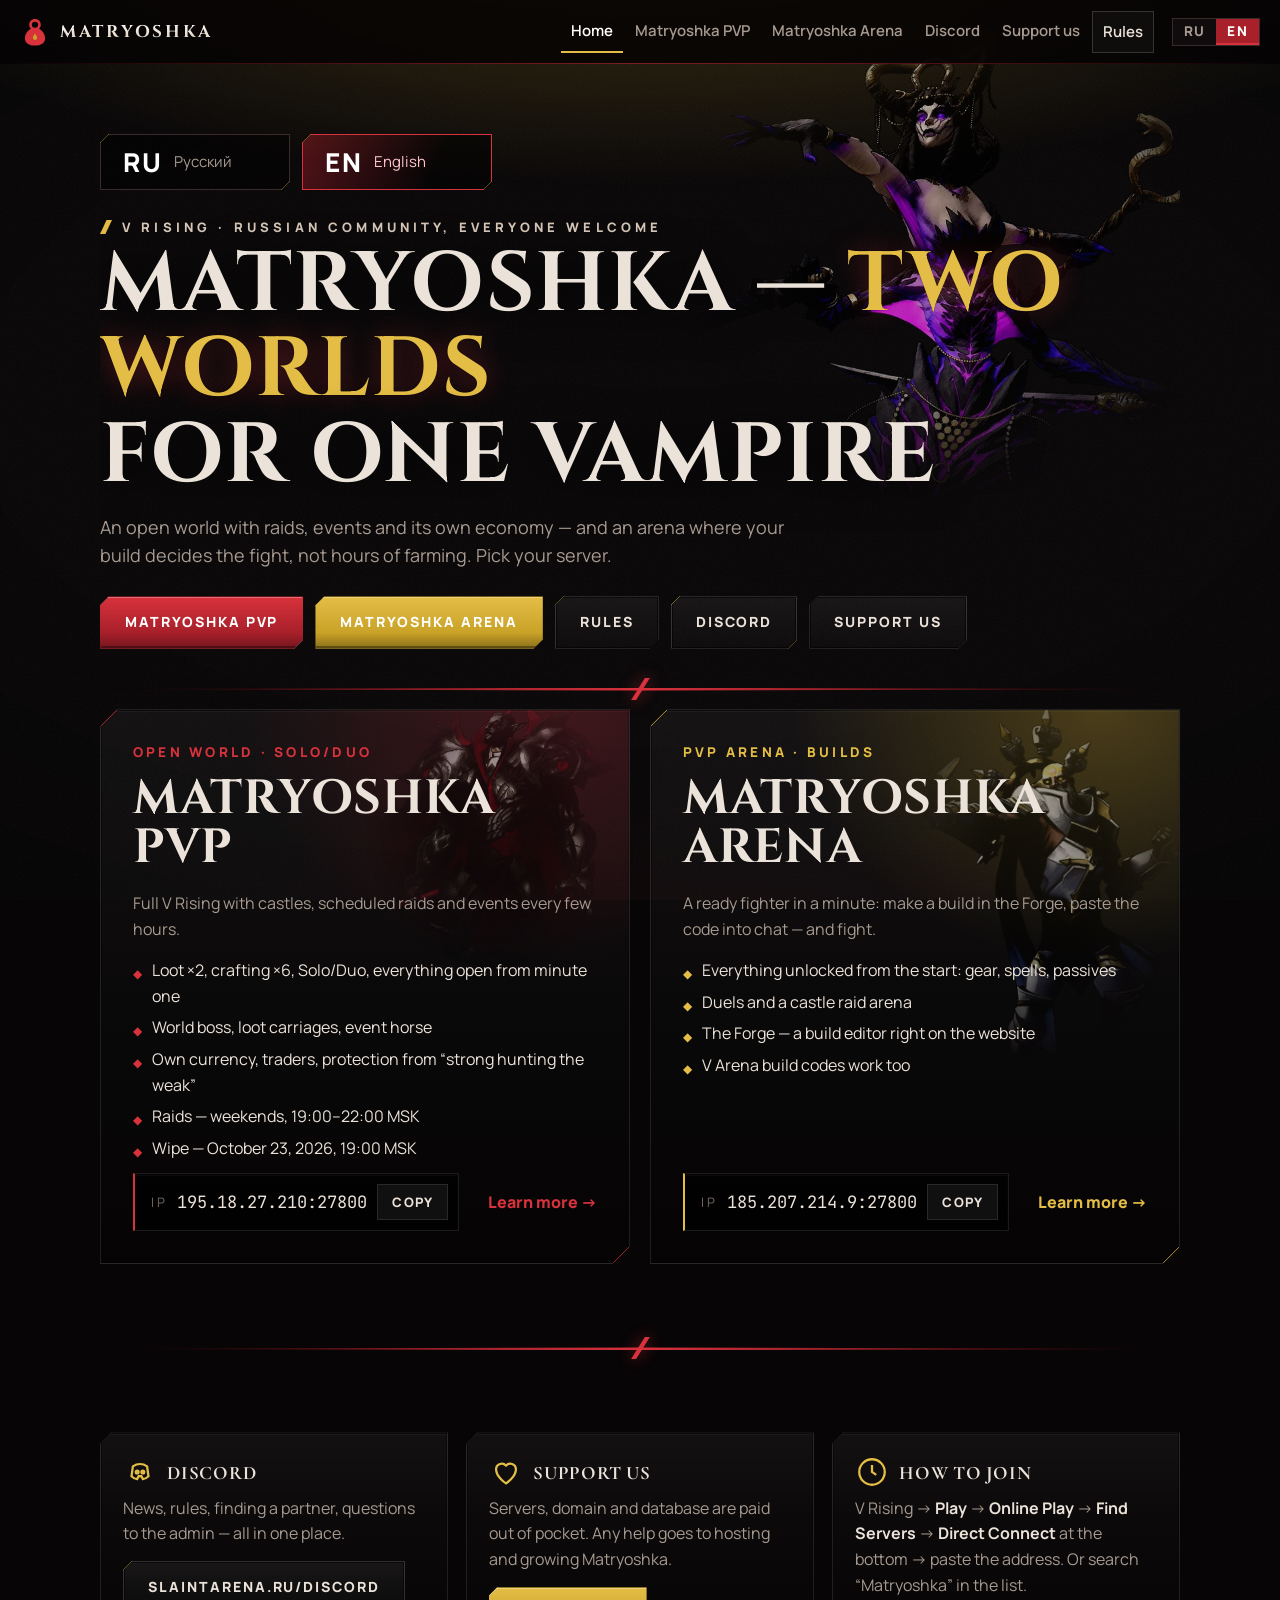
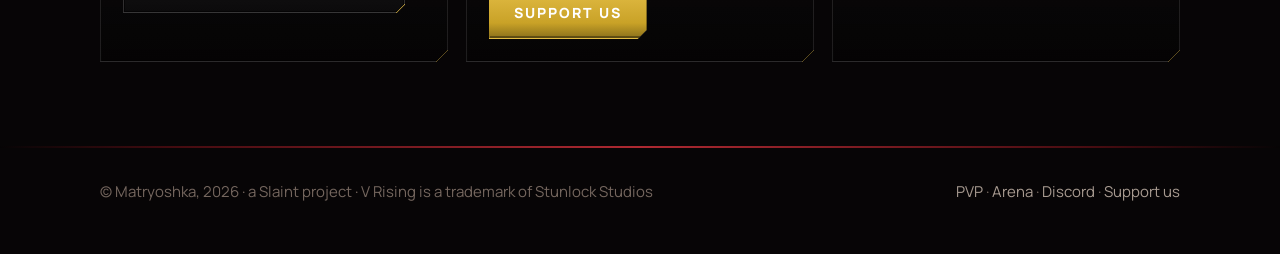
<file: index.html>
<!doctype html>
<html lang="ru">
<head>
<meta charset="utf-8">
<meta name="viewport" content="width=device-width, initial-scale=1">
<title>Матрёшка — серверы V Rising</title>
<meta name="description" content="Матрёшка — проект серверов V Rising: Матрёшка PVP (открытый мир) и Матрёшка Arena (PvP-арена с Кузницей сборок).">
<meta property="og:title" content="Матрёшка — серверы V Rising">
<meta property="og:description" content="Открытый мир PVP и арена. Адреса, ивенты, команды, Discord.">
<link rel="icon" href="assets/mark.svg" type="image/svg+xml">
<link rel="alternate" hreflang="ru" href="https://slaintarena.ru/">
<link rel="alternate" hreflang="en" href="https://slaintarena.ru/en/">
<link rel="preconnect" href="https://fonts.googleapis.com">
<link rel="stylesheet" href="https://fonts.googleapis.com/css2?family=Cinzel:wght@700&family=Cormorant+Garamond:wght@600;700&family=Manrope:wght@400;600;700;800&family=JetBrains+Mono:wght@500&display=swap">
<link rel="stylesheet" href="assets/site.css?v=20261007c">
</head>
<body class="home">
<svg width="0" height="0" style="position:absolute" aria-hidden="true">
  <symbol id="doll" viewBox="0 0 64 64">
    <path fill="currentColor" fill-rule="evenodd" d="M32 4C24.3 4 19.6 9.6 19.6 16.3c0 3.7 1.5 6.8 3.8 9C15.7 29.2 10.5 37 10.5 45.7 10.5 54.8 19.2 61 32 61s21.5-6.2 21.5-15.3c0-8.7-5.2-16.5-12.9-20.4 2.3-2.2 3.8-5.3 3.8-9C44.4 9.6 39.7 4 32 4zM25.3 16.6a6.7 6.2 0 1 1 13.4 0 6.7 6.2 0 1 1-13.4 0z"/>
    <path style="fill:var(--doll-drop,#0a0708)" d="M32 34.5c-1.2 3.4-4.6 6.3-4.6 9.8a4.6 4.6 0 0 0 9.2 0c0-3.5-3.4-6.4-4.6-9.8z"/>
  </symbol>
</svg>

<header class="top">
  <div class="wrap">
    <a class="brand" href="./"><svg class="brand-mark" style="color:var(--blood-lit)"><use href="#doll"/></svg><span class="brand-name">MATRYOSHKA</span></a>
    <button class="burger" aria-label="Меню">☰</button>
    <nav class="nav">
      <a href="./" class="on">Главная</a>
      <a href="pvp/" class="pvp-link">Матрёшка PVP</a>
      <a href="arena/" class="arena-link">Матрёшка Arena</a>
      <a href="discord/">Discord</a>
      <a href="https://www.donationalerts.com/r/sla1nt" target="_blank" rel="noopener">Поддержать проект</a>
      <a href="rules/" class="rules-link">Правила</a>
    </nav>
    <div class="lang-sw"><a href="./" data-lang="ru" class="on">RU</a><a href="en/" data-lang="en">EN</a></div>
  </div>
</header>

<main>
  <div class="wrap">
    <section class="hero">
      <img class="hero-art" src="assets/art/megara.webp" alt="" aria-hidden="true">
      <div class="lang-big" style="margin:0 0 26px"><a class="on" href="./" data-lang="ru"><b>RU</b><span>Русский</span></a><a href="en/" data-lang="en"><b>EN</b><span>English</span></a></div>
      <div class="kicker">V Rising · русскоязычный проект</div>
      <h1>Матрёшка — <span class="accent">два мира</span><br>одного вампира</h1>
      <p class="lead">Открытый мир с рейдами, ивентами и своей экономикой — и арена, где бой решает
        сборка, а не часы фарма. Выбирай свой сервер.</p>
      <div class="hero-actions">
        <a class="btn main" href="pvp/" style="--hue:var(--blood);--hue-lit:var(--blood-lit)">Матрёшка PVP</a>
        <a class="btn main" href="arena/">Матрёшка Arena</a>
        <a class="btn hero-rules" href="rules/">Правила</a>
        <a class="btn" href="discord/">Discord</a>
        <a class="btn" href="https://www.donationalerts.com/r/sla1nt" target="_blank" rel="noopener">Поддержать проект</a>
      </div>
    </section>

    <section style="padding-top:20px">
      <div class="projects">
        <a class="project p-pvp" href="pvp/">
          <img class="p-art" src="assets/art/dracula.webp" alt="" aria-hidden="true">
          <div class="tag">Открытый мир · Solo/Duo</div>
          <h2>Матрёшка PVP</h2>
          <p>Полный V Rising с замками, рейдами по расписанию и ивентами каждые несколько часов.</p>
          <ul>
            <li>Добыча ×2, крафт ×6, Solo/Duo, всё открыто с первой минуты</li>
            <li>Мировой босс, повозки с добычей, ивент-лошадь</li>
            <li>Своя валюта, торговцы, защита от «сильных за слабыми»</li>
            <li>Рейды — по выходным, 19:00–22:00 МСК</li>
            <li>Вайп — 23 октября 2026, 19:00 МСК</li>
          </ul>
          <div class="go">
            <div class="addr" onclick="event.preventDefault()"><span class="label">IP</span><span class="ip">195.18.27.210:27800</span><button class="copy" data-copy="195.18.27.210:27800">Копировать</button></div>
            <span class="more">Подробнее →</span>
          </div>
        </a>

        <a class="project p-arena" href="arena/">
          <img class="p-art" src="assets/art/solarus.webp" alt="" aria-hidden="true">
          <div class="tag">PvP-арена · сборки</div>
          <h2>Матрёшка Arena</h2>
          <p>Готовый боец за минуту: собери сборку в Кузнице, вставь код в чат — и в бой.</p>
          <ul>
            <li>Всё открыто сразу: снаряжение, заклинания, пассивки</li>
            <li>Дуэли и рейд-арена замков</li>
            <li>Кузница — конструктор сборки прямо на сайте</li>
            <li>Коды сборок V Arena тоже подходят</li>
          </ul>
          <div class="go">
            <div class="addr" onclick="event.preventDefault()"><span class="label">IP</span><span class="ip">185.207.214.9:27800</span><button class="copy" data-copy="185.207.214.9:27800">Копировать</button></div>
            <span class="more">Подробнее →</span>
          </div>
        </a>
      </div>
    </section>

    <section>
      <div class="grid g3">
        <div class="card">
          <h3><svg class="ico" viewBox="0 0 24 24" fill="none" stroke="currentColor" stroke-width="1.6"><path d="M7 8c3-2 7-2 10 0l1 7c-1 1-2 2-4 2l-1-2h-2l-1 2c-2 0-3-1-4-2z"/><circle cx="10" cy="12" r="1"/><circle cx="14" cy="12" r="1"/></svg>Discord</h3>
          <p>Новости, правила, поиск напарника, вопросы админу — всё в одном месте.</p>
          <p style="margin-top:14px"><a class="btn" href="discord/">slaintarena.ru/discord</a></p>
        </div>
        <div class="card">
          <h3><svg class="ico" viewBox="0 0 24 24" fill="none" stroke="currentColor" stroke-width="1.6"><path d="M12 20s-7-4.5-7-10a4 4 0 0 1 7-2.5A4 4 0 0 1 19 10c0 5.5-7 10-7 10z"/></svg>Поддержать проект</h3>
          <p>Сервера, домен и база оплачиваются из своего кармана. Любая помощь идёт на аренду и развитие Матрёшки.</p>
          <p style="margin-top:14px"><a class="btn main" href="https://www.donationalerts.com/r/sla1nt" target="_blank" rel="noopener">Поддержать проект</a></p>
        </div>
        <div class="card">
          <h3><svg class="ico" viewBox="0 0 24 24" fill="none" stroke="currentColor" stroke-width="1.6"><circle cx="12" cy="12" r="9"/><path d="M12 7v5l3 2"/></svg>Как зайти</h3>
          <p>V Rising → <b>Играть</b> → <b>Онлайн</b> → <b>Найти сервер</b> → внизу <b>Прямое подключение</b> → вставить адрес. Или найти «Matryoshka» в списке.</p>
        </div>
      </div>
    </section>
  </div>
</main>

<footer class="foot">
  <div class="wrap">
    <span>© Матрёшка, 2026 · проект Slaint · V Rising — торговая марка Stunlock Studios</span>
    <span><a href="pvp/">PVP</a> · <a href="arena/">Arena</a> · <a href="discord/">Discord</a> · <a href="https://www.donationalerts.com/r/sla1nt" target="_blank" rel="noopener">Поддержать проект</a></span>
  </div>
</footer>
<script src="assets/site.js?v=20261007c"></script>
</body>
</html>
</file>
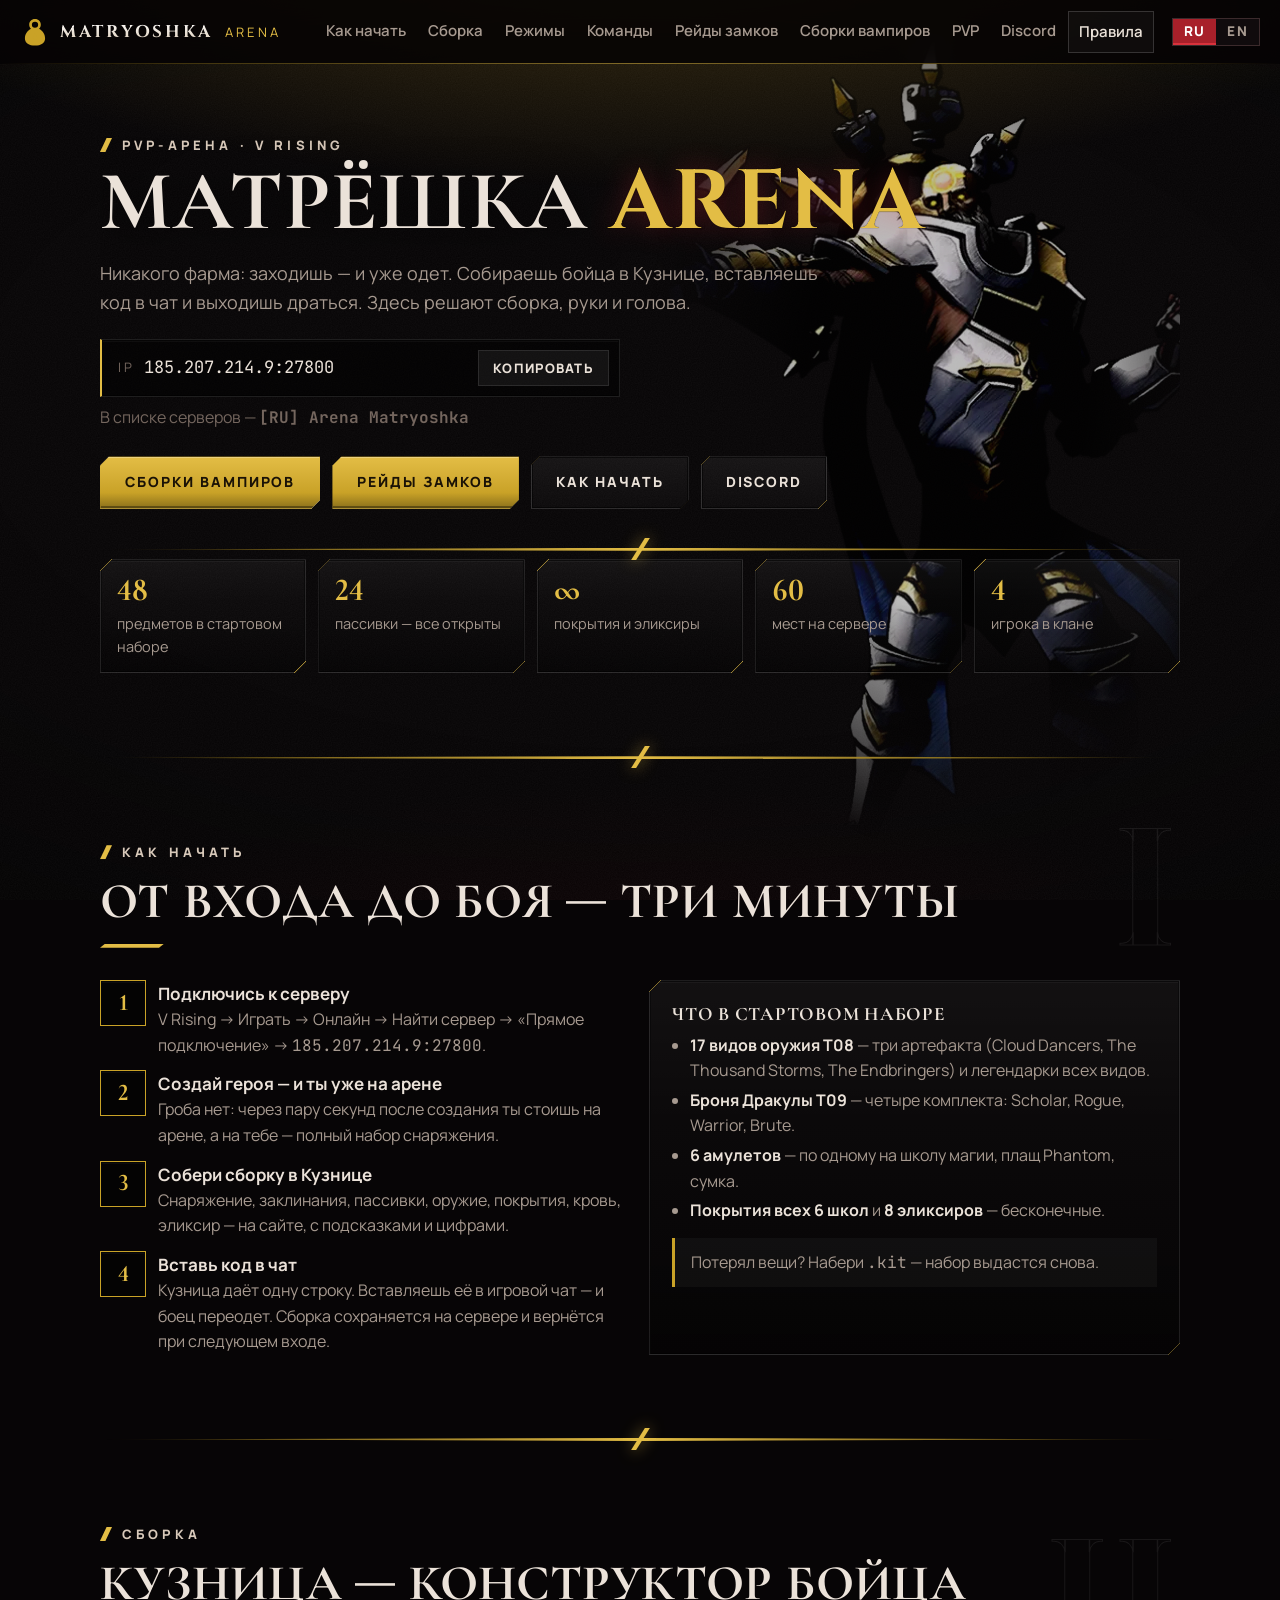
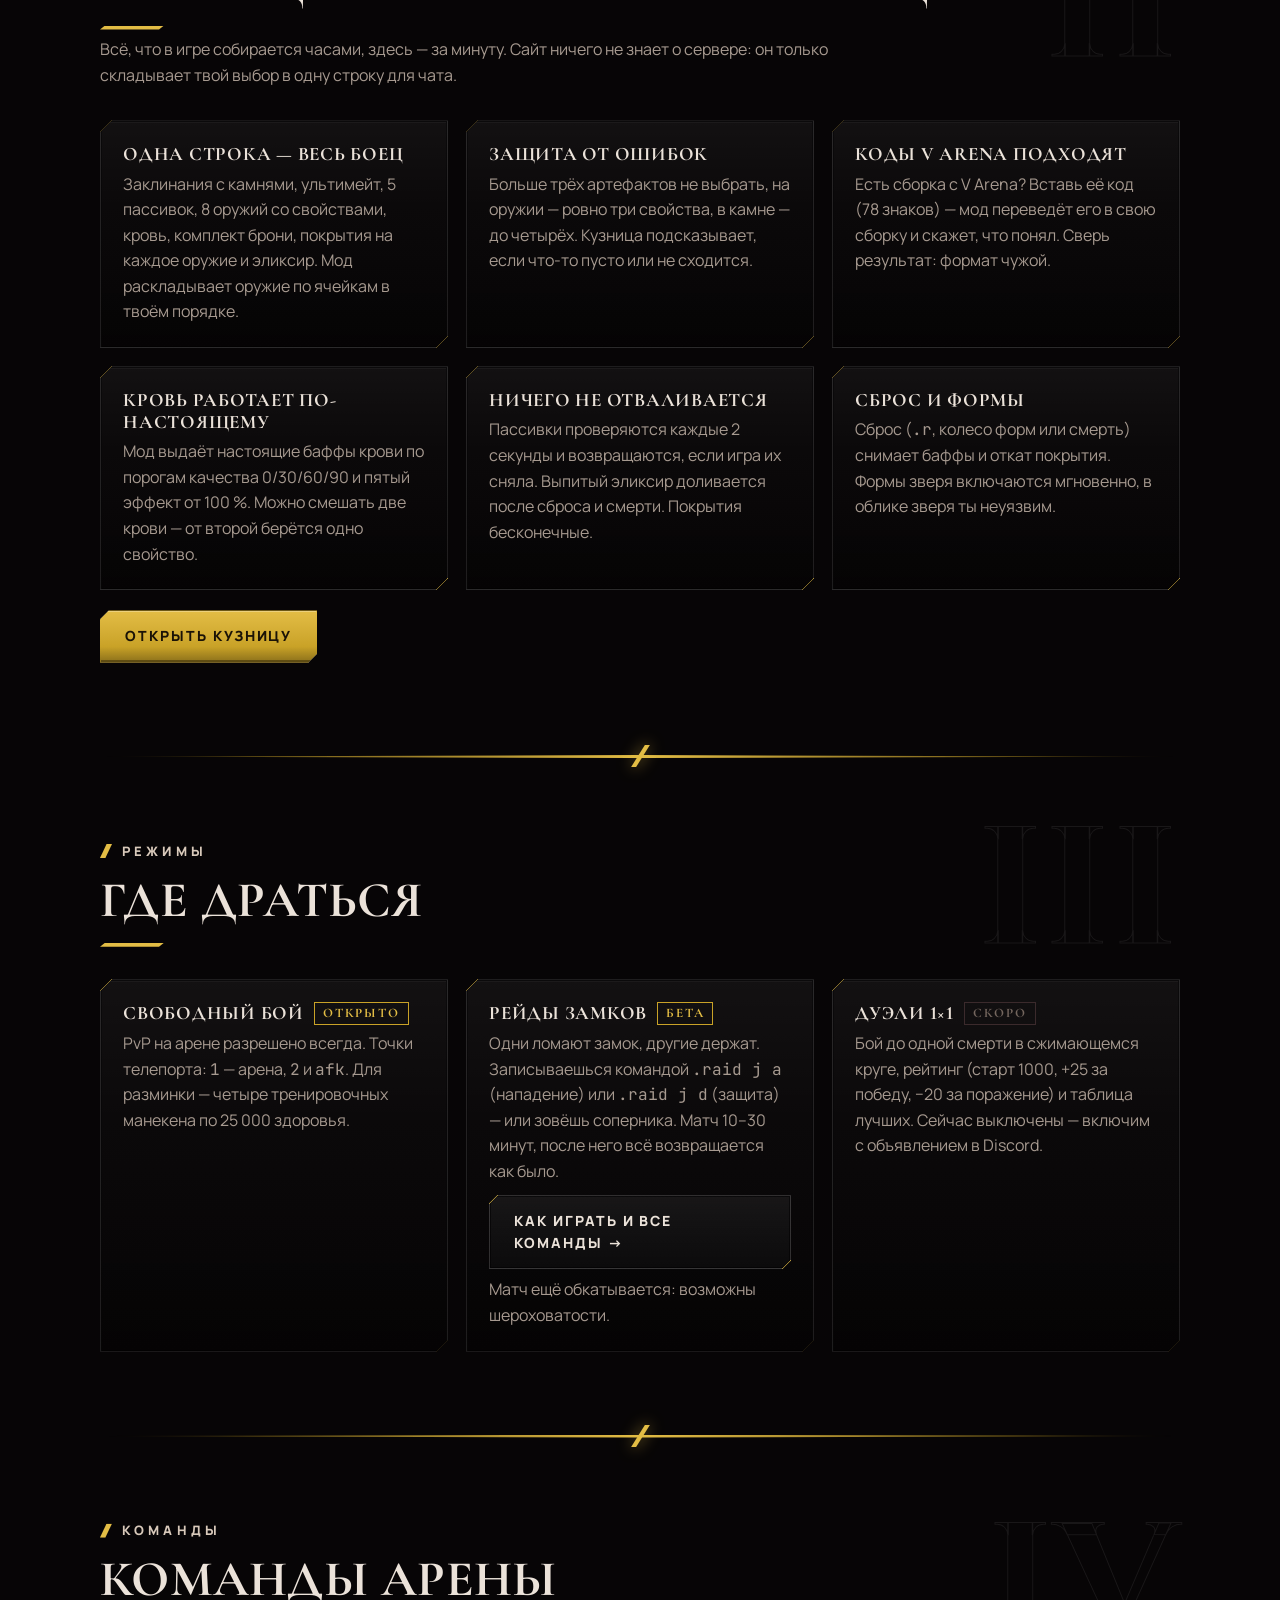
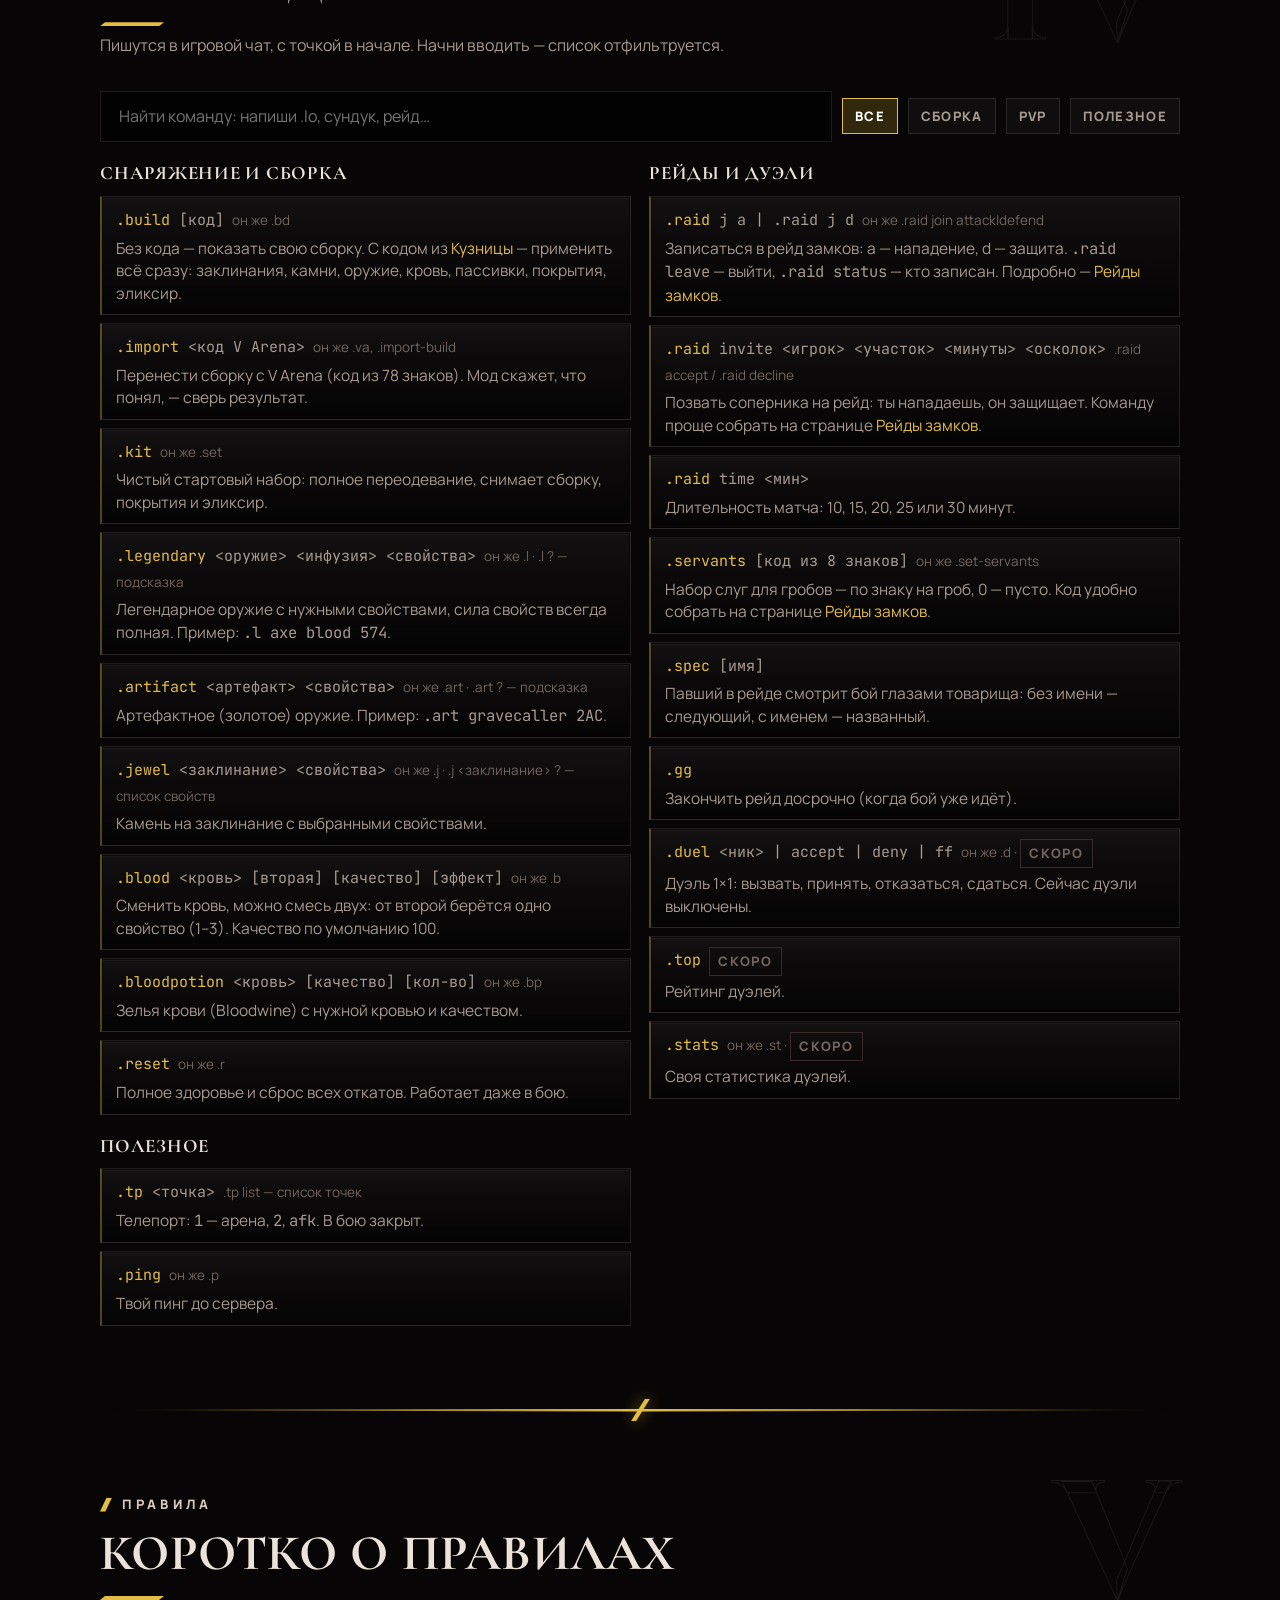
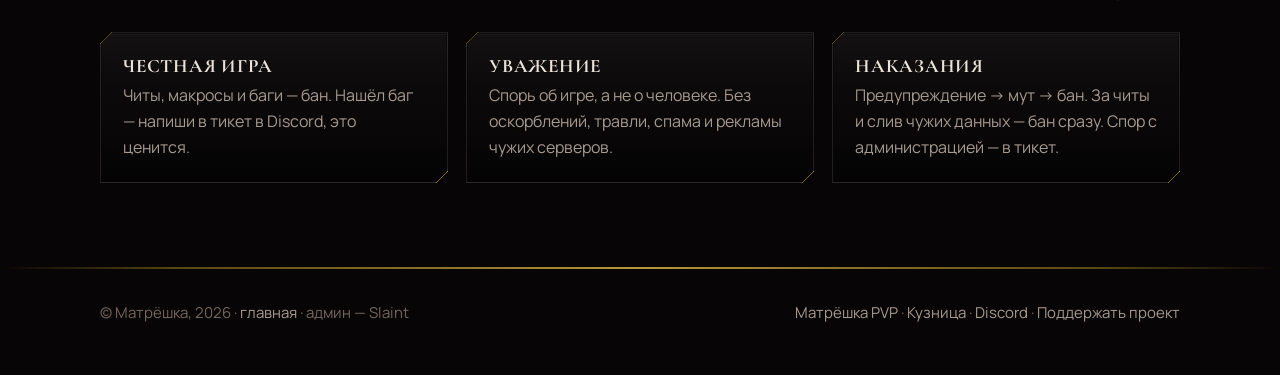
<file: arena/index.html>
<!doctype html>
<html lang="ru">
<head>
<meta charset="utf-8">
<meta name="viewport" content="width=device-width, initial-scale=1">
<title>Матрёшка Arena — PvP-арена V Rising</title>
<meta name="description" content="Матрёшка Arena: PvP-арена V Rising. Адрес сервера, как начать, сборки из Кузницы, режимы и команды.">
<link rel="icon" href="../assets/mark.svg" type="image/svg+xml">
<link rel="alternate" hreflang="ru" href="https://slaintarena.ru/arena/">
<link rel="alternate" hreflang="en" href="https://slaintarena.ru/en/arena/">
<link rel="preconnect" href="https://fonts.googleapis.com">
<link rel="stylesheet" href="https://fonts.googleapis.com/css2?family=Cinzel:wght@700&family=Cormorant+Garamond:wght@600;700&family=Manrope:wght@400;600;700;800&family=JetBrains+Mono:wght@500&display=swap">
<link rel="stylesheet" href="../assets/site.css?v=20261007c">
</head>
<body class="arena">
<svg width="0" height="0" style="position:absolute" aria-hidden="true">
  <symbol id="doll" viewBox="0 0 64 64">
    <path fill="currentColor" fill-rule="evenodd" d="M32 4C24.3 4 19.6 9.6 19.6 16.3c0 3.7 1.5 6.8 3.8 9C15.7 29.2 10.5 37 10.5 45.7 10.5 54.8 19.2 61 32 61s21.5-6.2 21.5-15.3c0-8.7-5.2-16.5-12.9-20.4 2.3-2.2 3.8-5.3 3.8-9C44.4 9.6 39.7 4 32 4zM25.3 16.6a6.7 6.2 0 1 1 13.4 0 6.7 6.2 0 1 1-13.4 0z"/>
    <path style="fill:var(--doll-drop,#0a0708)" d="M32 34.5c-1.2 3.4-4.6 6.3-4.6 9.8a4.6 4.6 0 0 0 9.2 0c0-3.5-3.4-6.4-4.6-9.8z"/>
  </symbol>
</svg>

<header class="top">
  <div class="wrap">
    <a class="brand" href="../"><svg class="brand-mark" style="color:var(--gold)"><use href="#doll"/></svg><span class="brand-name">MATRYOSHKA</span><span class="brand-sub">Arena</span></a>
    <button class="burger" aria-label="Меню">☰</button>
    <nav class="nav">
      <a href="#start">Как начать</a>
      <a href="#build">Сборка</a>
      <a href="#modes">Режимы</a>
      <a href="#commands">Команды</a>
      <a href="raid/">Рейды замков</a>
      <a href="../forge/">Сборки вампиров</a>
      <a href="../pvp/" class="pvp-link">PVP</a>
      <a href="../discord/">Discord</a>
      <a href="../rules/" class="rules-link">Правила</a>
    </nav>
    <div class="lang-sw"><a href="./" data-lang="ru" class="on">RU</a><a href="../en/arena/" data-lang="en">EN</a></div>
  </div>
</header>

<main>
<div class="wrap">

  <section class="hero">
    <img class="hero-art" src="../assets/art/solarus.webp" alt="" aria-hidden="true">
    <div class="kicker">PvP-арена · V Rising</div>
    <h1>Матрёшка <span class="accent">Arena</span></h1>
    <p class="lead">Никакого фарма: заходишь — и уже одет. Собираешь бойца в Кузнице, вставляешь код
      в чат и выходишь драться. Здесь решают сборка, руки и голова.</p>
    <div class="addr" style="max-width:520px; margin-top:22px">
      <span class="label">IP</span><span class="ip">185.207.214.9:27800</span>
      <button class="copy" data-copy="185.207.214.9:27800">Копировать</button>
    </div>
    <p class="dim" style="margin-top:8px">В списке серверов — <b class="mono">[RU] Arena Matryoshka</b></p>
    <div class="hero-actions">
      <a class="btn main" href="../forge/">Сборки вампиров</a>
      <a class="btn main" href="raid/">Рейды замков</a>
      <a class="btn" href="#start">Как начать</a>
      <a class="btn" href="../discord/">Discord</a>
    </div>
  </section>

  <section style="padding-top:10px">
    <div class="facts">
      <div class="fact"><div class="v">48</div><div class="k">предметов в стартовом наборе</div></div>
      <div class="fact"><div class="v">24</div><div class="k">пассивки — все открыты</div></div>
      <div class="fact"><div class="v">∞</div><div class="k">покрытия и эликсиры</div></div>
      <div class="fact"><div class="v">60</div><div class="k">мест на сервере</div></div>
      <div class="fact"><div class="v">4</div><div class="k">игрока в клане</div></div>
    </div>
  </section>

  <section id="start">
    <div class="sec-head">
      <div class="kicker">Как начать</div>
      <h2>От входа до боя — три минуты</h2>
    </div>
    <div class="grid g2">
      <div class="steps">
        <div class="step"><div><b>Подключись к серверу</b><span>V Rising → Играть → Онлайн → Найти сервер → «Прямое подключение» → <span class="mono">185.207.214.9:27800</span>.</span></div></div>
        <div class="step"><div><b>Создай героя — и ты уже на арене</b><span>Гроба нет: через пару секунд после создания ты стоишь на арене, а на тебе — полный набор снаряжения.</span></div></div>
        <div class="step"><div><b>Собери сборку в Кузнице</b><span>Снаряжение, заклинания, пассивки, оружие, покрытия, кровь, эликсир — на сайте, с подсказками и цифрами.</span></div></div>
        <div class="step"><div><b>Вставь код в чат</b><span>Кузница даёт одну строку. Вставляешь её в игровой чат — и боец переодет. Сборка сохраняется на сервере и вернётся при следующем входе.</span></div></div>
      </div>
      <div class="card">
        <h3>Что в стартовом наборе</h3>
        <ul>
          <li><b>17 видов оружия T08</b> — три артефакта (Cloud Dancers, The Thousand Storms, The Endbringers) и легендарки всех видов.</li>
          <li><b>Броня Дракулы T09</b> — четыре комплекта: Scholar, Rogue, Warrior, Brute.</li>
          <li><b>6 амулетов</b> — по одному на школу магии, плащ Phantom, сумка.</li>
          <li><b>Покрытия всех 6 школ</b> и <b>8 эликсиров</b> — бесконечные.</li>
        </ul>
        <p class="note" style="margin-top:14px">Потерял вещи? Набери <span class="mono">.kit</span> — набор выдастся снова.</p>
      </div>
    </div>
  </section>

  <section id="build">
    <div class="sec-head">
      <div class="kicker">Сборка</div>
      <h2>Кузница — конструктор бойца</h2>
      <p>Всё, что в игре собирается часами, здесь — за минуту. Сайт ничего не знает о сервере: он только
        складывает твой выбор в одну строку для чата.</p>
    </div>
    <div class="grid g3">
      <div class="card">
        <h3>Одна строка — весь боец</h3>
        <p>Заклинания с камнями, ультимейт, 5 пассивок, 8 оружий со свойствами, кровь, комплект брони,
          покрытия на каждое оружие и эликсир. Мод раскладывает оружие по ячейкам в твоём порядке.</p>
      </div>
      <div class="card">
        <h3>Защита от ошибок</h3>
        <p>Больше трёх артефактов не выбрать, на оружии — ровно три свойства, в камне — до четырёх.
          Кузница подсказывает, если что-то пусто или не сходится.</p>
      </div>
      <div class="card">
        <h3>Коды V Arena подходят</h3>
        <p>Есть сборка с V Arena? Вставь её код (78 знаков) — мод переведёт его в свою сборку и скажет,
          что понял. Сверь результат: формат чужой.</p>
      </div>
      <div class="card">
        <h3>Кровь работает по-настоящему</h3>
        <p>Мод выдаёт настоящие баффы крови по порогам качества 0/30/60/90 и пятый эффект от 100 %.
          Можно смешать две крови — от второй берётся одно свойство.</p>
      </div>
      <div class="card">
        <h3>Ничего не отваливается</h3>
        <p>Пассивки проверяются каждые 2 секунды и возвращаются, если игра их сняла. Выпитый эликсир
          доливается после сброса и смерти. Покрытия бесконечные.</p>
      </div>
      <div class="card">
        <h3>Сброс и формы</h3>
        <p>Сброс (<span class="mono">.r</span>, колесо форм или смерть) снимает баффы и откат покрытия.
          Формы зверя включаются мгновенно, в облике зверя ты неуязвим.</p>
      </div>
    </div>
    <p style="margin-top:20px"><a class="btn main" href="../forge/">Открыть Кузницу</a></p>
  </section>

  <section id="modes">
    <div class="sec-head">
      <div class="kicker">Режимы</div>
      <h2>Где драться</h2>
    </div>
    <div class="grid g3">
      <div class="card">
        <h3>Свободный бой <span class="badge">открыто</span></h3>
        <p>PvP на арене разрешено всегда. Точки телепорта: <span class="mono">1</span> — арена,
          <span class="mono">2</span> и <span class="mono">afk</span>. Для разминки — четыре
          тренировочных манекена по 25 000 здоровья.</p>
      </div>
      <div class="card">
        <h3>Рейды замков <span class="badge">бета</span></h3>
        <p>Одни ломают замок, другие держат. Записываешься командой <span class="mono">.raid j a</span>
          (нападение) или <span class="mono">.raid j d</span> (защита) — или зовёшь соперника. Матч 10–30 минут,
          после него всё возвращается как было.</p>
        <p style="margin-top:10px"><a class="btn" href="raid/">Как играть и все команды →</a></p>
        <p class="dim" style="margin-top:8px">Матч ещё обкатывается: возможны шероховатости.</p>
      </div>
      <div class="card">
        <h3>Дуэли 1×1 <span class="badge soon">скоро</span></h3>
        <p>Бой до одной смерти в сжимающемся круге, рейтинг (старт 1000, +25 за победу, −20 за
          поражение) и таблица лучших. Сейчас выключены — включим с объявлением в Discord.</p>
      </div>
    </div>
  </section>

  <section id="commands">
    <div class="sec-head">
      <div class="kicker">Команды</div>
      <h2>Команды арены</h2>
      <p>Пишутся в игровой чат, с точкой в начале. Начни вводить — список отфильтруется.</p>
    </div>
<!--CMDS-->
    <div class="cmd-tools">
      <input class="search" type="search" placeholder="Найти команду: напиши .lo, сундук, рейд…" aria-label="Поиск по командам">
      <button class="filter on" data-g="all">Все</button>
      <button class="filter" data-g="build">Сборка</button>
      <button class="filter" data-g="pvp">PvP</button>
      <button class="filter" data-g="util">Полезное</button>
    </div>
    <div class="cmds">
      <div class="cmd-group"><h3>Снаряжение и сборка</h3>
        <div class="cmd" data-g="build"><div><code>.build <span class="arg">[код]</span></code><span class="al">он же .bd</span></div><div class="d">Без кода — показать свою сборку. С кодом из <a href="../forge/">Кузницы</a> — применить всё сразу: заклинания, камни, оружие, кровь, пассивки, покрытия, эликсир.</div></div>
        <div class="cmd" data-g="build"><div><code>.import <span class="arg">&lt;код V Arena&gt;</span></code><span class="al">он же .va, .import-build</span></div><div class="d">Перенести сборку с V Arena (код из 78 знаков). Мод скажет, что понял, — сверь результат.</div></div>
        <div class="cmd" data-g="build"><div><code>.kit</code><span class="al">он же .set</span></div><div class="d">Чистый стартовый набор: полное переодевание, снимает сборку, покрытия и эликсир.</div></div>
        <div class="cmd" data-g="build"><div><code>.legendary <span class="arg">&lt;оружие&gt; &lt;инфузия&gt; &lt;свойства&gt;</span></code><span class="al">он же .l · .l ? — подсказка</span></div><div class="d">Легендарное оружие с нужными свойствами, сила свойств всегда полная. Пример: <span class="mono">.l axe blood 574</span>.</div></div>
        <div class="cmd" data-g="build"><div><code>.artifact <span class="arg">&lt;артефакт&gt; &lt;свойства&gt;</span></code><span class="al">он же .art · .art ? — подсказка</span></div><div class="d">Артефактное (золотое) оружие. Пример: <span class="mono">.art gravecaller 2AC</span>.</div></div>
        <div class="cmd" data-g="build"><div><code>.jewel <span class="arg">&lt;заклинание&gt; &lt;свойства&gt;</span></code><span class="al">он же .j · .j &lt;заклинание&gt; ? — список свойств</span></div><div class="d">Камень на заклинание с выбранными свойствами.</div></div>
        <div class="cmd" data-g="build"><div><code>.blood <span class="arg">&lt;кровь&gt; [вторая] [качество] [эффект]</span></code><span class="al">он же .b</span></div><div class="d">Сменить кровь, можно смесь двух: от второй берётся одно свойство (1–3). Качество по умолчанию 100.</div></div>
        <div class="cmd" data-g="build"><div><code>.bloodpotion <span class="arg">&lt;кровь&gt; [качество] [кол-во]</span></code><span class="al">он же .bp</span></div><div class="d">Зелья крови (Bloodwine) с нужной кровью и качеством.</div></div>
        <div class="cmd" data-g="build"><div><code>.reset</code><span class="al">он же .r</span></div><div class="d">Полное здоровье и сброс всех откатов. Работает даже в бою.</div></div>
      </div>
      <div class="cmd-group"><h3>Рейды и дуэли</h3>
        <div class="cmd" data-g="pvp"><div><code>.raid <span class="arg">j a | .raid j d</span></code><span class="al">он же .raid join attack|defend</span></div><div class="d">Записаться в рейд замков: a — нападение, d — защита. <span class="mono">.raid leave</span> — выйти, <span class="mono">.raid status</span> — кто записан. Подробно — <a href="raid/">Рейды замков</a>.</div></div>
        <div class="cmd" data-g="pvp"><div><code>.raid <span class="arg">invite &lt;игрок&gt; &lt;участок&gt; &lt;минуты&gt; &lt;осколок&gt;</span></code><span class="al">.raid accept / .raid decline</span></div><div class="d">Позвать соперника на рейд: ты нападаешь, он защищает. Команду проще собрать на странице <a href="raid/#call">Рейды замков</a>.</div></div>
        <div class="cmd" data-g="pvp"><div><code>.raid <span class="arg">time &lt;мин&gt;</span></code></div><div class="d">Длительность матча: 10, 15, 20, 25 или 30 минут.</div></div>
        <div class="cmd" data-g="pvp"><div><code>.servants <span class="arg">[код из 8 знаков]</span></code><span class="al">он же .set-servants</span></div><div class="d">Набор слуг для гробов — по знаку на гроб, 0 — пусто. Код удобно собрать на странице <a href="raid/#servants">Рейды замков</a>.</div></div>
        <div class="cmd" data-g="pvp"><div><code>.spec <span class="arg">[имя]</span></code></div><div class="d">Павший в рейде смотрит бой глазами товарища: без имени — следующий, с именем — названный.</div></div>
        <div class="cmd" data-g="pvp"><div><code>.gg</code></div><div class="d">Закончить рейд досрочно (когда бой уже идёт).</div></div>
        <div class="cmd" data-g="pvp"><div><code>.duel <span class="arg">&lt;ник&gt; | accept | deny | ff</span></code><span class="al">он же .d · <span class="badge soon">скоро</span></span></div><div class="d">Дуэль 1×1: вызвать, принять, отказаться, сдаться. Сейчас дуэли выключены.</div></div>
        <div class="cmd" data-g="pvp"><div><code>.top</code><span class="al"><span class="badge soon">скоро</span></span></div><div class="d">Рейтинг дуэлей.</div></div>
        <div class="cmd" data-g="pvp"><div><code>.stats</code><span class="al">он же .st · <span class="badge soon">скоро</span></span></div><div class="d">Своя статистика дуэлей.</div></div>
      </div>
      <div class="cmd-group"><h3>Полезное</h3>
        <div class="cmd" data-g="util"><div><code>.tp <span class="arg">&lt;точка&gt;</span></code><span class="al">.tp list — список точек</span></div><div class="d">Телепорт: <span class="mono">1</span> — арена, <span class="mono">2</span>, <span class="mono">afk</span>. В бою закрыт.</div></div>
        <div class="cmd" data-g="util"><div><code>.ping</code><span class="al">он же .p</span></div><div class="d">Твой пинг до сервера.</div></div>
      </div>
      <div class="cmd-empty">Ничего не нашлось — попробуй другое слово.</div>
    </div>
<!--/CMDS-->
  </section>

  <section id="rules">
    <div class="sec-head">
      <div class="kicker">Правила</div>
      <h2>Коротко о правилах</h2>
    </div>
    <div class="grid g3">
      <div class="card"><h3>Честная игра</h3><p>Читы, макросы и баги — бан. Нашёл баг — напиши в тикет в Discord, это ценится.</p></div>
      <div class="card"><h3>Уважение</h3><p>Спорь об игре, а не о человеке. Без оскорблений, травли, спама и рекламы чужих серверов.</p></div>
      <div class="card"><h3>Наказания</h3><p>Предупреждение → мут → бан. За читы и слив чужих данных — бан сразу. Спор с администрацией — в тикет.</p></div>
    </div>
  </section>

</div>
</main>

<footer class="foot">
  <div class="wrap">
    <span>© Матрёшка, 2026 · <a href="../">главная</a> · админ — Slaint</span>
    <span><a href="../pvp/">Матрёшка PVP</a> · <a href="../forge/">Кузница</a> · <a href="../discord/">Discord</a> · <a href="https://www.donationalerts.com/r/sla1nt" target="_blank" rel="noopener">Поддержать проект</a></span>
  </div>
</footer>
<script src="../assets/site.js?v=20261007c"></script>
</body>
</html>
</file>
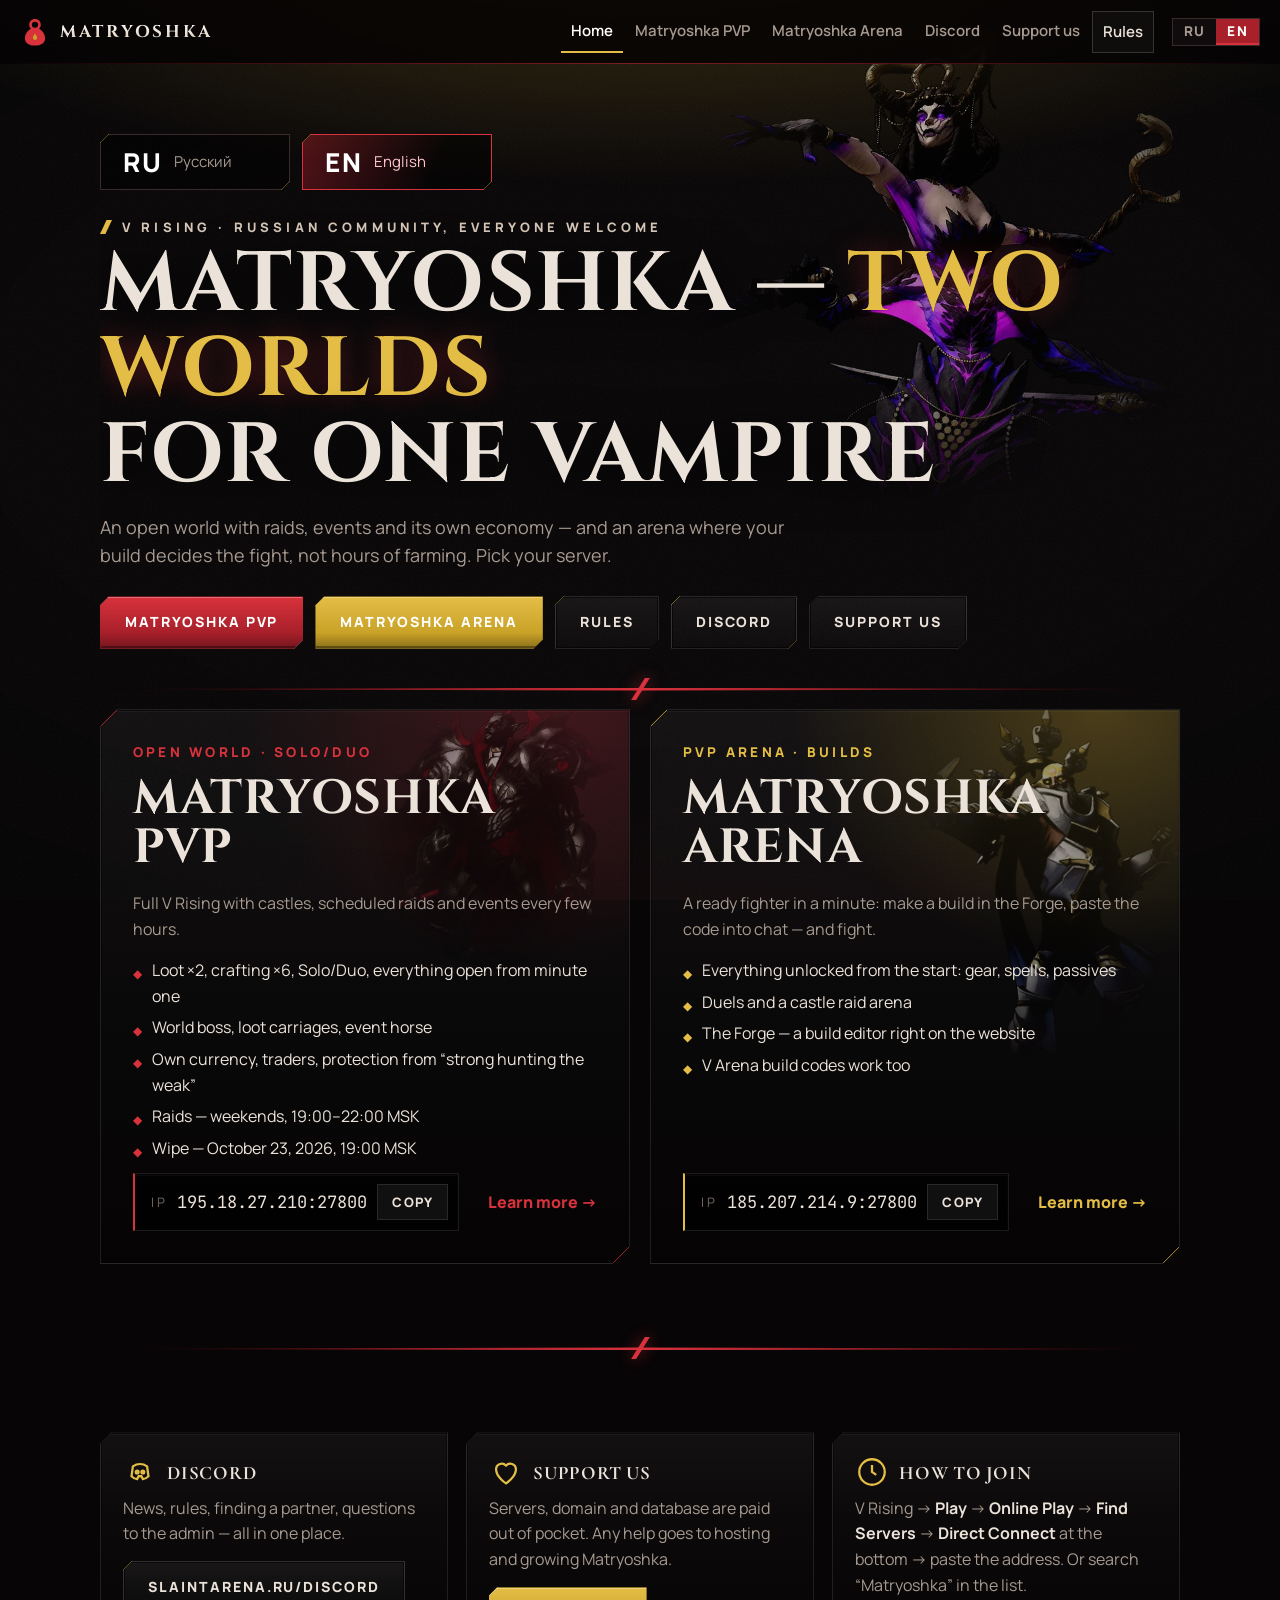
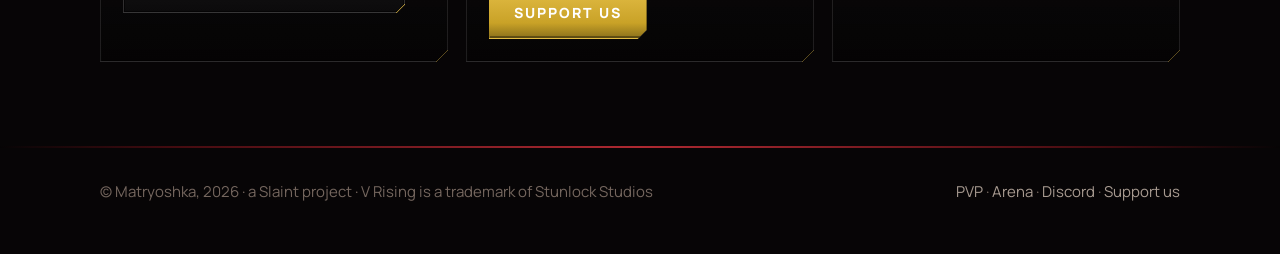
<file: en/index.html>
<!doctype html>
<html lang="en">
<head>
<meta charset="utf-8">
<meta name="viewport" content="width=device-width, initial-scale=1">
<title>Matryoshka — V Rising servers</title>
<meta name="description" content="Matryoshka — a V Rising server project: Matryoshka PVP (open world) and Matryoshka Arena (PvP arena with the Forge build editor).">
<meta property="og:title" content="Matryoshka — V Rising servers">
<meta property="og:description" content="Open-world PVP and an arena. Addresses, events, commands, Discord.">
<link rel="icon" href="../assets/mark.svg" type="image/svg+xml">
<link rel="alternate" hreflang="ru" href="https://slaintarena.ru/">
<link rel="alternate" hreflang="en" href="https://slaintarena.ru/en/">
<link rel="preconnect" href="https://fonts.googleapis.com">
<link rel="stylesheet" href="https://fonts.googleapis.com/css2?family=Cinzel:wght@700&family=Cormorant+Garamond:wght@600;700&family=Manrope:wght@400;600;700;800&family=JetBrains+Mono:wght@500&display=swap">
<link rel="stylesheet" href="../assets/site.css?v=20261007c">
</head>
<body class="home">
<svg width="0" height="0" style="position:absolute" aria-hidden="true">
  <symbol id="doll" viewBox="0 0 64 64">
    <path fill="currentColor" fill-rule="evenodd" d="M32 4C24.3 4 19.6 9.6 19.6 16.3c0 3.7 1.5 6.8 3.8 9C15.7 29.2 10.5 37 10.5 45.7 10.5 54.8 19.2 61 32 61s21.5-6.2 21.5-15.3c0-8.7-5.2-16.5-12.9-20.4 2.3-2.2 3.8-5.3 3.8-9C44.4 9.6 39.7 4 32 4zM25.3 16.6a6.7 6.2 0 1 1 13.4 0 6.7 6.2 0 1 1-13.4 0z"/>
    <path style="fill:var(--doll-drop,#0a0708)" d="M32 34.5c-1.2 3.4-4.6 6.3-4.6 9.8a4.6 4.6 0 0 0 9.2 0c0-3.5-3.4-6.4-4.6-9.8z"/>
  </symbol>
</svg>

<header class="top">
  <div class="wrap">
    <a class="brand" href="./"><svg class="brand-mark" style="color:var(--blood-lit)"><use href="#doll"/></svg><span class="brand-name">MATRYOSHKA</span></a>
    <button class="burger" aria-label="Menu">☰</button>
    <nav class="nav">
      <a href="./" class="on">Home</a>
      <a href="pvp/" class="pvp-link">Matryoshka PVP</a>
      <a href="arena/" class="arena-link">Matryoshka Arena</a>
      <a href="../discord/">Discord</a>
      <a href="https://www.donationalerts.com/r/sla1nt" target="_blank" rel="noopener">Support us</a>
      <a href="rules/" class="rules-link">Rules</a>
    </nav>
    <div class="lang-sw"><a href="../" data-lang="ru">RU</a><a href="./" data-lang="en" class="on">EN</a></div>
  </div>
</header>

<main>
  <div class="wrap">
    <section class="hero">
      <img class="hero-art" src="../assets/art/megara.webp" alt="" aria-hidden="true">
      <div class="lang-big" style="margin:0 0 26px"><a href="../" data-lang="ru"><b>RU</b><span>Русский</span></a><a class="on" href="./" data-lang="en"><b>EN</b><span>English</span></a></div>
      <div class="kicker">V Rising · Russian community, everyone welcome</div>
      <h1>Matryoshka — <span class="accent">two worlds</span><br>for one vampire</h1>
      <p class="lead">An open world with raids, events and its own economy — and an arena where your build
        decides the fight, not hours of farming. Pick your server.</p>
      <div class="hero-actions">
        <a class="btn main" href="pvp/" style="--hue:var(--blood);--hue-lit:var(--blood-lit)">Matryoshka PVP</a>
        <a class="btn main" href="arena/">Matryoshka Arena</a>
        <a class="btn hero-rules" href="rules/">Rules</a>
        <a class="btn" href="../discord/">Discord</a>
        <a class="btn" href="https://www.donationalerts.com/r/sla1nt" target="_blank" rel="noopener">Support us</a>
      </div>
    </section>

    <section style="padding-top:20px">
      <div class="projects">
        <a class="project p-pvp" href="pvp/">
          <img class="p-art" src="../assets/art/dracula.webp" alt="" aria-hidden="true">
          <div class="tag">Open world · Solo/Duo</div>
          <h2>Matryoshka PVP</h2>
          <p>Full V Rising with castles, scheduled raids and events every few hours.</p>
          <ul>
            <li>Loot ×2, crafting ×6, Solo/Duo, everything open from minute one</li>
            <li>World boss, loot carriages, event horse</li>
            <li>Own currency, traders, protection from “strong hunting the weak”</li>
            <li>Raids — weekends, 19:00–22:00 MSK</li>
            <li>Wipe — October 23, 2026, 19:00 MSK</li>
          </ul>
          <div class="go">
            <div class="addr" onclick="event.preventDefault()"><span class="label">IP</span><span class="ip">195.18.27.210:27800</span><button class="copy" data-copy="195.18.27.210:27800">Copy</button></div>
            <span class="more">Learn more →</span>
          </div>
        </a>

        <a class="project p-arena" href="arena/">
          <img class="p-art" src="../assets/art/solarus.webp" alt="" aria-hidden="true">
          <div class="tag">PvP arena · builds</div>
          <h2>Matryoshka Arena</h2>
          <p>A ready fighter in a minute: make a build in the Forge, paste the code into chat — and fight.</p>
          <ul>
            <li>Everything unlocked from the start: gear, spells, passives</li>
            <li>Duels and a castle raid arena</li>
            <li>The Forge — a build editor right on the website</li>
            <li>V Arena build codes work too</li>
          </ul>
          <div class="go">
            <div class="addr" onclick="event.preventDefault()"><span class="label">IP</span><span class="ip">185.207.214.9:27800</span><button class="copy" data-copy="185.207.214.9:27800">Copy</button></div>
            <span class="more">Learn more →</span>
          </div>
        </a>
      </div>
    </section>

    <section>
      <div class="grid g3">
        <div class="card">
          <h3><svg class="ico" viewBox="0 0 24 24" fill="none" stroke="currentColor" stroke-width="1.6"><path d="M7 8c3-2 7-2 10 0l1 7c-1 1-2 2-4 2l-1-2h-2l-1 2c-2 0-3-1-4-2z"/><circle cx="10" cy="12" r="1"/><circle cx="14" cy="12" r="1"/></svg>Discord</h3>
          <p>News, rules, finding a partner, questions to the admin — all in one place.</p>
          <p style="margin-top:14px"><a class="btn" href="../discord/">slaintarena.ru/discord</a></p>
        </div>
        <div class="card">
          <h3><svg class="ico" viewBox="0 0 24 24" fill="none" stroke="currentColor" stroke-width="1.6"><path d="M12 20s-7-4.5-7-10a4 4 0 0 1 7-2.5A4 4 0 0 1 19 10c0 5.5-7 10-7 10z"/></svg>Support us</h3>
          <p>Servers, domain and database are paid out of pocket. Any help goes to hosting and growing Matryoshka.</p>
          <p style="margin-top:14px"><a class="btn main" href="https://www.donationalerts.com/r/sla1nt" target="_blank" rel="noopener">Support us</a></p>
        </div>
        <div class="card">
          <h3><svg class="ico" viewBox="0 0 24 24" fill="none" stroke="currentColor" stroke-width="1.6"><circle cx="12" cy="12" r="9"/><path d="M12 7v5l3 2"/></svg>How to join</h3>
          <p>V Rising → <b>Play</b> → <b>Online Play</b> → <b>Find Servers</b> → <b>Direct Connect</b> at the bottom → paste the address. Or search “Matryoshka” in the list.</p>
        </div>
      </div>
    </section>
  </div>
</main>

<footer class="foot">
  <div class="wrap">
    <span>© Matryoshka, 2026 · a Slaint project · V Rising is a trademark of Stunlock Studios</span>
    <span><a href="pvp/">PVP</a> · <a href="arena/">Arena</a> · <a href="../discord/">Discord</a> · <a href="https://www.donationalerts.com/r/sla1nt" target="_blank" rel="noopener">Support us</a></span>
  </div>
</footer>
<script src="../assets/site.js?v=20261007c"></script>
</body>
</html>
</file>
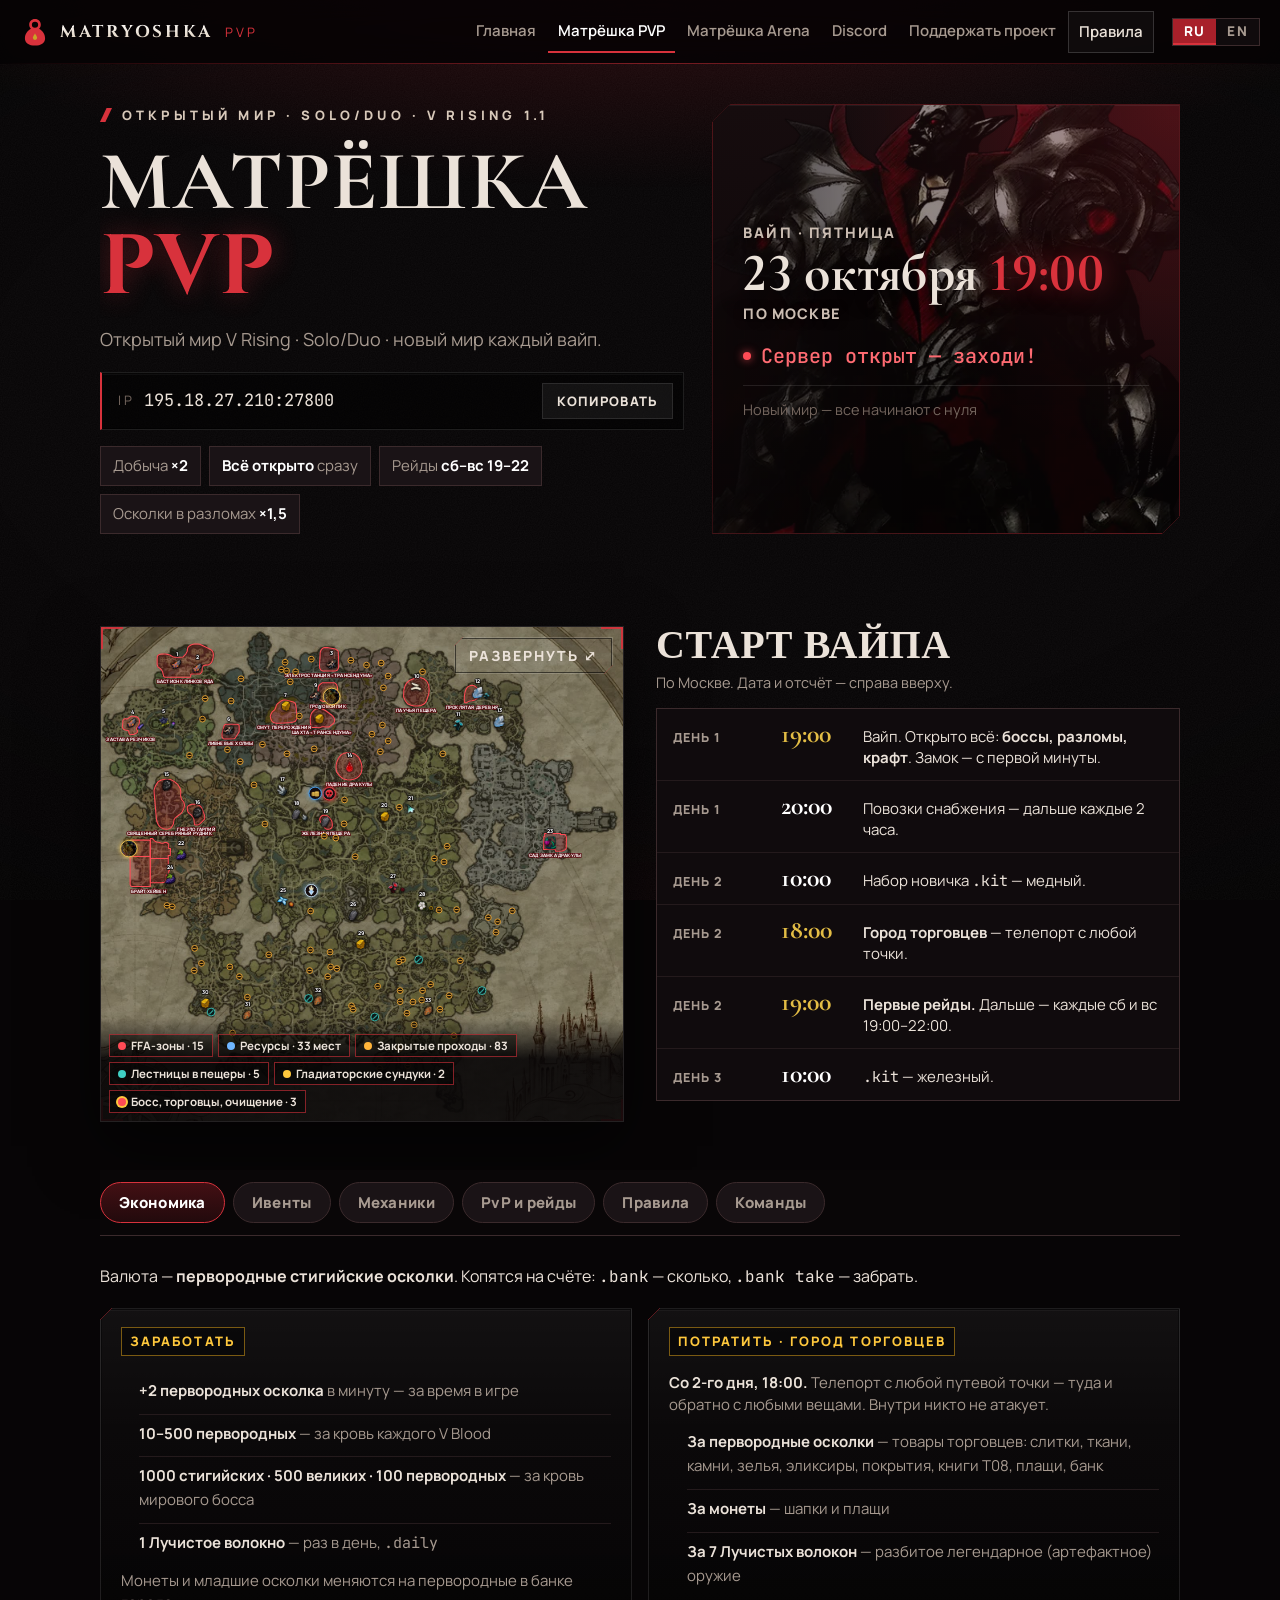
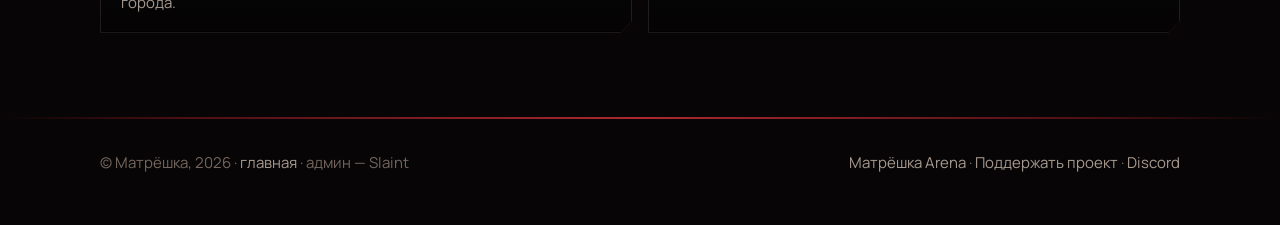
<file: pvp/index.html>
<!doctype html>
<html lang="ru">
<head>
<meta charset="utf-8">
<meta name="viewport" content="width=device-width, initial-scale=1">
<title>Матрёшка PVP — открытый мир V Rising</title>
<meta name="description" content="Матрёшка PVP: открытый мир V Rising, Solo/Duo, добыча ×2. Вайп 23 октября 2026 в 19:00 МСК. Адрес, ивенты по расписанию, рейды, экономика, команды.">
<link rel="icon" href="../assets/mark.svg" type="image/svg+xml">
<link rel="alternate" hreflang="ru" href="https://slaintarena.ru/pvp/">
<link rel="alternate" hreflang="en" href="https://slaintarena.ru/en/pvp/">
<link rel="preconnect" href="https://fonts.googleapis.com">
<link rel="stylesheet" href="https://fonts.googleapis.com/css2?family=Cinzel:wght@700&family=Cormorant+Garamond:wght@600;700&family=Manrope:wght@400;600;700;800&family=JetBrains+Mono:wght@500&display=swap">
<link rel="stylesheet" href="../assets/site.css?v=20261007c">
</head>
<body class="pvp">
<svg width="0" height="0" style="position:absolute" aria-hidden="true">
  <symbol id="doll" viewBox="0 0 64 64">
    <path fill="currentColor" fill-rule="evenodd" d="M32 4C24.3 4 19.6 9.6 19.6 16.3c0 3.7 1.5 6.8 3.8 9C15.7 29.2 10.5 37 10.5 45.7 10.5 54.8 19.2 61 32 61s21.5-6.2 21.5-15.3c0-8.7-5.2-16.5-12.9-20.4 2.3-2.2 3.8-5.3 3.8-9C44.4 9.6 39.7 4 32 4zM25.3 16.6a6.7 6.2 0 1 1 13.4 0 6.7 6.2 0 1 1-13.4 0z"/>
    <path style="fill:var(--doll-drop,#0a0708)" d="M32 34.5c-1.2 3.4-4.6 6.3-4.6 9.8a4.6 4.6 0 0 0 9.2 0c0-3.5-3.4-6.4-4.6-9.8z"/>
  </symbol>
</svg>

<header class="top">
  <div class="wrap">
    <a class="brand" href="../"><svg class="brand-mark" style="color:var(--blood-lit)"><use href="#doll"/></svg><span class="brand-name">MATRYOSHKA</span><span class="brand-sub">PVP</span></a>
    <button class="burger" aria-label="Меню">☰</button>
    <nav class="nav">
      <a href="../">Главная</a>
      <a href="./" class="pvp-link on">Матрёшка PVP</a>
      <a href="../arena/" class="arena-link">Матрёшка Arena</a>
      <a href="../discord/">Discord</a>
      <a href="https://www.donationalerts.com/r/sla1nt" target="_blank" rel="noopener">Поддержать проект</a>
      <a href="../rules/" class="rules-link">Правила</a>
    </nav>
    <div class="lang-sw"><a href="./" data-lang="ru" class="on">RU</a><a href="../en/pvp/" data-lang="en">EN</a></div>
  </div>
</header>

<main>
<div class="wrap">

  <section class="hero2">
    <div>
      <div class="kicker">Открытый мир · Solo/Duo · V Rising 1.1</div>
      <h1>Матрёшка <span class="accent">PVP</span></h1>
      <p class="lead" style="margin:0">Открытый мир V Rising · Solo/Duo · новый мир каждый вайп.</p>
      <div class="addr" style="margin-top:18px">
        <span class="label">IP</span><span class="ip">195.18.27.210:27800</span>
        <button class="copy" data-copy="195.18.27.210:27800">Копировать</button>
      </div>
      <div class="mini4"><span>Добыча <b>×2</b></span><span><b>Всё открыто</b> сразу</span><span>Рейды <b>сб–вс 19–22</b></span><span>Осколки в разломах <b>×1,5</b></span></div>
    </div>
    <div class="card wipe">
      <img class="wipe-art" src="../assets/art/dracula.webp" alt="" aria-hidden="true">
      <div class="day">Вайп · пятница</div>
      <div class="date">23 октября <em>19:00</em></div>
      <div class="day" style="letter-spacing:.08em">по Москве</div>
      <div id="countdown" data-at="2026-10-23T19:00:00+03:00"></div>
      <div class="next">Новый мир — все начинают с нуля</div>
    </div>
  </section>

  <div class="pv-top">
  <!--MAP-->

  <section id="map" class="mp-sec">
    <div class="mp-box"><div class="mp"><img src="map/vardoran-1300.jpg" srcset="map/vardoran-1300.jpg 1300w, map/vardoran-2532.jpg 2532w" sizes="(max-width:1120px) 100vw, 1080px" width="2532" height="2400" alt="Карта Вардорана"><svg viewBox="0 0 2532 2400"><g class="z" data-t="FFA-зона · Застава резчиков" data-d="PvP для всех: правило уровня здесь не защищает. При входе — красное свечение и надпись PVP ZONE.&lt;br>&lt;b>Ресурсы:&lt;/b> №4 — Наждак, Оскверненный дуб, Уголь"><path d="M168 435L174 436L179 440L183 445L186 452L186 458L186 465L183 473L181 479L174 487L172 490L172 494L173 498L176 501L177 504L176 510L173 514L168 517L159 521L149 522L144 523L142 522L138 520L136 516L135 510L134 505L133 503L130 502L124 501L114 498L109 496L107 493L104 488L103 483L104 478L105 470L106 464L105 458L106 454L108 450L112 446L116 445L119 445L125 446L128 445L132 443L136 440L139 438L142 435L146 433L151 433L161 433Z"/></g><g class="z" data-t="FFA-зона · Брайтхейвен" data-d="PvP для всех: правило уровня здесь не защищает. При входе — красное свечение и надпись PVP ZONE."><path d="M141 1250L143 1255L146 1258L151 1259L222 1259L239 1259L239 1113L141 1113Z"/><path d="M328 1054L328 1075L337 1075L336 1109L326 1109L326 1123L239 1123L239 1026L248 1026L252 1029L257 1035L263 1041L270 1043L280 1044L291 1048L296 1049L300 1049L307 1046L317 1046L322 1048L326 1051Z"/><path d="M132 1044L126 1052L123 1061L121 1072L122 1080L124 1089L128 1095L134 1099L138 1105L141 1113L239 1113L239 1039L237 1036L233 1034L148 1034L141 1037Z"/><path d="M293 1241L305 1239L311 1235L314 1230L316 1222L316 1203L328 1203L328 1183L332 1183L332 1168L326 1168L326 1123L239 1123L239 1241Z"/></g><g class="z" data-t="FFA-зона · Паучья пещера" data-d="PvP для всех: правило уровня здесь не защищает. При входе — красное свечение и надпись PVP ZONE.&lt;br>&lt;b>Ресурсы:&lt;/b> №10 — Коконы шелкопряда (шёлк)"><path d="M1504 380L1518 383L1535 383L1552 381L1567 374L1578 361L1583 346L1590 325L1592 307L1590 282L1581 264L1566 251L1553 246L1535 246L1516 251L1495 260L1483 271L1475 285L1469 306L1468 326L1468 340L1476 358L1487 372Z"/></g><g class="z" data-t="FFA-зона · Шахта «Трансендума»" data-d="PvP для всех: правило уровня здесь не защищает. При входе — красное свечение и надпись PVP ZONE.&lt;br>&lt;b>Ресурсы:&lt;/b> №8 — Сера"><path d="M1015 465L1019 481L1021 485L1023 487L1028 488L1042 488L1054 489L1058 489L1065 487L1069 485L1075 484L1079 484L1087 485L1105 485L1111 481L1129 466L1133 459L1133 453L1132 445L1127 436L1120 428L1102 415L1087 404L1074 398L1067 396L1053 395L1043 397L1033 404L1032 405L1024 414L1018 426L1015 442Z"/></g><g class="z" data-t="FFA-зона · Омут перерождения" data-d="PvP для всех: правило уровня здесь не защищает. При входе — красное свечение и надпись PVP ZONE.&lt;br>&lt;b>Ресурсы:&lt;/b> №7 — Сера"><path d="M894 354L901 355L933 364L939 368L942 370L943 373L947 393L949 417L950 437L950 443L948 447L946 452L943 456L941 459L933 461L921 463L909 464L866 467L851 467L841 465L835 462L830 458L828 455L824 448L821 435L822 429L825 421L830 412L842 402L845 397L847 392L850 381L852 377L855 373L860 369L872 360L878 357L886 354Z"/></g><g class="z" data-t="FFA-зона · Сад замка Дракулы" data-d="PvP для всех: правило уровня здесь не защищает. При входе — красное свечение и надпись PVP ZONE.&lt;br>&lt;b>Ресурсы:&lt;/b> №23 — Сердцецвет"><path d="M2148 1016L2152 1017L2152 1002L2229 1002L2229 1007L2251 1007L2254 1011L2257 1016L2258 1026L2257 1074L2252 1080L2245 1084L2238 1087L2205 1088L2204 1079L2147 1079Z"/></g><g class="z" data-t="FFA-зона · Бастион Клинков Яда" data-d="PvP для всех: правило уровня здесь не защищает. При входе — красное свечение и надпись PVP ZONE.&lt;br>&lt;b>Ресурсы:&lt;/b> №1 — Наждак; №2 — Наждак"><path d="M480 228L484 224L488 220L490 216L490 215L491 205L491 198L493 192L498 187L505 185L521 184L527 180L535 173L539 165L543 151L544 147L545 133L543 123L537 113L524 105L492 90L479 84L469 82L451 83L438 86L428 92L423 97L420 103L418 118L411 131L405 138L398 145L380 147L358 147L347 144L334 136L328 134L313 131L295 131L282 134L274 139L272 153L272 182L276 193L286 201L293 208L298 217L301 228L304 240L308 243L313 244L431 244L433 243L435 240L435 232L437 229L440 228L478 228Z"/></g><g class="z" data-t="FFA-зона · Гнездо гарпий" data-d="PvP для всех: правило уровня здесь не защищает. При входе — красное свечение и надпись PVP ZONE.&lt;br>&lt;b>Ресурсы:&lt;/b> №16 — Серебряная руда"><path d="M482 953L474 959L467 961L458 961L453 957L452 951L451 936L447 924L438 913L428 905L421 897L419 887L418 877L421 869L429 864L440 860L459 860L476 865L484 871L489 879L501 911L503 920L503 929L500 935Z"/></g><g class="z" data-t="FFA-зона · Громовой пик" data-d="PvP для всех: правило уровня здесь не защищает. При входе — красное свечение и надпись PVP ZONE.&lt;br>&lt;b>Ресурсы:&lt;/b> №9 — Технический лом"><path d="M1078 270L1073 271L1068 274L1063 278L1058 283L1055 289L1054 294L1053 305L1054 334L1056 343L1059 348L1063 354L1068 358L1072 359L1078 361L1094 361L1131 360L1137 359L1140 357L1143 354L1146 350L1147 345L1148 331L1147 299L1147 293L1145 286L1143 281L1140 276L1135 272L1131 271Z"/></g><g class="z" data-t="FFA-зона · Ливневые холмы" data-d="PvP для всех: правило уровня здесь не защищает. При входе — красное свечение и надпись PVP ZONE.&lt;br>&lt;b>Ресурсы:&lt;/b> №6 — Технический лом"><path d="M601 543L645 542L648 541L650 540L668 512L670 509L670 506L670 502L670 478L669 476L667 474L664 473L659 472L606 472L603 473L601 474L598 477L597 480L587 516L586 520L587 524L587 534L589 537L591 540L594 542Z"/></g><g class="z" data-t="FFA-зона · Падение Дракулы" data-d="PvP для всех: правило уровня здесь не защищает. При входе — красное свечение и надпись PVP ZONE.&lt;br>&lt;b>Ресурсы:&lt;/b> №14 — Кровавый кристалл"><path d="M1205 610L1192 610L1180 612L1166 619L1158 628L1151 637L1145 652L1141 665L1140 678L1141 692L1143 703L1148 710L1155 720L1164 728L1173 736L1184 739L1193 741L1209 742L1220 740L1229 738L1240 733L1251 725L1259 713L1263 704L1265 693L1266 685L1265 673L1262 659L1256 644L1249 631L1235 619L1225 614Z"/></g><g class="z" data-t="FFA-зона · Священный серебряный рудник" data-d="PvP для всех: правило уровня здесь не защищает. При входе — красное свечение и надпись PVP ZONE.&lt;br>&lt;b>Ресурсы:&lt;/b> №15 — Серебряная руда"><path d="M335 977L341 972L346 965L351 955L354 935L358 929L364 923L386 907L394 896L402 880L405 864L401 849L390 836L386 818L387 798L383 781L373 765L356 750L337 740L310 739L292 742L277 750L267 765L262 776L257 792L258 811L269 937L274 952L279 961L288 972L303 979L316 981L326 980Z"/></g><g class="z" data-t="FFA-зона · Проклятая деревня" data-d="PvP для всех: правило уровня здесь не защищает. При входе — красное свечение и надпись PVP ZONE.&lt;br>&lt;b>Ресурсы:&lt;/b> №12 — Кристалл призрака, Призрачный гриб"><path d="M1766 316L1769 306L1772 300L1773 298L1777 292L1783 288L1793 284L1802 283L1810 285L1820 292L1825 298L1831 309L1834 314L1835 321L1835 330L1831 340L1824 347L1815 354L1800 358L1790 359L1781 362L1777 365L1773 367L1766 367L1763 365L1762 343L1764 328Z"/></g><g class="z" data-t="FFA-зона · Электростанция «Трансендума»" data-d="PvP для всех: правило уровня здесь не защищает. При входе — красное свечение и надпись PVP ZONE.&lt;br>&lt;b>Ресурсы:&lt;/b> №3 — Технический лом"><path d="M1061 200L1065 207L1069 211L1076 213L1083 214L1097 214L1132 214L1138 213L1146 210L1149 205L1152 199L1153 188L1152 154L1151 121L1150 117L1147 113L1143 111L1137 107L1104 101L1098 100L1091 100L1085 100L1080 101L1076 103L1072 106L1067 113L1064 120L1063 126L1060 184L1060 190Z"/></g><g class="z" data-t="FFA-зона · Железная пещера" data-d="PvP для всех: правило уровня здесь не защищает. При входе — красное свечение и надпись PVP ZONE.&lt;br>&lt;b>Ресурсы:&lt;/b> №19 — Железная руда"><path d="M1118 975L1114 978L1110 980L1103 981L1098 981L1095 981L1093 980L1090 979L1087 977L1085 974L1081 969L1078 965L1072 959L1067 950L1064 944L1061 938L1061 931L1063 926L1064 923L1068 919L1071 916L1077 913L1084 913L1092 914L1099 917L1104 921L1110 928L1114 933L1117 938L1120 944L1121 950L1122 957L1122 963L1121 970Z"/></g><text class="zl" x="145" y="553">Застава резчиков</text><text class="zl" x="229" y="1289">Брайтхейвен</text><text class="zl" x="1530" y="413">Паучья пещера</text><text class="zl" x="1074" y="519">Шахта «Трансендума»</text><text class="zl" x="886" y="497">Омут перерождения</text><text class="zl" x="2203" y="1118">Сад замка Дракулы</text><text class="zl" x="408" y="274">Бастион Клинков Яда</text><text class="zl" x="461" y="991">Гнездо гарпий</text><text class="zl" x="1100" y="391">Громовой пик</text><text class="zl" x="628" y="573">Ливневые холмы</text><text class="zl" x="1203" y="772">Падение Дракулы</text><text class="zl" x="331" y="1011">Священный серебряный рудник</text><text class="zl" x="1799" y="397">Проклятая деревня</text><text class="zl" x="1107" y="244">Электростанция «Трансендума»</text><text class="zl" x="1092" y="1011">Железная пещера</text><g class="gt" transform="translate(1020 156)" data-t="Закрытый проход" data-d="Лишний подход к участку замка перегорожен решёткой или лестницей: к замку ведёт один путь. Перегородки не ломаются и не разбираются."><circle r="14"/><path d="M-8 0H8"/></g><g class="gt" transform="translate(1212 162)" data-t="Закрытый проход" data-d="Лишний подход к участку замка перегорожен решёткой или лестницей: к замку ведёт один путь. Перегородки не ломаются и не разбираются."><circle r="14"/><path d="M-8 0H8"/></g><g class="gt" transform="translate(893 171)" data-t="Закрытый проход" data-d="Лишний подход к участку замка перегорожен решёткой или лестницей: к замку ведёт один путь. Перегородки не ломаются и не разбираются."><circle r="14"/><path d="M-8 0H8"/></g><g class="gt" transform="translate(1359 175)" data-t="Закрытый проход" data-d="Лишний подход к участку замка перегорожен решёткой или лестницей: к замку ведёт один путь. Перегородки не ломаются и не разбираются."><circle r="14"/><path d="M-8 0H8"/></g><g class="gt" transform="translate(1288 185)" data-t="Закрытый проход" data-d="Лишний подход к участку замка перегорожен решёткой или лестницей: к замку ведёт один путь. Перегородки не ломаются и не разбираются."><circle r="14"/><path d="M-8 0H8"/></g><g class="gt" transform="translate(875 206)" data-t="Закрытый проход" data-d="Лишний подход к участку замка перегорожен решёткой или лестницей: к замку ведёт один путь. Перегородки не ломаются и не разбираются."><circle r="14"/><path d="M-8 0H8"/></g><g class="gt" transform="translate(900 213)" data-t="Закрытый проход" data-d="Лишний подход к участку замка перегорожен решёткой или лестницей: к замку ведёт один путь. Перегородки не ломаются и не разбираются."><circle r="14"/><path d="M-8 0H8"/></g><g class="gt" transform="translate(944 217)" data-t="Закрытый проход" data-d="Лишний подход к участку замка перегорожен решёткой или лестницей: к замку ведёт один путь. Перегородки не ломаются и не разбираются."><circle r="14"/><path d="M-8 0H8"/></g><g class="gt" transform="translate(1560 217)" data-t="Закрытый проход" data-d="Лишний подход к участку замка перегорожен решёткой или лестницей: к замку ведёт один путь. Перегородки не ломаются и не разбираются."><circle r="14"/><path d="M-8 0H8"/></g><g class="gt" transform="translate(1393 238)" data-t="Закрытый проход" data-d="Лишний подход к участку замка перегорожен решёткой или лестницей: к замку ведёт один путь. Перегородки не ломаются и не разбираются."><circle r="14"/><path d="M-8 0H8"/></g><g class="gt" transform="translate(679 251)" data-t="Закрытый проход" data-d="Лишний подход к участку замка перегорожен решёткой или лестницей: к замку ведёт один путь. Перегородки не ломаются и не разбираются."><circle r="14"/><path d="M-8 0H8"/></g><g class="gt" transform="translate(918 266)" data-t="Закрытый проход" data-d="Лишний подход к участку замка перегорожен решёткой или лестницей: к замку ведёт один путь. Перегородки не ломаются и не разбираются."><circle r="14"/><path d="M-8 0H8"/></g><g class="gt" transform="translate(1370 295)" data-t="Закрытый проход" data-d="Лишний подход к участку замка перегорожен решёткой или лестницей: к замку ведёт один путь. Перегородки не ломаются и не разбираются."><circle r="14"/><path d="M-8 0H8"/></g><g class="gt" transform="translate(505 347)" data-t="Закрытый проход" data-d="Лишний подход к участку замка перегорожен решёткой или лестницей: к замку ведёт один путь. Перегородки не ломаются и не разбираются."><circle r="14"/><path d="M-8 0H8"/></g><g class="gt" transform="translate(631 359)" data-t="Закрытый проход" data-d="Лишний подход к участку замка перегорожен решёткой или лестницей: к замку ведёт один путь. Перегородки не ломаются и не разбираются."><circle r="14"/><path d="M-8 0H8"/></g><g class="gt" transform="translate(962 432)" data-t="Закрытый проход" data-d="Лишний подход к участку замка перегорожен решёткой или лестницей: к замку ведёт один путь. Перегородки не ломаются и не разбираются."><circle r="14"/><path d="M-8 0H8"/></g><g class="gt" transform="translate(492 447)" data-t="Закрытый проход" data-d="Лишний подход к участку замка перегорожен решёткой или лестницей: к замку ведёт один путь. Перегородки не ломаются и не разбираются."><circle r="14"/><path d="M-8 0H8"/></g><g class="gt" transform="translate(1365 476)" data-t="Закрытый проход" data-d="Лишний подход к участку замка перегорожен решёткой или лестницей: к замку ведёт один путь. Перегородки не ломаются и не разбираются."><circle r="14"/><path d="M-8 0H8"/></g><g class="gt" transform="translate(1314 520)" data-t="Закрытый проход" data-d="Лишний подход к участку замка перегорожен решёткой или лестницей: к замку ведёт один путь. Перегородки не ломаются и не разбираются."><circle r="14"/><path d="M-8 0H8"/></g><g class="gt" transform="translate(1393 553)" data-t="Закрытый проход" data-d="Лишний подход к участку замка перегорожен решёткой или лестницей: к замку ведёт один путь. Перегородки не ломаются и не разбираются."><circle r="14"/><path d="M-8 0H8"/></g><g class="gt" transform="translate(783 570)" data-t="Закрытый проход" data-d="Лишний подход к участку замка перегорожен решёткой или лестницей: к замку ведёт один путь. Перегородки не ломаются и не разбираются."><circle r="14"/><path d="M-8 0H8"/></g><g class="gt" transform="translate(1034 591)" data-t="Закрытый проход" data-d="Лишний подход к участку замка перегорожен решёткой или лестницей: к замку ведёт один путь. Перегородки не ломаются и не разбираются."><circle r="14"/><path d="M-8 0H8"/></g><g class="gt" transform="translate(613 595)" data-t="Закрытый проход" data-d="Лишний подход к участку замка перегорожен решёткой или лестницей: к замку ведёт один путь. Перегородки не ломаются и не разбираются."><circle r="14"/><path d="M-8 0H8"/></g><g class="gt" transform="translate(1355 605)" data-t="Закрытый проход" data-d="Лишний подход к участку замка перегорожен решёткой или лестницей: к замку ведёт один путь. Перегородки не ломаются и не разбираются."><circle r="14"/><path d="M-8 0H8"/></g><g class="gt" transform="translate(902 615)" data-t="Закрытый проход" data-d="Лишний подход к участку замка перегорожен решёткой или лестницей: к замку ведёт один путь. Перегородки не ломаются и не разбираются."><circle r="14"/><path d="M-8 0H8"/></g><g class="gt" transform="translate(1658 615)" data-t="Закрытый проход" data-d="Лишний подход к участку замка перегорожен решёткой или лестницей: к замку ведёт один путь. Перегородки не ломаются и не разбираются."><circle r="14"/><path d="M-8 0H8"/></g><g class="gt" transform="translate(429 623)" data-t="Закрытый проход" data-d="Лишний подход к участку замка перегорожен решёткой или лестницей: к замку ведёт один путь. Перегородки не ломаются и не разбираются."><circle r="14"/><path d="M-8 0H8"/></g><g class="gt" transform="translate(675 653)" data-t="Закрытый проход" data-d="Лишний подход к участку замка перегорожен решёткой или лестницей: к замку ведёт один путь. Перегородки не ломаются и не разбираются."><circle r="14"/><path d="M-8 0H8"/></g><g class="gt" transform="translate(742 766)" data-t="Закрытый проход" data-d="Лишний подход к участку замка перегорожен решёткой или лестницей: к замку ведёт один путь. Перегородки не ломаются и не разбираются."><circle r="14"/><path d="M-8 0H8"/></g><g class="gt" transform="translate(1181 839)" data-t="Закрытый проход" data-d="Лишний подход к участку замка перегорожен решёткой или лестницей: к замку ведёт один путь. Перегородки не ломаются и не разбираются."><circle r="14"/><path d="M-8 0H8"/></g><g class="gt" transform="translate(1447 875)" data-t="Закрытый проход" data-d="Лишний подход к участку замка перегорожен решёткой или лестницей: к замку ведёт один путь. Перегородки не ломаются и не разбираются."><circle r="14"/><path d="M-8 0H8"/></g><g class="gt" transform="translate(1179 955)" data-t="Закрытый проход" data-d="Лишний подход к участку замка перегорожен решёткой или лестницей: к замку ведёт один путь. Перегородки не ломаются и не разбираются."><circle r="14"/><path d="M-8 0H8"/></g><g class="gt" transform="translate(795 956)" data-t="Закрытый проход" data-d="Лишний подход к участку замка перегорожен решёткой или лестницей: к замку ведёт один путь. Перегородки не ломаются и не разбираются."><circle r="14"/><path d="M-8 0H8"/></g><g class="gt" transform="translate(1083 1015)" data-t="Закрытый проход" data-d="Лишний подход к участку замка перегорожен решёткой или лестницей: к замку ведёт один путь. Перегородки не ломаются и не разбираются."><circle r="14"/><path d="M-8 0H8"/></g><g class="gt" transform="translate(1139 1024)" data-t="Закрытый проход" data-d="Лишний подход к участку замка перегорожен решёткой или лестницей: к замку ведёт один путь. Перегородки не ломаются и не разбираются."><circle r="14"/><path d="M-8 0H8"/></g><g class="gt" transform="translate(1679 1064)" data-t="Закрытый проход" data-d="Лишний подход к участку замка перегорожен решёткой или лестницей: к замку ведёт один путь. Перегородки не ломаются и не разбираются."><circle r="14"/><path d="M-8 0H8"/></g><g class="gt" transform="translate(1233 1114)" data-t="Закрытый проход" data-d="Лишний подход к участку замка перегорожен решёткой или лестницей: к замку ведёт один путь. Перегородки не ломаются и не разбираются."><circle r="14"/><path d="M-8 0H8"/></g><g class="gt" transform="translate(1617 1123)" data-t="Закрытый проход" data-d="Лишний подход к участку замка перегорожен решёткой или лестницей: к замку ведёт один путь. Перегородки не ломаются и не разбираются."><circle r="14"/><path d="M-8 0H8"/></g><g class="gt" transform="translate(1664 1140)" data-t="Закрытый проход" data-d="Лишний подход к участку замка перегорожен решёткой или лестницей: к замку ведёт один путь. Перегородки не ломаются и не разбираются."><circle r="14"/><path d="M-8 0H8"/></g><g class="gt" transform="translate(320 1351)" data-t="Закрытый проход" data-d="Лишний подход к участку замка перегорожен решёткой или лестницей: к замку ведёт один путь. Перегородки не ломаются и не разбираются."><circle r="14"/><path d="M-8 0H8"/></g><g class="gt" transform="translate(345 1357)" data-t="Закрытый проход" data-d="Лишний подход к участку замка перегорожен решёткой или лестницей: к замку ведёт один путь. Перегородки не ломаются и не разбираются."><circle r="14"/><path d="M-8 0H8"/></g><g class="gt" transform="translate(1725 1371)" data-t="Закрытый проход" data-d="Лишний подход к участку замка перегорожен решёткой или лестницей: к замку ведёт один путь. Перегородки не ломаются и не разбираются."><circle r="14"/><path d="M-8 0H8"/></g><g class="gt" transform="translate(1017 1378)" data-t="Закрытый проход" data-d="Лишний подход к участку замка перегорожен решёткой или лестницей: к замку ведёт один путь. Перегородки не ломаются и не разбираются."><circle r="14"/><path d="M-8 0H8"/></g><g class="gt" transform="translate(1640 1373)" data-t="Закрытый проход" data-d="Лишний подход к участку замка перегорожен решёткой или лестницей: к замку ведёт один путь. Перегородки не ломаются и не разбираются."><circle r="14"/><path d="M-8 0H8"/></g><g class="gt" transform="translate(1995 1377)" data-t="Закрытый проход" data-d="Лишний подход к участку замка перегорожен решёткой или лестницей: к замку ведёт один путь. Перегородки не ломаются и не разбираются."><circle r="14"/><path d="M-8 0H8"/></g><g class="gt" transform="translate(1879 1410)" data-t="Закрытый проход" data-d="Лишний подход к участку замка перегорожен решёткой или лестницей: к замку ведёт один путь. Перегородки не ломаются и не разбираются."><circle r="14"/><path d="M-8 0H8"/></g><g class="gt" transform="translate(1924 1430)" data-t="Закрытый проход" data-d="Лишний подход к участку замка перегорожен решёткой или лестницей: к замку ведёт один путь. Перегородки не ломаются и не разбираются."><circle r="14"/><path d="M-8 0H8"/></g><g class="gt" transform="translate(1916 1481)" data-t="Закрытый проход" data-d="Лишний подход к участку замка перегорожен решёткой или лестницей: к замку ведёт один путь. Перегородки не ломаются и не разбираются."><circle r="14"/><path d="M-8 0H8"/></g><g class="gt" transform="translate(454 1559)" data-t="Закрытый проход" data-d="Лишний подход к участку замка перегорожен решёткой или лестницей: к замку ведёт один путь. Перегородки не ломаются и не разбираются."><circle r="14"/><path d="M-8 0H8"/></g><g class="gt" transform="translate(1016 1567)" data-t="Закрытый проход" data-d="Лишний подход к участку замка перегорожен решёткой или лестницей: к замку ведёт один путь. Перегородки не ломаются и не разбираются."><circle r="14"/><path d="M-8 0H8"/></g><g class="gt" transform="translate(1111 1577)" data-t="Закрытый проход" data-d="Лишний подход к участку замка перегорожен решёткой или лестницей: к замку ведёт один путь. Перегородки не ломаются и не разбираются."><circle r="14"/><path d="M-8 0H8"/></g><g class="gt" transform="translate(814 1590)" data-t="Закрытый проход" data-d="Лишний подход к участку замка перегорожен решёткой или лестницей: к замку ведёт один путь. Перегородки не ломаются и не разбираются."><circle r="14"/><path d="M-8 0H8"/></g><g class="gt" transform="translate(1463 1614)" data-t="Закрытый проход" data-d="Лишний подход к участку замка перегорожен решёткой или лестницей: к замку ведёт один путь. Перегородки не ломаются и не разбираются."><circle r="14"/><path d="M-8 0H8"/></g><g class="gt" transform="translate(1743 1619)" data-t="Закрытый проход" data-d="Лишний подход к участку замка перегорожен решёткой или лестницей: к замку ведёт один путь. Перегородки не ломаются и не разбираются."><circle r="14"/><path d="M-8 0H8"/></g><g class="gt" transform="translate(1445 1624)" data-t="Закрытый проход" data-d="Лишний подход к участку замка перегорожен решёткой или лестницей: к замку ведёт один путь. Перегородки не ломаются и не разбираются."><circle r="14"/><path d="M-8 0H8"/></g><g class="gt" transform="translate(487 1632)" data-t="Закрытый проход" data-d="Лишний подход к участку замка перегорожен решёткой или лестницей: к замку ведёт один путь. Перегородки не ломаются и не разбираются."><circle r="14"/><path d="M-8 0H8"/></g><g class="gt" transform="translate(625 1649)" data-t="Закрытый проход" data-d="Лишний подход к участку замка перегорожен решёткой или лестницей: к замку ведёт один путь. Перегородки не ломаются и не разбираются."><circle r="14"/><path d="M-8 0H8"/></g><g class="gt" transform="translate(1114 1649)" data-t="Закрытый проход" data-d="Лишний подход к участку замка перегорожен решёткой или лестницей: к замку ведёт один путь. Перегородки не ломаются и не разбираются."><circle r="14"/><path d="M-8 0H8"/></g><g class="gt" transform="translate(1144 1657)" data-t="Закрытый проход" data-d="Лишний подход к участку замка перегорожен решёткой или лестницей: к замку ведёт один путь. Перегородки не ломаются и не разбираются."><circle r="14"/><path d="M-8 0H8"/></g><g class="gt" transform="translate(452 1667)" data-t="Закрытый проход" data-d="Лишний подход к участку замка перегорожен решёткой или лестницей: к замку ведёт один путь. Перегородки не ломаются и не разбираются."><circle r="14"/><path d="M-8 0H8"/></g><g class="gt" transform="translate(1012 1667)" data-t="Закрытый проход" data-d="Лишний подход к участку замка перегорожен решёткой или лестницей: к замку ведёт один путь. Перегородки не ломаются и не разбираются."><circle r="14"/><path d="M-8 0H8"/></g><g class="gt" transform="translate(671 1696)" data-t="Закрытый проход" data-d="Лишний подход к участку замка перегорожен решёткой или лестницей: к замку ведёт один путь. Перегородки не ломаются и не разбираются."><circle r="14"/><path d="M-8 0H8"/></g><g class="gt" transform="translate(1100 1696)" data-t="Закрытый проход" data-d="Лишний подход к участку замка перегорожен решёткой или лестницей: к замку ведёт один путь. Перегородки не ломаются и не разбираются."><circle r="14"/><path d="M-8 0H8"/></g><g class="gt" transform="translate(1599 1734)" data-t="Закрытый проход" data-d="Лишний подход к участку замка перегорожен решёткой или лестницей: к замку ведёт один путь. Перегородки не ломаются и не разбираются."><circle r="14"/><path d="M-8 0H8"/></g><g class="gt" transform="translate(1342 1743)" data-t="Закрытый проход" data-d="Лишний подход к участку замка перегорожен решёткой или лестницей: к замку ведёт один путь. Перегородки не ломаются и не разбираются."><circle r="14"/><path d="M-8 0H8"/></g><g class="gt" transform="translate(1451 1764)" data-t="Закрытый проход" data-d="Лишний подход к участку замка перегорожен решёткой или лестницей: к замку ведёт один путь. Перегородки не ломаются и не разбираются."><circle r="14"/><path d="M-8 0H8"/></g><g class="gt" transform="translate(1560 1764)" data-t="Закрытый проход" data-d="Лишний подход к участку замка перегорожен решёткой или лестницей: к замку ведёт один путь. Перегородки не ломаются и не разбираются."><circle r="14"/><path d="M-8 0H8"/></g><g class="gt" transform="translate(1689 1788)" data-t="Закрытый проход" data-d="Лишний подход к участку замка перегорожен решёткой или лестницей: к замку ведёт один путь. Перегородки не ломаются и не разбираются."><circle r="14"/><path d="M-8 0H8"/></g><g class="gt" transform="translate(710 1796)" data-t="Закрытый проход" data-d="Лишний подход к участку замка перегорожен решёткой или лестницей: к замку ведёт один путь. Перегородки не ломаются и не разбираются."><circle r="14"/><path d="M-8 0H8"/></g><g class="gt" transform="translate(1556 1810)" data-t="Закрытый проход" data-d="Лишний подход к участку замка перегорожен решёткой или лестницей: к замку ведёт один путь. Перегородки не ломаются и не разбираются."><circle r="14"/><path d="M-8 0H8"/></g><g class="gt" transform="translate(1451 1818)" data-t="Закрытый проход" data-d="Лишний подход к участку замка перегорожен решёткой или лестницей: к замку ведёт один путь. Перегородки не ломаются и не разбираются."><circle r="14"/><path d="M-8 0H8"/></g><g class="gt" transform="translate(1513 1819)" data-t="Закрытый проход" data-d="Лишний подход к участку замка перегорожен решёткой или лестницей: к замку ведёт один путь. Перегородки не ломаются и не разбираются."><circle r="14"/><path d="M-8 0H8"/></g><g class="gt" transform="translate(1215 1838)" data-t="Закрытый проход" data-d="Лишний подход к участку замка перегорожен решёткой или лестницей: к замку ведёт один путь. Перегородки не ломаются и не разбираются."><circle r="14"/><path d="M-8 0H8"/></g><g class="gt" transform="translate(1223 1855)" data-t="Закрытый проход" data-d="Лишний подход к участку замка перегорожен решёткой или лестницей: к замку ведёт один путь. Перегородки не ломаются и не разбираются."><circle r="14"/><path d="M-8 0H8"/></g><g class="gt" transform="translate(1644 1855)" data-t="Закрытый проход" data-d="Лишний подход к участку замка перегорожен решёткой или лестницей: к замку ведёт один путь. Перегородки не ломаются и не разбираются."><circle r="14"/><path d="M-8 0H8"/></g><g class="gt" transform="translate(1484 1874)" data-t="Закрытый проход" data-d="Лишний подход к участку замка перегорожен решёткой или лестницей: к замку ведёт один путь. Перегородки не ломаются и не разбираются."><circle r="14"/><path d="M-8 0H8"/></g><g class="gt" transform="translate(1519 1930)" data-t="Закрытый проход" data-d="Лишний подход к участку замка перегорожен решёткой или лестницей: к замку ведёт один путь. Перегородки не ломаются и не разбираются."><circle r="14"/><path d="M-8 0H8"/></g><g class="gt" transform="translate(638 1970)" data-t="Закрытый проход" data-d="Лишний подход к участку замка перегорожен решёткой или лестницей: к замку ведёт один путь. Перегородки не ломаются и не разбираются."><circle r="14"/><path d="M-8 0H8"/></g><g class="gt" transform="translate(1712 1983)" data-t="Закрытый проход" data-d="Лишний подход к участку замка перегорожен решёткой или лестницей: к замку ведёт один путь. Перегородки не ломаются и не разбираются."><circle r="14"/><path d="M-8 0H8"/></g><g class="gt" transform="translate(1447 2046)" data-t="Закрытый проход" data-d="Лишний подход к участку замка перегорожен решёткой или лестницей: к замку ведёт один путь. Перегородки не ломаются и не разбираются."><circle r="14"/><path d="M-8 0H8"/></g><g class="gt" transform="translate(971 2127)" data-t="Закрытый проход" data-d="Лишний подход к участку замка перегорожен решёткой или лестницей: к замку ведёт один путь. Перегородки не ломаются и не разбираются."><circle r="14"/><path d="M-8 0H8"/></g><g class="gt" transform="translate(1488 2128)" data-t="Закрытый проход" data-d="Лишний подход к участку замка перегорожен решёткой или лестницей: к замку ведёт один путь. Перегородки не ломаются и не разбираются."><circle r="14"/><path d="M-8 0H8"/></g><g class="gt" transform="translate(1352 2141)" data-t="Закрытый проход" data-d="Лишний подход к участку замка перегорожен решёткой или лестницей: к замку ведёт один путь. Перегородки не ломаются и не разбираются."><circle r="14"/><path d="M-8 0H8"/></g><g class="cs" transform="translate(1848 1764)" data-t="Лестница в пещеру" data-d="Спуск в пещеру — это лестница, а не перегородка: проход открыт."><g class="css"><circle r="19"/><path d="M-10 9H-4V3H2V-3H8V-9"/></g></g><g class="cs" transform="translate(1541 1614)" data-t="Лестница в пещеру" data-d="Спуск в пещеру — это лестница, а не перегородка: проход открыт."><g class="css"><circle r="19"/><path d="M-10 9H-4V3H2V-3H8V-9"/></g></g><g class="cs" transform="translate(1328 1892)" data-t="Лестница в пещеру" data-d="Спуск в пещеру — это лестница, а не перегородка: проход открыт."><g class="css"><circle r="19"/><path d="M-10 9H-4V3H2V-3H8V-9"/></g></g><g class="cs" transform="translate(1007 1802)" data-t="Лестница в пещеру" data-d="Спуск в пещеру — это лестница, а не перегородка: проход открыт."><g class="css"><circle r="19"/><path d="M-10 9H-4V3H2V-3H8V-9"/></g></g><g class="cs" transform="translate(534 1868)" data-t="Лестница в пещеру" data-d="Спуск в пещеру — это лестница, а не перегородка: проход открыт."><g class="css"><circle r="19"/><path d="M-10 9H-4V3H2V-3H8V-9"/></g></g><defs><clipPath id="chc"><circle r="37"/></clipPath></defs><g class="ch" transform="translate(1119 337)" data-t="Гладиаторский сундук" data-d="Появляются в 19:00 и 23:00 (МСК) — по сундуку на каждой точке разом. Кто первый открыл — того и сундук.&lt;br>&lt;b>Внутри:&lt;/b> 3 разбитых легендарных оружия, с шансом 15% — разбитое золотое (артефактное) оружие, 40 заряженных батарей. Разбитое чинится в кузнице."><g class="chs"><circle class="chg" r="40"/><image class="chi" href="img/chest96.webp" x="-40" y="-40" width="80" height="80" clip-path="url(#chc)"/><circle class="chr" r="40"/></g></g><g class="ch" transform="translate(135 1075)" data-t="Гладиаторский сундук" data-d="Появляются в 19:00 и 23:00 (МСК) — по сундуку на каждой точке разом. Кто первый открыл — того и сундук.&lt;br>&lt;b>Внутри:&lt;/b> 3 разбитых легендарных оружия, с шансом 15% — разбитое золотое (артефактное) оружие, 40 заряженных батарей. Разбитое чинится в кузнице."><g class="chs"><circle class="chg" r="40"/><image class="chi" href="img/chest96.webp" x="-40" y="-40" width="80" height="80" clip-path="url(#chc)"/><circle class="chr" r="40"/></g></g><g class="po pb" transform="translate(1107 809)" data-t="Мировой босс" data-d="Площадка мирового босса: 10:00–00:00 каждые 2 часа, ночью нет. Случайный V Blood 90 уровня, 12000 здоровья, живёт 30 минут. Над площадкой облако — солнце не жжёт.&lt;br>&lt;b>Каждому, кто пьёт кровь:&lt;/b> 1000 стигийских, 500 больших и 100 первородных осколков."><g class="ps"><circle class="pd" r="30"/><path class="pk" d="M0 -19C-11 -19 -17 -11 -17 -3C-17 4 -13 8 -9 10V16H9V10C13 8 17 4 17 -3C17 -11 11 -19 0 -19Z"/><circle class="pe" cx="-7" cy="-2" r="5"/><circle class="pe" cx="7" cy="-2" r="5"/><path class="pe" d="M0 4L-3 9H3Z"/><path class="pj" d="M-5 16V11M0 16V11M5 16V11"/></g></g><g class="po pt" transform="translate(1039 807)" data-t="Замок торговцев" data-d="Торговый город: 19 торговцев в одном замке. Замок вечный — его не ломают и не рейдят."><g class="ps"><circle class="pd" r="30"/><ellipse class="pc" cx="-7" cy="8" rx="11" ry="5"/><ellipse class="pc" cx="-7" cy="3" rx="11" ry="5"/><ellipse class="pc" cx="-7" cy="-2" rx="11" ry="5"/><ellipse class="pc" cx="8" cy="10" rx="11" ry="5"/><ellipse class="pc" cx="8" cy="5" rx="11" ry="5"/><ellipse class="pc" cx="8" cy="0" rx="11" ry="5"/><ellipse class="pc" cx="8" cy="-5" rx="11" ry="5"/></g></g><g class="po pq" transform="translate(1020 1279)" data-t="Очищение от черепа" data-d="Здесь снимают череп (10 убийств вампиров подряд). Носитель черепа стоит на точке 35 с — череп снят, награда 250 первородных осколков. Убили по дороге — награда убийце (500). На карте игры — кристалл в огне."><g class="ps"><circle class="pd" r="30"/><path class="pf" d="M0 -26C4 -20 7 -17 5 -11C9 -13 9 -17 8 -19C13 -14 12 -6 6 -3H-6C-12 -6 -12 -14 -7 -19C-7 -16 -6 -13 -3 -12C-6 -17 -3 -22 0 -26Z"/><path class="pg" d="M0 -6L12 4L0 21L-12 4Z"/><path class="ph" d="M-12 4H12M0 -6V21"/></g></g><g class="sp" data-no="1" transform="translate(368 183)" style="color:#6fb6ff" data-t="№1 · Наждак" data-d="Наждак&lt;br>&lt;span class=&quot;mp-dim&quot;>Бастион Клинков Яда · &lt;b class=&quot;mp-ffa&quot;>FFA-зона&lt;/b> · дополнительные точки, отрастают за 30 мин&lt;/span>"><g class="sc"><circle class="hit" r="34"/><image class="ic" href="map/icons/Emery.png" x="-31" y="-31" width="62" height="62"/><text y="-44">1</text></g></g><g class="sp" data-no="2" transform="translate(468 201)" style="color:#6fb6ff" data-t="№2 · Наждак" data-d="Наждак&lt;br>&lt;span class=&quot;mp-dim&quot;>Бастион Клинков Яда · &lt;b class=&quot;mp-ffa&quot;>FFA-зона&lt;/b> · дополнительные точки, отрастают за 30 мин&lt;/span>"><g class="sc"><circle class="hit" r="34"/><image class="ic" href="map/icons/Emery.png" x="-31" y="-31" width="62" height="62"/><text y="-44">2</text></g></g><g class="sp" data-no="3" transform="translate(1118 179)" style="color:#6fb6ff" data-t="№3 · Технический лом" data-d="Технический лом&lt;br>&lt;span class=&quot;mp-dim&quot;>Электростанция «Трансендума» · &lt;b class=&quot;mp-ffa&quot;>FFA-зона&lt;/b> · дополнительные точки, отрастают за 30 мин&lt;/span>"><g class="sc"><circle class="hit" r="34"/><image class="ic" href="map/icons/TechScrap.png" x="-31" y="-31" width="62" height="62"/><text y="-44">3</text></g></g><g class="sp" data-no="4" transform="translate(151 467)" style="color:#6fb6ff" data-t="№4 · Наждак и др." data-d="Наждак&lt;br>Оскверненный дуб&lt;br>Уголь&lt;br>&lt;span class=&quot;mp-dim&quot;>Застава резчиков · &lt;b class=&quot;mp-ffa&quot;>FFA-зона&lt;/b> · дополнительные точки, отрастают за 30 мин&lt;/span>"><g class="sc"><circle class="hit" r="34"/><image class="ic" href="map/icons/Emery.png" x="-31" y="-31" width="62" height="62"/><image class="ic" href="map/icons/CorruptedOak.png" x="24" y="-2" width="36" height="36"/><text y="-44">4</text></g></g><g class="sp" data-no="5" transform="translate(305 459)" style="color:#7ee08a" data-t="№5 · Высокогорный лотос и др." data-d="Высокогорный лотос&lt;br>Оскверненный цветок&lt;br>Чертополох&lt;br>&lt;span class=&quot;mp-dim&quot;>Застава смешения ядов · дополнительные точки, отрастают за 30 мин&lt;/span>"><g class="sc"><circle class="hit" r="34"/><image class="ic" href="map/icons/HighlandLotus.png" x="-31" y="-31" width="62" height="62"/><image class="ic" href="map/icons/CorruptedFlower.png" x="24" y="-2" width="36" height="36"/><text y="-44">5</text></g></g><g class="sp" data-no="6" transform="translate(618 500)" style="color:#6fb6ff" data-t="№6 · Технический лом" data-d="Технический лом&lt;br>&lt;span class=&quot;mp-dim&quot;>Ливневые холмы · &lt;b class=&quot;mp-ffa&quot;>FFA-зона&lt;/b> · дополнительные точки, отрастают за 30 мин&lt;/span>"><g class="sc"><circle class="hit" r="34"/><image class="ic" href="map/icons/TechScrap.png" x="-31" y="-31" width="62" height="62"/><text y="-44">6</text></g></g><g class="sp" data-no="7" transform="translate(897 382)" style="color:#6fb6ff" data-t="№7 · Сера" data-d="Сера&lt;br>&lt;span class=&quot;mp-dim&quot;>Омут перерождения · &lt;b class=&quot;mp-ffa&quot;>FFA-зона&lt;/b> · дополнительные точки, отрастают за 30 мин&lt;/span>"><g class="sc"><circle class="hit" r="34"/><image class="ic" href="map/icons/Sulphur.png" x="-31" y="-31" width="62" height="62"/><text y="-44">7</text></g></g><g class="sp" data-no="8" transform="translate(1060 444)" style="color:#6fb6ff" data-t="№8 · Сера" data-d="Сера&lt;br>&lt;span class=&quot;mp-dim&quot;>Шахта «Трансендума» · &lt;b class=&quot;mp-ffa&quot;>FFA-зона&lt;/b> · дополнительные точки, отрастают за 30 мин&lt;/span>"><g class="sc"><circle class="hit" r="34"/><image class="ic" href="map/icons/Sulphur.png" x="-31" y="-31" width="62" height="62"/><text y="-44">8</text></g></g><g class="sp" data-no="9" transform="translate(1038 335)" style="color:#6fb6ff" data-t="№9 · Технический лом" data-d="Технический лом&lt;br>&lt;span class=&quot;mp-dim&quot;>Громовой пик · &lt;b class=&quot;mp-ffa&quot;>FFA-зона&lt;/b> · дополнительные точки, отрастают за 30 мин&lt;/span>"><g class="sc"><circle class="hit" r="34"/><image class="ic" href="map/icons/TechScrap.png" x="-31" y="-31" width="62" height="62"/><text y="-44">9</text></g></g><g class="sp" data-no="10" transform="translate(1532 289)" style="color:#c79bff" data-t="№10 · Коконы шелкопряда (шёлк)" data-d="Коконы шелкопряда (шёлк)&lt;br>&lt;span class=&quot;mp-dim&quot;>Паучья пещера · &lt;b class=&quot;mp-ffa&quot;>FFA-зона&lt;/b> · дополнительные точки, отрастают за 30 мин&lt;/span>"><g class="sc"><circle class="hit" r="34"/><image class="ic" href="map/icons/Silkworm.png" x="-31" y="-31" width="62" height="62"/><text y="-44">10</text></g></g><g class="sp" data-no="11" transform="translate(1733 474)" style="color:#7ee08a" data-t="№11 · Призрачный гриб" data-d="Призрачный гриб&lt;br>&lt;span class=&quot;mp-dim&quot;>Хижина ведьмы · дополнительные точки, отрастают за 30 мин&lt;/span>"><g class="sc"><circle class="hit" r="34"/><image class="ic" href="map/icons/GhostShroom.png" x="-31" y="-31" width="62" height="62"/><text y="-44">11</text></g></g><g class="sp" data-no="12" transform="translate(1828 318)" style="color:#6fb6ff" data-t="№12 · Кристалл призрака и др." data-d="Кристалл призрака&lt;br>Призрачный гриб&lt;br>&lt;span class=&quot;mp-dim&quot;>Проклятая деревня · &lt;b class=&quot;mp-ffa&quot;>FFA-зона&lt;/b> · дополнительные точки, отрастают за 30 мин&lt;/span>"><g class="sc"><circle class="hit" r="34"/><image class="ic" href="map/icons/GhostCrystal.png" x="-31" y="-31" width="62" height="62"/><image class="ic" href="map/icons/GhostShroom.png" x="24" y="-2" width="36" height="36"/><text y="-44">12</text></g></g><g class="sp" data-no="13" transform="translate(1932 457)" style="color:#6fb6ff" data-t="№13 · Кристалл призрака" data-d="Кристалл призрака&lt;br>&lt;span class=&quot;mp-dim&quot;>Древняя деревня · дополнительные точки, отрастают за 30 мин&lt;/span>"><g class="sc"><circle class="hit" r="34"/><image class="ic" href="map/icons/GhostCrystal.png" x="-31" y="-31" width="62" height="62"/><text y="-44">13</text></g></g><g class="sp" data-no="14" transform="translate(1205 677)" style="color:#6fb6ff" data-t="№14 · Кровавый кристалл" data-d="Кровавый кристалл&lt;br>&lt;span class=&quot;mp-dim&quot;>Падение Дракулы · &lt;b class=&quot;mp-ffa&quot;>FFA-зона&lt;/b> · дополнительные точки, отрастают за 30 мин&lt;/span>"><g class="sc"><circle class="hit" r="34"/><image class="ic" href="map/icons/BloodCrystal.png" x="-31" y="-31" width="62" height="62"/><text y="-44">14</text></g></g><g class="sp" data-no="15" transform="translate(318 767)" style="color:#6fb6ff" data-t="№15 · Серебряная руда" data-d="Серебряная руда&lt;br>&lt;span class=&quot;mp-dim&quot;>Священный серебряный рудник · &lt;b class=&quot;mp-ffa&quot;>FFA-зона&lt;/b> · дополнительные точки, отрастают за 30 мин&lt;/span>"><g class="sc"><circle class="hit" r="34"/><image class="ic" href="map/icons/SilverOre.png" x="-31" y="-31" width="62" height="62"/><text y="-44">15</text></g></g><g class="sp" data-no="16" transform="translate(467 901)" style="color:#6fb6ff" data-t="№16 · Серебряная руда" data-d="Серебряная руда&lt;br>&lt;span class=&quot;mp-dim&quot;>Гнездо гарпий · &lt;b class=&quot;mp-ffa&quot;>FFA-зона&lt;/b> · дополнительные точки, отрастают за 30 мин&lt;/span>"><g class="sc"><circle class="hit" r="34"/><image class="ic" href="map/icons/SilverOre.png" x="-31" y="-31" width="62" height="62"/><text y="-44">16</text></g></g><g class="sp" data-no="17" transform="translate(878 792)" style="color:#6fb6ff" data-t="№17 · Кварц" data-d="Кварц&lt;br>&lt;span class=&quot;mp-dim&quot;>Кварцевый рудник · дополнительные точки, отрастают за 30 мин&lt;/span>"><g class="sc"><circle class="hit" r="34"/><image class="ic" href="map/icons/Quartz.png" x="-31" y="-31" width="62" height="62"/><text y="-44">17</text></g></g><g class="sp" data-no="18" transform="translate(946 908)" style="color:#6fb6ff" data-t="№18 · Железная руда и др." data-d="Железная руда&lt;br>Кварц&lt;br>&lt;span class=&quot;mp-dim&quot;>Скальный проход · дополнительные точки, отрастают за 30 мин&lt;/span>"><g class="sc"><circle class="hit" r="34"/><image class="ic" href="map/icons/IronOre.png" x="-31" y="-31" width="62" height="62"/><image class="ic" href="map/icons/Quartz.png" x="24" y="-2" width="36" height="36"/><text y="-44">18</text></g></g><g class="sp" data-no="19" transform="translate(1088 944)" style="color:#6fb6ff" data-t="№19 · Железная руда" data-d="Железная руда&lt;br>&lt;span class=&quot;mp-dim&quot;>Железная пещера · &lt;b class=&quot;mp-ffa&quot;>FFA-зона&lt;/b> · дополнительные точки, отрастают за 30 мин&lt;/span>"><g class="sc"><circle class="hit" r="34"/><image class="ic" href="map/icons/IronOre.png" x="-31" y="-31" width="62" height="62"/><text y="-44">19</text></g></g><g class="sp" data-no="20" transform="translate(1377 919)" style="color:#6fb6ff" data-t="№20 · Сера" data-d="Сера&lt;br>&lt;span class=&quot;mp-dim&quot;>Бастион Данли · дополнительные точки, отрастают за 30 мин&lt;/span>"><g class="sc"><circle class="hit" r="34"/><image class="ic" href="map/icons/Sulphur.png" x="-31" y="-31" width="62" height="62"/><text y="-44">20</text></g></g><g class="sp" data-no="21" transform="translate(1499 881)" style="color:#7ee08a" data-t="№21 · Скорбящая лилия" data-d="Скорбящая лилия&lt;br>&lt;span class=&quot;mp-dim&quot;>Ферма · дополнительные точки, отрастают за 30 мин&lt;/span>"><g class="sc"><circle class="hit" r="34"/><image class="ic" href="map/icons/MourningLily.png" x="-31" y="-31" width="62" height="62"/><text y="-44">21</text></g></g><g class="sp" data-no="22" transform="translate(389 1104)" style="color:#7ee08a" data-t="№22 · Священный виноград" data-d="Священный виноград&lt;br>&lt;span class=&quot;mp-dim&quot;>Брайтхейвенские виноградники · дополнительные точки, отрастают за 30 мин&lt;/span>"><g class="sc"><circle class="hit" r="34"/><image class="ic" href="map/icons/SacredGrapes.png" x="-31" y="-31" width="62" height="62"/><text y="-44">22</text></g></g><g class="sp" data-no="23" transform="translate(2176 1044)" style="color:#7ee08a" data-t="№23 · Сердцецвет" data-d="Сердцецвет&lt;br>&lt;span class=&quot;mp-dim&quot;>Сад замка Дракулы · &lt;b class=&quot;mp-ffa&quot;>FFA-зона&lt;/b> · дополнительные точки, отрастают за 30 мин&lt;/span>"><g class="sc"><circle class="hit" r="34"/><image class="ic" href="map/icons/BleedingHeart.png" x="-31" y="-31" width="62" height="62"/><text y="-44">23</text></g></g><g class="sp" data-no="24" transform="translate(336 1220)" style="color:#7ee08a" data-t="№24 · Священный виноград" data-d="Священный виноград&lt;br>&lt;span class=&quot;mp-dim&quot;>Брайтхейвенские виноградники · дополнительные точки, отрастают за 30 мин&lt;/span>"><g class="sc"><circle class="hit" r="34"/><image class="ic" href="map/icons/SacredGrapes.png" x="-31" y="-31" width="62" height="62"/><text y="-44">24</text></g></g><g class="sp" data-no="25" transform="translate(881 1330)" style="color:#7ee08a" data-t="№25 · Подснежник и др." data-d="Подснежник&lt;br>Огненный цветок&lt;br>&lt;span class=&quot;mp-dim&quot;>Ферма · дополнительные точки, отрастают за 30 мин&lt;/span>"><g class="sc"><circle class="hit" r="34"/><image class="ic" href="map/icons/SnowFlower.png" x="-31" y="-31" width="62" height="62"/><image class="ic" href="map/icons/FireBlossom.png" x="24" y="-2" width="36" height="36"/><text y="-44">25</text></g></g><g class="sp" data-no="26" transform="translate(1223 1398)" style="color:#6fb6ff" data-t="№26 · Железная руда" data-d="Железная руда&lt;br>&lt;span class=&quot;mp-dim&quot;>Проклятая железная шахта · дополнительные точки, отрастают за 30 мин&lt;/span>"><g class="sc"><circle class="hit" r="34"/><image class="ic" href="map/icons/IronOre.png" x="-31" y="-31" width="62" height="62"/><text y="-44">26</text></g></g><g class="sp" data-no="27" transform="translate(1416 1263)" style="color:#7ee08a" data-t="№27 · Адский рог и др." data-d="Адский рог&lt;br>Кровавая роза&lt;br>&lt;span class=&quot;mp-dim&quot;>Ферма · дополнительные точки, отрастают за 30 мин&lt;/span>"><g class="sc"><circle class="hit" r="34"/><image class="ic" href="map/icons/HellsClarion.png" x="-31" y="-31" width="62" height="62"/><image class="ic" href="map/icons/BloodRose.png" x="24" y="-2" width="36" height="36"/><text y="-44">27</text></g></g><g class="sp" data-no="28" transform="translate(1555 1351)" style="color:#7ee08a" data-t="№28 · Хлопок и др." data-d="Хлопок&lt;br>Подсолнечник&lt;br>&lt;span class=&quot;mp-dim&quot;>Ферма · дополнительные точки, отрастают за 30 мин&lt;/span>"><g class="sc"><circle class="hit" r="34"/><image class="ic" href="map/icons/Cotton.png" x="-31" y="-31" width="62" height="62"/><image class="ic" href="map/icons/Sunflower.png" x="24" y="-2" width="36" height="36"/><text y="-44">28</text></g></g><g class="sp" data-no="29" transform="translate(1259 1538)" style="color:#6fb6ff" data-t="№29 · Сера" data-d="Сера&lt;br>&lt;span class=&quot;mp-dim&quot;>Крепость разбойников · дополнительные точки, отрастают за 30 мин&lt;/span>"><g class="sc"><circle class="hit" r="34"/><image class="ic" href="map/icons/Sulphur.png" x="-31" y="-31" width="62" height="62"/><text y="-44">29</text></g></g><g class="sp" data-no="30" transform="translate(506 1824)" style="color:#6fb6ff" data-t="№30 · Сера" data-d="Сера&lt;br>&lt;span class=&quot;mp-dim&quot;>Серный карьер разбойников · дополнительные точки, отрастают за 30 мин&lt;/span>"><g class="sc"><circle class="hit" r="34"/><image class="ic" href="map/icons/Sulphur.png" x="-31" y="-31" width="62" height="62"/><text y="-44">30</text></g></g><g class="sp" data-no="31" transform="translate(709 1883)" style="color:#6fb6ff" data-t="№31 · Медная руда" data-d="Медная руда&lt;br>&lt;span class=&quot;mp-dim&quot;>Медный карьер разбойников · дополнительные точки, отрастают за 30 мин&lt;/span>"><g class="sc"><circle class="hit" r="34"/><image class="ic" href="map/icons/CopperOre.png" x="-31" y="-31" width="62" height="62"/><text y="-44">31</text></g></g><g class="sp" data-no="32" transform="translate(1052 1813)" style="color:#6fb6ff" data-t="№32 · Медная руда" data-d="Медная руда&lt;br>&lt;span class=&quot;mp-dim&quot;>Медный рудник разбойников · дополнительные точки, отрастают за 30 мин&lt;/span>"><g class="sc"><circle class="hit" r="34"/><image class="ic" href="map/icons/CopperOre.png" x="-31" y="-31" width="62" height="62"/><text y="-44">32</text></g></g><g class="sp" data-no="33" transform="translate(1586 1863)" style="color:#6fb6ff" data-t="№33 · Медная руда" data-d="Медная руда&lt;br>&lt;span class=&quot;mp-dim&quot;>Медный лагерь разбойников · дополнительные точки, отрастают за 30 мин&lt;/span>"><g class="sc"><circle class="hit" r="34"/><image class="ic" href="map/icons/CopperOre.png" x="-31" y="-31" width="62" height="62"/><text y="-44">33</text></g></g></svg></div><button class="mp-open btn">Развернуть ⤢</button><div class="mp-tools mp-over"><button class="mp-layer on" data-l="z"><i style="background:#ff4b55"></i>FFA-зоны · 15</button><button class="mp-layer on" data-l="sp"><i style="background:#6fb6ff"></i>Ресурсы · 33 мест</button><button class="mp-layer on" data-l="gt"><i style="background:#ffb43a"></i>Закрытые проходы · 83</button><button class="mp-layer on" data-l="cs"><i style="background:#3fd0c4"></i>Лестницы в пещеры · 5</button><button class="mp-layer on" data-l="ch"><i style="background:#ffc83d"></i>Гладиаторские сундуки · 2</button><button class="mp-layer on" data-l="po"><i style="background:#ff4b55;box-shadow:0 0 0 2px #ffc83d"></i>Босс, торговцы, очищение · 3</button></div></div>
  </section>
  <div class="mp-modal" hidden><div class="mp-bar"><b>Карта сервера</b><span class="mp-zoom"><button data-z="-1" aria-label="Отдалить">−</button><button data-z="1" aria-label="Приблизить">+</button></span><button class="mp-x" aria-label="Закрыть">✕</button></div><div class="mp-scroll"></div></div>
  <div class="mp-tip" hidden></div>
  <style>
  .mp-tools{display:flex;gap:8px;flex-wrap:wrap;margin-bottom:12px}
  .mp-layer{display:flex;align-items:center;gap:8px;background:var(--surface2);border:1px solid var(--line);color:var(--muted);border-radius:999px;padding:7px 14px;font:700 14.5px Manrope,sans-serif;cursor:pointer}
  .mp-layer i{width:10px;height:10px;border-radius:50%;opacity:.35}
  .mp-layer.on{color:var(--text);border-color:var(--hue-lit)} .mp-layer.on i{opacity:1}
  .mp-open{margin-left:auto;padding:7px 14px;font-size:14.5px}
  .mp-box{border:1px solid var(--line);border-radius:6px;overflow:hidden;background:#0b0809}
  .mp{position:relative;cursor:zoom-in;line-height:0}
  .mp img{width:100%;height:auto;display:block;filter:saturate(.85) brightness(.8) contrast(1.08)}
  .mp svg{position:absolute;inset:0;width:100%;height:100%}
  .mp .z{cursor:help}
  .mp .z path{fill:rgba(216,40,52,.22);stroke:#ff4b55;stroke-width:5;stroke-linejoin:round;transition:fill .15s}
  .mp .z:hover path{fill:rgba(255,75,85,.45);stroke:#fff}
  .mp .zl{font:800 22px Manrope,sans-serif;fill:#fff;text-anchor:middle;paint-order:stroke;stroke:#5a0c12;stroke-width:8px;pointer-events:none;letter-spacing:.04em;text-transform:uppercase}
  .mp .gt{cursor:help}
  .mp .gt circle{fill:#1a1206;stroke:#ffb43a;stroke-width:4}
  .mp .gt path{stroke:#ffb43a;stroke-width:4;stroke-linecap:round}
  .mp .gt:hover circle{fill:#ffb43a} .mp .gt:hover path{stroke:#1a1206}
  .mp .sp{cursor:help} .mp .sc{transition:transform .15s}
  .mp .sp:hover .sc,.mp .sp.hl .sc{transform:scale(1.45)}
  .mp .fr{fill:none;stroke:#ff4b55;stroke-width:6;filter:drop-shadow(0 0 8px rgba(255,60,70,.9))}
  .mp .hit{fill:transparent}
  .mp .ic{filter:drop-shadow(0 0 3px #000) drop-shadow(0 2px 4px rgba(0,0,0,.9))}
  .mp .sp text{font:800 26px Manrope,sans-serif;fill:#fff;text-anchor:middle;paint-order:stroke;stroke:#0b0809;stroke-width:7px}
  .mp .ch{cursor:help} .mp .chs{transition:transform .15s}
  .mp .ch:hover .chs{transform:scale(1.35)}
  .mp .chg{fill:#1a1206;filter:drop-shadow(0 0 12px rgba(255,200,61,.9))}
  .mp .chr{fill:none;stroke:#ffd25e;stroke-width:4}
  .mp .chi{filter:brightness(1.5) saturate(1.3) contrast(1.1)}
  .mp .po{cursor:help} .mp .ps{transition:transform .15s} .mp .po:hover .ps{transform:scale(1.3)}
  .mp .pd{fill:#140c0e;stroke-width:4}
  .mp .pb .pd{stroke:#ff3b47;filter:drop-shadow(0 0 12px rgba(255,40,55,.9))} .mp .pb .pk{fill:#e8232f;stroke:#ffd0d3;stroke-width:1.5} .mp .pb .pe{fill:#1a0204} .mp .pb .pj{stroke:#1a0204;stroke-width:2}
  .mp .pt .pd{stroke:#4aa8ff;filter:drop-shadow(0 0 12px rgba(74,168,255,.8))} .mp .pt .pc{fill:#e9c45a;stroke:#7a5410;stroke-width:1.5}
  .mp .pq .pd{stroke:#cfe8ff;filter:drop-shadow(0 0 12px rgba(160,210,255,.8))} .mp .pq .pf{fill:#fff3c4;opacity:.9} .mp .pq .pg{fill:#bfe2ff;stroke:#fff;stroke-width:2} .mp .pq .ph{stroke:#6aa0d0;stroke-width:1.5}
  .mp .cs{cursor:help} .mp .css{transition:transform .15s} .mp .cs:hover .css{transform:scale(1.35)}
  .mp .cs circle{fill:#0b1a19;stroke:#3fd0c4;stroke-width:4} .mp .cs path{fill:none;stroke:#3fd0c4;stroke-width:3.5;stroke-linejoin:round;stroke-linecap:round}
  .mp.no-cs .cs,.mp.no-po .po,.mp.no-z .z,.mp.no-z .zl,.mp.no-sp .sp,.mp.no-gt .gt,.mp.no-ch .ch{display:none}
  .mp-note{margin-top:10px;font-size:15px}
  .mp-list{margin-top:10px}
  .mp-list summary{cursor:pointer;font-weight:700;color:var(--muted)}
  .mp-list ol{list-style:none;columns:2 300px;column-gap:24px;margin-top:12px;font-size:15px}
  .mp-list li{display:flex;gap:10px;break-inside:avoid;margin-bottom:9px}
  .mp-list li:hover{color:#fff}
  .mp-list .n{flex:0 0 26px;height:26px;border:2px solid;border-radius:50%;display:flex;align-items:center;justify-content:center;font-weight:800;font-size:13.5px}
  .mp-list img{width:20px;height:20px;vertical-align:-5px;margin-right:3px}
  .mp-list i{font-style:normal;color:var(--dim)}
  .mp-list small{display:block;color:var(--dim);font-size:14px}
  .mp-list em{font-style:normal;color:#ff6b72;font-weight:800}
  .mp-tip{position:fixed;z-index:1001;max-width:320px;background:rgba(19,14,16,.97);border:1px solid #6a1d24;border-radius:6px;padding:10px 12px;font-size:15px;line-height:1.45;pointer-events:none;box-shadow:0 8px 30px rgba(0,0,0,.6)}
  .mp-tip[hidden]{display:none}
  .mp-tip b.t{display:block;font-size:15.5px;color:#fff;margin-bottom:3px}
  .mp-tip .mp-dim{color:#a8968f;font-size:14px}
  .mp-tip .mp-ffa{color:#ff6b72}
  .mp-modal{position:fixed;inset:0;z-index:1000;background:#080607;display:flex;flex-direction:column}
  .mp-modal[hidden]{display:none}
  .mp-bar{display:flex;align-items:center;gap:12px;padding:10px 16px;border-bottom:1px solid var(--line)}
  .mp-bar b{font-family:Cinzel,serif;font-size:18px}
  .mp-zoom{margin-left:auto;display:flex;gap:6px}
  .mp-bar button{background:var(--surface2);border:1px solid var(--line);color:var(--text);border-radius:4px;width:38px;height:34px;font-size:18px;cursor:pointer}
  .mp-scroll{flex:1;overflow:auto;cursor:grab}
  .mp-scroll.drag{cursor:grabbing}
  .mp-scroll .mp{cursor:inherit;margin:0 auto}
  </style>
  <script>
  (function(){
    var sec=document.getElementById('map'), box=sec.querySelector('.mp-box'), mp=sec.querySelector('.mp');
    var tip=document.querySelector('.mp-tip'), modal=document.querySelector('.mp-modal'), scr=modal.querySelector('.mp-scroll');
    document.body.appendChild(modal); document.body.appendChild(tip);
    var zoom=1, big=false, moved=false;
    var touch=matchMedia('(hover:none)').matches;
    function show(el,x,y){ tip.innerHTML='<b class="t">'+el.getAttribute('data-t')+'</b>'+el.getAttribute('data-d'); tip.hidden=false; place(x,y); }
    function place(x,y){ var w=tip.offsetWidth,h=tip.offsetHeight; tip.style.left=Math.max(8,Math.min(x+16,innerWidth-w-8))+'px'; tip.style.top=(y+16+h>innerHeight? Math.max(8,y-h-12) : y+16)+'px'; }
    mp.addEventListener('pointermove',function(e){ if(e.pointerType!=='mouse')return; var el=e.target.closest('[data-t]'); if(el) show(el,e.clientX,e.clientY); else tip.hidden=true; });
    mp.addEventListener('pointerleave',function(e){ if(e.pointerType==='mouse') tip.hidden=true; });
    sec.querySelectorAll('.mp-layer').forEach(function(b){ b.onclick=function(){ b.classList.toggle('on'); mp.classList.toggle('no-'+b.getAttribute('data-l'),!b.classList.contains('on')); }; });
    function size(){ var w=scr.clientWidth, h=scr.clientHeight, fit=Math.min(w, h*1.0550); mp.style.width=Math.round(fit*zoom)+'px'; }
    function open(){ big=true; zoom=1; scr.appendChild(mp); modal.hidden=false; document.body.style.overflow='hidden'; tip.hidden=true; size(); }
    function close(){ big=false; box.appendChild(mp); mp.style.width=''; modal.hidden=true; document.body.style.overflow=''; tip.hidden=true; }
    function setZoom(z,cx,cy){ var r=scr.getBoundingClientRect(); cx=cx==null?r.width/2:cx-r.left; cy=cy==null?r.height/2:cy-r.top;
      var fx=(scr.scrollLeft+cx)/mp.offsetWidth, fy=(scr.scrollTop+cy)/mp.offsetHeight; zoom=Math.max(1,Math.min(5,z)); size();
      scr.scrollLeft=fx*mp.offsetWidth-cx; scr.scrollTop=fy*mp.offsetHeight-cy; }
    mp.addEventListener('click',function(e){
      if(moved){ moved=false; return; }
      var el=e.target.closest('[data-t]');
      if(touch&&el){ show(el,e.clientX,e.clientY); return; }
      if(touch) tip.hidden=true;
      if(!big) open(); });
    sec.querySelector('.mp-open').onclick=open;
    modal.querySelector('.mp-x').onclick=close;
    addEventListener('keydown',function(e){ if(e.key==='Escape'&&big) close(); });
    modal.querySelectorAll('[data-z]').forEach(function(b){ b.onclick=function(){ setZoom(zoom*(b.getAttribute('data-z')>0?1.5:1/1.5)); }; });
    scr.addEventListener('wheel',function(e){ e.preventDefault(); setZoom(zoom*(e.deltaY<0?1.2:1/1.2),e.clientX,e.clientY); },{passive:false});
    var dr=null;
    scr.addEventListener('pointerdown',function(e){ if(e.pointerType!=='mouse')return; dr={x:e.clientX,y:e.clientY,l:scr.scrollLeft,t:scr.scrollTop}; moved=false; scr.classList.add('drag'); });
    addEventListener('pointermove',function(e){ if(!dr)return; if(Math.abs(e.clientX-dr.x)+Math.abs(e.clientY-dr.y)>4) moved=true; scr.scrollLeft=dr.l-(e.clientX-dr.x); scr.scrollTop=dr.t-(e.clientY-dr.y); });
    addEventListener('pointerup',function(){ dr=null; scr.classList.remove('drag'); });
    addEventListener('resize',function(){ if(big) size(); });
    sec.querySelectorAll('.mp-list li').forEach(function(li){ var sp=mp.querySelector('.sp[data-no="'+li.getAttribute('data-no')+'"]');
      li.onmouseenter=function(){ if(sp) sp.classList.add('hl'); }; li.onmouseleave=function(){ if(sp) sp.classList.remove('hl'); }; });
  })();
  </script>
<!--/MAP-->

  <style>
  .hero2{display:grid;grid-template-columns:1.25fr 1fr;gap:20px;align-items:stretch;padding-top:26px}
  .hero2 h1{margin:6px 0 8px}
  .mini{display:flex;flex-wrap:wrap;gap:5px;margin-top:12px}
  .mini span{font-size:13.5px;color:var(--muted);background:var(--surface);border:1px solid var(--line-soft);border-radius:999px;padding:3px 9px;white-space:nowrap}
  .mini b{color:var(--hue-lit);font-weight:800}
  .wipe{display:flex;flex-direction:column;justify-content:center;gap:2px;padding:22px 24px;
    background:radial-gradient(120% 140% at 100% 0,rgba(200,30,45,.28),transparent 60%),var(--surface);border-color:#5a1820}
  .wipe .day{font-size:14.5px;font-weight:800;letter-spacing:.14em;text-transform:uppercase;color:var(--muted)}
  .wipe .date{font-family:'Cormorant Garamond',serif;font-size:46px;font-weight:700;line-height:1}
  .wipe .date em{font-style:normal;color:var(--blood-lit)}
  .wipe #countdown{font:500 20px 'JetBrains Mono',monospace;color:#ff6b72;margin-top:8px}
  .wipe .next{font-size:14.5px;color:var(--dim);margin-top:4px}

  .road{position:relative;display:flex;flex-direction:column;gap:12px;padding-left:26px}
  .road:before{content:"";position:absolute;left:7px;top:10px;bottom:10px;width:2px;background:linear-gradient(var(--blood-lit),#ffc83d 55%,#8a2129)}
  .stop{position:relative;display:grid;grid-template-columns:150px 1fr;gap:18px;align-items:center;background:var(--surface);border:1px solid var(--line-soft);border-radius:var(--r);padding:14px 18px}
  .stop:before{content:"";position:absolute;left:-25px;top:50%;width:12px;height:12px;margin-top:-6px;border-radius:50%;background:#0b0809;border:2px solid var(--blood-lit)}
  .stop.key{border-color:#6b5114;background:linear-gradient(90deg,rgba(255,200,61,.10),var(--surface) 55%)}
  .stop.key:before{border-color:#ffc83d;background:#ffc83d;box-shadow:0 0 10px #ffc83d}
  .stop .d{font-size:13.5px;font-weight:800;letter-spacing:.12em;text-transform:uppercase;color:var(--muted)}
  .stop .t{font-family:'Cormorant Garamond',serif;font-size:40px;font-weight:700;line-height:1;color:#fff}
  .stop.key .t{color:#ffc83d}
  .stop .w{font-size:15px;line-height:1.4}
  .stop .w b{color:#fff}
  .bosses{display:flex;flex-wrap:wrap;gap:12px;margin-top:10px}
  .boss{width:76px;text-align:center;font-size:13.5px;line-height:1.2;color:var(--muted)}
  .boss img{display:block;width:68px;height:68px;margin:0 auto 5px;border-radius:50%;object-fit:cover;background:radial-gradient(circle at 50% 35%,#3a1d26,#120b0e 70%);border:2px solid #8a2129;box-shadow:0 4px 14px rgba(0,0,0,.5)}
  .boss.fin img{border-color:#ffc83d;box-shadow:0 0 14px rgba(255,200,61,.35)}
  .badge{display:inline-flex;align-items:center;justify-content:center;width:68px;height:68px;border-radius:50%;border:2px solid #6c3bd1;background:radial-gradient(circle,#2b1650,#120b1c 70%);font:800 20px Manrope,sans-serif;color:#c9a6ff;margin-top:6px}

  .next-hot{display:grid;grid-template-columns:1fr auto;gap:10px 24px;align-items:center;margin-bottom:18px;padding:22px 26px;border-radius:var(--r);
    border:1px solid #b02a35;background:linear-gradient(110deg,#5c0f17 0%,#2a0c10 55%,#1a0e10 100%);box-shadow:0 0 0 1px rgba(255,75,85,.15),0 10px 40px rgba(200,30,45,.25)}
  .next-hot .k{font-size:13.5px;font-weight:800;letter-spacing:.16em;text-transform:uppercase;color:#ffb3b8}
  .next-hot .n{font-family:'Cormorant Garamond',serif;font-size:34px;font-weight:700;line-height:1.05;color:#fff;margin-top:4px}
  .next-hot .w{font-size:15px;color:#ffc9cc;margin-top:4px}
  .next-hot .cd{font:500 56px/1 'JetBrains Mono',monospace;color:#fff;text-shadow:0 0 18px rgba(255,90,100,.8);letter-spacing:.02em;text-align:right}
  .next-hot .cd small{display:block;font:800 13px Manrope,sans-serif;letter-spacing:.16em;text-transform:uppercase;color:#ffb3b8;text-shadow:none;margin-bottom:6px}
  .evs{display:grid;grid-template-columns:repeat(2,minmax(0,1fr));gap:14px}
  .ev2{display:flex;flex-direction:column;gap:8px;padding:18px 20px}
  .ev2 h3{margin:0;font-size:20px}
  .ev2 .every{font-size:14.5px;color:var(--hue-lit);font-weight:700;letter-spacing:.02em}
  .ev2 .chips{display:flex;flex-wrap:wrap;gap:6px}
  .ev2 .loot{margin-top:auto;padding-top:10px;border-top:1px solid var(--line-soft);font-size:15px;color:var(--muted)}
  .ev2 .loot b{color:var(--text)}

  .feat{display:grid;grid-template-columns:repeat(3,minmax(0,1fr));gap:14px}
  .feat .card{padding:18px 20px}
  .feat .card h3{font-size:19px;margin:0 0 6px}
  .feat .card p{font-size:15.5px}
  .feat .wide{grid-column:span 2;border-color:#5a1820;background:radial-gradient(90% 120% at 0 0,rgba(200,30,45,.18),transparent 60%),var(--surface)}
  .feat .ico{float:right;width:56px;height:56px;margin:0 0 6px 12px;border-radius:50%;object-fit:cover;border:2px solid #8a2129;background:#120b0e}
  .flow{display:flex;flex-wrap:wrap;gap:8px;margin-top:10px}
  .flow span{font-size:14.5px;background:rgba(255,255,255,.04);border:1px solid var(--line);border-radius:999px;padding:5px 11px}
  .flow span b{color:#ff6b72}
  .pv{display:grid;grid-template-columns:repeat(3,minmax(0,1fr));gap:14px}
  .pv .card h3{font-size:19px;margin:0 0 4px}
  .pv .card p{font-size:15.5px}
  .tag{display:inline-block;font-size:13px;font-weight:800;letter-spacing:.12em;text-transform:uppercase;padding:3px 8px;border-radius:999px;border:1px solid var(--line);color:var(--muted);margin-bottom:8px}
  .tag.red{border-color:#8a2129;color:#ff6b72}
  .tag.gold{border-color:#7a5a12;color:#ffc83d}
  @media (max-width:860px){.hero2,.evs,.pv,.feat{grid-template-columns:1fr} .feat .wide{grid-column:auto}
    .next-hot{grid-template-columns:1fr} .next-hot .cd{text-align:left;font-size:36px;white-space:nowrap}}
  @media (max-width:560px){.stop{grid-template-columns:1fr;gap:8px} .stop .t{font-size:34px} .wipe .date{font-size:38px}}
    .econ{display:grid;grid-template-columns:minmax(0,1.1fr) minmax(0,1fr);gap:14px}
  .econ .card{padding:20px 22px}
  .econ h3{font-size:21px;margin:0 0 4px}
  .econ .sub{font-size:15px;color:var(--muted);margin:0 0 14px}
  .er{display:grid;grid-template-columns:150px 1fr;gap:14px;align-items:center;padding:11px 0;border-top:1px solid var(--line-soft)}
  .er:first-of-type{border-top:0}
  .er .v{font-family:'Cormorant Garamond',serif;font-size:30px;font-weight:700;line-height:1;color:#ffc83d;white-space:nowrap}
  .er .v.sm{font-size:21px}
  .er .v small{display:block;font-family:Manrope,sans-serif;font-size:13px;font-weight:800;letter-spacing:.12em;text-transform:uppercase;color:var(--muted);margin-top:4px}
  .er .x{font-size:15.5px;line-height:1.45;color:var(--muted)}
  .er .x b{color:#fff}
  .spend{border-color:#6b5114;background:radial-gradient(90% 110% at 100% 0,rgba(255,200,61,.12),transparent 60%),var(--surface)}
  .spend .when{display:flex;align-items:baseline;gap:12px;margin:6px 0 12px}
  .spend .when .t{font-family:'Cormorant Garamond',serif;font-size:40px;font-weight:700;line-height:1;color:#ffc83d}
  .spend .when .d{font-size:13.5px;font-weight:800;letter-spacing:.12em;text-transform:uppercase;color:var(--muted)}
  .spend p{font-size:15.5px;color:var(--muted);margin:0 0 12px}
  .spend p b{color:#fff}
  .goods{display:flex;flex-wrap:wrap;gap:6px;margin:4px 0 14px}
  .goods span{font-size:14.5px;background:rgba(255,255,255,.04);border:1px solid var(--line);border-radius:999px;padding:5px 11px}
  .art-deal{display:flex;gap:12px;align-items:center;border:1px solid #6b5114;border-radius:var(--r);padding:12px 14px;background:rgba(255,200,61,.06);font-size:15.5px}
  .art-deal .n{font-family:'Cormorant Garamond',serif;font-size:34px;font-weight:700;color:#ffc83d;line-height:1}
  .econ-note{margin-top:14px;font-size:15px;color:var(--muted)}
  .econ-note .mono{color:var(--text)}
  @media (max-width:860px){.econ{grid-template-columns:1fr}}
  @media (max-width:560px){.er{grid-template-columns:1fr;gap:6px}}
    .open-top{padding:26px 0 0;border-top:0}
  .open-start{display:grid;grid-template-columns:1fr 1fr;gap:12px}
  .open-start div{display:flex;gap:10px;align-items:center;padding:12px 14px;border:1px solid #6b5114;border-radius:var(--r);background:linear-gradient(90deg,rgba(255,200,61,.14),rgba(255,200,61,.03));font-size:15.5px;line-height:1.3}
  .open-start svg{flex:none;width:30px;height:30px;color:#ffc83d}
  .open-start b{display:block;color:#fff;font-size:16px}
  @media (max-width:560px){.open-start{grid-template-columns:1fr}}
    .stop.kit{border-color:#2f5a3a;background:linear-gradient(90deg,rgba(80,200,120,.10),var(--surface) 55%)}
  .stop.kit:before{border-color:#5fd38a}
  .stop.kit .t{color:#8fe3ad}
  </style>

  <section id="start">
    <h2 class="start-h">Старт вайпа</h2>
    <p class="start-sub">По Москве. Дата и отсчёт — справа вверху.</p>
    <div class="plan">
      <div class="pl key"><span class="pd">День 1</span><span class="pt">19:00</span><span class="px">Вайп. Открыто всё: <b>боссы, разломы, крафт</b>. Замок — с первой минуты.</span></div>
      <div class="pl"><span class="pd">День 1</span><span class="pt">20:00</span><span class="px">Повозки снабжения — дальше каждые 2 часа.</span></div>
      <div class="pl"><span class="pd">День 2</span><span class="pt">10:00</span><span class="px">Набор новичка <span class="mono">.kit</span> — медный.</span></div>
      <div class="pl key"><span class="pd">День 2</span><span class="pt">18:00</span><span class="px"><b>Город торговцев</b> — телепорт с любой точки.</span></div>
      <div class="pl key"><span class="pd">День 2</span><span class="pt">19:00</span><span class="px"><b>Первые рейды.</b> Дальше — каждые сб и вс 19:00–22:00.</span></div>
      <div class="pl"><span class="pd">День 3</span><span class="pt">10:00</span><span class="px"><span class="mono">.kit</span> — железный.</span></div>
    </div>
  </section>
  </div>

  <div class="ptabs" role="tablist"><button data-t="economy">Экономика</button><button data-t="events">Ивенты</button><button data-t="features">Механики</button><button data-t="pvp">PvP и рейды</button><button data-t="rules">Правила</button><button data-t="commands">Команды</button></div>
  <style>
  /* 21.10: шапка → карта + старт рядом → вкладки */
  .pv-top{display:grid;grid-template-columns:minmax(0,1fr) minmax(0,1fr);gap:32px;align-items:start;margin-top:8px}
  .pv-top > #map, .pv-top > #start{margin:0;padding:0}
  .pv-top .mp-box{position:relative}
  .mp-box .mp-open{position:absolute;top:10px;right:10px;z-index:3;margin:0;padding:8px 14px;font-size:14px;animation:mpglow 2.2s ease-in-out infinite}
  @keyframes mpglow{0%,100%{box-shadow:0 0 0 0 rgba(255,60,70,0)}50%{box-shadow:0 0 18px 4px rgba(255,60,70,.6)}}
  .mp-tools.mp-over{position:absolute;left:0;right:0;bottom:0;z-index:2;margin:0;padding:16px 8px 8px;gap:5px;background:linear-gradient(rgba(8,6,7,0),rgba(8,6,7,.9) 40%)}
  .mp-over .mp-layer{padding:3px 8px;font-size:11.5px;gap:5px;background:rgba(19,14,16,.86)}
  .mp-over .mp-layer i{width:8px;height:8px}
  .pv-top .mp-note{font-size:13.5px;margin-top:8px}
  .pv-top .mp-list{font-size:14px}
  .pv-top #start .sec-head{margin-bottom:16px}
  .pv-top #start .sec-head p{font-size:15px}
  .pv-top #start h2{font-size:clamp(30px,3.2vw,40px)}
  body.pvp .pv-top .stop{grid-template-columns:104px 1fr;gap:14px;padding:12px 16px}
  body.pvp .pv-top .stop .t{font-size:32px}
  .pv-top .stop .d{font-size:12px;letter-spacing:.08em}
  body.pvp .pv-top .bosses{gap:8px;margin-top:8px}
  body.pvp .pv-top .boss{width:58px;font-size:12px}
  body.pvp .pv-top .boss img{width:52px;height:52px}
  .ptabs{position:sticky;top:64px;z-index:20;display:flex;gap:8px;overflow-x:auto;scrollbar-width:none;margin:48px 0 28px;padding:12px 0;background:rgba(10,7,8,.94);backdrop-filter:blur(8px);border-bottom:1px solid var(--line)}
  .ptabs::-webkit-scrollbar{display:none}
  .ptabs button{flex:0 0 auto;background:var(--surface2);border:1px solid var(--line);color:var(--muted);border-radius:999px;padding:9px 18px;font:800 15px Manrope,sans-serif;letter-spacing:.02em;cursor:pointer;transition:color .15s,border-color .15s,background .15s}
  .ptabs button:hover{color:var(--text)}
  .ptabs button.on{color:#fff;border-color:var(--hue-lit);background:linear-gradient(180deg,rgba(216,40,52,.28),rgba(216,40,52,.12))}
  .ptabs-body > section{display:none;margin-top:0}
  .ptabs-body > section.on{display:block}
  @media (max-width:900px){.pv-top{grid-template-columns:1fr;gap:28px}.ptabs{top:56px;margin-top:36px}}
  @media (max-width:560px){.mp-tools.mp-over{position:static;background:#0b0809;padding:8px}}
  </style>

  <style>
  /* 21.10: проще */
  .hero2 .mini4{display:flex;flex-wrap:wrap;gap:8px;margin-top:16px}
  .hero2 .mini4 span{border:1px solid var(--line);background:var(--surface2);padding:7px 12px;font-size:15px;color:var(--muted)}
  .hero2 .mini4 b{color:#fff}
  .plan{display:flex;flex-direction:column;border:1px solid var(--line);background:var(--surface)}
  .plan .pl{display:grid;grid-template-columns:96px 70px 1fr;gap:12px;align-items:baseline;padding:12px 16px;border-top:1px solid var(--line-soft)}
  .plan .pl:first-child{border-top:0}
  .plan .pd{font-size:12.5px;font-weight:800;letter-spacing:.08em;text-transform:uppercase;color:var(--muted)}
  .plan .pt{font-family:'Cormorant Garamond',serif;font-size:26px;font-weight:700;color:#fff;line-height:1}
  .plan .px{font-size:15px;line-height:1.4}
  .plan .pl.key .pt{color:var(--gold-lit,#f3c54a)}
  .start-h{font-family:Cinzel,serif;font-size:26px;margin:0 0 4px}
  .start-sub{color:var(--muted);font-size:14.5px;margin:0 0 14px}
  .tab-lead{font-size:16px;margin:0 0 18px;color:var(--text)}
  .ptabs-body > section{padding-top:0}
  .ptabs-body > section > .sec-head{display:none}
  .s2{display:grid;grid-template-columns:1fr 1fr;gap:16px}
  .s3{display:grid;grid-template-columns:repeat(3,minmax(0,1fr));gap:14px}
  .s2 .card,.s3 .card{padding:18px 20px}
  .s3 .card h3{font-size:17px;margin:8px 0 6px}
  .s3 .card p,.s2 .card p{font-size:15px;line-height:1.45;margin:8px 0 0}
  .ln{list-style:none;margin:10px 0 0;padding:0}
  .ln li{padding:7px 0;border-top:1px solid var(--line-soft);font-size:15px}
  .ln li:first-child{border-top:0}
  .set{margin-top:14px;font-size:14px}
  .evs .chips{display:none}
  .ptabs-body > section::before,.ptabs-body > section::after,.pv-top > section::before,.pv-top > section::after{display:none}
  @media (max-width:900px){.s2,.s3{grid-template-columns:1fr}}
  @media (max-width:560px){.plan .pl{grid-template-columns:70px 1fr}.plan .pd{grid-column:1/-1}}
  </style>
  <div class="ptabs-body">

  <section id="economy">
    <p class="tab-lead">Валюта — <b>первородные стигийские осколки</b>. Копятся на счёте: <span class="mono">.bank</span> — сколько, <span class="mono">.bank take</span> — забрать.</p>
    <div class="s2">
      <div class="card"><span class="tag gold">Заработать</span>
        <ul class="ln">
          <li><b>+2 первородных осколка</b> в минуту — за время в игре</li>
          <li><b>10–500 первородных</b> — за кровь каждого V Blood</li>
          <li><b>1000 стигийских · 500 великих · 100 первородных</b> — за кровь мирового босса</li>
          <li><b>1 Лучистое волокно</b> — раз в день, <span class="mono">.daily</span></li>
        </ul>
        <p class="dim">Монеты и младшие осколки меняются на первородные в банке города.</p></div>
      <div class="card"><span class="tag gold">Потратить · город торговцев</span>
        <p><b>Со 2-го дня, 18:00.</b> Телепорт с любой путевой точки — туда и обратно с любыми вещами. Внутри никто не атакует.</p>
        <ul class="ln">
          <li><b>За первородные осколки</b> — товары торговцев: слитки, ткани, камни, зелья, эликсиры, покрытия, книги T08, плащи, банк</li>
          <li><b>За монеты</b> — шапки и плащи</li>
          <li><b>За 7 Лучистых волокон</b> — разбитое легендарное (артефактное) оружие</li>
        </ul></div>
    </div>
  </section>

  <section id="events">
    <p class="tab-lead"><b>Все ивенты — PvP: уровень не важен</b>, бей любого.</p>
    <div class="next-hot">
      <div><div class="k">Ближайший ивент · сейчас в Москве <span class="mono" id="msk-clock">--:--</span></div>
        <div class="n" id="next-name">—</div><div class="w" id="next-when"></div></div>
      <div class="cd"><small>до начала</small><span id="next-cd">--:--:--</span></div>
    </div>
    <div class="evs">
      <div class="card ev2" data-name="Повозки снабжения" data-times="20:00,22:00,00:00,02:00,04:00,06:00,08:00,10:00,12:00,14:00,16:00,18:00">
        <h3>Повозки снабжения</h3>
        <div class="every">Каждые 2 часа с 20:00 · все 4 уровня разом · живут 30 минут</div>
        <div class="mapic">На карте игры — <b>белая сумка</b></div>
        <p><b>T1</b> Фарбейн, ур. 1–30 · <b>T2</b> Данли, 30–50 · <b>T3</b> Глумрот, 50–70 · <b>T4</b> Мортиум, 80+ (охрана 91).
          Ломаешь повозку — выпадает сундук; добыча — тому, кто забрал.</p>
        <div class="loot">Ресурсы сверх обычной добычи по уровню: от руды и досок (T1) до наждака, золота, шёлка и <b>ониксовых слёз</b> (T4)</div>
      </div>
      <div class="card ev2" data-name="Особая лошадь" data-times="21:30,00:30,03:30,06:30,09:30,12:30,15:30,18:30">
        <h3>Особая лошадь</h3>
        <div class="every">Каждые 3 часа с 21:30</div>
        <div class="mapic">На карте игры — <b>гроб с крыльями</b></div>
        <div class="chips"><span class="chip">21:30</span><span class="chip">00:30</span><span class="chip">03:30</span><span class="chip">06:30</span><span class="chip">09:30</span><span class="chip">12:30</span><span class="chip">15:30</span><span class="chip">18:30</span></div>
        <p>Медленная, на всаднике — проклятый туман. Доведи до участка своего замка; отбить по дороге могут.</p>
        <div class="loot">Зелья силы и магии, лечебные зелья, мази</div>
      </div>
      <div class="card ev2" data-name="Мировой босс" data-times="10:00,12:00,14:00,16:00,18:00,20:00,22:00,00:00">
        <h3>Мировой босс</h3>
        <div class="every">Каждые 2 часа с 10:00 до 00:00 · ночью нет</div>
        <div class="mapic">На карте игры — <b>красный череп</b> у замка торговцев</div>
        <div class="chips"><span class="chip">10:00</span><span class="chip">12:00</span><span class="chip">14:00</span><span class="chip">16:00</span><span class="chip">18:00</span><span class="chip">20:00</span><span class="chip">22:00</span><span class="chip">00:00</span></div>
        <p>Случайный из 38 V Blood, 90 уровень, 12 000 здоровья. Площадка у замка торговцев, живёт 30 минут.</p>
        <div class="loot"><b>Каждому, кто пьёт кровь:</b> 1000 стигийских, 500 больших и 100 первородных осколков</div>
      </div>
      <div class="card ev2" data-name="Гладиаторские сундуки" data-times="19:00,23:00">
        <h3>Гладиаторские сундуки</h3>
        <div class="every">19:00 и 23:00 · два сундука разом, места — на карте</div>
        <div class="mapic">На карте игры — <b>красная книга</b></div>
        <div class="chips"><span class="chip">19:00</span><span class="chip">23:00</span></div>
        <p>Кто первый открыл — того и сундук.</p>
        <div class="loot"><b>3 разбитых легендарных оружия</b> · с шансом 15% — <b>разбитое золотое (артефактное) оружие</b> · разбитое чинится в кузнице · 40 заряженных батарей</div>
      </div>
    </div>
  </section>

  <section id="features">
    <div class="s3">
      <div class="card"><span class="tag red">Наборы</span><h3>PvE ↔ PvP одной эмоцией</h3><p><span class="mono">.lo save pve</span> и <span class="mono">.lo save pvp</span>, переключение — эмоция «Сдаться». На тебя напали — PvP-набор встаёт сам.</p></div>
      <div class="card"><span class="tag gold">Клинки</span><h3>Рецепт — за Квинси</h3><p>Кровь Квинси открывает клинки (Slashers).</p></div>
      <div class="card"><span class="tag">Проклятый лес</span><h3>Плащ Бена</h3><p>Выпил кровь Бена — туман не берёт весь твой клан.</p></div>
      <div class="card"><span class="tag gold">Соло</span><h3>+10 % к добыче</h3><p>Если соклановца нет в сети. <span class="mono">.solo</span></p></div>
      <div class="card"><span class="tag">Сундуки</span><h3>Логистика</h3><p><span class="mono">.stash</span> — разложить сумку, <span class="mono">.pull</span> — достать нужное.</p></div>
      <div class="card"><span class="tag">Смерть</span><h3>Не выпадает</h3><p>Волокно, разбитое легендарное оружие, шапки.</p></div>
    </div>
    <p class="dim set">Крафт ×6 · стопки ×2,5 · износ 0 · расход крови ×0,25 · солнце ×0,5 · торговцы игры ×3 · перезапуск в 05:00 МСК</p>
  </section>

  <section id="pvp">
    <div class="s3">
      <div class="card"><span class="tag gold">Рейды</span><h3>Сб и вс, 19:00–22:00</h3><p>В будни рейдов нет. Вне окна замки не ломаются. Защиты от офлайн-рейда нет: замок ломают, даже если хозяева не в сети.</p></div>
      <div class="card"><span class="tag red">FFA-зоны</span><h3>Красное на карте</h3><p>Вокруг дополнительных ресурсов. При входе — «PVP ZONE». Бей любого — уровень не важен.</p></div>
      <div class="card"><span class="tag red">Череп</span><h3>Награда за голову</h3><p>10 убийств подряд — тебя видно на карте. Убил носителя — 500 первородных осколков. <span class="mono">.wanted</span></p></div>
      <div class="card"><span class="tag">Бой с боссом</span><h3>Защита 40 м</h3><p>Дерёшься с V Blood — другие игроки тебя не достанут, пока не начнёшь пить кровь.</p></div>
      <div class="card"><span class="tag">Снаряжение</span><h3>Тиры — соседние</h3><p>Броня и амулет — разница не больше 1 тира, иначе вещь не наденется.</p></div>
      <div class="card"><span class="tag red">Правила</span><h3>Кого можно бить</h3><p>Уровни, ивенты, осколки — <a href="#rules">во вкладке «Правила»</a>.</p></div>
    </div>
  </section>

  <section id="rules">
    <p class="tab-lead">Главное о PvP. Полные правила — общение, гриферство, жалобы — <a href="../rules/">на отдельной странице</a>.</p>
    <div class="s2">
      <div class="card"><span class="tag red">Правило уровня</span><h3>Не бей слабых</h3>
        <p>Нельзя убивать того, кто <b>ниже тебя больше чем на 10 уровней</b> (если у тебя 80+ — больше чем на 5). Считается наибольший уровень в клане и максимальный достигнутый — снять вещи не поможет.</p>
        <p class="dim">Нарушение — красная строка в чате для всех. Проверить игрока — <span class="mono">.lvl Имя</span>: зелёным можно, красным нельзя.</p></div>
      <div class="card"><span class="tag gold">Можно бить любого</span><h3>Уровень не важен, если</h3>
        <ul class="ln">
          <li><b>На ивенте</b> — все ивенты PvP: повозки, мировой босс, разломы, лошадь, сундуки</li>
          <li><b>В FFA-зоне</b> — красные области на карте</li>
          <li><b>Носитель осколка</b> и весь клан, у кого осколок в замке</li>
          <li>Младший <b>напал первым</b> · <b>месть</b> за 15 минут</li>
          <li>Игрок из <b>топ-10</b> ленты убийств · на <b>участке твоего замка</b></li>
        </ul></div>
      <div class="card"><span class="tag red">Осколки финальных боссов</span><h3>Один на клан</h3>
        <p>Солярус, Талзур, Адам, Мегара, Дракула — у клана <b>только один осколок</b>. Выбил нужный у игрока или в рейде, а свой уже есть — <b>свой бросаешь на землю</b>, нужный забираешь.</p>
        <p class="dim">Осколок можно поставить в пьедестал в замке — но тогда весь клан законная цель для всех, а <b>замок можно рейдить при любой разнице уровней</b>.</p></div>
      <div class="card"><span class="tag gold">Рейды</span><h3>Сб и вс, 19:00–22:00</h3>
        <ul class="ln">
          <li>В будни рейдов нет</li>
          <li>Защиты от офлайн-рейда нет — ломают и замки тех, кто не в сети</li>
          <li>Клан — до 2 игроков, один замок; союзы кланов запрещены</li>
          <li>Рейд — дело двух кланов: остальным не вмешиваться</li>
          <li>Не менять состав клана перед рейдом и во время него</li>
        </ul></div>
      <div class="card"><span class="tag red">Нельзя</span><h3>За это — наказание</h3>
        <ul class="ln">
          <li>Нападать на того, кто бьёт V Blood (защита 40 м)</li>
          <li>Уходить от PvP через «застрял», баги и закрытые места</li>
          <li>Набивать убийства с напарником — вечный бан</li>
          <li>Читы, макросы, игра через баги — вечный бан</li>
        </ul></div>
      <div class="card"><span class="tag">Ещё</span><h3>Полезно знать</h3>
        <ul class="ln">
          <li><b>Снаряжение:</b> броня и амулет — разница не больше 1 тира</li>
          <li><b>Череп:</b> 10 убийств подряд — тебя видно на карте; убийца носителя получает 500 осколков</li>
          <li><b>Жалоба</b> — в тикет в Discord, по PvP — только с видео</li>
        </ul></div>
    </div>
    <p style="margin-top:18px"><a class="more-link" href="../rules/">Все правила сервера →</a></p>
  </section>

  <section id="commands">
    <p class="tab-lead">Пишутся в чат игры, с точкой в начале.</p>
<!--CMDS-->
    <div class="cmd-tools">
      <input class="search" type="search" placeholder="Найти команду: напиши .lo, сундук, рейд…" aria-label="Поиск по командам">
      <button class="filter on" data-g="all">Все</button>
      <button class="filter" data-g="eco">Валюта</button>
      <button class="filter" data-g="pvp">PvP</button>
      <button class="filter" data-g="build">Сборка</button>
      <button class="filter" data-g="castle">Замок</button>
      <button class="filter" data-g="util">Полезное</button>
    </div>
    <div class="cmds">
      <div class="cmd-group"><h3>Валюта и награды</h3>
        <div class="cmd" data-g="eco"><div><code>.bank</code><span class="al">.bank take [кол-во]</span></div><div class="d">Твой банк Primal Stygian Shards — копятся за время в игре и за кровь V Blood. <span class="mono">.bank take</span> — забрать всё в сумку, или указать сколько.</div></div>
        <div class="cmd" data-g="eco"><div><code>.daily</code></div><div class="d">Ежедневная награда: за первый вход в день — Лучистое волокно (новый день — в полночь по МСК). Команда показывает, сколько ждать до следующей.</div></div>
        <div class="cmd" data-g="eco"><div><code>.prisoner</code><span class="al">.prisoner worker</span></div><div class="d">Пленник 100 % за 1000 первородных осколков (в сумке). Посади любого пленника в свою клетку, наведи на неё прицел и напиши кровь: brute, worker, scholar, warrior, rogue, creature, mutant, corruption, draculin.</div></div>
        <div class="cmd" data-g="eco"><div><code>.sacrifice</code><span class="al">у алтаря в городе</span></div><div class="d">Принести в жертву подчинённого человека со 100 % крови — 1–3 Лучистых волокна. Алтарь — красный столб в Городе торговцев.</div></div>
        <div class="cmd" data-g="eco"><div><code>.kit</code><span class="al">один раз, только новичкам</span></div><div class="d">Стартовый набор для тех, кто впервые зашёл после старта. С 10:00 второго дня — медный комплект T04, меч, арбалет, кольцо, зелья; с 10:00 третьего дня и дальше — железный T06, меч, топор, арбалет, кулон, зелья.</div></div>
      </div>
      <div class="cmd-group"><h3>PvP и розыск</h3>
        <div class="cmd" data-g="pvp"><div><code>.lvl <span class="arg">[игрок]</span></code></div><div class="d">Без имени — твой максимальный уровень и ниже какого уровня тебе нельзя бить. С именем — можно ли атаковать этого игрока и почему.</div></div>
        <div class="cmd" data-g="pvp"><div><code>.wanted</code></div><div class="d">Твоя серия убийств и висит ли «череп». Если висит — где очиститься.</div></div>
        <div class="cmd" data-g="pvp"><div><code>.lb <span class="arg">[страница | ник]</span></code><span class="al">он же .kf</span></div><div class="d">Таблица убийств: убийства, смерти, серия. С ником — откроет страницу с этим игроком.</div></div>
        <div class="cmd" data-g="pvp"><div><code>.checkraid <span class="arg">&lt;игрок&gt;</span></code></div><div class="d">Можно ли сейчас рейдить замок игрока: окно рейдов, сердце в упадке.</div></div>
        <div class="cmd" data-g="pvp"><div><code>.op</code></div><div class="d">Свободные участки под замок по областям (и сколько в упадке). Ближайший свободный — меткой на твоей карте.</div></div>
        <div class="cmd" data-g="pvp"><div><code>.castle <span class="arg">&lt;игрок&gt;</span></code></div><div class="d">Уровень игрока, его клан и в сети ли он — и метка на твоей карте на его замок (нет своего — на замок клана).</div></div>
      </div>
      <div class="cmd-group"><h3>Наборы и прогресс</h3>
        <div class="cmd" data-g="build"><div><code>.lo</code><span class="al">он же .loadout</span></div><div class="d">PvE- и PvP-наборы: 2 заклинания, ульта, рывок. <span class="mono">.lo save pve</span> / <span class="mono">.lo save pvp</span> — сохранить текущее, <span class="mono">.lo pve</span> / <span class="mono">.lo pvp</span> — переключить. Быстрее — эмоция «Сдаться» (белый флаг). На тебя напал вампир — PvP-набор включится сам.</div></div>
        <div class="cmd" data-g="build"><div><code>.passives</code></div><div class="d">Твой прогресс по боссам для пассивок.</div></div>
        <div class="cmd" data-g="build"><div><code>.solo</code></div><div class="d">Соло-бонус: +10 % к добыче ресурсов, когда играешь без соклановца в сети.</div></div>
      </div>
      <div class="cmd-group"><h3>Полезное</h3>
        <div class="cmd" data-g="util"><div><code>.ping</code><span class="al">он же .p</span></div><div class="d">Твой пинг до сервера.</div></div>
        <div class="cmd" data-g="util"><div><code>.players</code></div><div class="d">Сколько игроков в сети.</div></div>
        <div class="cmd" data-g="util"><div><code>.serverfps</code><span class="al">он же .sfps</span></div><div class="d">Сколько кадров в секунду держит сервер.</div></div>
        <div class="cmd" data-g="util"><div><code>.help <span class="arg">[команда]</span></code></div><div class="d">Справка по командам.</div></div>
      </div>
      <div class="cmd-group wide"><h3>Логистика замка</h3><div class="cmd-mini">
        <div class="cmd row" data-g="castle"><code>.stash</code><span class="d">Разложить сумку по сундукам твоей территории.</span></div>
        <div class="cmd row" data-g="castle"><code>.pull <span class="arg">&lt;предмет&gt; [кол-во]</span></code><span class="d">Достать предмет из сундуков территории.</span></div>
        <div class="cmd row" data-g="castle"><code>.finditem <span class="arg">&lt;предмет&gt;</span></code><span class="d">В каком сундуке лежит предмет.</span></div>
        <div class="cmd row" data-g="castle"><code>.findchest <span class="arg">&lt;имя&gt;</span></code><span class="d">Найти сундук по имени.</span></div>
        <div class="cmd row" data-g="castle"><code>.l <span class="arg">ss</span></code><span class="d">Вкл/выкл: двойной клик по «Сортировать» раскладывает вещи по сундукам.</span></div>
        <div class="cmd row" data-g="castle"><code>.l <span class="arg">cr</span></code><span class="d">Вкл/выкл: правый клик по рецепту подтягивает недостающие ингредиенты.</span></div>
        <div class="cmd row" data-g="castle"><code>.l <span class="arg">dpl</span></code><span class="d">Вкл/выкл: не забирать из сундука последний предмет.</span></div>
        <div class="cmd row" data-g="castle"><code>.l <span class="arg">asm</span></code><span class="d">Вкл/выкл: добыча слуг с миссий раскладывается сама.</span></div>
        <div class="cmd row" data-g="castle"><code>.l <span class="arg">co</span></code><span class="d">Вкл/выкл: «конвейер» — сундуки-отправители и получатели.</span></div>
        <div class="cmd row" data-g="castle"><code>.l <span class="arg">sal</span></code><span class="d">Вкл/выкл: разбор предметов, положенных в сундук с именем <span class="mono">salvage</span>.</span></div>
        <div class="cmd row" data-g="castle"><code>.l <span class="arg">sp / .l ssh</span></code><span class="d">Без сообщений о том, откуда взято и куда положено.</span></div>
        <div class="cmd row" data-g="castle"><code>.l <span class="arg">s</span></code><span class="d">Твои настройки логистики.</span></div>
      </div></div>
      <div class="cmd-empty">Ничего не нашлось — попробуй другое слово.</div>
    </div>
<!--/CMDS-->
  </section>

  </div>
  <script>
  (function(){
    var bar=document.querySelector('.ptabs'), secs=[].slice.call(document.querySelectorAll('.ptabs-body > section'));
    var ids=secs.map(function(s){return s.id;});
    function top(){ return bar.getBoundingClientRect().top+scrollY-(innerWidth<=900?56:64); }
    function show(id,go){ var s=secs[Math.max(0,ids.indexOf(id))];
      secs.forEach(function(x){ x.classList.toggle('on',x===s); });
      bar.querySelectorAll('button').forEach(function(b){ b.classList.toggle('on',b.getAttribute('data-t')===s.id); });
      if(go) scrollTo({top:top(),behavior:'smooth'}); }
    function pick(id){ show(id,true); history.replaceState(null,'','#'+id); }
    bar.addEventListener('click',function(e){ var b=e.target.closest('button'); if(b) pick(b.getAttribute('data-t')); });
    document.querySelectorAll('a[href^="#"]').forEach(function(a){ var id=a.getAttribute('href').slice(1);
      if(ids.indexOf(id)>=0) a.addEventListener('click',function(e){ e.preventDefault(); pick(id); }); });
    function fromHash(){ var h=location.hash.slice(1); if(ids.indexOf(h)>=0){ show(h,true); return true; } return false; }
    if(!fromHash()) show(ids[0],false);
    addEventListener('hashchange',fromHash);
  })();
  </script>

</div>
</main>

<footer class="foot">
  <div class="wrap">
    <span>© Матрёшка, 2026 · <a href="../">главная</a> · админ — Slaint</span>
    <span><a href="../arena/">Матрёшка Arena</a> · <a href="https://www.donationalerts.com/r/sla1nt" target="_blank" rel="noopener">Поддержать проект</a> · <a href="../discord/">Discord</a></span>
  </div>
</footer>
<script src="../assets/site.js?v=20261007c"></script>
</body>
</html>
</file>
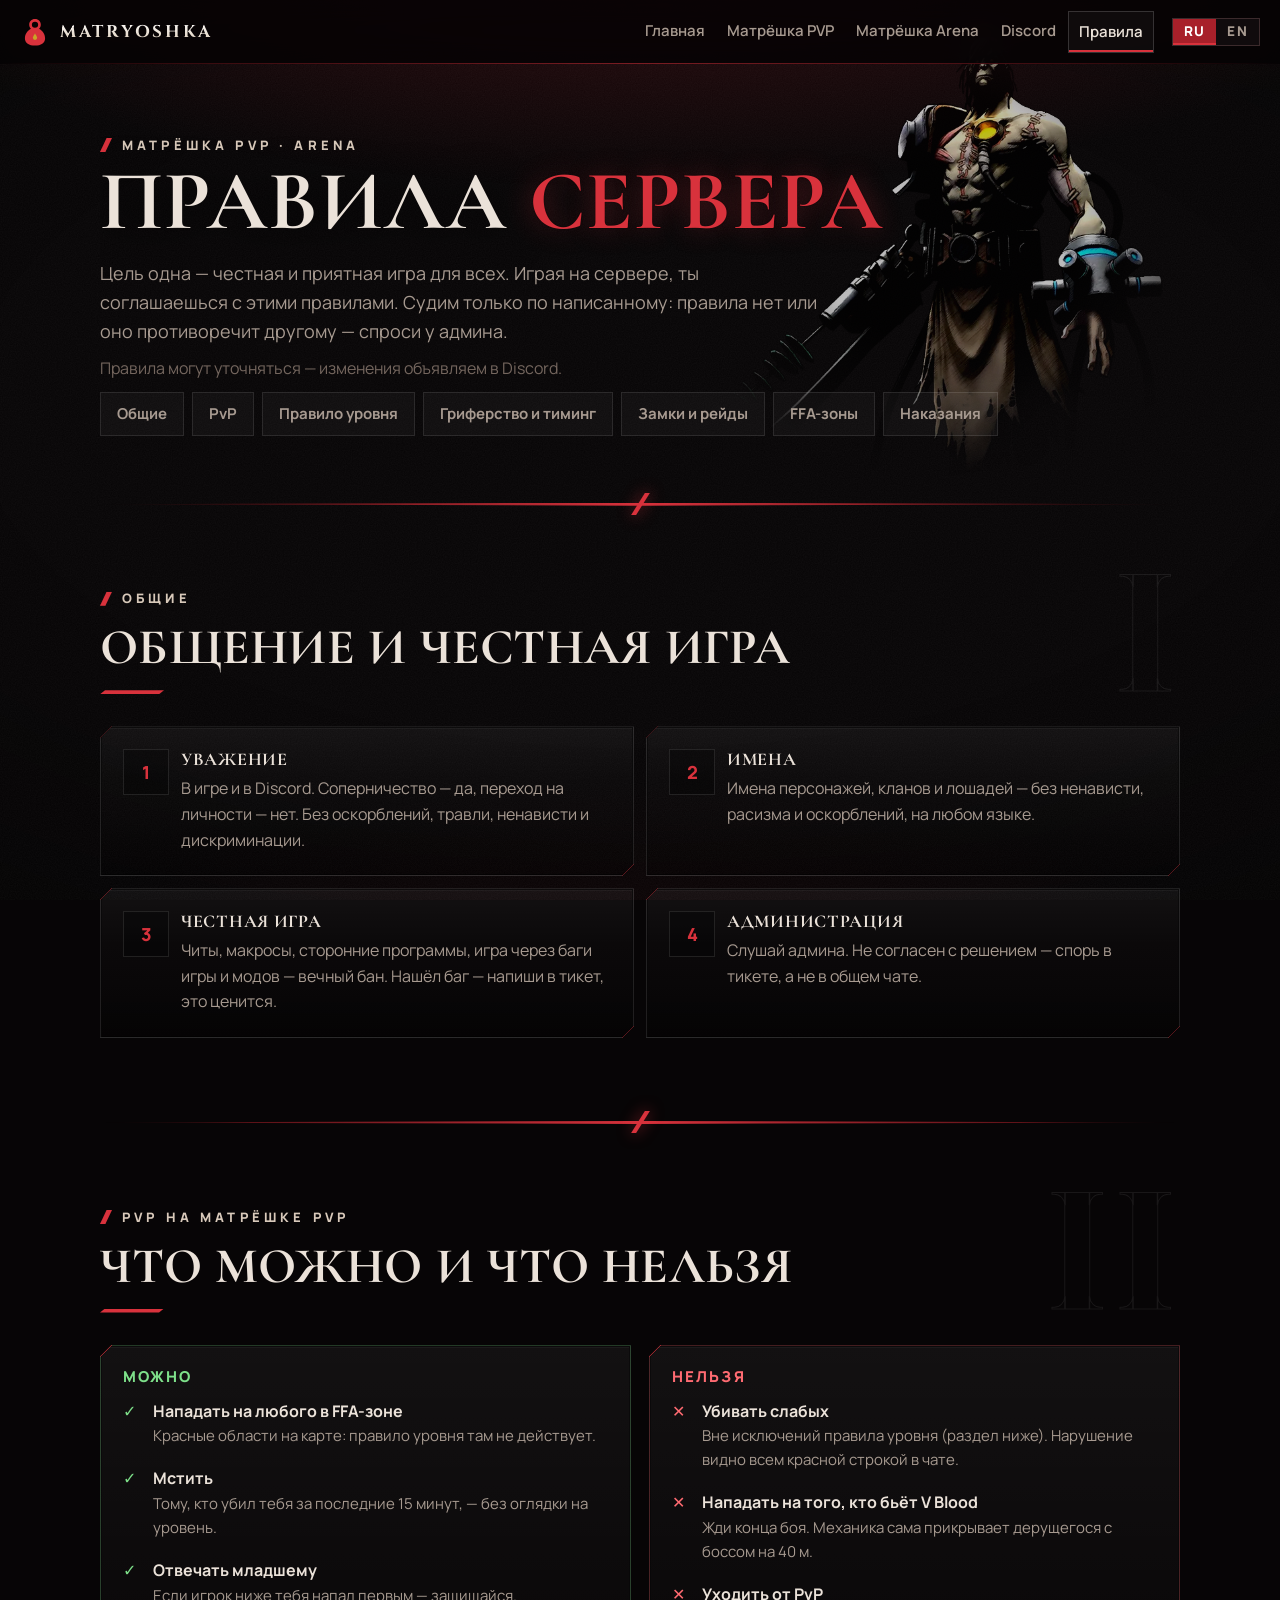
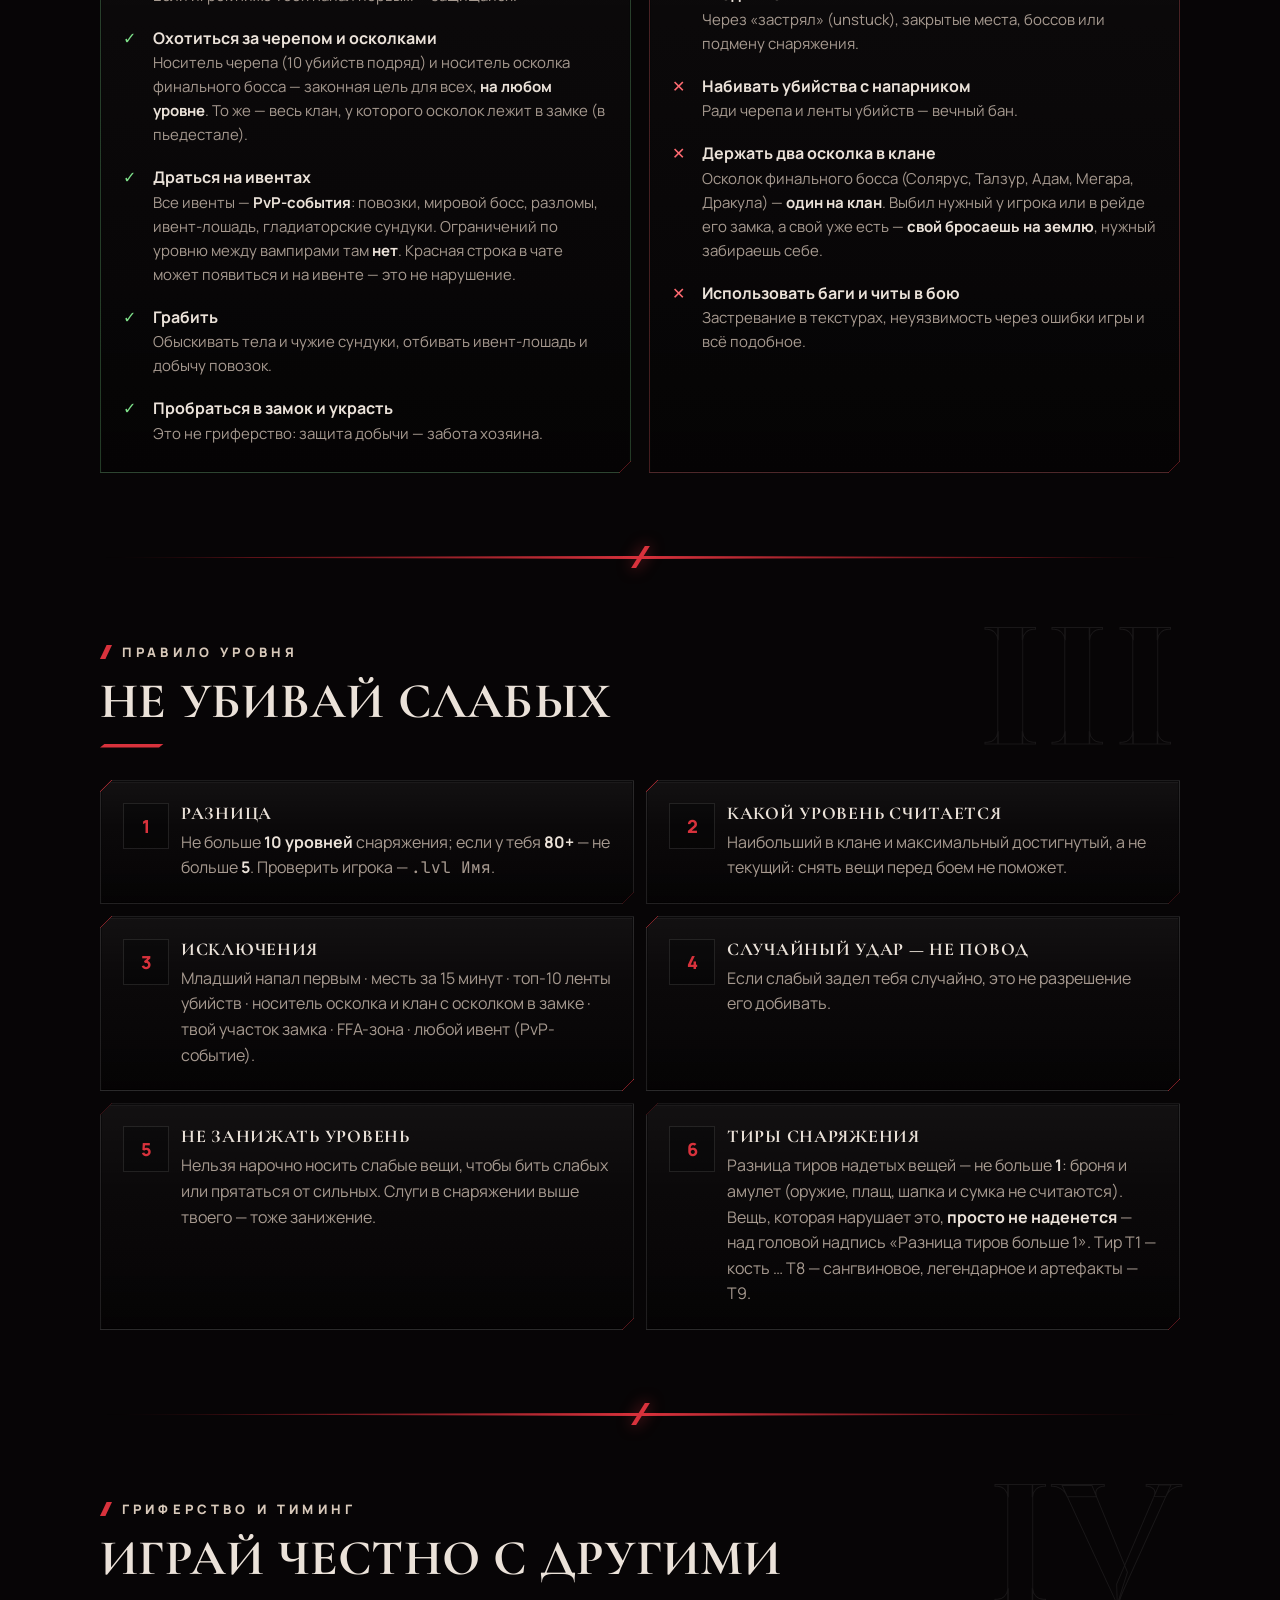
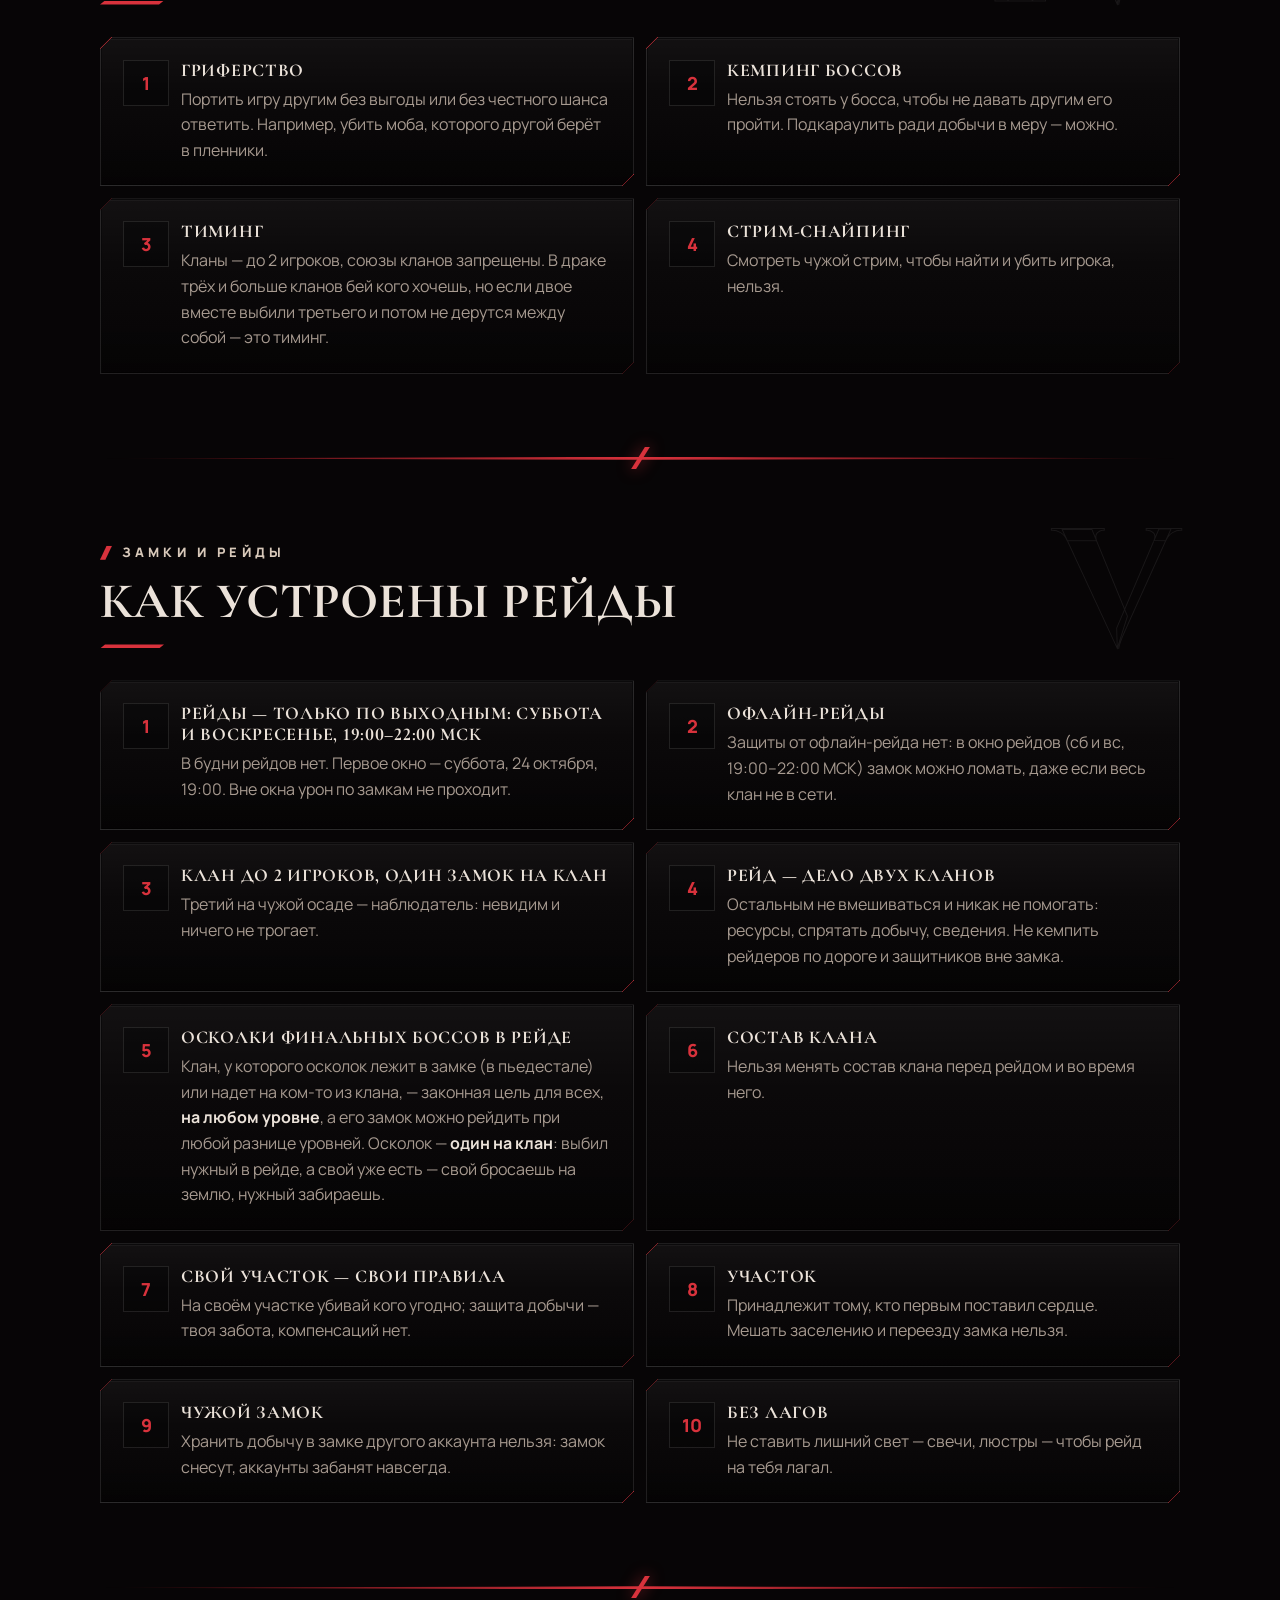
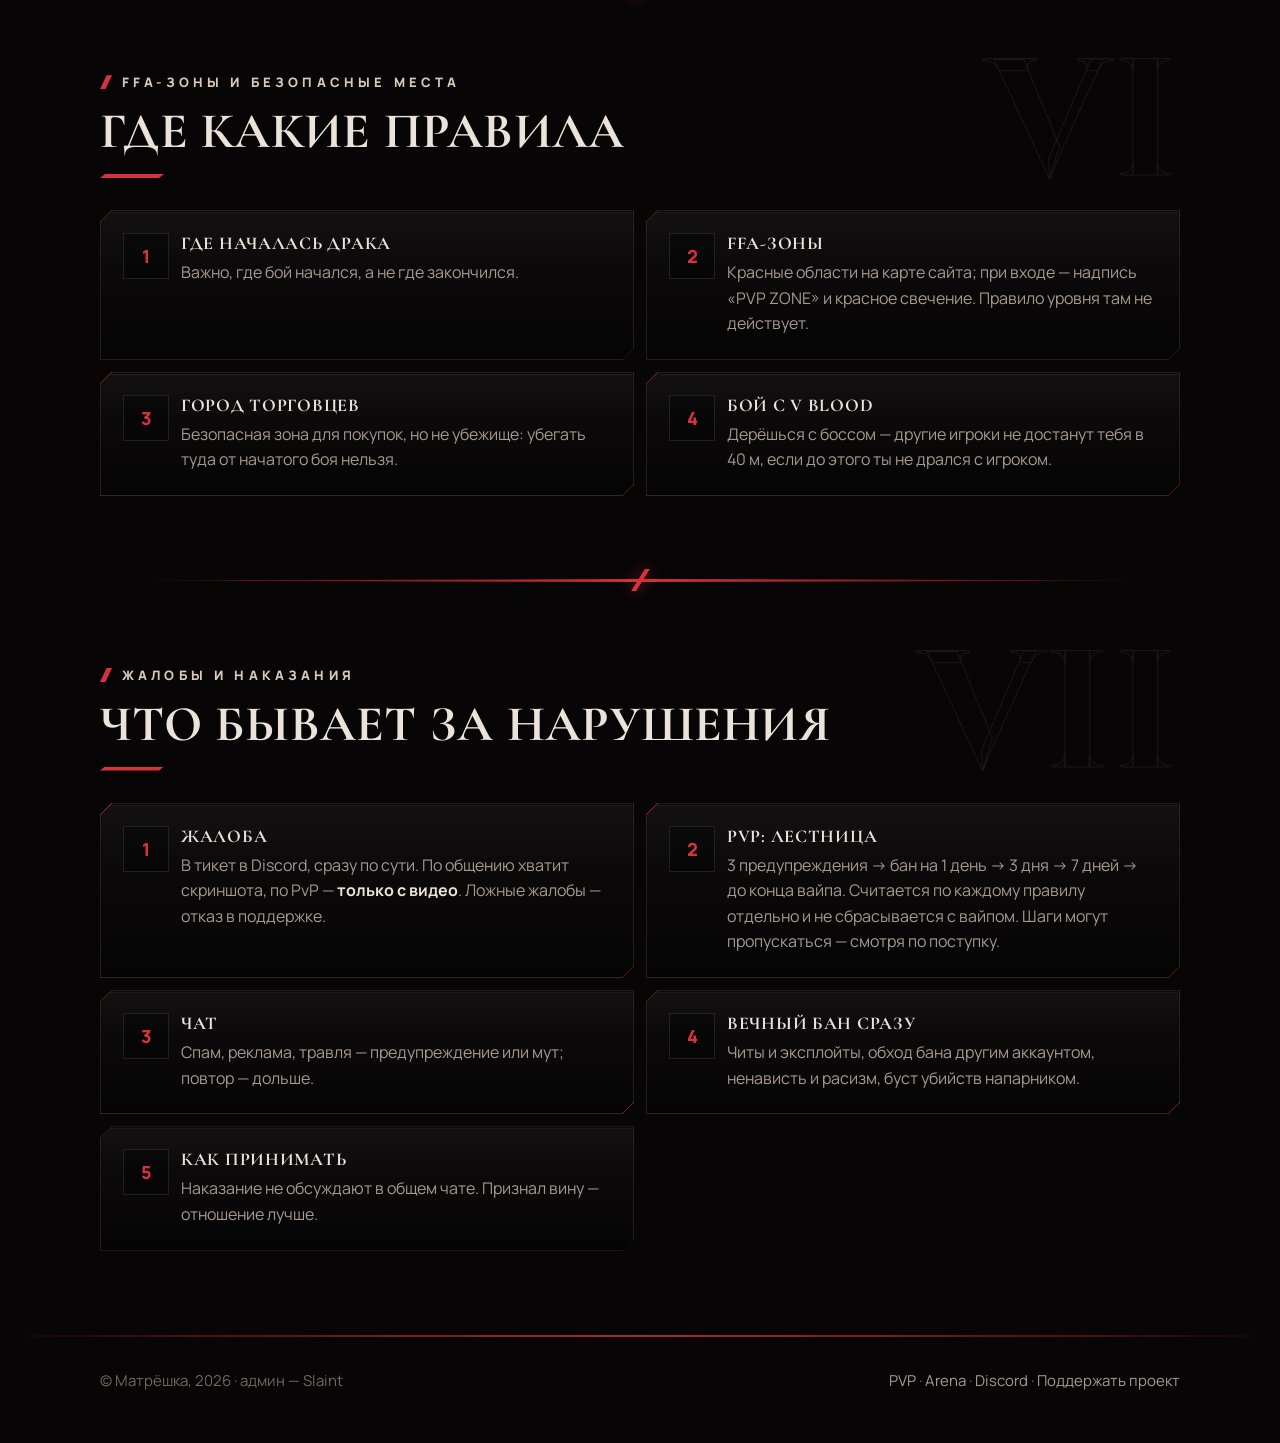
<file: rules/index.html>
<!doctype html>
<html lang="ru">
<head>
<meta charset="utf-8">
<meta name="viewport" content="width=device-width, initial-scale=1">
<title>Правила — Матрёшка</title>
<meta name="description" content="Правила серверов Матрёшка: общение, PvP — что можно и что нельзя, правило уровня, гриферство и тиминг, замки и рейды, FFA-зоны, жалобы и наказания.">
<link rel="icon" href="../assets/mark.svg" type="image/svg+xml">
<link rel="alternate" hreflang="ru" href="https://slaintarena.ru/rules/">
<link rel="alternate" hreflang="en" href="https://slaintarena.ru/en/rules/">
<link rel="preconnect" href="https://fonts.googleapis.com">
<link rel="stylesheet" href="https://fonts.googleapis.com/css2?family=Cinzel:wght@700&family=Cormorant+Garamond:wght@600;700&family=Manrope:wght@400;600;700;800&family=JetBrains+Mono:wght@500&display=swap">
<link rel="stylesheet" href="../assets/site.css?v=20261007c">
</head>
<body class="pvp">
<svg width="0" height="0" style="position:absolute" aria-hidden="true">
  <symbol id="doll" viewBox="0 0 64 64">
    <path fill="currentColor" fill-rule="evenodd" d="M32 4C24.3 4 19.6 9.6 19.6 16.3c0 3.7 1.5 6.8 3.8 9C15.7 29.2 10.5 37 10.5 45.7 10.5 54.8 19.2 61 32 61s21.5-6.2 21.5-15.3c0-8.7-5.2-16.5-12.9-20.4 2.3-2.2 3.8-5.3 3.8-9C44.4 9.6 39.7 4 32 4zM25.3 16.6a6.7 6.2 0 1 1 13.4 0 6.7 6.2 0 1 1-13.4 0z"/>
    <path style="fill:var(--doll-drop,#0a0708)" d="M32 34.5c-1.2 3.4-4.6 6.3-4.6 9.8a4.6 4.6 0 0 0 9.2 0c0-3.5-3.4-6.4-4.6-9.8z"/>
  </symbol>
</svg>

<header class="top">
  <div class="wrap">
    <a class="brand" href="../"><svg class="brand-mark" style="color:var(--blood-lit)"><use href="#doll"/></svg><span class="brand-name">MATRYOSHKA</span></a>
    <button class="burger" aria-label="Меню">☰</button>
    <nav class="nav">
      <a href="../">Главная</a>
      <a href="../pvp/" class="pvp-link">Матрёшка PVP</a>
      <a href="../arena/" class="arena-link">Матрёшка Arena</a>
      <a href="../discord/">Discord</a>
      <a href="./" class="rules-link on">Правила</a>
    </nav>
    <div class="lang-sw"><a href="./" data-lang="ru" class="on">RU</a><a href="../en/rules/" data-lang="en">EN</a></div>
  </div>
</header>

<main>
<div class="wrap">

  <section class="hero">
    <img class="hero-art" src="../assets/art/adam.webp" alt="" aria-hidden="true">
    <div class="kicker">Матрёшка PVP · Arena</div>
    <h1>Правила <span class="accent">сервера</span></h1>
    <p class="lead">Цель одна — честная и приятная игра для всех. Играя на сервере, ты соглашаешься с этими правилами. Судим только по написанному: правила нет или оно противоречит другому — спроси у админа.</p>
    <p class="dim" style="margin-top:10px">Правила могут уточняться — изменения объявляем в Discord.</p>
    <nav class="rules-tabs"><a href="#general">Общие</a><a href="#pvp">PvP</a><a href="#level">Правило уровня</a><a href="#grief">Гриферство и тиминг</a><a href="#raids">Замки и рейды</a><a href="#ffa">FFA-зоны</a><a href="#penalties">Наказания</a></nav>
  </section>

  <section id="general">
    <div class="sec-head"><div class="kicker">Общие</div><h2>Общение и честная игра</h2></div>
    <div class="rule-list"><div class="card"><div><h3>Уважение</h3><p>В игре и в Discord. Соперничество — да, переход на личности — нет. Без оскорблений, травли, ненависти и дискриминации.</p></div></div>
      <div class="card"><div><h3>Имена</h3><p>Имена персонажей, кланов и лошадей — без ненависти, расизма и оскорблений, на любом языке.</p></div></div>
      <div class="card"><div><h3>Честная игра</h3><p>Читы, макросы, сторонние программы, игра через баги игры и модов — вечный бан. Нашёл баг — напиши в тикет, это ценится.</p></div></div>
      <div class="card"><div><h3>Администрация</h3><p>Слушай админа. Не согласен с решением — спорь в тикете, а не в общем чате.</p></div></div></div>
  </section>

  <section id="pvp">
    <div class="sec-head"><div class="kicker">PvP на Матрёшке PVP</div><h2>Что можно и что нельзя</h2></div>
    <div class="yn">
      <div class="card yes"><h3>Можно</h3><ul><li><span><b>Нападать на любого в FFA-зоне</b><small>Красные области на карте: правило уровня там не действует.</small></span></li><li><span><b>Мстить</b><small>Тому, кто убил тебя за последние 15 минут, — без оглядки на уровень.</small></span></li><li><span><b>Отвечать младшему</b><small>Если игрок ниже тебя напал первым — защищайся.</small></span></li><li><span><b>Охотиться за черепом и осколками</b><small>Носитель черепа (10 убийств подряд) и носитель осколка финального босса — законная цель для всех, <b>на любом уровне</b>. То же — весь клан, у которого осколок лежит в замке (в пьедестале).</small></span></li><li><span><b>Драться на ивентах</b><small>Все ивенты — <b>PvP-события</b>: повозки, мировой босс, разломы, ивент-лошадь, гладиаторские сундуки. Ограничений по уровню между вампирами там <b>нет</b>. Красная строка в чате может появиться и на ивенте — это не нарушение.</small></span></li><li><span><b>Грабить</b><small>Обыскивать тела и чужие сундуки, отбивать ивент-лошадь и добычу повозок.</small></span></li><li><span><b>Пробраться в замок и украсть</b><small>Это не гриферство: защита добычи — забота хозяина.</small></span></li></ul></div>
      <div class="card no"><h3>Нельзя</h3><ul><li><span><b>Убивать слабых</b><small>Вне исключений правила уровня (раздел ниже). Нарушение видно всем красной строкой в чате.</small></span></li><li><span><b>Нападать на того, кто бьёт V Blood</b><small>Жди конца боя. Механика сама прикрывает дерущегося с боссом на 40 м.</small></span></li><li><span><b>Уходить от PvP</b><small>Через «застрял» (unstuck), закрытые места, боссов или подмену снаряжения.</small></span></li><li><span><b>Набивать убийства с напарником</b><small>Ради черепа и ленты убийств — вечный бан.</small></span></li><li><span><b>Держать два осколка в клане</b><small>Осколок финального босса (Солярус, Талзур, Адам, Мегара, Дракула) — <b>один на клан</b>. Выбил нужный у игрока или в рейде его замка, а свой уже есть — <b>свой бросаешь на землю</b>, нужный забираешь себе.</small></span></li><li><span><b>Использовать баги и читы в бою</b><small>Застревание в текстурах, неуязвимость через ошибки игры и всё подобное.</small></span></li></ul></div>
    </div>
  </section>

  <section id="level">
    <div class="sec-head"><div class="kicker">Правило уровня</div><h2>Не убивай слабых</h2></div>
    <div class="rule-list"><div class="card"><div><h3>Разница</h3><p>Не больше <b>10 уровней</b> снаряжения; если у тебя <b>80+</b> — не больше <b>5</b>. Проверить игрока — <span class="mono">.lvl Имя</span>.</p></div></div>
      <div class="card"><div><h3>Какой уровень считается</h3><p>Наибольший в клане и максимальный достигнутый, а не текущий: снять вещи перед боем не поможет.</p></div></div>
      <div class="card"><div><h3>Исключения</h3><p>Младший напал первым · месть за 15 минут · топ-10 ленты убийств · носитель осколка и клан с осколком в замке · твой участок замка · FFA-зона · любой ивент (PvP-событие).</p></div></div>
      <div class="card"><div><h3>Случайный удар — не повод</h3><p>Если слабый задел тебя случайно, это не разрешение его добивать.</p></div></div>
      <div class="card"><div><h3>Не занижать уровень</h3><p>Нельзя нарочно носить слабые вещи, чтобы бить слабых или прятаться от сильных. Слуги в снаряжении выше твоего — тоже занижение.</p></div></div>
      <div class="card"><div><h3>Тиры снаряжения</h3><p>Разница тиров надетых вещей — не больше <b>1</b>: броня и амулет (оружие, плащ, шапка и сумка не считаются). Вещь, которая нарушает это, <b>просто не наденется</b> — над головой надпись «Разница тиров больше 1». Тир T1 — кость … T8 — сангвиновое, легендарное и артефакты — T9.</p></div></div></div>
  </section>

  <section id="grief">
    <div class="sec-head"><div class="kicker">Гриферство и тиминг</div><h2>Играй честно с другими</h2></div>
    <div class="rule-list"><div class="card"><div><h3>Гриферство</h3><p>Портить игру другим без выгоды или без честного шанса ответить. Например, убить моба, которого другой берёт в пленники.</p></div></div>
      <div class="card"><div><h3>Кемпинг боссов</h3><p>Нельзя стоять у босса, чтобы не давать другим его пройти. Подкараулить ради добычи в меру — можно.</p></div></div>
      <div class="card"><div><h3>Тиминг</h3><p>Кланы — до 2 игроков, союзы кланов запрещены. В драке трёх и больше кланов бей кого хочешь, но если двое вместе выбили третьего и потом не дерутся между собой — это тиминг.</p></div></div>
      <div class="card"><div><h3>Стрим-снайпинг</h3><p>Смотреть чужой стрим, чтобы найти и убить игрока, нельзя.</p></div></div></div>
  </section>

  <section id="raids">
    <div class="sec-head"><div class="kicker">Замки и рейды</div><h2>Как устроены рейды</h2></div>
    <div class="rule-list"><div class="card"><div><h3>Рейды — только по выходным: суббота и воскресенье, 19:00–22:00 МСК</h3><p>В будни рейдов нет. Первое окно — суббота, 24 октября, 19:00. Вне окна урон по замкам не проходит.</p></div></div>
      <div class="card"><div><h3>Офлайн-рейды</h3><p>Защиты от офлайн-рейда нет: в окно рейдов (сб и вс, 19:00–22:00 МСК) замок можно ломать, даже если весь клан не в сети.</p></div></div>
      <div class="card"><div><h3>Клан до 2 игроков, один замок на клан</h3><p>Третий на чужой осаде — наблюдатель: невидим и ничего не трогает.</p></div></div>
      <div class="card"><div><h3>Рейд — дело двух кланов</h3><p>Остальным не вмешиваться и никак не помогать: ресурсы, спрятать добычу, сведения. Не кемпить рейдеров по дороге и защитников вне замка.</p></div></div>
      <div class="card"><div><h3>Осколки финальных боссов в рейде</h3><p>Клан, у которого осколок лежит в замке (в пьедестале) или надет на ком-то из клана, — законная цель для всех, <b>на любом уровне</b>, а его замок можно рейдить при любой разнице уровней. Осколок — <b>один на клан</b>: выбил нужный в рейде, а свой уже есть — свой бросаешь на землю, нужный забираешь.</p></div></div>
      <div class="card"><div><h3>Состав клана</h3><p>Нельзя менять состав клана перед рейдом и во время него.</p></div></div>
      <div class="card"><div><h3>Свой участок — свои правила</h3><p>На своём участке убивай кого угодно; защита добычи — твоя забота, компенсаций нет.</p></div></div>
      <div class="card"><div><h3>Участок</h3><p>Принадлежит тому, кто первым поставил сердце. Мешать заселению и переезду замка нельзя.</p></div></div>
      <div class="card"><div><h3>Чужой замок</h3><p>Хранить добычу в замке другого аккаунта нельзя: замок снесут, аккаунты забанят навсегда.</p></div></div>
      <div class="card"><div><h3>Без лагов</h3><p>Не ставить лишний свет — свечи, люстры — чтобы рейд на тебя лагал.</p></div></div></div>
  </section>

  <section id="ffa">
    <div class="sec-head"><div class="kicker">FFA-зоны и безопасные места</div><h2>Где какие правила</h2></div>
    <div class="rule-list"><div class="card"><div><h3>Где началась драка</h3><p>Важно, где бой начался, а не где закончился.</p></div></div>
      <div class="card"><div><h3>FFA-зоны</h3><p>Красные области на карте сайта; при входе — надпись «PVP ZONE» и красное свечение. Правило уровня там не действует.</p></div></div>
      <div class="card"><div><h3>Город торговцев</h3><p>Безопасная зона для покупок, но не убежище: убегать туда от начатого боя нельзя.</p></div></div>
      <div class="card"><div><h3>Бой с V Blood</h3><p>Дерёшься с боссом — другие игроки не достанут тебя в 40 м, если до этого ты не дрался с игроком.</p></div></div></div>
  </section>

  <section id="penalties">
    <div class="sec-head"><div class="kicker">Жалобы и наказания</div><h2>Что бывает за нарушения</h2></div>
    <div class="rule-list"><div class="card"><div><h3>Жалоба</h3><p>В тикет в Discord, сразу по сути. По общению хватит скриншота, по PvP — <b>только с видео</b>. Ложные жалобы — отказ в поддержке.</p></div></div>
      <div class="card"><div><h3>PvP: лестница</h3><p>3 предупреждения → бан на 1 день → 3 дня → 7 дней → до конца вайпа. Считается по каждому правилу отдельно и не сбрасывается с вайпом. Шаги могут пропускаться — смотря по поступку.</p></div></div>
      <div class="card"><div><h3>Чат</h3><p>Спам, реклама, травля — предупреждение или мут; повтор — дольше.</p></div></div>
      <div class="card"><div><h3>Вечный бан сразу</h3><p>Читы и эксплойты, обход бана другим аккаунтом, ненависть и расизм, буст убийств напарником.</p></div></div>
      <div class="card"><div><h3>Как принимать</h3><p>Наказание не обсуждают в общем чате. Признал вину — отношение лучше.</p></div></div></div>
  </section>

</div>
</main>

<footer class="foot">
  <div class="wrap">
    <span>© Матрёшка, 2026 · админ — Slaint</span>
    <span><a href="../pvp/">PVP</a> · <a href="../arena/">Arena</a> · <a href="../discord/">Discord</a> · <a href="https://www.donationalerts.com/r/sla1nt" target="_blank" rel="noopener">Поддержать проект</a></span>
  </div>
</footer>
<script src="../assets/site.js?v=20261007c"></script>
</body>
</html>
</file>
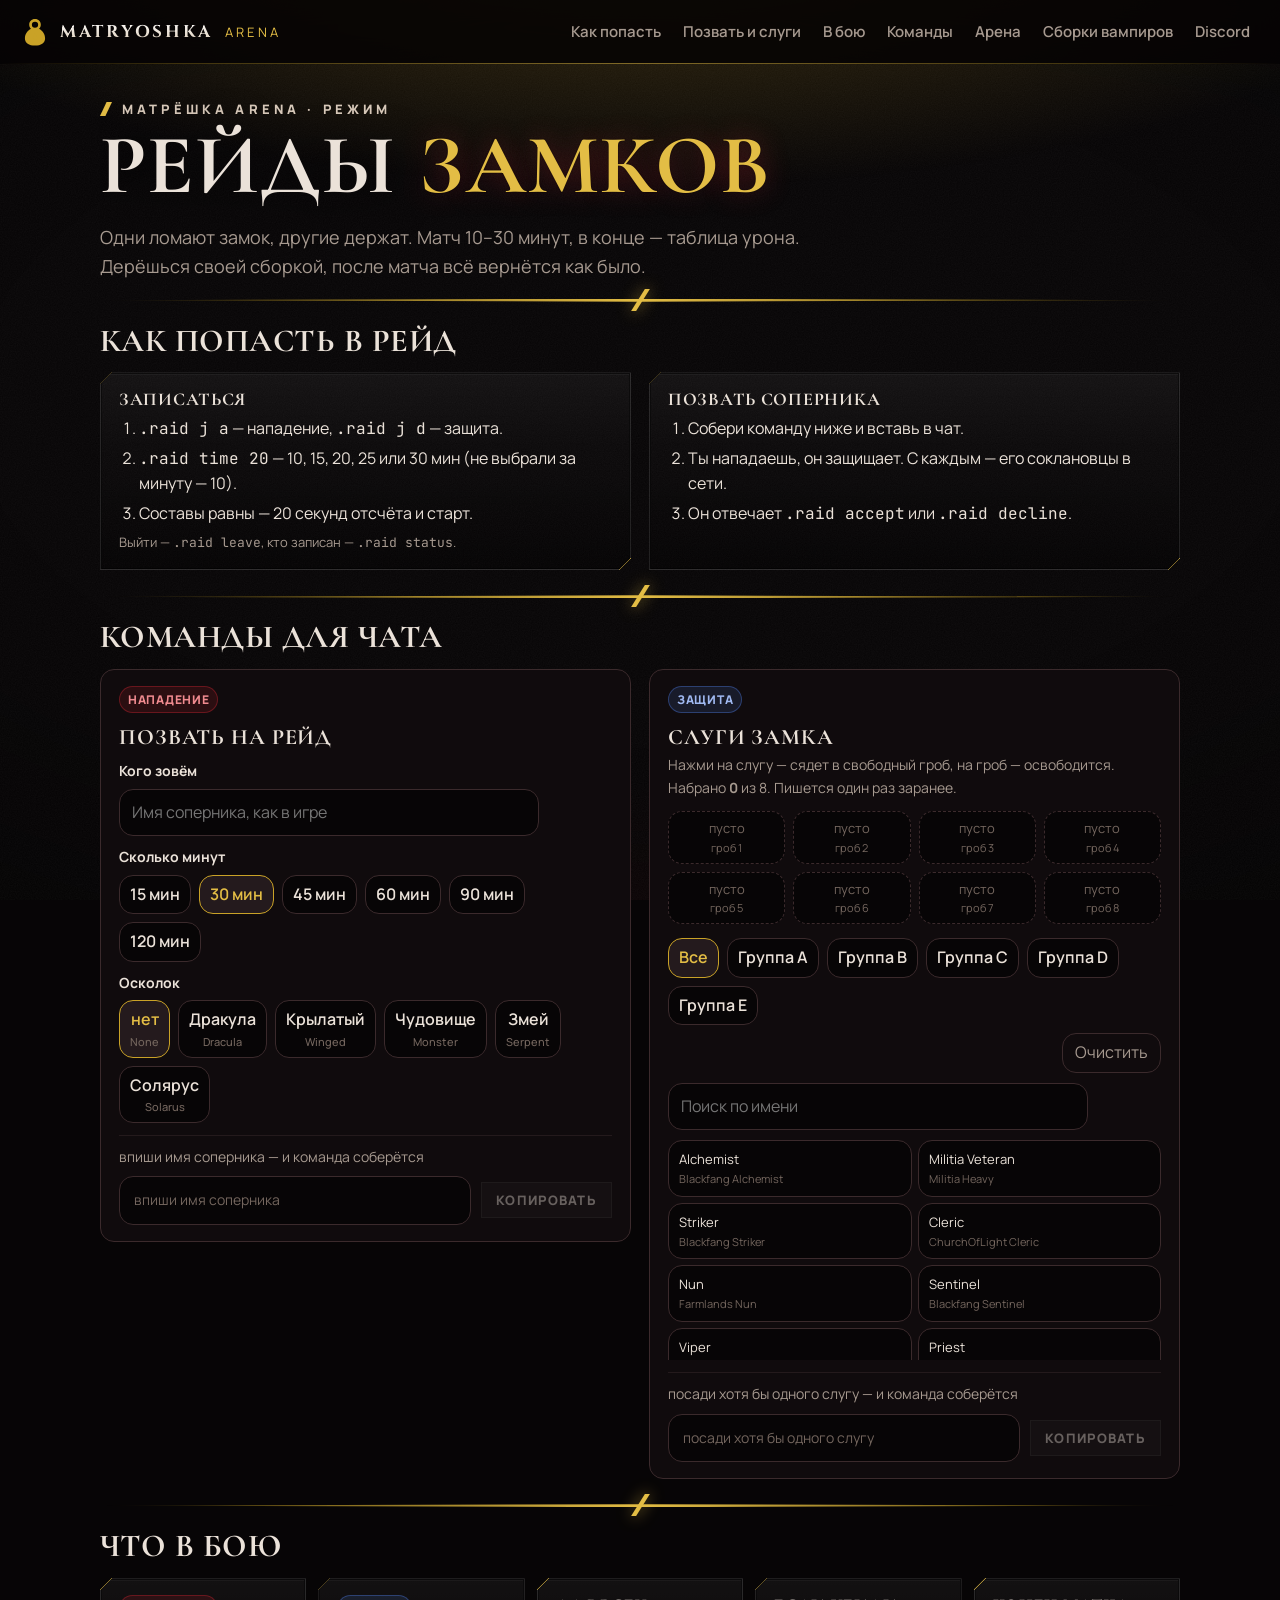
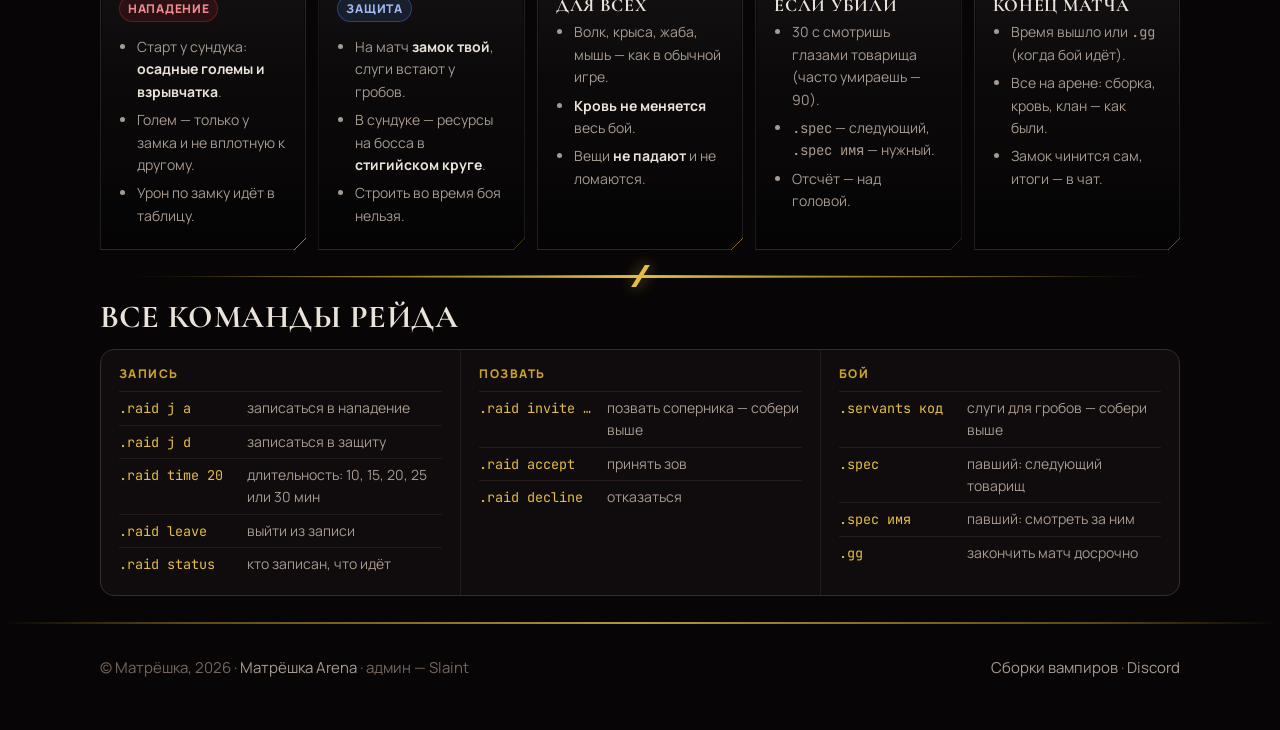
<file: arena/raid/index.html>
<!doctype html>
<html lang="ru">
<head>
<meta charset="utf-8">
<meta name="viewport" content="width=device-width, initial-scale=1">
<title>Рейды замков — Матрёшка Arena</title>
<meta name="description" content="Рейды замков на Матрёшке Arena: как записаться, как позвать соперника, слуги защиты, что делать в бою и все команды рейда.">
<link rel="icon" href="../../assets/mark.svg" type="image/svg+xml">
<link rel="preconnect" href="https://fonts.googleapis.com">
<link rel="stylesheet" href="https://fonts.googleapis.com/css2?family=Cinzel:wght@700&family=Cormorant+Garamond:wght@600;700&family=Manrope:wght@400;600;700;800&family=JetBrains+Mono:wght@500&display=swap">
<link rel="stylesheet" href="../../assets/site.css?v=20261007c">
<style>
/* Конструкторы рейда — перенесены из вкладки «Рейд замка» Кузницы (14.10). */
.rb{background:var(--surface); border:1px solid var(--line); border-radius:var(--r); padding:22px; margin-top:18px}
.rb h3{margin:0 0 6px}
.rb .hint{color:var(--muted); font-size:14px; margin:4px 0 12px}
.rb label.lbl{display:block; font-weight:700; margin:16px 0 8px; font-size:14px; color:var(--text)}
.rb input.field{width:100%; max-width:420px; background:var(--ground); border:1px solid var(--line); color:var(--text);
  padding:10px 12px; border-radius:var(--r); font:inherit}
.rb input.field:focus{outline:none; border-color:var(--hue)}
.picks{display:flex; flex-wrap:wrap; gap:8px}
.pick{background:var(--ground); border:1px solid var(--line); color:var(--text); padding:8px 14px; border-radius:var(--r);
  font:inherit; font-weight:600; cursor:pointer}
.pick .en{display:block; font-size:11px; color:var(--dim); font-weight:500}
.pick[aria-pressed="true"]{border-color:var(--hue); background:var(--raised); color:var(--hue-lit)}
.pick:hover{border-color:var(--hue)}
.out{margin-top:20px; padding-top:16px; border-top:1px solid var(--line-soft)}
.out .say{color:var(--muted); font-size:14px; margin:0 0 8px}
.cmdline{display:flex; gap:10px; align-items:center; flex-wrap:wrap}
.cmdline code{flex:1 1 280px; background:var(--ground); border:1px solid var(--line); padding:12px 14px; border-radius:var(--r);
  font-family:"JetBrains Mono",monospace; font-size:15px; color:var(--gold-lit); word-break:break-all}
.cmdline code.empty{color:var(--dim); font-family:inherit; font-size:14px}
.cmdline .copy[disabled]{opacity:.4; cursor:default}
.out .next{color:var(--muted); font-size:14px; margin:10px 0 0}
.coffins{display:grid; grid-template-columns:repeat(4,1fr); gap:8px; margin:6px 0 14px}
.coffin{background:var(--ground); border:1px dashed var(--line); color:var(--dim); padding:10px 8px; border-radius:var(--r);
  font:inherit; font-size:13px; text-align:center; cursor:pointer; min-height:52px}
.coffin.full{border-style:solid; border-color:var(--hue); color:var(--text); background:var(--raised)}
.coffin .n{display:block; font-size:11px; color:var(--dim)}
.sv-bar{display:flex; flex-wrap:wrap; gap:8px; align-items:center; margin:6px 0 10px}
.sv-bar .ghost{margin-left:auto; background:none; border:1px solid var(--line); color:var(--muted); padding:6px 12px;
  border-radius:var(--r); font:inherit; cursor:pointer}
.sv-grid{display:grid; grid-template-columns:repeat(auto-fill,minmax(170px,1fr)); gap:6px; margin-top:10px; max-height:360px; overflow:auto}
.sv{background:var(--ground); border:1px solid var(--line); color:var(--text); padding:8px 10px; border-radius:var(--r);
  font:inherit; font-size:13px; text-align:left; cursor:pointer}
.sv .en{display:block; font-size:11px; color:var(--dim)}
.sv[aria-pressed="true"]{border-color:var(--hue)}
.sv .x{float:right; color:var(--hue-lit); font-weight:800}
.sv[disabled]{opacity:.45; cursor:default}
.side-tag{display:inline-block; font-size:12px; font-weight:800; letter-spacing:.06em; text-transform:uppercase;
  padding:3px 8px; border-radius:var(--r); margin-bottom:8px}
.side-tag.atk{background:rgba(168,32,42,.18); color:#ef8a8f; border:1px solid rgba(168,32,42,.5)}
.side-tag.def{background:rgba(70,110,200,.16); color:#9fb8f0; border:1px solid rgba(70,110,200,.45)}
.card ul{margin:8px 0 0; padding-left:18px}
.card li{margin:6px 0}
/* Компактно (14.10, Алексей: «слишком много листать»). */
section{padding:26px 0}
.hero{padding:34px 0 8px}
h2.h-sm{font-size:clamp(24px,3vw,32px); margin:0 0 14px}
.card{padding:16px 18px}
.card h3{margin:0 0 6px; font-size:18px}
ol.short{margin:0; padding-left:20px} ol.short li{margin:4px 0}
.small{font-size:13px; margin:8px 0 0}
.tools{align-items:start}
.rb{margin-top:0; padding:16px 18px}
.rb h3{margin:4px 0 2px}
.rb label.lbl{margin:10px 0 6px}
.pick{padding:6px 10px}
.out{margin-top:12px; padding-top:10px}
.coffin{min-height:40px; padding:6px}
.sv-grid{max-height:220px}
.fight{grid-template-columns:repeat(auto-fit,minmax(200px,1fr)); gap:12px}
.fight ul{margin:4px 0 0; font-size:14px}
.cmds{margin-top:0}
.cheat{display:grid; grid-template-columns:repeat(3,minmax(0,1fr)); gap:0; border:1px solid var(--line);
  border-radius:var(--r); background:var(--surface)}
.ch-grp{padding:14px 18px} .ch-grp + .ch-grp{border-left:1px solid var(--line-soft)}
.ch-h{font-size:12px; font-weight:800; letter-spacing:.12em; text-transform:uppercase; color:var(--gold); margin-bottom:8px}
.ch-row{display:grid; grid-template-columns:118px 1fr; gap:10px; align-items:baseline; padding:5px 0; border-top:1px solid var(--line-soft)}
.ch-row:first-of-type{border-top:0}
.ch-row code{font-family:'JetBrains Mono',monospace; font-size:13.5px; color:var(--gold-lit); white-space:nowrap}
.ch-row span{font-size:14px; color:var(--muted)}
@media (max-width:860px){ .cheat{grid-template-columns:1fr} .ch-grp + .ch-grp{border-left:0; border-top:1px solid var(--line-soft)} }
@media (max-width:860px){ .tools{grid-template-columns:1fr} }
@media (max-width:560px){ .coffins{grid-template-columns:repeat(2,1fr)} .rb{padding:16px} }
</style>
</head>
<body class="arena">
<svg width="0" height="0" style="position:absolute" aria-hidden="true">
  <symbol id="doll" viewBox="0 0 64 64">
    <path fill="currentColor" fill-rule="evenodd" d="M32 4C24.3 4 19.6 9.6 19.6 16.3c0 3.7 1.5 6.8 3.8 9C15.7 29.2 10.5 37 10.5 45.7 10.5 54.8 19.2 61 32 61s21.5-6.2 21.5-15.3c0-8.7-5.2-16.5-12.9-20.4 2.3-2.2 3.8-5.3 3.8-9C44.4 9.6 39.7 4 32 4zM25.3 16.6a6.7 6.2 0 1 1 13.4 0 6.7 6.2 0 1 1-13.4 0z"/>
    <path style="fill:var(--doll-drop,#0a0708)" d="M32 34.5c-1.2 3.4-4.6 6.3-4.6 9.8a4.6 4.6 0 0 0 9.2 0c0-3.5-3.4-6.4-4.6-9.8z"/>
  </symbol>
</svg>

<header class="top">
  <div class="wrap">
    <a class="brand" href="../../"><svg class="brand-mark" style="color:var(--gold)"><use href="#doll"/></svg><span class="brand-name">MATRYOSHKA</span><span class="brand-sub">Arena</span></a>
    <button class="burger" aria-label="Меню">☰</button>
    <nav class="nav">
      <a href="#join">Как попасть</a>
      <a href="#tools">Позвать и слуги</a>
      <a href="#fight">В бою</a>
      <a href="#commands">Команды</a>
      <a href="../">Арена</a>
      <a href="../../forge/">Сборки вампиров</a>
      <a href="../../discord/">Discord</a>
    </nav>
  </div>
</header>

<main>
<div class="wrap">

  <section class="hero">
    <div class="kicker">Матрёшка Arena · режим</div>
    <h1>Рейды <span class="accent">замков</span></h1>
    <p class="lead">Одни ломают замок, другие держат. Матч 10–30 минут, в конце — таблица урона.
      Дерёшься своей сборкой, после матча всё вернётся как было.</p>
  </section>

  <section id="join">
    <h2 class="h-sm">Как попасть в рейд</h2>
    <div class="grid g2">
      <div class="card">
        <h3>Записаться</h3>
        <ol class="short">
          <li><span class="mono">.raid j a</span> — нападение, <span class="mono">.raid j d</span> — защита.</li>
          <li><span class="mono">.raid time 20</span> — 10, 15, 20, 25 или 30 мин (не выбрали за минуту — 10).</li>
          <li>Составы равны — 20 секунд отсчёта и старт.</li>
        </ol>
        <p class="dim small">Выйти — <span class="mono">.raid leave</span>, кто записан — <span class="mono">.raid status</span>.</p>
      </div>
      <div class="card">
        <h3>Позвать соперника</h3>
        <ol class="short">
          <li>Собери команду ниже и вставь в чат.</li>
          <li>Ты нападаешь, он защищает. С каждым — его соклановцы в сети.</li>
          <li>Он отвечает <span class="mono">.raid accept</span> или <span class="mono">.raid decline</span>.</li>
        </ol>
      </div>
    </div>
  </section>

  <section id="tools">
    <h2 class="h-sm">Команды для чата</h2>
    <div class="grid g2 tools">
      <div class="rb" id="call">
        <span class="side-tag atk">нападение</span>
        <h3>Позвать на рейд</h3>
        <label class="lbl" for="r-foe">Кого зовём</label>
        <input id="r-foe" class="field" type="text" placeholder="Имя соперника, как в игре" autocomplete="off" spellcheck="false">
        <label class="lbl">Сколько минут</label>
        <div class="picks" id="r-time"></div>
        <label class="lbl">Осколок</label>
        <div class="picks" id="r-shard"></div>
        <div class="out">
          <p class="say" id="r-plain">впиши имя соперника — и команда соберётся</p>
          <div class="cmdline">
            <code id="r-code" class="empty">впиши имя соперника</code>
            <button class="copy" id="r-copy" data-copy="" disabled>Копировать</button>
          </div>
        </div>
      </div>
      <div class="rb" id="servants">
        <span class="side-tag def">защита</span>
        <h3>Слуги замка</h3>
        <p class="hint">Нажми на слугу — сядет в свободный гроб, на гроб — освободится. Набрано <b id="r-count">0</b> из 8. Пишется один раз заранее.</p>
        <div class="coffins" id="r-coffins"></div>
        <div class="sv-bar">
          <div class="picks" id="r-groups"></div>
          <button type="button" class="ghost" id="r-clear">Очистить</button>
        </div>
        <input id="r-find" class="field" type="text" placeholder="Поиск по имени" autocomplete="off" spellcheck="false">
        <div class="sv-grid" id="r-servants"></div>
        <div class="out">
          <p class="say" id="s-plain">посади хотя бы одного слугу — и команда соберётся</p>
          <div class="cmdline">
            <code id="s-code" class="empty">посади хотя бы одного слугу</code>
            <button class="copy" id="s-copy" data-copy="" disabled>Копировать</button>
          </div>
        </div>
      </div>
    </div>
  </section>

  <section id="fight">
    <h2 class="h-sm">Что в бою</h2>
    <div class="grid fight">
      <div class="card">
        <span class="side-tag atk">нападение</span>
        <ul>
          <li>Старт у сундука: <b>осадные големы и взрывчатка</b>.</li>
          <li>Голем — только у замка и не вплотную к другому.</li>
          <li>Урон по замку идёт в таблицу.</li>
        </ul>
      </div>
      <div class="card">
        <span class="side-tag def">защита</span>
        <ul>
          <li>На матч <b>замок твой</b>, слуги встают у гробов.</li>
          <li>В сундуке — ресурсы на босса в <b>стигийском круге</b>.</li>
          <li>Строить во время боя нельзя.</li>
        </ul>
      </div>
      <div class="card">
        <h3>Для всех</h3>
        <ul>
          <li>Волк, крыса, жаба, мышь — как в обычной игре.</li>
          <li><b>Кровь не меняется</b> весь бой.</li>
          <li>Вещи <b>не падают</b> и не ломаются.</li>
        </ul>
      </div>
      <div class="card">
        <h3>Если убили</h3>
        <ul>
          <li>30 с смотришь глазами товарища (часто умираешь — 90).</li>
          <li><span class="mono">.spec</span> — следующий, <span class="mono">.spec имя</span> — нужный.</li>
          <li>Отсчёт — над головой.</li>
        </ul>
      </div>
      <div class="card">
        <h3>Конец матча</h3>
        <ul>
          <li>Время вышло или <span class="mono">.gg</span> (когда бой идёт).</li>
          <li>Все на арене: сборка, кровь, клан — как были.</li>
          <li>Замок чинится сам, итоги — в чат.</li>
        </ul>
      </div>
    </div>
  </section>

  <section id="commands">
    <h2 class="h-sm">Все команды рейда</h2>
    <div class="cheat">
      <div class="ch-grp">
        <div class="ch-h">Запись</div>
        <div class="ch-row"><code>.raid j a</code><span>записаться в нападение</span></div>
        <div class="ch-row"><code>.raid j d</code><span>записаться в защиту</span></div>
        <div class="ch-row"><code>.raid time 20</code><span>длительность: 10, 15, 20, 25 или 30 мин</span></div>
        <div class="ch-row"><code>.raid leave</code><span>выйти из записи</span></div>
        <div class="ch-row"><code>.raid status</code><span>кто записан, что идёт</span></div>
      </div>
      <div class="ch-grp">
        <div class="ch-h">Позвать</div>
        <div class="ch-row"><code>.raid invite …</code><span>позвать соперника — собери выше</span></div>
        <div class="ch-row"><code>.raid accept</code><span>принять зов</span></div>
        <div class="ch-row"><code>.raid decline</code><span>отказаться</span></div>
      </div>
      <div class="ch-grp">
        <div class="ch-h">Бой</div>
        <div class="ch-row"><code>.servants код</code><span>слуги для гробов — собери выше</span></div>
        <div class="ch-row"><code>.spec</code><span>павший: следующий товарищ</span></div>
        <div class="ch-row"><code>.spec имя</code><span>павший: смотреть за ним</span></div>
        <div class="ch-row"><code>.gg</code><span>закончить матч досрочно</span></div>
      </div>
    </div>
  </section>

</div>
</main>

<footer class="foot">
  <div class="wrap">
    <span>© Матрёшка, 2026 · <a href="../">Матрёшка Arena</a> · админ — Slaint</span>
    <span><a href="../../forge/">Сборки вампиров</a> · <a href="../../discord/">Discord</a></span>
  </div>
</footer>

<script src="../../assets/site.js?v=20261007c"></script>
<script>
/* Две команды, как было во вкладке Кузницы: «.raid invite имя замок минуты
   осколок» и «.servants» с восемью знаками (по знаку на гроб, «0» — пусто).
   Страница ничего не знает о сервере — только собирает строку для чата. */
const R_PLOT   = '95';
const R_TIMES  = [15, 30, 45, 60, 90, 120];
const R_SHARDS = [
  {k:'None',    n:'нет'},
  {k:'Dracula', n:'Дракула'},
  {k:'Winged',  n:'Крылатый'},
  {k:'Monster', n:'Чудовище'},
  {k:'Serpent', n:'Змей'},
  {k:'Solarus', n:'Солярус'},
];
const R_SERVANTS = [
{c:"1",n:"Alchemist",g:"A",p:"CHAR_Blackfang_Alchemist_Servant"},
{c:"2",n:"Militia Veteran",g:"A",p:"CHAR_Militia_Heavy_Servant"},
{c:"3",n:"Striker",g:"A",p:"CHAR_Blackfang_Striker_Servant"},
{c:"4",n:"Cleric",g:"A",p:"CHAR_ChurchOfLight_Cleric_Servant"},
{c:"5",n:"Nun",g:"A",p:"CHAR_Farmlands_Nun_Servant"},
{c:"6",n:"Sentinel",g:"A",p:"CHAR_Blackfang_Sentinel_Servant"},
{c:"7",n:"Viper",g:"A",p:"CHAR_Blackfang_Viper_Servant"},
{c:"8",n:"Priest",g:"B",p:"CHAR_ChurchOfLight_Priest_Servant"},
{c:"9",n:"Paladin",g:"B",p:"CHAR_ChurchOfLight_Paladin_Servant"},
{c:"a",n:"Lightweaver",g:"B",p:"CHAR_ChurchOfLight_Lightweaver_Servant"},
{c:"b",n:"Dark Temptress",g:"C",p:"CHAR_Legion_NightMaiden_Servant"},
{c:"c",n:"Night Maiden",g:"C",p:"CHAR_Legion_NightMaiden_Lesser_Servant"},
{c:"d",n:"Tractor Beamer",g:"C",p:"CHAR_Gloomrot_TractorBeamer_Servant"},
{c:"e",n:"Exsanguinator",g:"C",p:"CHAR_Legion_Assassin_Servant"},
{c:"f",n:"Rifleman",g:"C",p:"CHAR_ChurchOfLight_Rifleman_Servant"},
{c:"g",n:"Dreadcleaver",g:"D",p:"CHAR_Blackfang_Venomblade_Servant"},
{c:"h",n:"Knight",g:"D",p:"CHAR_ChurchOfLight_Knight_2H_Servant"},
{c:"i",n:"Knight",g:"D",p:"CHAR_ChurchOfLight_Knight_Shield_Servant"},
{c:"j",n:"Militia Guard",g:"D",p:"CHAR_Militia_Guard_Servant"},
{c:"k",n:"Devoted",g:"D",p:"CHAR_Militia_Devoted_Servant"},
{c:"l",n:"Slave Master",g:"D",p:"CHAR_ChurchOfLight_SlaveMaster_Enforcer_Servant"},
{c:"m",n:"Slave Master",g:"D",p:"CHAR_ChurchOfLight_SlaveMaster_Sentry_Servant"},
{c:"n",n:"Sentry Officer",g:"D",p:"CHAR_Gloomrot_SentryOfficer_Servant"},
{c:"o",n:"Railgunner",g:"D",p:"CHAR_Gloomrot_Railgunner_Servant"},
{c:"p",n:"Tazer",g:"D",p:"CHAR_Gloomrot_Tazer_Servant"},
{c:"q",n:"Pyro",g:"D",p:"CHAR_Gloomrot_Pyro_Servant"},
{c:"r",n:"Mugger",g:"D",p:"CHAR_Bandit_Mugger_Servant"},
{c:"s",n:"Thief",g:"D",p:"CHAR_Bandit_Thief_Servant"},
{c:"t",n:"Trapper",g:"D",p:"CHAR_Bandit_Trapper_Servant"},
{c:"u",n:"Ace Incinerator",g:"",p:"CHAR_Gloomrot_AceIncinerator_Servant"},
{c:"v",n:"Stalker",g:"E",p:"CHAR_Bandit_Stalker_Servant"},
{c:"w",n:"Militia Torchbearer",g:"E",p:"CHAR_Militia_Torchbearer_Servant"},
{c:"x",n:"Bomber",g:"E",p:"CHAR_Bandit_Bomber_Servant"},
{c:"y",n:"Militia Demolisher",g:"E",p:"CHAR_Militia_Bomber_Servant"},
{c:"z",n:"Militia Crossbow",g:"E",p:"CHAR_Militia_Crossbow_Servant"},
{c:"A",n:"Archer",g:"E",p:"CHAR_ChurchOfLight_Archer_Servant"},
{c:"B",n:"Dartflinger",g:"E",p:"CHAR_Blackfang_DartFlinger_Servant"},
{c:"C",n:"Militia Archer",g:"E",p:"CHAR_Militia_Longbowman_Servant"},
{c:"D",n:"Deadeye",g:"E",p:"CHAR_Bandit_Deadeye_Servant"},
{c:"E",n:"Lurker",g:"E",p:"CHAR_Blackfang_Lurker_Servant"},
{c:"F",n:"Poacher",g:"E",p:"CHAR_Bandit_Hunter_Servant"},
{c:"G",n:"Ruffian",g:"E",p:"CHAR_ChurchOfLight_SlaveRuffian_Servant"},
{c:"H",n:"Miner",g:"E",p:"CHAR_ChurchOfLight_Miner_Standard_Servant"},
{c:"I",n:"Militia Skirmisher",g:"E",p:"CHAR_Militia_Light_Servant"},
{c:"J",n:"Thug",g:"E",p:"CHAR_Bandit_Thug_Servant"},
{c:"K",n:"Scout",g:"E",p:"CHAR_Bandit_Scout_Servant"},
{c:"L",n:"Footman",g:"E",p:"CHAR_ChurchOfLight_Footman_Servant"},
{c:"M",n:"Peon",g:"E",p:"CHAR_Blackfang_Peon_Servant"},
{c:"N",n:"Batoon",g:"E",p:"CHAR_Gloomrot_Batoon_Servant"},
{c:"O",n:"Woodcutter",g:"E",p:"CHAR_Farmlands_Woodcutter_Standard_Servant"},
{c:"P",n:"Farmer",g:"E",p:"CHAR_Farmlands_Farmer_Servant"},
{c:"Q",n:"Carver",g:"E",p:"CHAR_Blackfang_WoodCarver_Servant"},
{c:"R",n:"Rascal",g:"E",p:"CHAR_Bandit_Rascal_Servant"},
{c:"S",n:"Vampire Cultist",g:"E",p:"CHAR_Vampire_Cultist_Male_Servant"},
{c:"T",n:"Vampire Cultist",g:"E",p:"CHAR_Vampire_Cultist_Female_Servant"},
{c:"U",n:"Gatherer",g:"E",p:"CHAR_Bandit_Worker_Gatherer_Servant"},
{c:"V",n:"Miner",g:"E",p:"CHAR_Bandit_Miner_Standard_Servant"},
{c:"W",n:"Woodcutter",g:"E",p:"CHAR_Bandit_Woodcutter_Standard_Servant"},
{c:"X",n:"Labworker",g:"E",p:"CHAR_Gloomrot_Technician_Labworker_Servant"},
{c:"Y",n:"Technician",g:"E",p:"CHAR_Gloomrot_Technician_Servant"},
{c:"Z",n:"Villager",g:"E",p:"CHAR_Gloomrot_Villager_Female_Servant"},
{c:"!",n:"Villager",g:"E",p:"CHAR_Gloomrot_Villager_Male_Servant"},
{c:"#",n:"Miner",g:"E",p:"CHAR_Militia_Miner_Standard_Servant"},
{c:"$",n:"Villager",g:"E",p:"CHAR_ChurchOfLight_Villager_Female_Servant"},
{c:"%",n:"Villager",g:"E",p:"CHAR_ChurchOfLight_Villager_Male_Servant"},
{c:"&",n:"Villager",g:"E",p:"CHAR_Farmlands_Villager_Female_Servant"},
{c:"(",n:"Villager",g:"E",p:"CHAR_Farmlands_Villager_Female_Sister_Servant"},
{c:")",n:"Villager",g:"E",p:"CHAR_Farmlands_Villager_Male_Servant"},
{c:"*",n:"Bell Ringer",g:"E",p:"CHAR_Militia_BellRinger_Servant"},
];
const R_SLOTS  = 8;
const R_GROUPS = ['A', 'B', 'C', 'D', 'E'];
const R_STORE  = 'slaint.raid.v1';   // то же хранилище, что во вкладке Кузницы — набор не пропадёт

let rTime    = 30;
let rShard   = 'None';
let rCoffins = Array(R_SLOTS).fill(null);
let rGroup   = 'all';

const $ = id => document.getElementById(id);

function load(){
  try {
    const s = JSON.parse(localStorage.getItem(R_STORE) || '{}');
    if (R_TIMES.includes(s.time)) rTime = s.time;
    if (R_SHARDS.some(x => x.k === s.shard)) rShard = s.shard;
    if (Array.isArray(s.coffins))
      rCoffins = Array.from({length: R_SLOTS}, (_, i) => R_SERVANTS.some(x => x.c === s.coffins[i]) ? s.coffins[i] : null);
    if (typeof s.foe === 'string') $('r-foe').value = s.foe;
  } catch {}
}
function save(){
  try { localStorage.setItem(R_STORE, JSON.stringify({ time: rTime, shard: rShard, coffins: rCoffins, foe: $('r-foe').value })); } catch {}
}

function pick(label, sub, on, click){
  const b = document.createElement('button');
  b.className = 'pick'; b.type = 'button';
  b.setAttribute('aria-pressed', on ? 'true' : 'false');
  b.innerHTML = label + (sub ? `<span class="en">${sub}</span>` : '');
  b.addEventListener('click', click);
  return b;
}
function setCmd(codeId, copyId, sayId, cmd, empty, say){
  const code = $(codeId), copy = $(copyId);
  code.textContent = cmd || empty;
  code.classList.toggle('empty', !cmd);
  copy.disabled = !cmd;
  copy.setAttribute('data-copy', cmd || '');
  $(sayId).textContent = say;
}

function drawAttack(){
  const t = $('r-time'); t.textContent = '';
  R_TIMES.forEach(m => t.append(pick(`${m} мин`, null, rTime === m, () => { rTime = m; draw(); })));
  const s = $('r-shard'); s.textContent = '';
  R_SHARDS.forEach(x => s.append(pick(x.n, x.k, rShard === x.k, () => { rShard = x.k; draw(); })));

  const foe = $('r-foe').value.trim();
  const shard = R_SHARDS.find(x => x.k === rShard);
  setCmd('r-code', 'r-copy', 'r-plain',
    foe ? `.raid invite ${foe} ${R_PLOT} ${rTime} ${rShard}` : '',
    'впиши имя соперника',
    foe ? `Позовёшь ${foe} на рейд: бой ${rTime} мин, осколок — ${shard ? shard.n.toLowerCase() : rShard}.`
        : 'впиши имя соперника — и команда соберётся');
}

const short = p => p.replace('CHAR_', '').replace('_Servant', '').replace(/_/g, ' ');

function drawDefend(){
  const box = $('r-coffins'); box.textContent = '';
  rCoffins.forEach((c, i) => {
    const who = c ? R_SERVANTS.find(x => x.c === c) : null;
    const b = document.createElement('button');
    b.type = 'button'; b.className = 'coffin' + (who ? ' full' : '');
    b.innerHTML = (who ? who.n : 'пусто') + `<span class="n">гроб ${i + 1}</span>`;
    b.addEventListener('click', () => { rCoffins[i] = null; draw(); });
    box.append(b);
  });

  const g = $('r-groups'); g.textContent = '';
  [['all', 'Все'], ...R_GROUPS.map(x => [x, `Группа ${x}`])].forEach(([k, n]) =>
    g.append(pick(n, null, rGroup === k, () => { rGroup = k; draw(); })));

  const find = $('r-find').value.trim().toLowerCase();
  const full = rCoffins.every(Boolean);
  const list = $('r-servants'); list.textContent = '';
  R_SERVANTS
    .filter(x => rGroup === 'all' || x.g === rGroup)
    .filter(x => !find || x.n.toLowerCase().includes(find) || x.p.toLowerCase().includes(find))
    .forEach(x => {
      const taken = rCoffins.filter(c => c === x.c).length;
      const b = document.createElement('button');
      b.type = 'button'; b.className = 'sv'; b.disabled = full;
      b.setAttribute('aria-pressed', taken ? 'true' : 'false');
      b.innerHTML = `${taken ? `<span class="x">×${taken}</span>` : ''}${x.n}<span class="en">${short(x.p)}</span>`;
      b.addEventListener('click', () => { const f = rCoffins.indexOf(null); if (f < 0) return; rCoffins[f] = x.c; draw(); });
      list.append(b);
    });

  const n = rCoffins.filter(Boolean).length;
  $('r-count').textContent = n;
  $('r-clear').disabled = n === 0;
  setCmd('s-code', 's-copy', 's-plain',
    n ? `.servants ${rCoffins.map(c => c || '0').join('')}` : '',
    'посади хотя бы одного слугу',
    n ? `${n} ${n === 1 ? 'слуга' : (n < 5 ? 'слуги' : 'слуг')} из 8 — встанут у своих гробов, когда начнётся рейд.`
      : 'посади хотя бы одного слугу — и команда соберётся');
}

function draw(){ drawAttack(); drawDefend(); save(); }

$('r-foe').addEventListener('input', draw);
$('r-find').addEventListener('input', draw);
$('r-clear').addEventListener('click', () => { rCoffins = Array(R_SLOTS).fill(null); draw(); });
load();
draw();
</script>
</body>
</html>
</file>
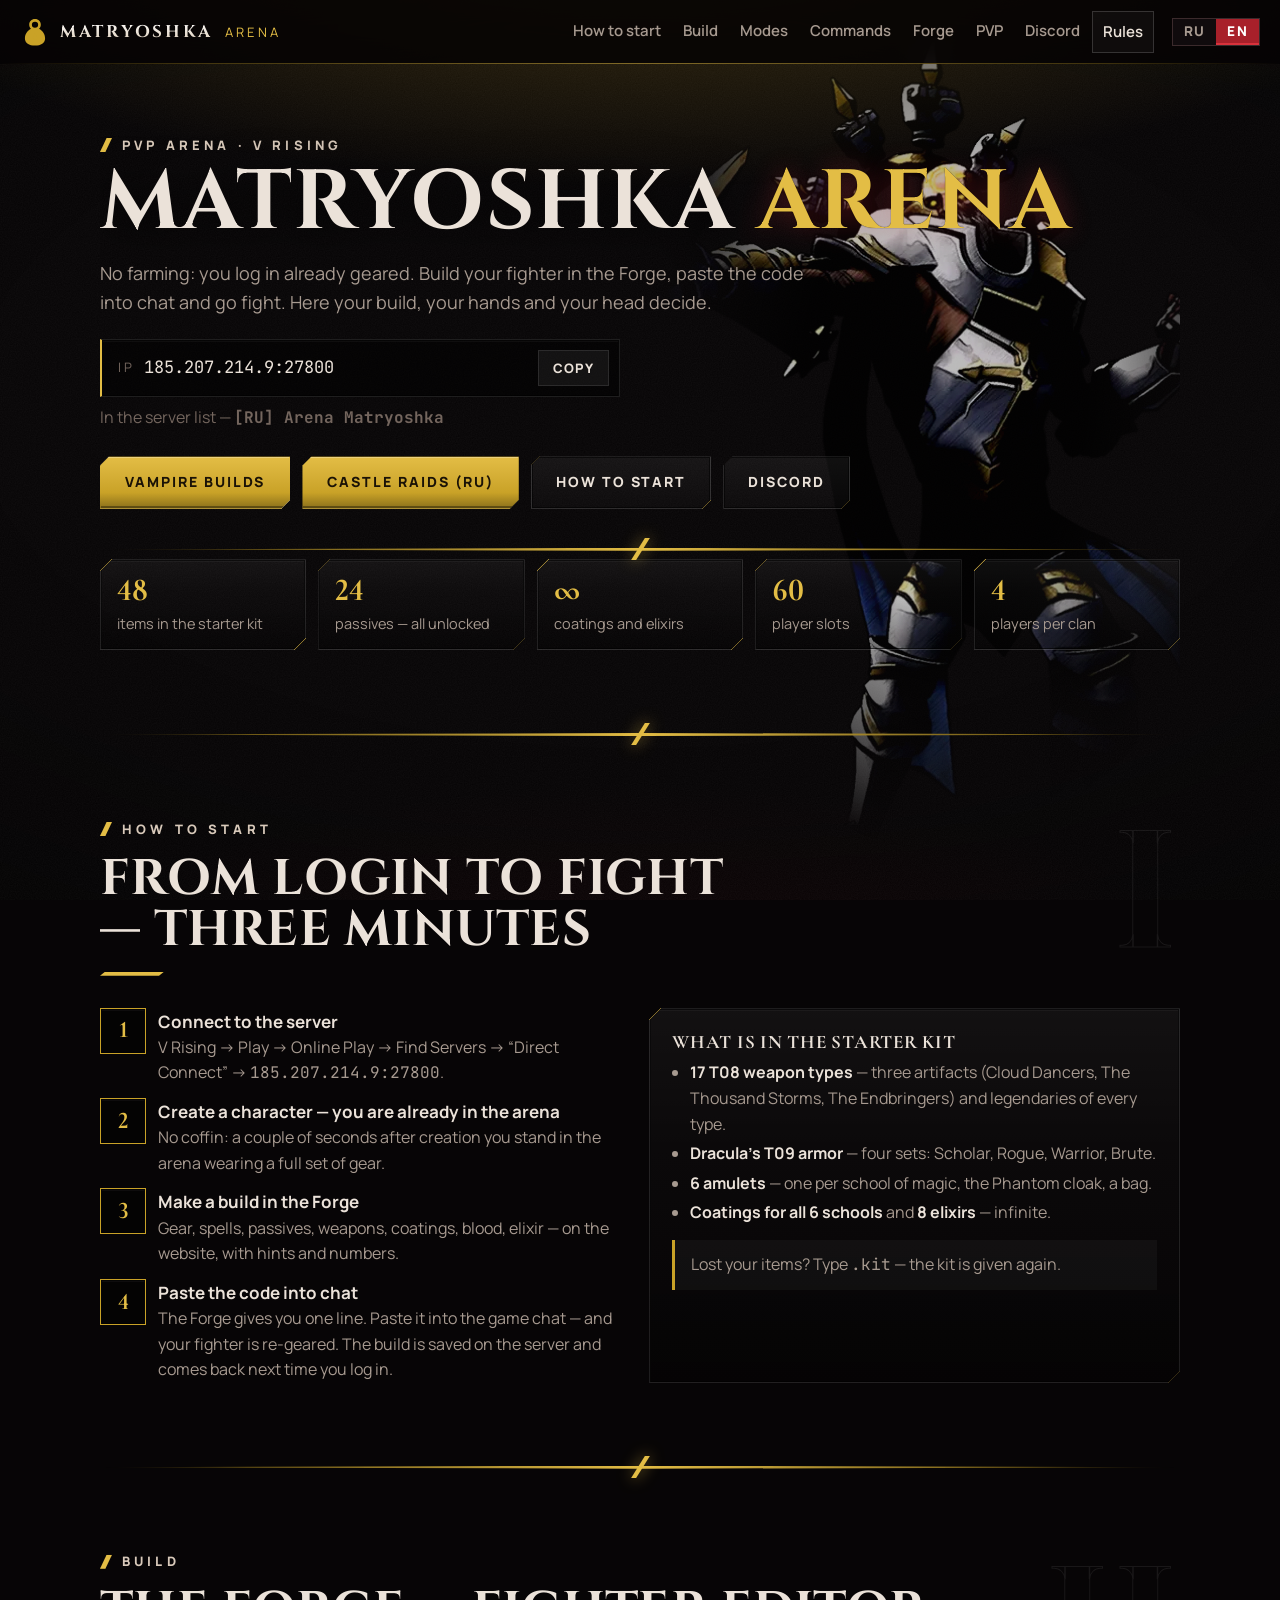
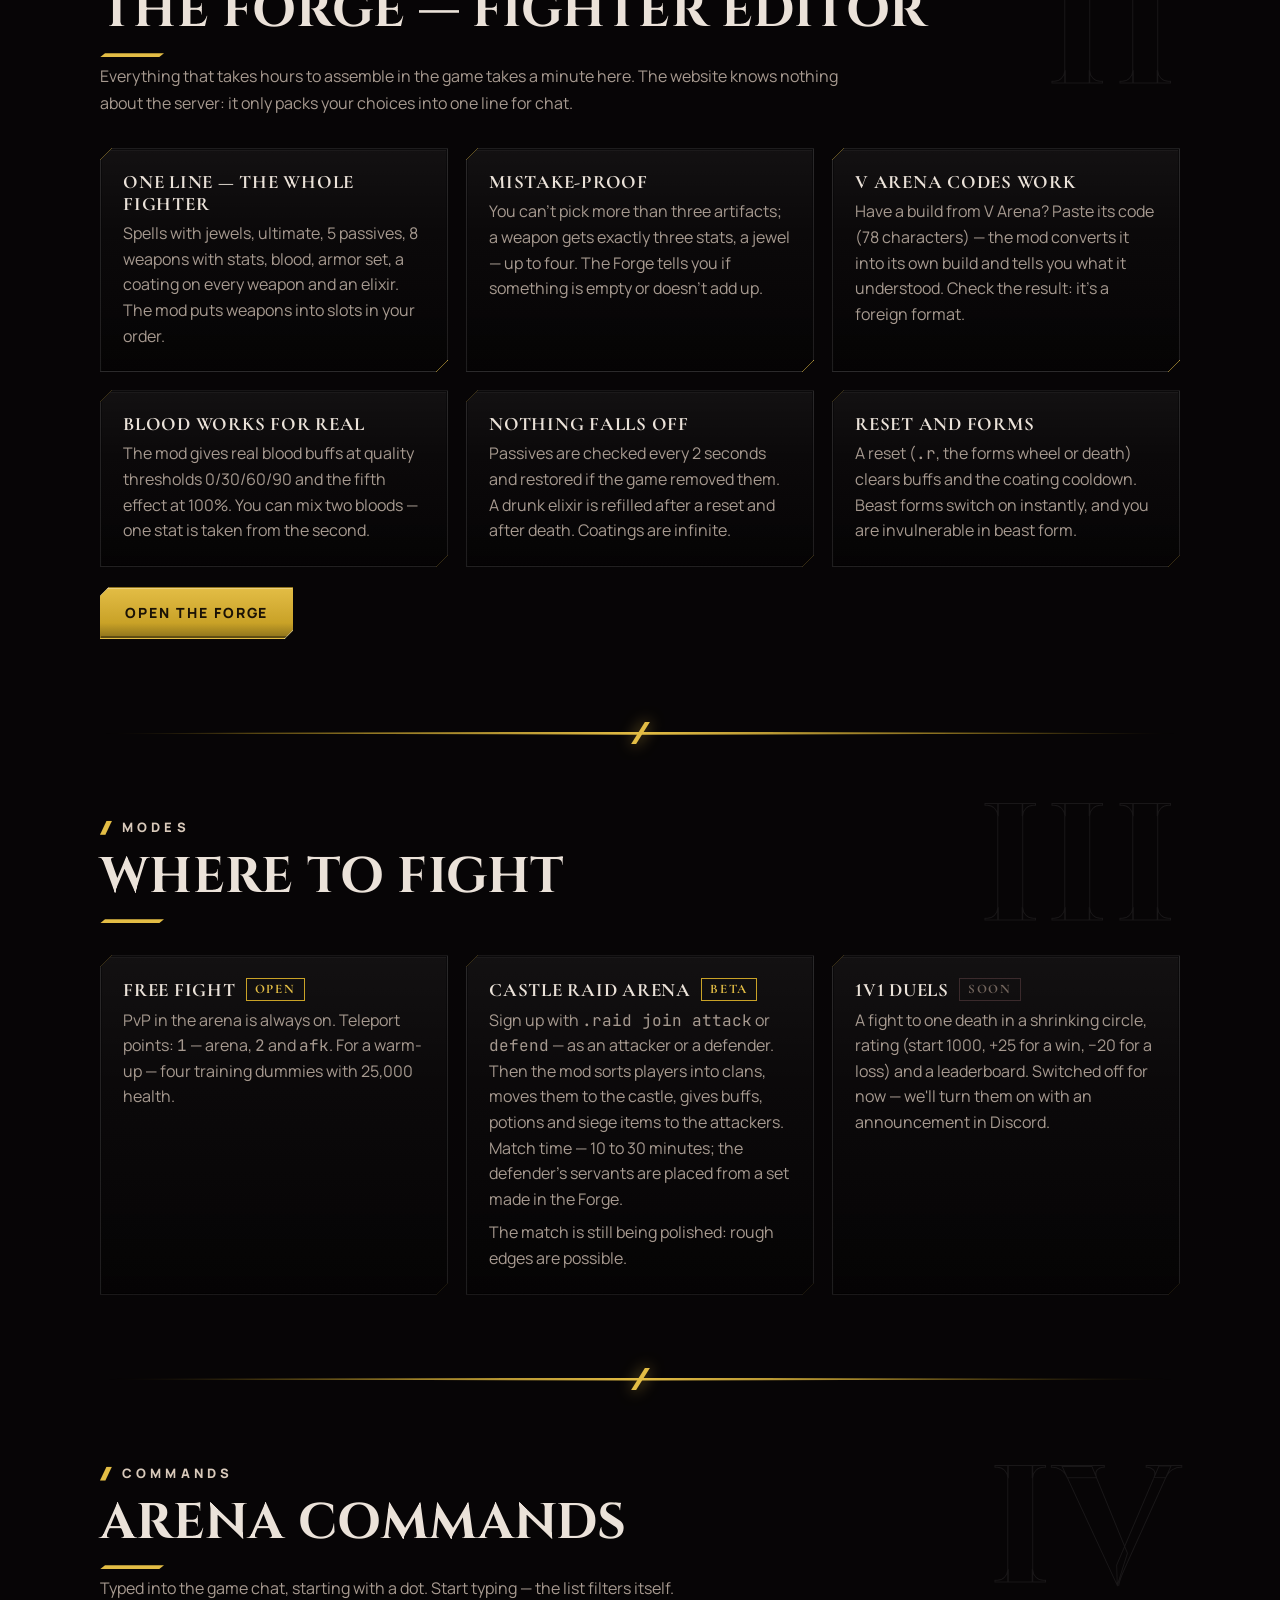
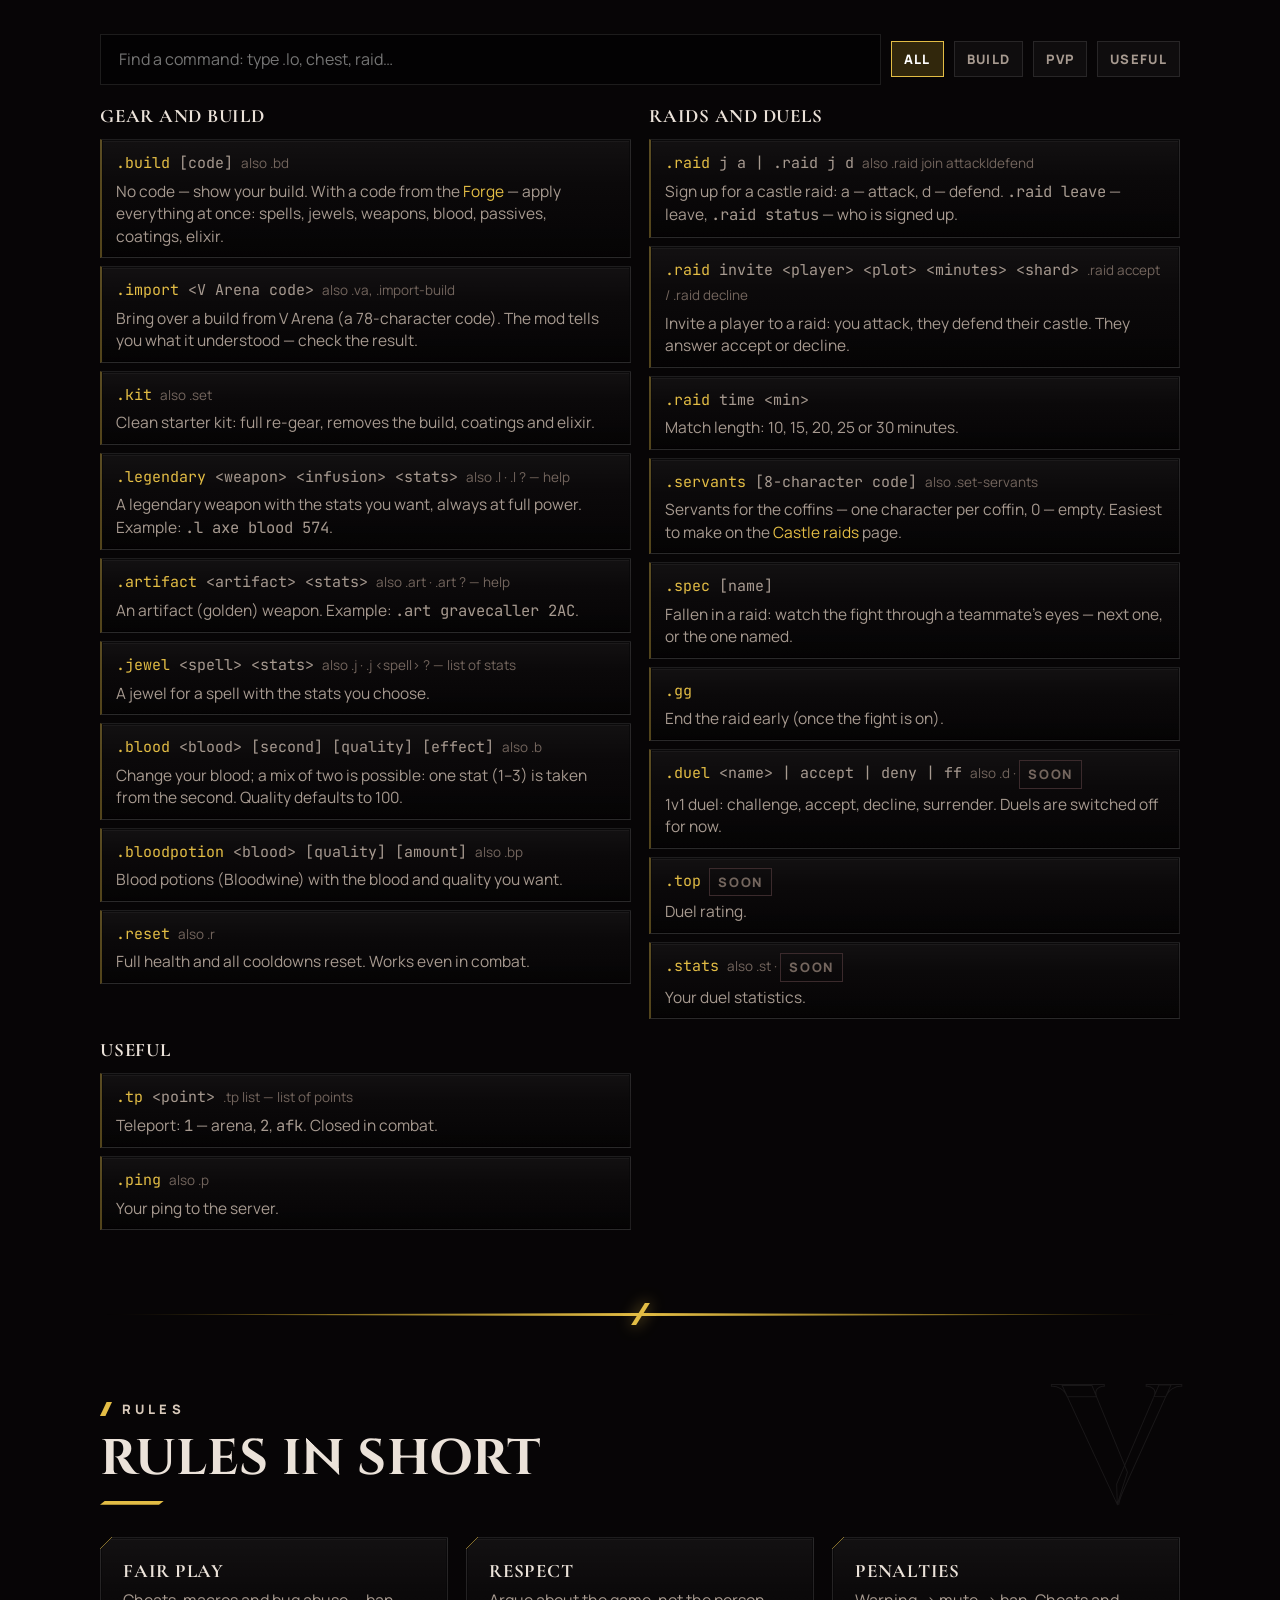
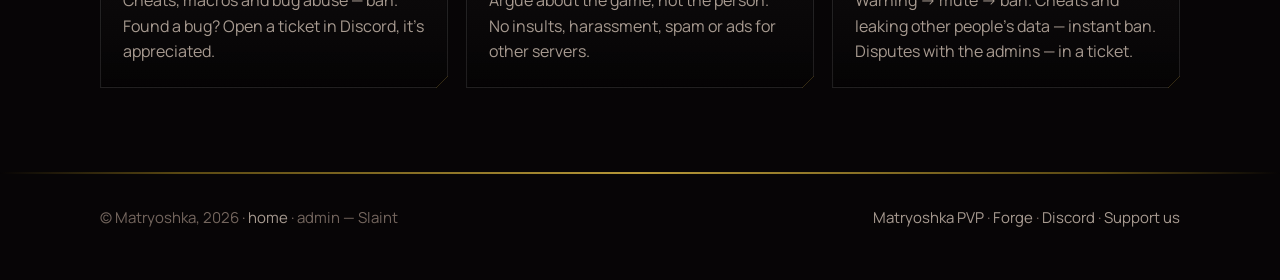
<file: en/arena/index.html>
<!doctype html>
<html lang="en">
<head>
<meta charset="utf-8">
<meta name="viewport" content="width=device-width, initial-scale=1">
<title>Matryoshka Arena — V Rising PvP arena</title>
<meta name="description" content="Matryoshka Arena: a V Rising PvP arena. Server address, how to start, builds from the Forge, modes and commands.">
<link rel="icon" href="../../assets/mark.svg" type="image/svg+xml">
<link rel="alternate" hreflang="ru" href="https://slaintarena.ru/arena/">
<link rel="alternate" hreflang="en" href="https://slaintarena.ru/en/arena/">
<link rel="preconnect" href="https://fonts.googleapis.com">
<link rel="stylesheet" href="https://fonts.googleapis.com/css2?family=Cinzel:wght@700&family=Cormorant+Garamond:wght@600;700&family=Manrope:wght@400;600;700;800&family=JetBrains+Mono:wght@500&display=swap">
<link rel="stylesheet" href="../../assets/site.css?v=20261007c">
</head>
<body class="arena">
<svg width="0" height="0" style="position:absolute" aria-hidden="true">
  <symbol id="doll" viewBox="0 0 64 64">
    <path fill="currentColor" fill-rule="evenodd" d="M32 4C24.3 4 19.6 9.6 19.6 16.3c0 3.7 1.5 6.8 3.8 9C15.7 29.2 10.5 37 10.5 45.7 10.5 54.8 19.2 61 32 61s21.5-6.2 21.5-15.3c0-8.7-5.2-16.5-12.9-20.4 2.3-2.2 3.8-5.3 3.8-9C44.4 9.6 39.7 4 32 4zM25.3 16.6a6.7 6.2 0 1 1 13.4 0 6.7 6.2 0 1 1-13.4 0z"/>
    <path style="fill:var(--doll-drop,#0a0708)" d="M32 34.5c-1.2 3.4-4.6 6.3-4.6 9.8a4.6 4.6 0 0 0 9.2 0c0-3.5-3.4-6.4-4.6-9.8z"/>
  </symbol>
</svg>

<header class="top">
  <div class="wrap">
    <a class="brand" href="../"><svg class="brand-mark" style="color:var(--gold)"><use href="#doll"/></svg><span class="brand-name">MATRYOSHKA</span><span class="brand-sub">Arena</span></a>
    <button class="burger" aria-label="Menu">☰</button>
    <nav class="nav">
      <a href="#start">How to start</a>
      <a href="#build">Build</a>
      <a href="#modes">Modes</a>
      <a href="#commands">Commands</a>
      <a href="../forge/">Forge</a>
      <a href="../pvp/" class="pvp-link">PVP</a>
      <a href="../../discord/">Discord</a>
      <a href="../rules/" class="rules-link">Rules</a>
    </nav>
    <div class="lang-sw"><a href="../../arena/" data-lang="ru">RU</a><a href="./" data-lang="en" class="on">EN</a></div>
  </div>
</header>

<main>
<div class="wrap">

  <section class="hero">
    <img class="hero-art" src="../../assets/art/solarus.webp" alt="" aria-hidden="true">
    <div class="kicker">PvP arena · V Rising</div>
    <h1>Matryoshka <span class="accent">Arena</span></h1>
    <p class="lead">No farming: you log in already geared. Build your fighter in the Forge, paste the code
      into chat and go fight. Here your build, your hands and your head decide.</p>
    <div class="addr" style="max-width:520px; margin-top:22px">
      <span class="label">IP</span><span class="ip">185.207.214.9:27800</span>
      <button class="copy" data-copy="185.207.214.9:27800">Copy</button>
    </div>
    <p class="dim" style="margin-top:8px">In the server list — <b class="mono">[RU] Arena Matryoshka</b></p>
    <div class="hero-actions">
      <a class="btn main" href="../forge/">Vampire builds</a>
      <a class="btn main" href="../../arena/raid/">Castle raids (RU)</a>
      <a class="btn" href="#start">How to start</a>
      <a class="btn" href="../../discord/">Discord</a>
    </div>
  </section>

  <section style="padding-top:10px">
    <div class="facts">
      <div class="fact"><div class="v">48</div><div class="k">items in the starter kit</div></div>
      <div class="fact"><div class="v">24</div><div class="k">passives — all unlocked</div></div>
      <div class="fact"><div class="v">∞</div><div class="k">coatings and elixirs</div></div>
      <div class="fact"><div class="v">60</div><div class="k">player slots</div></div>
      <div class="fact"><div class="v">4</div><div class="k">players per clan</div></div>
    </div>
  </section>

  <section id="start">
    <div class="sec-head">
      <div class="kicker">How to start</div>
      <h2>From login to fight — three minutes</h2>
    </div>
    <div class="grid g2">
      <div class="steps">
        <div class="step"><div><b>Connect to the server</b><span>V Rising → Play → Online Play → Find Servers → “Direct Connect” → <span class="mono">185.207.214.9:27800</span>.</span></div></div>
        <div class="step"><div><b>Create a character — you are already in the arena</b><span>No coffin: a couple of seconds after creation you stand in the arena wearing a full set of gear.</span></div></div>
        <div class="step"><div><b>Make a build in the Forge</b><span>Gear, spells, passives, weapons, coatings, blood, elixir — on the website, with hints and numbers.</span></div></div>
        <div class="step"><div><b>Paste the code into chat</b><span>The Forge gives you one line. Paste it into the game chat — and your fighter is re-geared. The build is saved on the server and comes back next time you log in.</span></div></div>
      </div>
      <div class="card">
        <h3>What is in the starter kit</h3>
        <ul>
          <li><b>17 T08 weapon types</b> — three artifacts (Cloud Dancers, The Thousand Storms, The Endbringers) and legendaries of every type.</li>
          <li><b>Dracula's T09 armor</b> — four sets: Scholar, Rogue, Warrior, Brute.</li>
          <li><b>6 amulets</b> — one per school of magic, the Phantom cloak, a bag.</li>
          <li><b>Coatings for all 6 schools</b> and <b>8 elixirs</b> — infinite.</li>
        </ul>
        <p class="note" style="margin-top:14px">Lost your items? Type <span class="mono">.kit</span> — the kit is given again.</p>
      </div>
    </div>
  </section>

  <section id="build">
    <div class="sec-head">
      <div class="kicker">Build</div>
      <h2>The Forge — fighter editor</h2>
      <p>Everything that takes hours to assemble in the game takes a minute here. The website knows nothing about the server:
        it only packs your choices into one line for chat.</p>
    </div>
    <div class="grid g3">
      <div class="card">
        <h3>One line — the whole fighter</h3>
        <p>Spells with jewels, ultimate, 5 passives, 8 weapons with stats, blood, armor set,
          a coating on every weapon and an elixir. The mod puts weapons into slots in your order.</p>
      </div>
      <div class="card">
        <h3>Mistake-proof</h3>
        <p>You can't pick more than three artifacts; a weapon gets exactly three stats, a jewel — up to four.
          The Forge tells you if something is empty or doesn't add up.</p>
      </div>
      <div class="card">
        <h3>V Arena codes work</h3>
        <p>Have a build from V Arena? Paste its code (78 characters) — the mod converts it into its own build and tells you
          what it understood. Check the result: it's a foreign format.</p>
      </div>
      <div class="card">
        <h3>Blood works for real</h3>
        <p>The mod gives real blood buffs at quality thresholds 0/30/60/90 and the fifth effect at 100%.
          You can mix two bloods — one stat is taken from the second.</p>
      </div>
      <div class="card">
        <h3>Nothing falls off</h3>
        <p>Passives are checked every 2 seconds and restored if the game removed them. A drunk elixir
          is refilled after a reset and after death. Coatings are infinite.</p>
      </div>
      <div class="card">
        <h3>Reset and forms</h3>
        <p>A reset (<span class="mono">.r</span>, the forms wheel or death) clears buffs and the coating cooldown.
          Beast forms switch on instantly, and you are invulnerable in beast form.</p>
      </div>
    </div>
    <p style="margin-top:20px"><a class="btn main" href="../forge/">Open the Forge</a></p>
  </section>

  <section id="modes">
    <div class="sec-head">
      <div class="kicker">Modes</div>
      <h2>Where to fight</h2>
    </div>
    <div class="grid g3">
      <div class="card">
        <h3>Free fight <span class="badge">open</span></h3>
        <p>PvP in the arena is always on. Teleport points: <span class="mono">1</span> — arena,
          <span class="mono">2</span> and <span class="mono">afk</span>. For a warm-up — four
          training dummies with 25,000 health.</p>
      </div>
      <div class="card">
        <h3>Castle raid arena <span class="badge">beta</span></h3>
        <p>Sign up with <span class="mono">.raid join attack</span> or <span class="mono">defend</span> — as an attacker or a defender. Then the mod sorts players into clans, moves them to
          the castle, gives buffs, potions and siege items to the attackers. Match time — 10 to 30 minutes;
          the defender's servants are placed from a set made in the Forge.</p>
        <p class="dim" style="margin-top:8px">The match is still being polished: rough edges are possible.</p>
      </div>
      <div class="card">
        <h3>1v1 duels <span class="badge soon">soon</span></h3>
        <p>A fight to one death in a shrinking circle, rating (start 1000, +25 for a win, −20 for a
          loss) and a leaderboard. Switched off for now — we'll turn them on with an announcement in Discord.</p>
      </div>
    </div>
  </section>

  <section id="commands">
    <div class="sec-head">
      <div class="kicker">Commands</div>
      <h2>Arena commands</h2>
      <p>Typed into the game chat, starting with a dot. Start typing — the list filters itself.</p>
    </div>
<!--CMDS-->
    <div class="cmd-tools">
      <input class="search" type="search" placeholder="Find a command: type .lo, chest, raid…" aria-label="Search commands">
      <button class="filter on" data-g="all">All</button>
      <button class="filter" data-g="build">Build</button>
      <button class="filter" data-g="pvp">PvP</button>
      <button class="filter" data-g="util">Useful</button>
    </div>
    <div class="cmds">
      <div class="cmd-group"><h3>Gear and build</h3>
        <div class="cmd" data-g="build"><div><code>.build <span class="arg">[code]</span></code><span class="al">also .bd</span></div><div class="d">No code — show your build. With a code from the <a href="../forge/">Forge</a> — apply everything at once: spells, jewels, weapons, blood, passives, coatings, elixir.</div></div>
        <div class="cmd" data-g="build"><div><code>.import <span class="arg">&lt;V Arena code&gt;</span></code><span class="al">also .va, .import-build</span></div><div class="d">Bring over a build from V Arena (a 78-character code). The mod tells you what it understood — check the result.</div></div>
        <div class="cmd" data-g="build"><div><code>.kit</code><span class="al">also .set</span></div><div class="d">Clean starter kit: full re-gear, removes the build, coatings and elixir.</div></div>
        <div class="cmd" data-g="build"><div><code>.legendary <span class="arg">&lt;weapon&gt; &lt;infusion&gt; &lt;stats&gt;</span></code><span class="al">also .l · .l ? — help</span></div><div class="d">A legendary weapon with the stats you want, always at full power. Example: <span class="mono">.l axe blood 574</span>.</div></div>
        <div class="cmd" data-g="build"><div><code>.artifact <span class="arg">&lt;artifact&gt; &lt;stats&gt;</span></code><span class="al">also .art · .art ? — help</span></div><div class="d">An artifact (golden) weapon. Example: <span class="mono">.art gravecaller 2AC</span>.</div></div>
        <div class="cmd" data-g="build"><div><code>.jewel <span class="arg">&lt;spell&gt; &lt;stats&gt;</span></code><span class="al">also .j · .j &lt;spell&gt; ? — list of stats</span></div><div class="d">A jewel for a spell with the stats you choose.</div></div>
        <div class="cmd" data-g="build"><div><code>.blood <span class="arg">&lt;blood&gt; [second] [quality] [effect]</span></code><span class="al">also .b</span></div><div class="d">Change your blood; a mix of two is possible: one stat (1–3) is taken from the second. Quality defaults to 100.</div></div>
        <div class="cmd" data-g="build"><div><code>.bloodpotion <span class="arg">&lt;blood&gt; [quality] [amount]</span></code><span class="al">also .bp</span></div><div class="d">Blood potions (Bloodwine) with the blood and quality you want.</div></div>
        <div class="cmd" data-g="build"><div><code>.reset</code><span class="al">also .r</span></div><div class="d">Full health and all cooldowns reset. Works even in combat.</div></div>
      </div>
      <div class="cmd-group"><h3>Raids and duels</h3>
        <div class="cmd" data-g="pvp"><div><code>.raid <span class="arg">j a | .raid j d</span></code><span class="al">also .raid join attack|defend</span></div><div class="d">Sign up for a castle raid: a — attack, d — defend. <span class="mono">.raid leave</span> — leave, <span class="mono">.raid status</span> — who is signed up.</div></div>
        <div class="cmd" data-g="pvp"><div><code>.raid <span class="arg">invite &lt;player&gt; &lt;plot&gt; &lt;minutes&gt; &lt;shard&gt;</span></code><span class="al">.raid accept / .raid decline</span></div><div class="d">Invite a player to a raid: you attack, they defend their castle. They answer accept or decline.</div></div>
        <div class="cmd" data-g="pvp"><div><code>.raid <span class="arg">time &lt;min&gt;</span></code></div><div class="d">Match length: 10, 15, 20, 25 or 30 minutes.</div></div>
        <div class="cmd" data-g="pvp"><div><code>.servants <span class="arg">[8-character code]</span></code><span class="al">also .set-servants</span></div><div class="d">Servants for the coffins — one character per coffin, 0 — empty. Easiest to make on the <a href="../../arena/raid/#servants">Castle raids</a> page.</div></div>
        <div class="cmd" data-g="pvp"><div><code>.spec <span class="arg">[name]</span></code></div><div class="d">Fallen in a raid: watch the fight through a teammate’s eyes — next one, or the one named.</div></div>
        <div class="cmd" data-g="pvp"><div><code>.gg</code></div><div class="d">End the raid early (once the fight is on).</div></div>
        <div class="cmd" data-g="pvp"><div><code>.duel <span class="arg">&lt;name&gt; | accept | deny | ff</span></code><span class="al">also .d · <span class="badge soon">soon</span></span></div><div class="d">1v1 duel: challenge, accept, decline, surrender. Duels are switched off for now.</div></div>
        <div class="cmd" data-g="pvp"><div><code>.top</code><span class="al"><span class="badge soon">soon</span></span></div><div class="d">Duel rating.</div></div>
        <div class="cmd" data-g="pvp"><div><code>.stats</code><span class="al">also .st · <span class="badge soon">soon</span></span></div><div class="d">Your duel statistics.</div></div>
      </div>
      <div class="cmd-group"><h3>Useful</h3>
        <div class="cmd" data-g="util"><div><code>.tp <span class="arg">&lt;point&gt;</span></code><span class="al">.tp list — list of points</span></div><div class="d">Teleport: <span class="mono">1</span> — arena, <span class="mono">2</span>, <span class="mono">afk</span>. Closed in combat.</div></div>
        <div class="cmd" data-g="util"><div><code>.ping</code><span class="al">also .p</span></div><div class="d">Your ping to the server.</div></div>
      </div>
      <div class="cmd-empty">Nothing found — try another word.</div>
    </div>
<!--/CMDS-->
  </section>

  <section id="rules">
    <div class="sec-head">
      <div class="kicker">Rules</div>
      <h2>Rules in short</h2>
    </div>
    <div class="grid g3">
      <div class="card"><h3>Fair play</h3><p>Cheats, macros and bug abuse — ban. Found a bug? Open a ticket in Discord, it's appreciated.</p></div>
      <div class="card"><h3>Respect</h3><p>Argue about the game, not the person. No insults, harassment, spam or ads for other servers.</p></div>
      <div class="card"><h3>Penalties</h3><p>Warning → mute → ban. Cheats and leaking other people's data — instant ban. Disputes with the admins — in a ticket.</p></div>
    </div>
  </section>

</div>
</main>

<footer class="foot">
  <div class="wrap">
    <span>© Matryoshka, 2026 · <a href="../">home</a> · admin — Slaint</span>
    <span><a href="../pvp/">Matryoshka PVP</a> · <a href="../forge/">Forge</a> · <a href="../../discord/">Discord</a> · <a href="https://www.donationalerts.com/r/sla1nt" target="_blank" rel="noopener">Support us</a></span>
  </div>
</footer>
<script src="../../assets/site.js?v=20261007c"></script>
</body>
</html>
</file>
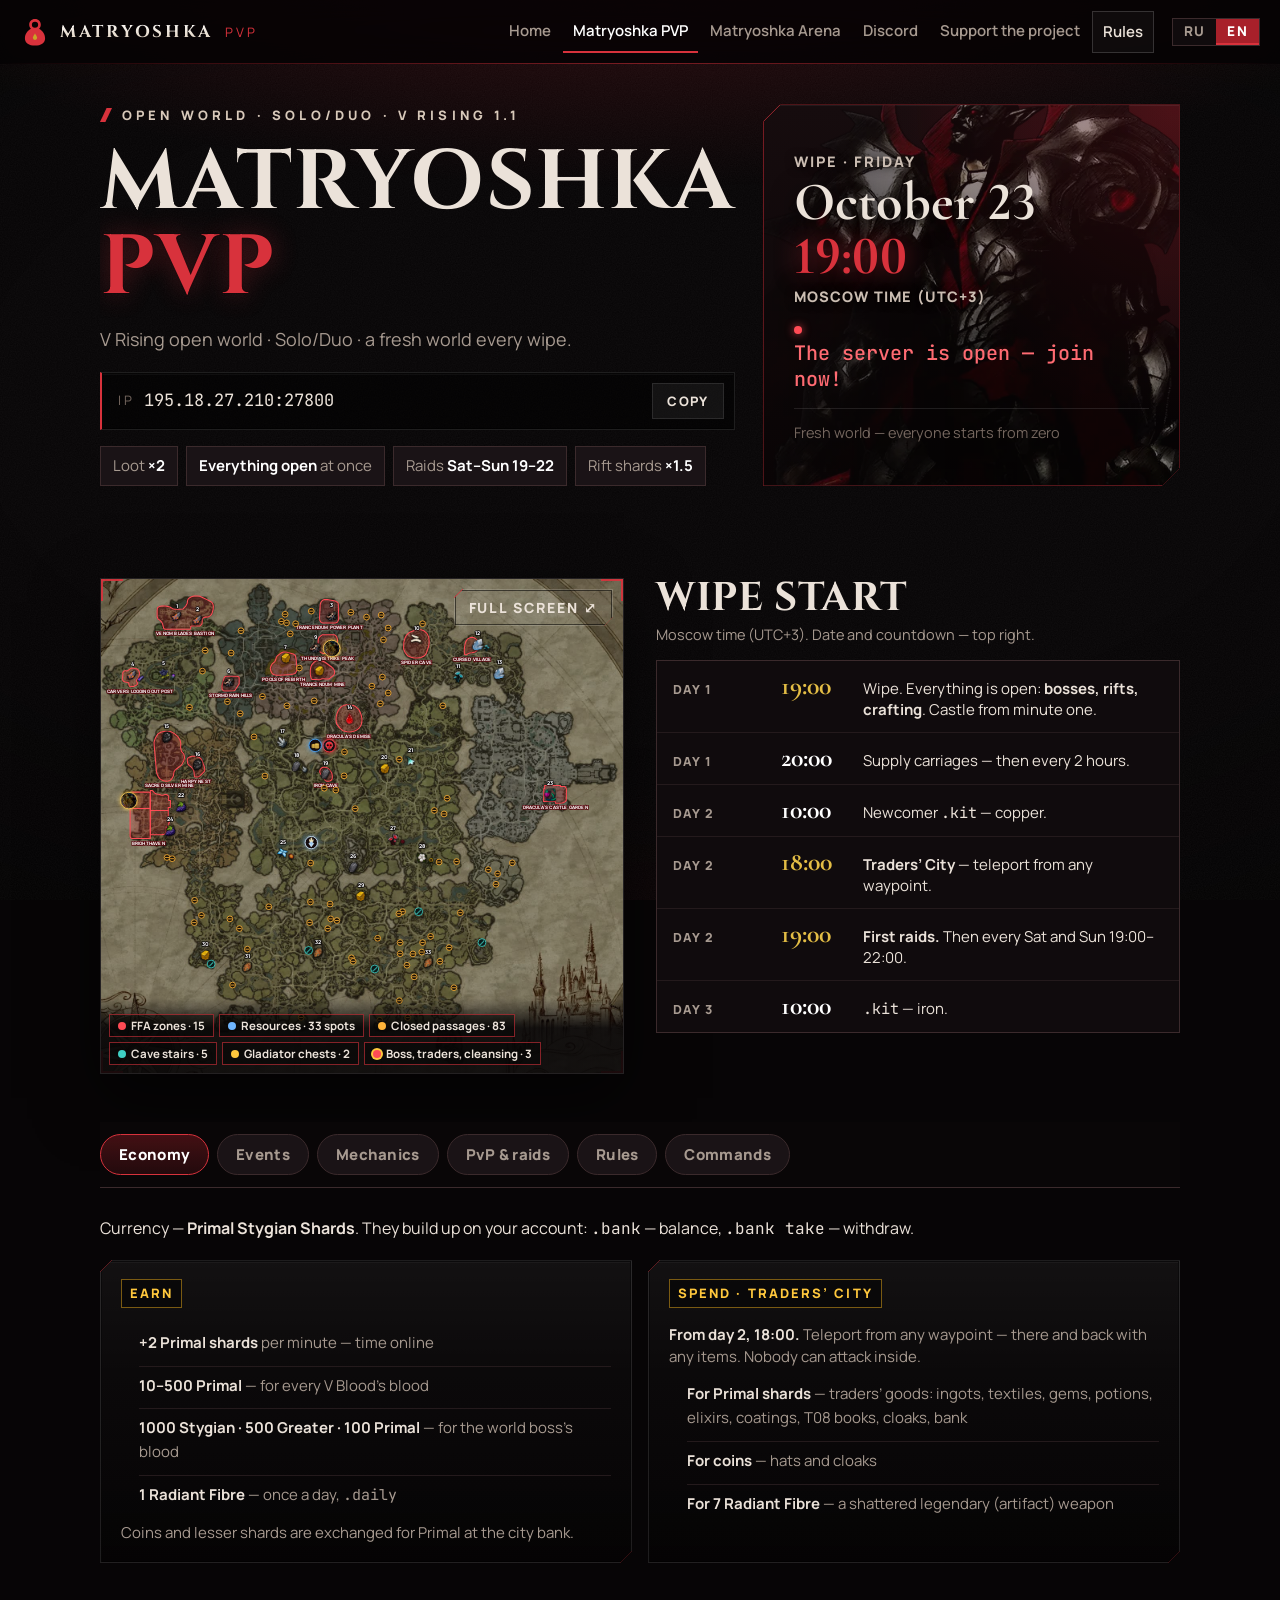
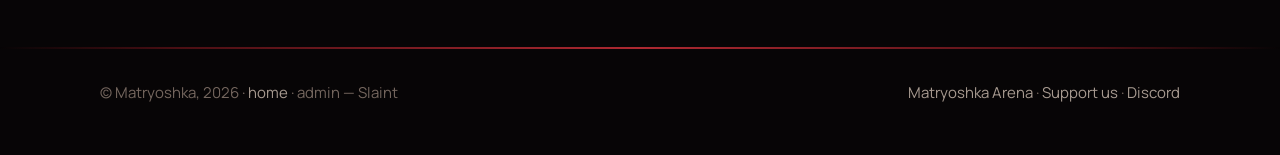
<file: en/pvp/index.html>
<!doctype html>
<html lang="en">
<head>
<meta charset="utf-8">
<meta name="viewport" content="width=device-width, initial-scale=1">
<title>Matryoshka PVP — V Rising open world</title>
<meta name="description" content="Matryoshka PVP: a V Rising open world, Solo/Duo, loot ×2. Wipe October 23, 2026, 19:00 MSK (UTC+3). Address, scheduled events, raids, economy, commands.">
<link rel="icon" href="../../assets/mark.svg" type="image/svg+xml">
<link rel="alternate" hreflang="ru" href="https://slaintarena.ru/pvp/">
<link rel="alternate" hreflang="en" href="https://slaintarena.ru/en/pvp/">
<link rel="preconnect" href="https://fonts.googleapis.com">
<link rel="stylesheet" href="https://fonts.googleapis.com/css2?family=Cinzel:wght@700&family=Cormorant+Garamond:wght@600;700&family=Manrope:wght@400;600;700;800&family=JetBrains+Mono:wght@500&display=swap">
<link rel="stylesheet" href="../../assets/site.css?v=20261007c">
</head>
<body class="pvp">
<svg width="0" height="0" style="position:absolute" aria-hidden="true">
  <symbol id="doll" viewBox="0 0 64 64">
    <path fill="currentColor" fill-rule="evenodd" d="M32 4C24.3 4 19.6 9.6 19.6 16.3c0 3.7 1.5 6.8 3.8 9C15.7 29.2 10.5 37 10.5 45.7 10.5 54.8 19.2 61 32 61s21.5-6.2 21.5-15.3c0-8.7-5.2-16.5-12.9-20.4 2.3-2.2 3.8-5.3 3.8-9C44.4 9.6 39.7 4 32 4zM25.3 16.6a6.7 6.2 0 1 1 13.4 0 6.7 6.2 0 1 1-13.4 0z"/>
    <path style="fill:var(--doll-drop,#0a0708)" d="M32 34.5c-1.2 3.4-4.6 6.3-4.6 9.8a4.6 4.6 0 0 0 9.2 0c0-3.5-3.4-6.4-4.6-9.8z"/>
  </symbol>
</svg>

<header class="top">
  <div class="wrap">
    <a class="brand" href="../"><svg class="brand-mark" style="color:var(--blood-lit)"><use href="#doll"/></svg><span class="brand-name">MATRYOSHKA</span><span class="brand-sub">PVP</span></a>
    <button class="burger" aria-label="Menu">☰</button>
    <nav class="nav">
      <a href="../">Home</a>
      <a href="./" class="pvp-link on">Matryoshka PVP</a>
      <a href="../arena/" class="arena-link">Matryoshka Arena</a>
      <a href="../../discord/">Discord</a>
      <a href="https://www.donationalerts.com/r/sla1nt" target="_blank" rel="noopener">Support the project</a>
      <a href="../rules/" class="rules-link">Rules</a>
    </nav>
    <div class="lang-sw"><a href="../../pvp/" data-lang="ru">RU</a><a href="./" data-lang="en" class="on">EN</a></div>
  </div>
</header>

<main>
<div class="wrap">

  <section class="hero2">
    <div>
      <div class="kicker">Open world · Solo/Duo · V Rising 1.1</div>
      <h1>Matryoshka <span class="accent">PVP</span></h1>
      <p class="lead" style="margin:0">V Rising open world · Solo/Duo · a fresh world every wipe.</p>
      <div class="addr" style="margin-top:18px">
        <span class="label">IP</span><span class="ip">195.18.27.210:27800</span>
        <button class="copy" data-copy="195.18.27.210:27800">Copy</button>
      </div>
      <div class="mini4"><span>Loot <b>×2</b></span><span><b>Everything open</b> at once</span><span>Raids <b>Sat–Sun 19–22</b></span><span>Rift shards <b>×1.5</b></span></div>
    </div>
    <div class="card wipe">
      <img class="wipe-art" src="../../assets/art/dracula.webp" alt="" aria-hidden="true">
      <div class="day">Wipe · Friday</div>
      <div class="date">October 23 <em>19:00</em></div>
      <div class="day" style="letter-spacing:.08em">Moscow time (UTC+3)</div>
      <div id="countdown" data-at="2026-10-23T19:00:00+03:00"></div>
      <div class="next">Fresh world — everyone starts from zero</div>
    </div>
  </section>

  <div class="pv-top">
  <!--MAP-->

  <section id="map" class="mp-sec">
    <div class="mp-box"><div class="mp"><img src="../../pvp/map/vardoran-1300.jpg" srcset="../../pvp/map/vardoran-1300.jpg 1300w, ../../pvp/map/vardoran-2532.jpg 2532w" sizes="(max-width:1120px) 100vw, 1080px" width="2532" height="2400" alt="Map of Vardoran"><svg viewBox="0 0 2532 2400"><g class="z" data-t="FFA zone · Carvers Logging Outpost" data-d="PvP for everyone: the level rule does not protect you here. On entry — a red glow and the PVP ZONE sign.&lt;br>&lt;b>Resources:&lt;/b> №4 — Emery, Corrupted Oak, Coal"><path d="M168 435L174 436L179 440L183 445L186 452L186 458L186 465L183 473L181 479L174 487L172 490L172 494L173 498L176 501L177 504L176 510L173 514L168 517L159 521L149 522L144 523L142 522L138 520L136 516L135 510L134 505L133 503L130 502L124 501L114 498L109 496L107 493L104 488L103 483L104 478L105 470L106 464L105 458L106 454L108 450L112 446L116 445L119 445L125 446L128 445L132 443L136 440L139 438L142 435L146 433L151 433L161 433Z"/></g><g class="z" data-t="FFA zone · Brighthaven" data-d="PvP for everyone: the level rule does not protect you here. On entry — a red glow and the PVP ZONE sign."><path d="M141 1250L143 1255L146 1258L151 1259L222 1259L239 1259L239 1113L141 1113Z"/><path d="M328 1054L328 1075L337 1075L336 1109L326 1109L326 1123L239 1123L239 1026L248 1026L252 1029L257 1035L263 1041L270 1043L280 1044L291 1048L296 1049L300 1049L307 1046L317 1046L322 1048L326 1051Z"/><path d="M132 1044L126 1052L123 1061L121 1072L122 1080L124 1089L128 1095L134 1099L138 1105L141 1113L239 1113L239 1039L237 1036L233 1034L148 1034L141 1037Z"/><path d="M293 1241L305 1239L311 1235L314 1230L316 1222L316 1203L328 1203L328 1183L332 1183L332 1168L326 1168L326 1123L239 1123L239 1241Z"/></g><g class="z" data-t="FFA zone · Spider Cave" data-d="PvP for everyone: the level rule does not protect you here. On entry — a red glow and the PVP ZONE sign.&lt;br>&lt;b>Resources:&lt;/b> №10 — Silkworm cocoons (silk)"><path d="M1504 380L1518 383L1535 383L1552 381L1567 374L1578 361L1583 346L1590 325L1592 307L1590 282L1581 264L1566 251L1553 246L1535 246L1516 251L1495 260L1483 271L1475 285L1469 306L1468 326L1468 340L1476 358L1487 372Z"/></g><g class="z" data-t="FFA zone · Trancendum Mine" data-d="PvP for everyone: the level rule does not protect you here. On entry — a red glow and the PVP ZONE sign.&lt;br>&lt;b>Resources:&lt;/b> №8 — Sulfur"><path d="M1015 465L1019 481L1021 485L1023 487L1028 488L1042 488L1054 489L1058 489L1065 487L1069 485L1075 484L1079 484L1087 485L1105 485L1111 481L1129 466L1133 459L1133 453L1132 445L1127 436L1120 428L1102 415L1087 404L1074 398L1067 396L1053 395L1043 397L1033 404L1032 405L1024 414L1018 426L1015 442Z"/></g><g class="z" data-t="FFA zone · Pools of Rebirth" data-d="PvP for everyone: the level rule does not protect you here. On entry — a red glow and the PVP ZONE sign.&lt;br>&lt;b>Resources:&lt;/b> №7 — Sulfur"><path d="M894 354L901 355L933 364L939 368L942 370L943 373L947 393L949 417L950 437L950 443L948 447L946 452L943 456L941 459L933 461L921 463L909 464L866 467L851 467L841 465L835 462L830 458L828 455L824 448L821 435L822 429L825 421L830 412L842 402L845 397L847 392L850 381L852 377L855 373L860 369L872 360L878 357L886 354Z"/></g><g class="z" data-t="FFA zone · Dracula’s Castle Garden" data-d="PvP for everyone: the level rule does not protect you here. On entry — a red glow and the PVP ZONE sign.&lt;br>&lt;b>Resources:&lt;/b> №23 — Bleeding Heart"><path d="M2148 1016L2152 1017L2152 1002L2229 1002L2229 1007L2251 1007L2254 1011L2257 1016L2258 1026L2257 1074L2252 1080L2245 1084L2238 1087L2205 1088L2204 1079L2147 1079Z"/></g><g class="z" data-t="FFA zone · Venom Blades Bastion" data-d="PvP for everyone: the level rule does not protect you here. On entry — a red glow and the PVP ZONE sign.&lt;br>&lt;b>Resources:&lt;/b> №1 — Emery; №2 — Emery"><path d="M480 228L484 224L488 220L490 216L490 215L491 205L491 198L493 192L498 187L505 185L521 184L527 180L535 173L539 165L543 151L544 147L545 133L543 123L537 113L524 105L492 90L479 84L469 82L451 83L438 86L428 92L423 97L420 103L418 118L411 131L405 138L398 145L380 147L358 147L347 144L334 136L328 134L313 131L295 131L282 134L274 139L272 153L272 182L276 193L286 201L293 208L298 217L301 228L304 240L308 243L313 244L431 244L433 243L435 240L435 232L437 229L440 228L478 228Z"/></g><g class="z" data-t="FFA zone · Harpy Nest" data-d="PvP for everyone: the level rule does not protect you here. On entry — a red glow and the PVP ZONE sign.&lt;br>&lt;b>Resources:&lt;/b> №16 — Silver Ore"><path d="M482 953L474 959L467 961L458 961L453 957L452 951L451 936L447 924L438 913L428 905L421 897L419 887L418 877L421 869L429 864L440 860L459 860L476 865L484 871L489 879L501 911L503 920L503 929L500 935Z"/></g><g class="z" data-t="FFA zone · Thunderstrike Peak" data-d="PvP for everyone: the level rule does not protect you here. On entry — a red glow and the PVP ZONE sign.&lt;br>&lt;b>Resources:&lt;/b> №9 — Tech Scrap"><path d="M1078 270L1073 271L1068 274L1063 278L1058 283L1055 289L1054 294L1053 305L1054 334L1056 343L1059 348L1063 354L1068 358L1072 359L1078 361L1094 361L1131 360L1137 359L1140 357L1143 354L1146 350L1147 345L1148 331L1147 299L1147 293L1145 286L1143 281L1140 276L1135 272L1131 271Z"/></g><g class="z" data-t="FFA zone · Stormdrain Hills" data-d="PvP for everyone: the level rule does not protect you here. On entry — a red glow and the PVP ZONE sign.&lt;br>&lt;b>Resources:&lt;/b> №6 — Tech Scrap"><path d="M601 543L645 542L648 541L650 540L668 512L670 509L670 506L670 502L670 478L669 476L667 474L664 473L659 472L606 472L603 473L601 474L598 477L597 480L587 516L586 520L587 524L587 534L589 537L591 540L594 542Z"/></g><g class="z" data-t="FFA zone · Dracula's Demise" data-d="PvP for everyone: the level rule does not protect you here. On entry — a red glow and the PVP ZONE sign.&lt;br>&lt;b>Resources:&lt;/b> №14 — Blood Crystal"><path d="M1205 610L1192 610L1180 612L1166 619L1158 628L1151 637L1145 652L1141 665L1140 678L1141 692L1143 703L1148 710L1155 720L1164 728L1173 736L1184 739L1193 741L1209 742L1220 740L1229 738L1240 733L1251 725L1259 713L1263 704L1265 693L1266 685L1265 673L1262 659L1256 644L1249 631L1235 619L1225 614Z"/></g><g class="z" data-t="FFA zone · Sacred Silver Mine" data-d="PvP for everyone: the level rule does not protect you here. On entry — a red glow and the PVP ZONE sign.&lt;br>&lt;b>Resources:&lt;/b> №15 — Silver Ore"><path d="M335 977L341 972L346 965L351 955L354 935L358 929L364 923L386 907L394 896L402 880L405 864L401 849L390 836L386 818L387 798L383 781L373 765L356 750L337 740L310 739L292 742L277 750L267 765L262 776L257 792L258 811L269 937L274 952L279 961L288 972L303 979L316 981L326 980Z"/></g><g class="z" data-t="FFA zone · Cursed Village" data-d="PvP for everyone: the level rule does not protect you here. On entry — a red glow and the PVP ZONE sign.&lt;br>&lt;b>Resources:&lt;/b> №12 — Ghost Crystal, Ghost Shroom"><path d="M1766 316L1769 306L1772 300L1773 298L1777 292L1783 288L1793 284L1802 283L1810 285L1820 292L1825 298L1831 309L1834 314L1835 321L1835 330L1831 340L1824 347L1815 354L1800 358L1790 359L1781 362L1777 365L1773 367L1766 367L1763 365L1762 343L1764 328Z"/></g><g class="z" data-t="FFA zone · Trancendum Power Plant" data-d="PvP for everyone: the level rule does not protect you here. On entry — a red glow and the PVP ZONE sign.&lt;br>&lt;b>Resources:&lt;/b> №3 — Tech Scrap"><path d="M1061 200L1065 207L1069 211L1076 213L1083 214L1097 214L1132 214L1138 213L1146 210L1149 205L1152 199L1153 188L1152 154L1151 121L1150 117L1147 113L1143 111L1137 107L1104 101L1098 100L1091 100L1085 100L1080 101L1076 103L1072 106L1067 113L1064 120L1063 126L1060 184L1060 190Z"/></g><g class="z" data-t="FFA zone · Iron Cave" data-d="PvP for everyone: the level rule does not protect you here. On entry — a red glow and the PVP ZONE sign.&lt;br>&lt;b>Resources:&lt;/b> №19 — Iron Ore"><path d="M1118 975L1114 978L1110 980L1103 981L1098 981L1095 981L1093 980L1090 979L1087 977L1085 974L1081 969L1078 965L1072 959L1067 950L1064 944L1061 938L1061 931L1063 926L1064 923L1068 919L1071 916L1077 913L1084 913L1092 914L1099 917L1104 921L1110 928L1114 933L1117 938L1120 944L1121 950L1122 957L1122 963L1121 970Z"/></g><text class="zl" x="190" y="553">Carvers Logging Outpost</text><text class="zl" x="229" y="1289">Brighthaven</text><text class="zl" x="1530" y="413">Spider Cave</text><text class="zl" x="1074" y="519">Trancendum Mine</text><text class="zl" x="886" y="497">Pools of Rebirth</text><text class="zl" x="2203" y="1118">Dracula’s Castle Garden</text><text class="zl" x="408" y="274">Venom Blades Bastion</text><text class="zl" x="461" y="991">Harpy Nest</text><text class="zl" x="1100" y="391">Thunderstrike Peak</text><text class="zl" x="628" y="573">Stormdrain Hills</text><text class="zl" x="1203" y="772">Dracula's Demise</text><text class="zl" x="331" y="1011">Sacred Silver Mine</text><text class="zl" x="1799" y="397">Cursed Village</text><text class="zl" x="1107" y="244">Trancendum Power Plant</text><text class="zl" x="1092" y="1011">Iron Cave</text><g class="gt" transform="translate(1020 156)" data-t="Closed passage" data-d="An extra approach to a castle plot is blocked with a gate or stairs: one path leads to the castle. Barriers cannot be broken or dismantled."><circle r="14"/><path d="M-8 0H8"/></g><g class="gt" transform="translate(1212 162)" data-t="Closed passage" data-d="An extra approach to a castle plot is blocked with a gate or stairs: one path leads to the castle. Barriers cannot be broken or dismantled."><circle r="14"/><path d="M-8 0H8"/></g><g class="gt" transform="translate(893 171)" data-t="Closed passage" data-d="An extra approach to a castle plot is blocked with a gate or stairs: one path leads to the castle. Barriers cannot be broken or dismantled."><circle r="14"/><path d="M-8 0H8"/></g><g class="gt" transform="translate(1359 175)" data-t="Closed passage" data-d="An extra approach to a castle plot is blocked with a gate or stairs: one path leads to the castle. Barriers cannot be broken or dismantled."><circle r="14"/><path d="M-8 0H8"/></g><g class="gt" transform="translate(1288 185)" data-t="Closed passage" data-d="An extra approach to a castle plot is blocked with a gate or stairs: one path leads to the castle. Barriers cannot be broken or dismantled."><circle r="14"/><path d="M-8 0H8"/></g><g class="gt" transform="translate(875 206)" data-t="Closed passage" data-d="An extra approach to a castle plot is blocked with a gate or stairs: one path leads to the castle. Barriers cannot be broken or dismantled."><circle r="14"/><path d="M-8 0H8"/></g><g class="gt" transform="translate(900 213)" data-t="Closed passage" data-d="An extra approach to a castle plot is blocked with a gate or stairs: one path leads to the castle. Barriers cannot be broken or dismantled."><circle r="14"/><path d="M-8 0H8"/></g><g class="gt" transform="translate(944 217)" data-t="Closed passage" data-d="An extra approach to a castle plot is blocked with a gate or stairs: one path leads to the castle. Barriers cannot be broken or dismantled."><circle r="14"/><path d="M-8 0H8"/></g><g class="gt" transform="translate(1560 217)" data-t="Closed passage" data-d="An extra approach to a castle plot is blocked with a gate or stairs: one path leads to the castle. Barriers cannot be broken or dismantled."><circle r="14"/><path d="M-8 0H8"/></g><g class="gt" transform="translate(1393 238)" data-t="Closed passage" data-d="An extra approach to a castle plot is blocked with a gate or stairs: one path leads to the castle. Barriers cannot be broken or dismantled."><circle r="14"/><path d="M-8 0H8"/></g><g class="gt" transform="translate(679 251)" data-t="Closed passage" data-d="An extra approach to a castle plot is blocked with a gate or stairs: one path leads to the castle. Barriers cannot be broken or dismantled."><circle r="14"/><path d="M-8 0H8"/></g><g class="gt" transform="translate(918 266)" data-t="Closed passage" data-d="An extra approach to a castle plot is blocked with a gate or stairs: one path leads to the castle. Barriers cannot be broken or dismantled."><circle r="14"/><path d="M-8 0H8"/></g><g class="gt" transform="translate(1370 295)" data-t="Closed passage" data-d="An extra approach to a castle plot is blocked with a gate or stairs: one path leads to the castle. Barriers cannot be broken or dismantled."><circle r="14"/><path d="M-8 0H8"/></g><g class="gt" transform="translate(505 347)" data-t="Closed passage" data-d="An extra approach to a castle plot is blocked with a gate or stairs: one path leads to the castle. Barriers cannot be broken or dismantled."><circle r="14"/><path d="M-8 0H8"/></g><g class="gt" transform="translate(631 359)" data-t="Closed passage" data-d="An extra approach to a castle plot is blocked with a gate or stairs: one path leads to the castle. Barriers cannot be broken or dismantled."><circle r="14"/><path d="M-8 0H8"/></g><g class="gt" transform="translate(962 432)" data-t="Closed passage" data-d="An extra approach to a castle plot is blocked with a gate or stairs: one path leads to the castle. Barriers cannot be broken or dismantled."><circle r="14"/><path d="M-8 0H8"/></g><g class="gt" transform="translate(492 447)" data-t="Closed passage" data-d="An extra approach to a castle plot is blocked with a gate or stairs: one path leads to the castle. Barriers cannot be broken or dismantled."><circle r="14"/><path d="M-8 0H8"/></g><g class="gt" transform="translate(1365 476)" data-t="Closed passage" data-d="An extra approach to a castle plot is blocked with a gate or stairs: one path leads to the castle. Barriers cannot be broken or dismantled."><circle r="14"/><path d="M-8 0H8"/></g><g class="gt" transform="translate(1314 520)" data-t="Closed passage" data-d="An extra approach to a castle plot is blocked with a gate or stairs: one path leads to the castle. Barriers cannot be broken or dismantled."><circle r="14"/><path d="M-8 0H8"/></g><g class="gt" transform="translate(1393 553)" data-t="Closed passage" data-d="An extra approach to a castle plot is blocked with a gate or stairs: one path leads to the castle. Barriers cannot be broken or dismantled."><circle r="14"/><path d="M-8 0H8"/></g><g class="gt" transform="translate(783 570)" data-t="Closed passage" data-d="An extra approach to a castle plot is blocked with a gate or stairs: one path leads to the castle. Barriers cannot be broken or dismantled."><circle r="14"/><path d="M-8 0H8"/></g><g class="gt" transform="translate(1034 591)" data-t="Closed passage" data-d="An extra approach to a castle plot is blocked with a gate or stairs: one path leads to the castle. Barriers cannot be broken or dismantled."><circle r="14"/><path d="M-8 0H8"/></g><g class="gt" transform="translate(613 595)" data-t="Closed passage" data-d="An extra approach to a castle plot is blocked with a gate or stairs: one path leads to the castle. Barriers cannot be broken or dismantled."><circle r="14"/><path d="M-8 0H8"/></g><g class="gt" transform="translate(1355 605)" data-t="Closed passage" data-d="An extra approach to a castle plot is blocked with a gate or stairs: one path leads to the castle. Barriers cannot be broken or dismantled."><circle r="14"/><path d="M-8 0H8"/></g><g class="gt" transform="translate(902 615)" data-t="Closed passage" data-d="An extra approach to a castle plot is blocked with a gate or stairs: one path leads to the castle. Barriers cannot be broken or dismantled."><circle r="14"/><path d="M-8 0H8"/></g><g class="gt" transform="translate(1658 615)" data-t="Closed passage" data-d="An extra approach to a castle plot is blocked with a gate or stairs: one path leads to the castle. Barriers cannot be broken or dismantled."><circle r="14"/><path d="M-8 0H8"/></g><g class="gt" transform="translate(429 623)" data-t="Closed passage" data-d="An extra approach to a castle plot is blocked with a gate or stairs: one path leads to the castle. Barriers cannot be broken or dismantled."><circle r="14"/><path d="M-8 0H8"/></g><g class="gt" transform="translate(675 653)" data-t="Closed passage" data-d="An extra approach to a castle plot is blocked with a gate or stairs: one path leads to the castle. Barriers cannot be broken or dismantled."><circle r="14"/><path d="M-8 0H8"/></g><g class="gt" transform="translate(742 766)" data-t="Closed passage" data-d="An extra approach to a castle plot is blocked with a gate or stairs: one path leads to the castle. Barriers cannot be broken or dismantled."><circle r="14"/><path d="M-8 0H8"/></g><g class="gt" transform="translate(1181 839)" data-t="Closed passage" data-d="An extra approach to a castle plot is blocked with a gate or stairs: one path leads to the castle. Barriers cannot be broken or dismantled."><circle r="14"/><path d="M-8 0H8"/></g><g class="gt" transform="translate(1447 875)" data-t="Closed passage" data-d="An extra approach to a castle plot is blocked with a gate or stairs: one path leads to the castle. Barriers cannot be broken or dismantled."><circle r="14"/><path d="M-8 0H8"/></g><g class="gt" transform="translate(1179 955)" data-t="Closed passage" data-d="An extra approach to a castle plot is blocked with a gate or stairs: one path leads to the castle. Barriers cannot be broken or dismantled."><circle r="14"/><path d="M-8 0H8"/></g><g class="gt" transform="translate(795 956)" data-t="Closed passage" data-d="An extra approach to a castle plot is blocked with a gate or stairs: one path leads to the castle. Barriers cannot be broken or dismantled."><circle r="14"/><path d="M-8 0H8"/></g><g class="gt" transform="translate(1083 1015)" data-t="Closed passage" data-d="An extra approach to a castle plot is blocked with a gate or stairs: one path leads to the castle. Barriers cannot be broken or dismantled."><circle r="14"/><path d="M-8 0H8"/></g><g class="gt" transform="translate(1139 1024)" data-t="Closed passage" data-d="An extra approach to a castle plot is blocked with a gate or stairs: one path leads to the castle. Barriers cannot be broken or dismantled."><circle r="14"/><path d="M-8 0H8"/></g><g class="gt" transform="translate(1679 1064)" data-t="Closed passage" data-d="An extra approach to a castle plot is blocked with a gate or stairs: one path leads to the castle. Barriers cannot be broken or dismantled."><circle r="14"/><path d="M-8 0H8"/></g><g class="gt" transform="translate(1233 1114)" data-t="Closed passage" data-d="An extra approach to a castle plot is blocked with a gate or stairs: one path leads to the castle. Barriers cannot be broken or dismantled."><circle r="14"/><path d="M-8 0H8"/></g><g class="gt" transform="translate(1617 1123)" data-t="Closed passage" data-d="An extra approach to a castle plot is blocked with a gate or stairs: one path leads to the castle. Barriers cannot be broken or dismantled."><circle r="14"/><path d="M-8 0H8"/></g><g class="gt" transform="translate(1664 1140)" data-t="Closed passage" data-d="An extra approach to a castle plot is blocked with a gate or stairs: one path leads to the castle. Barriers cannot be broken or dismantled."><circle r="14"/><path d="M-8 0H8"/></g><g class="gt" transform="translate(320 1351)" data-t="Closed passage" data-d="An extra approach to a castle plot is blocked with a gate or stairs: one path leads to the castle. Barriers cannot be broken or dismantled."><circle r="14"/><path d="M-8 0H8"/></g><g class="gt" transform="translate(345 1357)" data-t="Closed passage" data-d="An extra approach to a castle plot is blocked with a gate or stairs: one path leads to the castle. Barriers cannot be broken or dismantled."><circle r="14"/><path d="M-8 0H8"/></g><g class="gt" transform="translate(1725 1371)" data-t="Closed passage" data-d="An extra approach to a castle plot is blocked with a gate or stairs: one path leads to the castle. Barriers cannot be broken or dismantled."><circle r="14"/><path d="M-8 0H8"/></g><g class="gt" transform="translate(1017 1378)" data-t="Closed passage" data-d="An extra approach to a castle plot is blocked with a gate or stairs: one path leads to the castle. Barriers cannot be broken or dismantled."><circle r="14"/><path d="M-8 0H8"/></g><g class="gt" transform="translate(1640 1373)" data-t="Closed passage" data-d="An extra approach to a castle plot is blocked with a gate or stairs: one path leads to the castle. Barriers cannot be broken or dismantled."><circle r="14"/><path d="M-8 0H8"/></g><g class="gt" transform="translate(1995 1377)" data-t="Closed passage" data-d="An extra approach to a castle plot is blocked with a gate or stairs: one path leads to the castle. Barriers cannot be broken or dismantled."><circle r="14"/><path d="M-8 0H8"/></g><g class="gt" transform="translate(1879 1410)" data-t="Closed passage" data-d="An extra approach to a castle plot is blocked with a gate or stairs: one path leads to the castle. Barriers cannot be broken or dismantled."><circle r="14"/><path d="M-8 0H8"/></g><g class="gt" transform="translate(1924 1430)" data-t="Closed passage" data-d="An extra approach to a castle plot is blocked with a gate or stairs: one path leads to the castle. Barriers cannot be broken or dismantled."><circle r="14"/><path d="M-8 0H8"/></g><g class="gt" transform="translate(1916 1481)" data-t="Closed passage" data-d="An extra approach to a castle plot is blocked with a gate or stairs: one path leads to the castle. Barriers cannot be broken or dismantled."><circle r="14"/><path d="M-8 0H8"/></g><g class="gt" transform="translate(454 1559)" data-t="Closed passage" data-d="An extra approach to a castle plot is blocked with a gate or stairs: one path leads to the castle. Barriers cannot be broken or dismantled."><circle r="14"/><path d="M-8 0H8"/></g><g class="gt" transform="translate(1016 1567)" data-t="Closed passage" data-d="An extra approach to a castle plot is blocked with a gate or stairs: one path leads to the castle. Barriers cannot be broken or dismantled."><circle r="14"/><path d="M-8 0H8"/></g><g class="gt" transform="translate(1111 1577)" data-t="Closed passage" data-d="An extra approach to a castle plot is blocked with a gate or stairs: one path leads to the castle. Barriers cannot be broken or dismantled."><circle r="14"/><path d="M-8 0H8"/></g><g class="gt" transform="translate(814 1590)" data-t="Closed passage" data-d="An extra approach to a castle plot is blocked with a gate or stairs: one path leads to the castle. Barriers cannot be broken or dismantled."><circle r="14"/><path d="M-8 0H8"/></g><g class="gt" transform="translate(1463 1614)" data-t="Closed passage" data-d="An extra approach to a castle plot is blocked with a gate or stairs: one path leads to the castle. Barriers cannot be broken or dismantled."><circle r="14"/><path d="M-8 0H8"/></g><g class="gt" transform="translate(1743 1619)" data-t="Closed passage" data-d="An extra approach to a castle plot is blocked with a gate or stairs: one path leads to the castle. Barriers cannot be broken or dismantled."><circle r="14"/><path d="M-8 0H8"/></g><g class="gt" transform="translate(1445 1624)" data-t="Closed passage" data-d="An extra approach to a castle plot is blocked with a gate or stairs: one path leads to the castle. Barriers cannot be broken or dismantled."><circle r="14"/><path d="M-8 0H8"/></g><g class="gt" transform="translate(487 1632)" data-t="Closed passage" data-d="An extra approach to a castle plot is blocked with a gate or stairs: one path leads to the castle. Barriers cannot be broken or dismantled."><circle r="14"/><path d="M-8 0H8"/></g><g class="gt" transform="translate(625 1649)" data-t="Closed passage" data-d="An extra approach to a castle plot is blocked with a gate or stairs: one path leads to the castle. Barriers cannot be broken or dismantled."><circle r="14"/><path d="M-8 0H8"/></g><g class="gt" transform="translate(1114 1649)" data-t="Closed passage" data-d="An extra approach to a castle plot is blocked with a gate or stairs: one path leads to the castle. Barriers cannot be broken or dismantled."><circle r="14"/><path d="M-8 0H8"/></g><g class="gt" transform="translate(1144 1657)" data-t="Closed passage" data-d="An extra approach to a castle plot is blocked with a gate or stairs: one path leads to the castle. Barriers cannot be broken or dismantled."><circle r="14"/><path d="M-8 0H8"/></g><g class="gt" transform="translate(452 1667)" data-t="Closed passage" data-d="An extra approach to a castle plot is blocked with a gate or stairs: one path leads to the castle. Barriers cannot be broken or dismantled."><circle r="14"/><path d="M-8 0H8"/></g><g class="gt" transform="translate(1012 1667)" data-t="Closed passage" data-d="An extra approach to a castle plot is blocked with a gate or stairs: one path leads to the castle. Barriers cannot be broken or dismantled."><circle r="14"/><path d="M-8 0H8"/></g><g class="gt" transform="translate(671 1696)" data-t="Closed passage" data-d="An extra approach to a castle plot is blocked with a gate or stairs: one path leads to the castle. Barriers cannot be broken or dismantled."><circle r="14"/><path d="M-8 0H8"/></g><g class="gt" transform="translate(1100 1696)" data-t="Closed passage" data-d="An extra approach to a castle plot is blocked with a gate or stairs: one path leads to the castle. Barriers cannot be broken or dismantled."><circle r="14"/><path d="M-8 0H8"/></g><g class="gt" transform="translate(1599 1734)" data-t="Closed passage" data-d="An extra approach to a castle plot is blocked with a gate or stairs: one path leads to the castle. Barriers cannot be broken or dismantled."><circle r="14"/><path d="M-8 0H8"/></g><g class="gt" transform="translate(1342 1743)" data-t="Closed passage" data-d="An extra approach to a castle plot is blocked with a gate or stairs: one path leads to the castle. Barriers cannot be broken or dismantled."><circle r="14"/><path d="M-8 0H8"/></g><g class="gt" transform="translate(1451 1764)" data-t="Closed passage" data-d="An extra approach to a castle plot is blocked with a gate or stairs: one path leads to the castle. Barriers cannot be broken or dismantled."><circle r="14"/><path d="M-8 0H8"/></g><g class="gt" transform="translate(1560 1764)" data-t="Closed passage" data-d="An extra approach to a castle plot is blocked with a gate or stairs: one path leads to the castle. Barriers cannot be broken or dismantled."><circle r="14"/><path d="M-8 0H8"/></g><g class="gt" transform="translate(1689 1788)" data-t="Closed passage" data-d="An extra approach to a castle plot is blocked with a gate or stairs: one path leads to the castle. Barriers cannot be broken or dismantled."><circle r="14"/><path d="M-8 0H8"/></g><g class="gt" transform="translate(710 1796)" data-t="Closed passage" data-d="An extra approach to a castle plot is blocked with a gate or stairs: one path leads to the castle. Barriers cannot be broken or dismantled."><circle r="14"/><path d="M-8 0H8"/></g><g class="gt" transform="translate(1556 1810)" data-t="Closed passage" data-d="An extra approach to a castle plot is blocked with a gate or stairs: one path leads to the castle. Barriers cannot be broken or dismantled."><circle r="14"/><path d="M-8 0H8"/></g><g class="gt" transform="translate(1451 1818)" data-t="Closed passage" data-d="An extra approach to a castle plot is blocked with a gate or stairs: one path leads to the castle. Barriers cannot be broken or dismantled."><circle r="14"/><path d="M-8 0H8"/></g><g class="gt" transform="translate(1513 1819)" data-t="Closed passage" data-d="An extra approach to a castle plot is blocked with a gate or stairs: one path leads to the castle. Barriers cannot be broken or dismantled."><circle r="14"/><path d="M-8 0H8"/></g><g class="gt" transform="translate(1215 1838)" data-t="Closed passage" data-d="An extra approach to a castle plot is blocked with a gate or stairs: one path leads to the castle. Barriers cannot be broken or dismantled."><circle r="14"/><path d="M-8 0H8"/></g><g class="gt" transform="translate(1223 1855)" data-t="Closed passage" data-d="An extra approach to a castle plot is blocked with a gate or stairs: one path leads to the castle. Barriers cannot be broken or dismantled."><circle r="14"/><path d="M-8 0H8"/></g><g class="gt" transform="translate(1644 1855)" data-t="Closed passage" data-d="An extra approach to a castle plot is blocked with a gate or stairs: one path leads to the castle. Barriers cannot be broken or dismantled."><circle r="14"/><path d="M-8 0H8"/></g><g class="gt" transform="translate(1484 1874)" data-t="Closed passage" data-d="An extra approach to a castle plot is blocked with a gate or stairs: one path leads to the castle. Barriers cannot be broken or dismantled."><circle r="14"/><path d="M-8 0H8"/></g><g class="gt" transform="translate(1519 1930)" data-t="Closed passage" data-d="An extra approach to a castle plot is blocked with a gate or stairs: one path leads to the castle. Barriers cannot be broken or dismantled."><circle r="14"/><path d="M-8 0H8"/></g><g class="gt" transform="translate(638 1970)" data-t="Closed passage" data-d="An extra approach to a castle plot is blocked with a gate or stairs: one path leads to the castle. Barriers cannot be broken or dismantled."><circle r="14"/><path d="M-8 0H8"/></g><g class="gt" transform="translate(1712 1983)" data-t="Closed passage" data-d="An extra approach to a castle plot is blocked with a gate or stairs: one path leads to the castle. Barriers cannot be broken or dismantled."><circle r="14"/><path d="M-8 0H8"/></g><g class="gt" transform="translate(1447 2046)" data-t="Closed passage" data-d="An extra approach to a castle plot is blocked with a gate or stairs: one path leads to the castle. Barriers cannot be broken or dismantled."><circle r="14"/><path d="M-8 0H8"/></g><g class="gt" transform="translate(971 2127)" data-t="Closed passage" data-d="An extra approach to a castle plot is blocked with a gate or stairs: one path leads to the castle. Barriers cannot be broken or dismantled."><circle r="14"/><path d="M-8 0H8"/></g><g class="gt" transform="translate(1488 2128)" data-t="Closed passage" data-d="An extra approach to a castle plot is blocked with a gate or stairs: one path leads to the castle. Barriers cannot be broken or dismantled."><circle r="14"/><path d="M-8 0H8"/></g><g class="gt" transform="translate(1352 2141)" data-t="Closed passage" data-d="An extra approach to a castle plot is blocked with a gate or stairs: one path leads to the castle. Barriers cannot be broken or dismantled."><circle r="14"/><path d="M-8 0H8"/></g><g class="cs" transform="translate(1848 1764)" data-t="Cave stairs" data-d="A staircase down into the cave — not a barrier: the way is open."><g class="css"><circle r="19"/><path d="M-10 9H-4V3H2V-3H8V-9"/></g></g><g class="cs" transform="translate(1541 1614)" data-t="Cave stairs" data-d="A staircase down into the cave — not a barrier: the way is open."><g class="css"><circle r="19"/><path d="M-10 9H-4V3H2V-3H8V-9"/></g></g><g class="cs" transform="translate(1328 1892)" data-t="Cave stairs" data-d="A staircase down into the cave — not a barrier: the way is open."><g class="css"><circle r="19"/><path d="M-10 9H-4V3H2V-3H8V-9"/></g></g><g class="cs" transform="translate(1007 1802)" data-t="Cave stairs" data-d="A staircase down into the cave — not a barrier: the way is open."><g class="css"><circle r="19"/><path d="M-10 9H-4V3H2V-3H8V-9"/></g></g><g class="cs" transform="translate(534 1868)" data-t="Cave stairs" data-d="A staircase down into the cave — not a barrier: the way is open."><g class="css"><circle r="19"/><path d="M-10 9H-4V3H2V-3H8V-9"/></g></g><defs><clipPath id="chc"><circle r="37"/></clipPath></defs><g class="ch" transform="translate(1119 337)" data-t="Gladiator chest" data-d="Appear at 19:00 and 23:00 (MSK, UTC+3) — one chest on every point at once. First to open it takes it.&lt;br>&lt;b>Inside:&lt;/b> 3 shattered legendary weapons, a 15% chance of a shattered golden (artifact) weapon, 40 charged batteries. Shattered weapons are repaired at the forge."><g class="chs"><circle class="chg" r="40"/><image class="chi" href="../../pvp/img/chest96.webp" x="-40" y="-40" width="80" height="80" clip-path="url(#chc)"/><circle class="chr" r="40"/></g></g><g class="ch" transform="translate(135 1075)" data-t="Gladiator chest" data-d="Appear at 19:00 and 23:00 (MSK, UTC+3) — one chest on every point at once. First to open it takes it.&lt;br>&lt;b>Inside:&lt;/b> 3 shattered legendary weapons, a 15% chance of a shattered golden (artifact) weapon, 40 charged batteries. Shattered weapons are repaired at the forge."><g class="chs"><circle class="chg" r="40"/><image class="chi" href="../../pvp/img/chest96.webp" x="-40" y="-40" width="80" height="80" clip-path="url(#chc)"/><circle class="chr" r="40"/></g></g><g class="po pb" transform="translate(1107 809)" data-t="World boss" data-d="World boss arena: 10:00–00:00 every 2 hours, none at night. A random level 90 V Blood, 12000 health, stays for 30 minutes. A cloud hangs over the arena — no sun damage.&lt;br>&lt;b>Everyone who drinks its blood gets:&lt;/b> 1000 Stygian, 500 Greater and 100 Primal shards."><g class="ps"><circle class="pd" r="30"/><path class="pk" d="M0 -19C-11 -19 -17 -11 -17 -3C-17 4 -13 8 -9 10V16H9V10C13 8 17 4 17 -3C17 -11 11 -19 0 -19Z"/><circle class="pe" cx="-7" cy="-2" r="5"/><circle class="pe" cx="7" cy="-2" r="5"/><path class="pe" d="M0 4L-3 9H3Z"/><path class="pj" d="M-5 16V11M0 16V11M5 16V11"/></g></g><g class="po pt" transform="translate(1039 807)" data-t="Traders castle" data-d="Trade town: 19 traders in one castle. The castle is permanent — it cannot be broken or raided."><g class="ps"><circle class="pd" r="30"/><ellipse class="pc" cx="-7" cy="8" rx="11" ry="5"/><ellipse class="pc" cx="-7" cy="3" rx="11" ry="5"/><ellipse class="pc" cx="-7" cy="-2" rx="11" ry="5"/><ellipse class="pc" cx="8" cy="10" rx="11" ry="5"/><ellipse class="pc" cx="8" cy="5" rx="11" ry="5"/><ellipse class="pc" cx="8" cy="0" rx="11" ry="5"/><ellipse class="pc" cx="8" cy="-5" rx="11" ry="5"/></g></g><g class="po pq" transform="translate(1020 1279)" data-t="Skull cleansing" data-d="The skull is removed here (10 vampire kills in a row). The skull bearer stands on the point for 35 s — the skull is gone, reward 250 Primal shards. Killed on the way — the killer gets the bounty (500). On the in-game map — a fiery crystal."><g class="ps"><circle class="pd" r="30"/><path class="pf" d="M0 -26C4 -20 7 -17 5 -11C9 -13 9 -17 8 -19C13 -14 12 -6 6 -3H-6C-12 -6 -12 -14 -7 -19C-7 -16 -6 -13 -3 -12C-6 -17 -3 -22 0 -26Z"/><path class="pg" d="M0 -6L12 4L0 21L-12 4Z"/><path class="ph" d="M-12 4H12M0 -6V21"/></g></g><g class="sp" data-no="1" transform="translate(368 183)" style="color:#6fb6ff" data-t="№1 · Emery" data-d="Emery&lt;br>&lt;span class=&quot;mp-dim&quot;>Venom Blades Bastion · &lt;b class=&quot;mp-ffa&quot;>FFA zone&lt;/b> · extra nodes, regrow in 30 min&lt;/span>"><g class="sc"><circle class="hit" r="34"/><image class="ic" href="../../pvp/map/icons/Emery.png" x="-31" y="-31" width="62" height="62"/><text y="-44">1</text></g></g><g class="sp" data-no="2" transform="translate(468 201)" style="color:#6fb6ff" data-t="№2 · Emery" data-d="Emery&lt;br>&lt;span class=&quot;mp-dim&quot;>Venom Blades Bastion · &lt;b class=&quot;mp-ffa&quot;>FFA zone&lt;/b> · extra nodes, regrow in 30 min&lt;/span>"><g class="sc"><circle class="hit" r="34"/><image class="ic" href="../../pvp/map/icons/Emery.png" x="-31" y="-31" width="62" height="62"/><text y="-44">2</text></g></g><g class="sp" data-no="3" transform="translate(1118 179)" style="color:#6fb6ff" data-t="№3 · Tech Scrap" data-d="Tech Scrap&lt;br>&lt;span class=&quot;mp-dim&quot;>Trancendum Power Plant · &lt;b class=&quot;mp-ffa&quot;>FFA zone&lt;/b> · extra nodes, regrow in 30 min&lt;/span>"><g class="sc"><circle class="hit" r="34"/><image class="ic" href="../../pvp/map/icons/TechScrap.png" x="-31" y="-31" width="62" height="62"/><text y="-44">3</text></g></g><g class="sp" data-no="4" transform="translate(151 467)" style="color:#6fb6ff" data-t="№4 · Emery and more" data-d="Emery&lt;br>Corrupted Oak&lt;br>Coal&lt;br>&lt;span class=&quot;mp-dim&quot;>Carvers Logging Outpost · &lt;b class=&quot;mp-ffa&quot;>FFA zone&lt;/b> · extra nodes, regrow in 30 min&lt;/span>"><g class="sc"><circle class="hit" r="34"/><image class="ic" href="../../pvp/map/icons/Emery.png" x="-31" y="-31" width="62" height="62"/><image class="ic" href="../../pvp/map/icons/CorruptedOak.png" x="24" y="-2" width="36" height="36"/><text y="-44">4</text></g></g><g class="sp" data-no="5" transform="translate(305 459)" style="color:#7ee08a" data-t="№5 · Highland Lotus and more" data-d="Highland Lotus&lt;br>Corrupted Flower&lt;br>Thistle&lt;br>&lt;span class=&quot;mp-dim&quot;>Venom Mixing Outpost · extra nodes, regrow in 30 min&lt;/span>"><g class="sc"><circle class="hit" r="34"/><image class="ic" href="../../pvp/map/icons/HighlandLotus.png" x="-31" y="-31" width="62" height="62"/><image class="ic" href="../../pvp/map/icons/CorruptedFlower.png" x="24" y="-2" width="36" height="36"/><text y="-44">5</text></g></g><g class="sp" data-no="6" transform="translate(618 500)" style="color:#6fb6ff" data-t="№6 · Tech Scrap" data-d="Tech Scrap&lt;br>&lt;span class=&quot;mp-dim&quot;>Stormdrain Hills · &lt;b class=&quot;mp-ffa&quot;>FFA zone&lt;/b> · extra nodes, regrow in 30 min&lt;/span>"><g class="sc"><circle class="hit" r="34"/><image class="ic" href="../../pvp/map/icons/TechScrap.png" x="-31" y="-31" width="62" height="62"/><text y="-44">6</text></g></g><g class="sp" data-no="7" transform="translate(897 382)" style="color:#6fb6ff" data-t="№7 · Sulfur" data-d="Sulfur&lt;br>&lt;span class=&quot;mp-dim&quot;>Pools of Rebirth · &lt;b class=&quot;mp-ffa&quot;>FFA zone&lt;/b> · extra nodes, regrow in 30 min&lt;/span>"><g class="sc"><circle class="hit" r="34"/><image class="ic" href="../../pvp/map/icons/Sulphur.png" x="-31" y="-31" width="62" height="62"/><text y="-44">7</text></g></g><g class="sp" data-no="8" transform="translate(1060 444)" style="color:#6fb6ff" data-t="№8 · Sulfur" data-d="Sulfur&lt;br>&lt;span class=&quot;mp-dim&quot;>Trancendum Mine · &lt;b class=&quot;mp-ffa&quot;>FFA zone&lt;/b> · extra nodes, regrow in 30 min&lt;/span>"><g class="sc"><circle class="hit" r="34"/><image class="ic" href="../../pvp/map/icons/Sulphur.png" x="-31" y="-31" width="62" height="62"/><text y="-44">8</text></g></g><g class="sp" data-no="9" transform="translate(1038 335)" style="color:#6fb6ff" data-t="№9 · Tech Scrap" data-d="Tech Scrap&lt;br>&lt;span class=&quot;mp-dim&quot;>Thunderstrike Peak · &lt;b class=&quot;mp-ffa&quot;>FFA zone&lt;/b> · extra nodes, regrow in 30 min&lt;/span>"><g class="sc"><circle class="hit" r="34"/><image class="ic" href="../../pvp/map/icons/TechScrap.png" x="-31" y="-31" width="62" height="62"/><text y="-44">9</text></g></g><g class="sp" data-no="10" transform="translate(1532 289)" style="color:#c79bff" data-t="№10 · Silkworm cocoons (silk)" data-d="Silkworm cocoons (silk)&lt;br>&lt;span class=&quot;mp-dim&quot;>Spider Cave · &lt;b class=&quot;mp-ffa&quot;>FFA zone&lt;/b> · extra nodes, regrow in 30 min&lt;/span>"><g class="sc"><circle class="hit" r="34"/><image class="ic" href="../../pvp/map/icons/Silkworm.png" x="-31" y="-31" width="62" height="62"/><text y="-44">10</text></g></g><g class="sp" data-no="11" transform="translate(1733 474)" style="color:#7ee08a" data-t="№11 · Ghost Shroom" data-d="Ghost Shroom&lt;br>&lt;span class=&quot;mp-dim&quot;>Witch Hut · extra nodes, regrow in 30 min&lt;/span>"><g class="sc"><circle class="hit" r="34"/><image class="ic" href="../../pvp/map/icons/GhostShroom.png" x="-31" y="-31" width="62" height="62"/><text y="-44">11</text></g></g><g class="sp" data-no="12" transform="translate(1828 318)" style="color:#6fb6ff" data-t="№12 · Ghost Crystal and more" data-d="Ghost Crystal&lt;br>Ghost Shroom&lt;br>&lt;span class=&quot;mp-dim&quot;>Cursed Village · &lt;b class=&quot;mp-ffa&quot;>FFA zone&lt;/b> · extra nodes, regrow in 30 min&lt;/span>"><g class="sc"><circle class="hit" r="34"/><image class="ic" href="../../pvp/map/icons/GhostCrystal.png" x="-31" y="-31" width="62" height="62"/><image class="ic" href="../../pvp/map/icons/GhostShroom.png" x="24" y="-2" width="36" height="36"/><text y="-44">12</text></g></g><g class="sp" data-no="13" transform="translate(1932 457)" style="color:#6fb6ff" data-t="№13 · Ghost Crystal" data-d="Ghost Crystal&lt;br>&lt;span class=&quot;mp-dim&quot;>Ancient Village · extra nodes, regrow in 30 min&lt;/span>"><g class="sc"><circle class="hit" r="34"/><image class="ic" href="../../pvp/map/icons/GhostCrystal.png" x="-31" y="-31" width="62" height="62"/><text y="-44">13</text></g></g><g class="sp" data-no="14" transform="translate(1205 677)" style="color:#6fb6ff" data-t="№14 · Blood Crystal" data-d="Blood Crystal&lt;br>&lt;span class=&quot;mp-dim&quot;>Dracula's Demise · &lt;b class=&quot;mp-ffa&quot;>FFA zone&lt;/b> · extra nodes, regrow in 30 min&lt;/span>"><g class="sc"><circle class="hit" r="34"/><image class="ic" href="../../pvp/map/icons/BloodCrystal.png" x="-31" y="-31" width="62" height="62"/><text y="-44">14</text></g></g><g class="sp" data-no="15" transform="translate(318 767)" style="color:#6fb6ff" data-t="№15 · Silver Ore" data-d="Silver Ore&lt;br>&lt;span class=&quot;mp-dim&quot;>Sacred Silver Mine · &lt;b class=&quot;mp-ffa&quot;>FFA zone&lt;/b> · extra nodes, regrow in 30 min&lt;/span>"><g class="sc"><circle class="hit" r="34"/><image class="ic" href="../../pvp/map/icons/SilverOre.png" x="-31" y="-31" width="62" height="62"/><text y="-44">15</text></g></g><g class="sp" data-no="16" transform="translate(467 901)" style="color:#6fb6ff" data-t="№16 · Silver Ore" data-d="Silver Ore&lt;br>&lt;span class=&quot;mp-dim&quot;>Harpy Nest · &lt;b class=&quot;mp-ffa&quot;>FFA zone&lt;/b> · extra nodes, regrow in 30 min&lt;/span>"><g class="sc"><circle class="hit" r="34"/><image class="ic" href="../../pvp/map/icons/SilverOre.png" x="-31" y="-31" width="62" height="62"/><text y="-44">16</text></g></g><g class="sp" data-no="17" transform="translate(878 792)" style="color:#6fb6ff" data-t="№17 · Quartz" data-d="Quartz&lt;br>&lt;span class=&quot;mp-dim&quot;>Quartz Quarry · extra nodes, regrow in 30 min&lt;/span>"><g class="sc"><circle class="hit" r="34"/><image class="ic" href="../../pvp/map/icons/Quartz.png" x="-31" y="-31" width="62" height="62"/><text y="-44">17</text></g></g><g class="sp" data-no="18" transform="translate(946 908)" style="color:#6fb6ff" data-t="№18 · Iron Ore and more" data-d="Iron Ore&lt;br>Quartz&lt;br>&lt;span class=&quot;mp-dim&quot;>Bedrock Pass · extra nodes, regrow in 30 min&lt;/span>"><g class="sc"><circle class="hit" r="34"/><image class="ic" href="../../pvp/map/icons/IronOre.png" x="-31" y="-31" width="62" height="62"/><image class="ic" href="../../pvp/map/icons/Quartz.png" x="24" y="-2" width="36" height="36"/><text y="-44">18</text></g></g><g class="sp" data-no="19" transform="translate(1088 944)" style="color:#6fb6ff" data-t="№19 · Iron Ore" data-d="Iron Ore&lt;br>&lt;span class=&quot;mp-dim&quot;>Iron Cave · &lt;b class=&quot;mp-ffa&quot;>FFA zone&lt;/b> · extra nodes, regrow in 30 min&lt;/span>"><g class="sc"><circle class="hit" r="34"/><image class="ic" href="../../pvp/map/icons/IronOre.png" x="-31" y="-31" width="62" height="62"/><text y="-44">19</text></g></g><g class="sp" data-no="20" transform="translate(1377 919)" style="color:#6fb6ff" data-t="№20 · Sulfur" data-d="Sulfur&lt;br>&lt;span class=&quot;mp-dim&quot;>Bastion of Dunley · extra nodes, regrow in 30 min&lt;/span>"><g class="sc"><circle class="hit" r="34"/><image class="ic" href="../../pvp/map/icons/Sulphur.png" x="-31" y="-31" width="62" height="62"/><text y="-44">20</text></g></g><g class="sp" data-no="21" transform="translate(1499 881)" style="color:#7ee08a" data-t="№21 · Mourning Lily" data-d="Mourning Lily&lt;br>&lt;span class=&quot;mp-dim&quot;>Farm · extra nodes, regrow in 30 min&lt;/span>"><g class="sc"><circle class="hit" r="34"/><image class="ic" href="../../pvp/map/icons/MourningLily.png" x="-31" y="-31" width="62" height="62"/><text y="-44">21</text></g></g><g class="sp" data-no="22" transform="translate(389 1104)" style="color:#7ee08a" data-t="№22 · Sacred Grapes" data-d="Sacred Grapes&lt;br>&lt;span class=&quot;mp-dim&quot;>Brighthaven Vineyards · extra nodes, regrow in 30 min&lt;/span>"><g class="sc"><circle class="hit" r="34"/><image class="ic" href="../../pvp/map/icons/SacredGrapes.png" x="-31" y="-31" width="62" height="62"/><text y="-44">22</text></g></g><g class="sp" data-no="23" transform="translate(2176 1044)" style="color:#7ee08a" data-t="№23 · Bleeding Heart" data-d="Bleeding Heart&lt;br>&lt;span class=&quot;mp-dim&quot;>Dracula’s Castle Garden · &lt;b class=&quot;mp-ffa&quot;>FFA zone&lt;/b> · extra nodes, regrow in 30 min&lt;/span>"><g class="sc"><circle class="hit" r="34"/><image class="ic" href="../../pvp/map/icons/BleedingHeart.png" x="-31" y="-31" width="62" height="62"/><text y="-44">23</text></g></g><g class="sp" data-no="24" transform="translate(336 1220)" style="color:#7ee08a" data-t="№24 · Sacred Grapes" data-d="Sacred Grapes&lt;br>&lt;span class=&quot;mp-dim&quot;>Brighthaven Vineyards · extra nodes, regrow in 30 min&lt;/span>"><g class="sc"><circle class="hit" r="34"/><image class="ic" href="../../pvp/map/icons/SacredGrapes.png" x="-31" y="-31" width="62" height="62"/><text y="-44">24</text></g></g><g class="sp" data-no="25" transform="translate(881 1330)" style="color:#7ee08a" data-t="№25 · Snow Flower and more" data-d="Snow Flower&lt;br>Fire Blossom&lt;br>&lt;span class=&quot;mp-dim&quot;>Farm · extra nodes, regrow in 30 min&lt;/span>"><g class="sc"><circle class="hit" r="34"/><image class="ic" href="../../pvp/map/icons/SnowFlower.png" x="-31" y="-31" width="62" height="62"/><image class="ic" href="../../pvp/map/icons/FireBlossom.png" x="24" y="-2" width="36" height="36"/><text y="-44">25</text></g></g><g class="sp" data-no="26" transform="translate(1223 1398)" style="color:#6fb6ff" data-t="№26 · Iron Ore" data-d="Iron Ore&lt;br>&lt;span class=&quot;mp-dim&quot;>Haunted Iron Mine · extra nodes, regrow in 30 min&lt;/span>"><g class="sc"><circle class="hit" r="34"/><image class="ic" href="../../pvp/map/icons/IronOre.png" x="-31" y="-31" width="62" height="62"/><text y="-44">26</text></g></g><g class="sp" data-no="27" transform="translate(1416 1263)" style="color:#7ee08a" data-t="№27 · Hell's Clarion and more" data-d="Hell's Clarion&lt;br>Blood Rose&lt;br>&lt;span class=&quot;mp-dim&quot;>Farm · extra nodes, regrow in 30 min&lt;/span>"><g class="sc"><circle class="hit" r="34"/><image class="ic" href="../../pvp/map/icons/HellsClarion.png" x="-31" y="-31" width="62" height="62"/><image class="ic" href="../../pvp/map/icons/BloodRose.png" x="24" y="-2" width="36" height="36"/><text y="-44">27</text></g></g><g class="sp" data-no="28" transform="translate(1555 1351)" style="color:#7ee08a" data-t="№28 · Cotton and more" data-d="Cotton&lt;br>Sunflower&lt;br>&lt;span class=&quot;mp-dim&quot;>Farm · extra nodes, regrow in 30 min&lt;/span>"><g class="sc"><circle class="hit" r="34"/><image class="ic" href="../../pvp/map/icons/Cotton.png" x="-31" y="-31" width="62" height="62"/><image class="ic" href="../../pvp/map/icons/Sunflower.png" x="24" y="-2" width="36" height="36"/><text y="-44">28</text></g></g><g class="sp" data-no="29" transform="translate(1259 1538)" style="color:#6fb6ff" data-t="№29 · Sulfur" data-d="Sulfur&lt;br>&lt;span class=&quot;mp-dim&quot;>Bandit Stronghold · extra nodes, regrow in 30 min&lt;/span>"><g class="sc"><circle class="hit" r="34"/><image class="ic" href="../../pvp/map/icons/Sulphur.png" x="-31" y="-31" width="62" height="62"/><text y="-44">29</text></g></g><g class="sp" data-no="30" transform="translate(506 1824)" style="color:#6fb6ff" data-t="№30 · Sulfur" data-d="Sulfur&lt;br>&lt;span class=&quot;mp-dim&quot;>Bandit Sulphur Quarry · extra nodes, regrow in 30 min&lt;/span>"><g class="sc"><circle class="hit" r="34"/><image class="ic" href="../../pvp/map/icons/Sulphur.png" x="-31" y="-31" width="62" height="62"/><text y="-44">30</text></g></g><g class="sp" data-no="31" transform="translate(709 1883)" style="color:#6fb6ff" data-t="№31 · Copper Ore" data-d="Copper Ore&lt;br>&lt;span class=&quot;mp-dim&quot;>Bandit Copper Quarry · extra nodes, regrow in 30 min&lt;/span>"><g class="sc"><circle class="hit" r="34"/><image class="ic" href="../../pvp/map/icons/CopperOre.png" x="-31" y="-31" width="62" height="62"/><text y="-44">31</text></g></g><g class="sp" data-no="32" transform="translate(1052 1813)" style="color:#6fb6ff" data-t="№32 · Copper Ore" data-d="Copper Ore&lt;br>&lt;span class=&quot;mp-dim&quot;>Bandit Copper Mine · extra nodes, regrow in 30 min&lt;/span>"><g class="sc"><circle class="hit" r="34"/><image class="ic" href="../../pvp/map/icons/CopperOre.png" x="-31" y="-31" width="62" height="62"/><text y="-44">32</text></g></g><g class="sp" data-no="33" transform="translate(1586 1863)" style="color:#6fb6ff" data-t="№33 · Copper Ore" data-d="Copper Ore&lt;br>&lt;span class=&quot;mp-dim&quot;>Bandit Copper Camp · extra nodes, regrow in 30 min&lt;/span>"><g class="sc"><circle class="hit" r="34"/><image class="ic" href="../../pvp/map/icons/CopperOre.png" x="-31" y="-31" width="62" height="62"/><text y="-44">33</text></g></g></svg></div><button class="mp-open btn">Full screen ⤢</button><div class="mp-tools mp-over"><button class="mp-layer on" data-l="z"><i style="background:#ff4b55"></i>FFA zones · 15</button><button class="mp-layer on" data-l="sp"><i style="background:#6fb6ff"></i>Resources · 33 spots</button><button class="mp-layer on" data-l="gt"><i style="background:#ffb43a"></i>Closed passages · 83</button><button class="mp-layer on" data-l="cs"><i style="background:#3fd0c4"></i>Cave stairs · 5</button><button class="mp-layer on" data-l="ch"><i style="background:#ffc83d"></i>Gladiator chests · 2</button><button class="mp-layer on" data-l="po"><i style="background:#ff4b55;box-shadow:0 0 0 2px #ffc83d"></i>Boss, traders, cleansing · 3</button></div></div>
  </section>
  <div class="mp-modal" hidden><div class="mp-bar"><b>Server map</b><span class="mp-zoom"><button data-z="-1" aria-label="Zoom out">−</button><button data-z="1" aria-label="Zoom in">+</button></span><button class="mp-x" aria-label="Close">✕</button></div><div class="mp-scroll"></div></div>
  <div class="mp-tip" hidden></div>
  <style>
  .mp-tools{display:flex;gap:8px;flex-wrap:wrap;margin-bottom:12px}
  .mp-layer{display:flex;align-items:center;gap:8px;background:var(--surface2);border:1px solid var(--line);color:var(--muted);border-radius:999px;padding:7px 14px;font:700 14.5px Manrope,sans-serif;cursor:pointer}
  .mp-layer i{width:10px;height:10px;border-radius:50%;opacity:.35}
  .mp-layer.on{color:var(--text);border-color:var(--hue-lit)} .mp-layer.on i{opacity:1}
  .mp-open{margin-left:auto;padding:7px 14px;font-size:14.5px}
  .mp-box{border:1px solid var(--line);border-radius:6px;overflow:hidden;background:#0b0809}
  .mp{position:relative;cursor:zoom-in;line-height:0}
  .mp img{width:100%;height:auto;display:block;filter:saturate(.85) brightness(.8) contrast(1.08)}
  .mp svg{position:absolute;inset:0;width:100%;height:100%}
  .mp .z{cursor:help}
  .mp .z path{fill:rgba(216,40,52,.22);stroke:#ff4b55;stroke-width:5;stroke-linejoin:round;transition:fill .15s}
  .mp .z:hover path{fill:rgba(255,75,85,.45);stroke:#fff}
  .mp .zl{font:800 22px Manrope,sans-serif;fill:#fff;text-anchor:middle;paint-order:stroke;stroke:#5a0c12;stroke-width:8px;pointer-events:none;letter-spacing:.04em;text-transform:uppercase}
  .mp .gt{cursor:help}
  .mp .gt circle{fill:#1a1206;stroke:#ffb43a;stroke-width:4}
  .mp .gt path{stroke:#ffb43a;stroke-width:4;stroke-linecap:round}
  .mp .gt:hover circle{fill:#ffb43a} .mp .gt:hover path{stroke:#1a1206}
  .mp .sp{cursor:help} .mp .sc{transition:transform .15s}
  .mp .sp:hover .sc,.mp .sp.hl .sc{transform:scale(1.45)}
  .mp .fr{fill:none;stroke:#ff4b55;stroke-width:6;filter:drop-shadow(0 0 8px rgba(255,60,70,.9))}
  .mp .hit{fill:transparent}
  .mp .ic{filter:drop-shadow(0 0 3px #000) drop-shadow(0 2px 4px rgba(0,0,0,.9))}
  .mp .sp text{font:800 26px Manrope,sans-serif;fill:#fff;text-anchor:middle;paint-order:stroke;stroke:#0b0809;stroke-width:7px}
  .mp .ch{cursor:help} .mp .chs{transition:transform .15s}
  .mp .ch:hover .chs{transform:scale(1.35)}
  .mp .chg{fill:#1a1206;filter:drop-shadow(0 0 12px rgba(255,200,61,.9))}
  .mp .chr{fill:none;stroke:#ffd25e;stroke-width:4}
  .mp .chi{filter:brightness(1.5) saturate(1.3) contrast(1.1)}
  .mp .po{cursor:help} .mp .ps{transition:transform .15s} .mp .po:hover .ps{transform:scale(1.3)}
  .mp .pd{fill:#140c0e;stroke-width:4}
  .mp .pb .pd{stroke:#ff3b47;filter:drop-shadow(0 0 12px rgba(255,40,55,.9))} .mp .pb .pk{fill:#e8232f;stroke:#ffd0d3;stroke-width:1.5} .mp .pb .pe{fill:#1a0204} .mp .pb .pj{stroke:#1a0204;stroke-width:2}
  .mp .pt .pd{stroke:#4aa8ff;filter:drop-shadow(0 0 12px rgba(74,168,255,.8))} .mp .pt .pc{fill:#e9c45a;stroke:#7a5410;stroke-width:1.5}
  .mp .pq .pd{stroke:#cfe8ff;filter:drop-shadow(0 0 12px rgba(160,210,255,.8))} .mp .pq .pf{fill:#fff3c4;opacity:.9} .mp .pq .pg{fill:#bfe2ff;stroke:#fff;stroke-width:2} .mp .pq .ph{stroke:#6aa0d0;stroke-width:1.5}
  .mp .cs{cursor:help} .mp .css{transition:transform .15s} .mp .cs:hover .css{transform:scale(1.35)}
  .mp .cs circle{fill:#0b1a19;stroke:#3fd0c4;stroke-width:4} .mp .cs path{fill:none;stroke:#3fd0c4;stroke-width:3.5;stroke-linejoin:round;stroke-linecap:round}
  .mp.no-cs .cs,.mp.no-po .po,.mp.no-z .z,.mp.no-z .zl,.mp.no-sp .sp,.mp.no-gt .gt,.mp.no-ch .ch{display:none}
  .mp-note{margin-top:10px;font-size:15px}
  .mp-list{margin-top:10px}
  .mp-list summary{cursor:pointer;font-weight:700;color:var(--muted)}
  .mp-list ol{list-style:none;columns:2 300px;column-gap:24px;margin-top:12px;font-size:15px}
  .mp-list li{display:flex;gap:10px;break-inside:avoid;margin-bottom:9px}
  .mp-list li:hover{color:#fff}
  .mp-list .n{flex:0 0 26px;height:26px;border:2px solid;border-radius:50%;display:flex;align-items:center;justify-content:center;font-weight:800;font-size:13.5px}
  .mp-list img{width:20px;height:20px;vertical-align:-5px;margin-right:3px}
  .mp-list i{font-style:normal;color:var(--dim)}
  .mp-list small{display:block;color:var(--dim);font-size:14px}
  .mp-list em{font-style:normal;color:#ff6b72;font-weight:800}
  .mp-tip{position:fixed;z-index:1001;max-width:320px;background:rgba(19,14,16,.97);border:1px solid #6a1d24;border-radius:6px;padding:10px 12px;font-size:15px;line-height:1.45;pointer-events:none;box-shadow:0 8px 30px rgba(0,0,0,.6)}
  .mp-tip[hidden]{display:none}
  .mp-tip b.t{display:block;font-size:15.5px;color:#fff;margin-bottom:3px}
  .mp-tip .mp-dim{color:#a8968f;font-size:14px}
  .mp-tip .mp-ffa{color:#ff6b72}
  .mp-modal{position:fixed;inset:0;z-index:1000;background:#080607;display:flex;flex-direction:column}
  .mp-modal[hidden]{display:none}
  .mp-bar{display:flex;align-items:center;gap:12px;padding:10px 16px;border-bottom:1px solid var(--line)}
  .mp-bar b{font-family:Cinzel,serif;font-size:18px}
  .mp-zoom{margin-left:auto;display:flex;gap:6px}
  .mp-bar button{background:var(--surface2);border:1px solid var(--line);color:var(--text);border-radius:4px;width:38px;height:34px;font-size:18px;cursor:pointer}
  .mp-scroll{flex:1;overflow:auto;cursor:grab}
  .mp-scroll.drag{cursor:grabbing}
  .mp-scroll .mp{cursor:inherit;margin:0 auto}
  </style>
  <script>
  (function(){
    var sec=document.getElementById('map'), box=sec.querySelector('.mp-box'), mp=sec.querySelector('.mp');
    var tip=document.querySelector('.mp-tip'), modal=document.querySelector('.mp-modal'), scr=modal.querySelector('.mp-scroll');
    document.body.appendChild(modal); document.body.appendChild(tip);
    var zoom=1, big=false, moved=false;
    var touch=matchMedia('(hover:none)').matches;
    function show(el,x,y){ tip.innerHTML='<b class="t">'+el.getAttribute('data-t')+'</b>'+el.getAttribute('data-d'); tip.hidden=false; place(x,y); }
    function place(x,y){ var w=tip.offsetWidth,h=tip.offsetHeight; tip.style.left=Math.max(8,Math.min(x+16,innerWidth-w-8))+'px'; tip.style.top=(y+16+h>innerHeight? Math.max(8,y-h-12) : y+16)+'px'; }
    mp.addEventListener('pointermove',function(e){ if(e.pointerType!=='mouse')return; var el=e.target.closest('[data-t]'); if(el) show(el,e.clientX,e.clientY); else tip.hidden=true; });
    mp.addEventListener('pointerleave',function(e){ if(e.pointerType==='mouse') tip.hidden=true; });
    sec.querySelectorAll('.mp-layer').forEach(function(b){ b.onclick=function(){ b.classList.toggle('on'); mp.classList.toggle('no-'+b.getAttribute('data-l'),!b.classList.contains('on')); }; });
    function size(){ var w=scr.clientWidth, h=scr.clientHeight, fit=Math.min(w, h*1.0550); mp.style.width=Math.round(fit*zoom)+'px'; }
    function open(){ big=true; zoom=1; scr.appendChild(mp); modal.hidden=false; document.body.style.overflow='hidden'; tip.hidden=true; size(); }
    function close(){ big=false; box.appendChild(mp); mp.style.width=''; modal.hidden=true; document.body.style.overflow=''; tip.hidden=true; }
    function setZoom(z,cx,cy){ var r=scr.getBoundingClientRect(); cx=cx==null?r.width/2:cx-r.left; cy=cy==null?r.height/2:cy-r.top;
      var fx=(scr.scrollLeft+cx)/mp.offsetWidth, fy=(scr.scrollTop+cy)/mp.offsetHeight; zoom=Math.max(1,Math.min(5,z)); size();
      scr.scrollLeft=fx*mp.offsetWidth-cx; scr.scrollTop=fy*mp.offsetHeight-cy; }
    mp.addEventListener('click',function(e){
      if(moved){ moved=false; return; }
      var el=e.target.closest('[data-t]');
      if(touch&&el){ show(el,e.clientX,e.clientY); return; }
      if(touch) tip.hidden=true;
      if(!big) open(); });
    sec.querySelector('.mp-open').onclick=open;
    modal.querySelector('.mp-x').onclick=close;
    addEventListener('keydown',function(e){ if(e.key==='Escape'&&big) close(); });
    modal.querySelectorAll('[data-z]').forEach(function(b){ b.onclick=function(){ setZoom(zoom*(b.getAttribute('data-z')>0?1.5:1/1.5)); }; });
    scr.addEventListener('wheel',function(e){ e.preventDefault(); setZoom(zoom*(e.deltaY<0?1.2:1/1.2),e.clientX,e.clientY); },{passive:false});
    var dr=null;
    scr.addEventListener('pointerdown',function(e){ if(e.pointerType!=='mouse')return; dr={x:e.clientX,y:e.clientY,l:scr.scrollLeft,t:scr.scrollTop}; moved=false; scr.classList.add('drag'); });
    addEventListener('pointermove',function(e){ if(!dr)return; if(Math.abs(e.clientX-dr.x)+Math.abs(e.clientY-dr.y)>4) moved=true; scr.scrollLeft=dr.l-(e.clientX-dr.x); scr.scrollTop=dr.t-(e.clientY-dr.y); });
    addEventListener('pointerup',function(){ dr=null; scr.classList.remove('drag'); });
    addEventListener('resize',function(){ if(big) size(); });
    sec.querySelectorAll('.mp-list li').forEach(function(li){ var sp=mp.querySelector('.sp[data-no="'+li.getAttribute('data-no')+'"]');
      li.onmouseenter=function(){ if(sp) sp.classList.add('hl'); }; li.onmouseleave=function(){ if(sp) sp.classList.remove('hl'); }; });
  })();
  </script>
<!--/MAP-->

  <style>
  .hero2{display:grid;grid-template-columns:1.25fr 1fr;gap:20px;align-items:stretch;padding-top:26px}
  .hero2 h1{margin:6px 0 8px}
  .mini{display:flex;flex-wrap:wrap;gap:5px;margin-top:12px}
  .mini span{font-size:13.5px;color:var(--muted);background:var(--surface);border:1px solid var(--line-soft);border-radius:999px;padding:3px 9px;white-space:nowrap}
  .mini b{color:var(--hue-lit);font-weight:800}
  .wipe{display:flex;flex-direction:column;justify-content:center;gap:2px;padding:22px 24px;
    background:radial-gradient(120% 140% at 100% 0,rgba(200,30,45,.28),transparent 60%),var(--surface);border-color:#5a1820}
  .wipe .day{font-size:14.5px;font-weight:800;letter-spacing:.14em;text-transform:uppercase;color:var(--muted)}
  .wipe .date{font-family:'Cormorant Garamond',serif;font-size:46px;font-weight:700;line-height:1}
  .wipe .date em{font-style:normal;color:var(--blood-lit)}
  .wipe #countdown{font:500 20px 'JetBrains Mono',monospace;color:#ff6b72;margin-top:8px}
  .wipe .next{font-size:14.5px;color:var(--dim);margin-top:4px}

  .road{position:relative;display:flex;flex-direction:column;gap:12px;padding-left:26px}
  .road:before{content:"";position:absolute;left:7px;top:10px;bottom:10px;width:2px;background:linear-gradient(var(--blood-lit),#ffc83d 55%,#8a2129)}
  .stop{position:relative;display:grid;grid-template-columns:150px 1fr;gap:18px;align-items:center;background:var(--surface);border:1px solid var(--line-soft);border-radius:var(--r);padding:14px 18px}
  .stop:before{content:"";position:absolute;left:-25px;top:50%;width:12px;height:12px;margin-top:-6px;border-radius:50%;background:#0b0809;border:2px solid var(--blood-lit)}
  .stop.key{border-color:#6b5114;background:linear-gradient(90deg,rgba(255,200,61,.10),var(--surface) 55%)}
  .stop.key:before{border-color:#ffc83d;background:#ffc83d;box-shadow:0 0 10px #ffc83d}
  .stop .d{font-size:13.5px;font-weight:800;letter-spacing:.12em;text-transform:uppercase;color:var(--muted)}
  .stop .t{font-family:'Cormorant Garamond',serif;font-size:40px;font-weight:700;line-height:1;color:#fff}
  .stop.key .t{color:#ffc83d}
  .stop .w{font-size:15px;line-height:1.4}
  .stop .w b{color:#fff}
  .bosses{display:flex;flex-wrap:wrap;gap:12px;margin-top:10px}
  .boss{width:76px;text-align:center;font-size:13.5px;line-height:1.2;color:var(--muted)}
  .boss img{display:block;width:68px;height:68px;margin:0 auto 5px;border-radius:50%;object-fit:cover;background:radial-gradient(circle at 50% 35%,#3a1d26,#120b0e 70%);border:2px solid #8a2129;box-shadow:0 4px 14px rgba(0,0,0,.5)}
  .boss.fin img{border-color:#ffc83d;box-shadow:0 0 14px rgba(255,200,61,.35)}
  .badge{display:inline-flex;align-items:center;justify-content:center;width:68px;height:68px;border-radius:50%;border:2px solid #6c3bd1;background:radial-gradient(circle,#2b1650,#120b1c 70%);font:800 20px Manrope,sans-serif;color:#c9a6ff;margin-top:6px}

  .next-hot{display:grid;grid-template-columns:1fr auto;gap:10px 24px;align-items:center;margin-bottom:18px;padding:22px 26px;border-radius:var(--r);
    border:1px solid #b02a35;background:linear-gradient(110deg,#5c0f17 0%,#2a0c10 55%,#1a0e10 100%);box-shadow:0 0 0 1px rgba(255,75,85,.15),0 10px 40px rgba(200,30,45,.25)}
  .next-hot .k{font-size:13.5px;font-weight:800;letter-spacing:.16em;text-transform:uppercase;color:#ffb3b8}
  .next-hot .n{font-family:'Cormorant Garamond',serif;font-size:34px;font-weight:700;line-height:1.05;color:#fff;margin-top:4px}
  .next-hot .w{font-size:15px;color:#ffc9cc;margin-top:4px}
  .next-hot .cd{font:500 56px/1 'JetBrains Mono',monospace;color:#fff;text-shadow:0 0 18px rgba(255,90,100,.8);letter-spacing:.02em;text-align:right}
  .next-hot .cd small{display:block;font:800 13px Manrope,sans-serif;letter-spacing:.16em;text-transform:uppercase;color:#ffb3b8;text-shadow:none;margin-bottom:6px}
  .evs{display:grid;grid-template-columns:repeat(2,minmax(0,1fr));gap:14px}
  .ev2{display:flex;flex-direction:column;gap:8px;padding:18px 20px}
  .ev2 h3{margin:0;font-size:20px}
  .ev2 .every{font-size:14.5px;color:var(--hue-lit);font-weight:700;letter-spacing:.02em}
  .ev2 .chips{display:flex;flex-wrap:wrap;gap:6px}
  .ev2 .loot{margin-top:auto;padding-top:10px;border-top:1px solid var(--line-soft);font-size:15px;color:var(--muted)}
  .ev2 .loot b{color:var(--text)}

  .feat{display:grid;grid-template-columns:repeat(3,minmax(0,1fr));gap:14px}
  .feat .card{padding:18px 20px}
  .feat .card h3{font-size:19px;margin:0 0 6px}
  .feat .card p{font-size:15.5px}
  .feat .wide{grid-column:span 2;border-color:#5a1820;background:radial-gradient(90% 120% at 0 0,rgba(200,30,45,.18),transparent 60%),var(--surface)}
  .feat .ico{float:right;width:56px;height:56px;margin:0 0 6px 12px;border-radius:50%;object-fit:cover;border:2px solid #8a2129;background:#120b0e}
  .flow{display:flex;flex-wrap:wrap;gap:8px;margin-top:10px}
  .flow span{font-size:14.5px;background:rgba(255,255,255,.04);border:1px solid var(--line);border-radius:999px;padding:5px 11px}
  .flow span b{color:#ff6b72}
  .pv{display:grid;grid-template-columns:repeat(3,minmax(0,1fr));gap:14px}
  .pv .card h3{font-size:19px;margin:0 0 4px}
  .pv .card p{font-size:15.5px}
  .tag{display:inline-block;font-size:13px;font-weight:800;letter-spacing:.12em;text-transform:uppercase;padding:3px 8px;border-radius:999px;border:1px solid var(--line);color:var(--muted);margin-bottom:8px}
  .tag.red{border-color:#8a2129;color:#ff6b72}
  .tag.gold{border-color:#7a5a12;color:#ffc83d}
  @media (max-width:860px){.hero2,.evs,.pv,.feat{grid-template-columns:1fr} .feat .wide{grid-column:auto}
    .next-hot{grid-template-columns:1fr} .next-hot .cd{text-align:left;font-size:36px;white-space:nowrap}}
  @media (max-width:560px){.stop{grid-template-columns:1fr;gap:8px} .stop .t{font-size:34px} .wipe .date{font-size:38px}}
    .econ{display:grid;grid-template-columns:minmax(0,1.1fr) minmax(0,1fr);gap:14px}
  .econ .card{padding:20px 22px}
  .econ h3{font-size:21px;margin:0 0 4px}
  .econ .sub{font-size:15px;color:var(--muted);margin:0 0 14px}
  .er{display:grid;grid-template-columns:150px 1fr;gap:14px;align-items:center;padding:11px 0;border-top:1px solid var(--line-soft)}
  .er:first-of-type{border-top:0}
  .er .v{font-family:'Cormorant Garamond',serif;font-size:30px;font-weight:700;line-height:1;color:#ffc83d;white-space:nowrap}
  .er .v.sm{font-size:21px}
  .er .v small{display:block;font-family:Manrope,sans-serif;font-size:13px;font-weight:800;letter-spacing:.12em;text-transform:uppercase;color:var(--muted);margin-top:4px}
  .er .x{font-size:15.5px;line-height:1.45;color:var(--muted)}
  .er .x b{color:#fff}
  .spend{border-color:#6b5114;background:radial-gradient(90% 110% at 100% 0,rgba(255,200,61,.12),transparent 60%),var(--surface)}
  .spend .when{display:flex;align-items:baseline;gap:12px;margin:6px 0 12px}
  .spend .when .t{font-family:'Cormorant Garamond',serif;font-size:40px;font-weight:700;line-height:1;color:#ffc83d}
  .spend .when .d{font-size:13.5px;font-weight:800;letter-spacing:.12em;text-transform:uppercase;color:var(--muted)}
  .spend p{font-size:15.5px;color:var(--muted);margin:0 0 12px}
  .spend p b{color:#fff}
  .goods{display:flex;flex-wrap:wrap;gap:6px;margin:4px 0 14px}
  .goods span{font-size:14.5px;background:rgba(255,255,255,.04);border:1px solid var(--line);border-radius:999px;padding:5px 11px}
  .art-deal{display:flex;gap:12px;align-items:center;border:1px solid #6b5114;border-radius:var(--r);padding:12px 14px;background:rgba(255,200,61,.06);font-size:15.5px}
  .art-deal .n{font-family:'Cormorant Garamond',serif;font-size:34px;font-weight:700;color:#ffc83d;line-height:1}
  .econ-note{margin-top:14px;font-size:15px;color:var(--muted)}
  .econ-note .mono{color:var(--text)}
  @media (max-width:860px){.econ{grid-template-columns:1fr}}
  @media (max-width:560px){.er{grid-template-columns:1fr;gap:6px}}
    .open-top{padding:26px 0 0;border-top:0}
  .open-start{display:grid;grid-template-columns:1fr 1fr;gap:12px}
  .open-start div{display:flex;gap:10px;align-items:center;padding:12px 14px;border:1px solid #6b5114;border-radius:var(--r);background:linear-gradient(90deg,rgba(255,200,61,.14),rgba(255,200,61,.03));font-size:15.5px;line-height:1.3}
  .open-start svg{flex:none;width:30px;height:30px;color:#ffc83d}
  .open-start b{display:block;color:#fff;font-size:16px}
  @media (max-width:560px){.open-start{grid-template-columns:1fr}}
    .stop.kit{border-color:#2f5a3a;background:linear-gradient(90deg,rgba(80,200,120,.10),var(--surface) 55%)}
  .stop.kit:before{border-color:#5fd38a}
  .stop.kit .t{color:#8fe3ad}
  </style>

  <section id="start">
    <h2 class="start-h">Wipe start</h2>
    <p class="start-sub">Moscow time (UTC+3). Date and countdown — top right.</p>
    <div class="plan">
      <div class="pl key"><span class="pd">Day 1</span><span class="pt">19:00</span><span class="px">Wipe. Everything is open: <b>bosses, rifts, crafting</b>. Castle from minute one.</span></div>
      <div class="pl"><span class="pd">Day 1</span><span class="pt">20:00</span><span class="px">Supply carriages — then every 2 hours.</span></div>
      <div class="pl"><span class="pd">Day 2</span><span class="pt">10:00</span><span class="px">Newcomer <span class="mono">.kit</span> — copper.</span></div>
      <div class="pl key"><span class="pd">Day 2</span><span class="pt">18:00</span><span class="px"><b>Traders’ City</b> — teleport from any waypoint.</span></div>
      <div class="pl key"><span class="pd">Day 2</span><span class="pt">19:00</span><span class="px"><b>First raids.</b> Then every Sat and Sun 19:00–22:00.</span></div>
      <div class="pl"><span class="pd">Day 3</span><span class="pt">10:00</span><span class="px"><span class="mono">.kit</span> — iron.</span></div>
    </div>
  </section>
  </div>

  <div class="ptabs" role="tablist"><button data-t="economy">Economy</button><button data-t="events">Events</button><button data-t="features">Mechanics</button><button data-t="pvp">PvP & raids</button><button data-t="rules">Rules</button><button data-t="commands">Commands</button></div>
  <style>
  /* 21.10: шапка → карта + старт рядом → вкладки */
  .pv-top{display:grid;grid-template-columns:minmax(0,1fr) minmax(0,1fr);gap:32px;align-items:start;margin-top:8px}
  .pv-top > #map, .pv-top > #start{margin:0;padding:0}
  .pv-top .mp-box{position:relative}
  .mp-box .mp-open{position:absolute;top:10px;right:10px;z-index:3;margin:0;padding:8px 14px;font-size:14px;animation:mpglow 2.2s ease-in-out infinite}
  @keyframes mpglow{0%,100%{box-shadow:0 0 0 0 rgba(255,60,70,0)}50%{box-shadow:0 0 18px 4px rgba(255,60,70,.6)}}
  .mp-tools.mp-over{position:absolute;left:0;right:0;bottom:0;z-index:2;margin:0;padding:16px 8px 8px;gap:5px;background:linear-gradient(rgba(8,6,7,0),rgba(8,6,7,.9) 40%)}
  .mp-over .mp-layer{padding:3px 8px;font-size:11.5px;gap:5px;background:rgba(19,14,16,.86)}
  .mp-over .mp-layer i{width:8px;height:8px}
  .pv-top .mp-note{font-size:13.5px;margin-top:8px}
  .pv-top .mp-list{font-size:14px}
  .pv-top #start .sec-head{margin-bottom:16px}
  .pv-top #start .sec-head p{font-size:15px}
  .pv-top #start h2{font-size:clamp(30px,3.2vw,40px)}
  body.pvp .pv-top .stop{grid-template-columns:104px 1fr;gap:14px;padding:12px 16px}
  body.pvp .pv-top .stop .t{font-size:32px}
  .pv-top .stop .d{font-size:12px;letter-spacing:.08em}
  body.pvp .pv-top .bosses{gap:8px;margin-top:8px}
  body.pvp .pv-top .boss{width:58px;font-size:12px}
  body.pvp .pv-top .boss img{width:52px;height:52px}
  .ptabs{position:sticky;top:64px;z-index:20;display:flex;gap:8px;overflow-x:auto;scrollbar-width:none;margin:48px 0 28px;padding:12px 0;background:rgba(10,7,8,.94);backdrop-filter:blur(8px);border-bottom:1px solid var(--line)}
  .ptabs::-webkit-scrollbar{display:none}
  .ptabs button{flex:0 0 auto;background:var(--surface2);border:1px solid var(--line);color:var(--muted);border-radius:999px;padding:9px 18px;font:800 15px Manrope,sans-serif;letter-spacing:.02em;cursor:pointer;transition:color .15s,border-color .15s,background .15s}
  .ptabs button:hover{color:var(--text)}
  .ptabs button.on{color:#fff;border-color:var(--hue-lit);background:linear-gradient(180deg,rgba(216,40,52,.28),rgba(216,40,52,.12))}
  .ptabs-body > section{display:none;margin-top:0}
  .ptabs-body > section.on{display:block}
  @media (max-width:900px){.pv-top{grid-template-columns:1fr;gap:28px}.ptabs{top:56px;margin-top:36px}}
  @media (max-width:560px){.mp-tools.mp-over{position:static;background:#0b0809;padding:8px}}
  </style>

  <style>
  /* 21.10: проще */
  .hero2 .mini4{display:flex;flex-wrap:wrap;gap:8px;margin-top:16px}
  .hero2 .mini4 span{border:1px solid var(--line);background:var(--surface2);padding:7px 12px;font-size:15px;color:var(--muted)}
  .hero2 .mini4 b{color:#fff}
  .plan{display:flex;flex-direction:column;border:1px solid var(--line);background:var(--surface)}
  .plan .pl{display:grid;grid-template-columns:96px 70px 1fr;gap:12px;align-items:baseline;padding:12px 16px;border-top:1px solid var(--line-soft)}
  .plan .pl:first-child{border-top:0}
  .plan .pd{font-size:12.5px;font-weight:800;letter-spacing:.08em;text-transform:uppercase;color:var(--muted)}
  .plan .pt{font-family:'Cormorant Garamond',serif;font-size:26px;font-weight:700;color:#fff;line-height:1}
  .plan .px{font-size:15px;line-height:1.4}
  .plan .pl.key .pt{color:var(--gold-lit,#f3c54a)}
  .start-h{font-family:Cinzel,serif;font-size:26px;margin:0 0 4px}
  .start-sub{color:var(--muted);font-size:14.5px;margin:0 0 14px}
  .tab-lead{font-size:16px;margin:0 0 18px;color:var(--text)}
  .ptabs-body > section{padding-top:0}
  .ptabs-body > section > .sec-head{display:none}
  .s2{display:grid;grid-template-columns:1fr 1fr;gap:16px}
  .s3{display:grid;grid-template-columns:repeat(3,minmax(0,1fr));gap:14px}
  .s2 .card,.s3 .card{padding:18px 20px}
  .s3 .card h3{font-size:17px;margin:8px 0 6px}
  .s3 .card p,.s2 .card p{font-size:15px;line-height:1.45;margin:8px 0 0}
  .ln{list-style:none;margin:10px 0 0;padding:0}
  .ln li{padding:7px 0;border-top:1px solid var(--line-soft);font-size:15px}
  .ln li:first-child{border-top:0}
  .set{margin-top:14px;font-size:14px}
  .evs .chips{display:none}
  .ptabs-body > section::before,.ptabs-body > section::after,.pv-top > section::before,.pv-top > section::after{display:none}
  @media (max-width:900px){.s2,.s3{grid-template-columns:1fr}}
  @media (max-width:560px){.plan .pl{grid-template-columns:70px 1fr}.plan .pd{grid-column:1/-1}}
  </style>
  <div class="ptabs-body">

  <section id="economy">
    <p class="tab-lead">Currency — <b>Primal Stygian Shards</b>. They build up on your account: <span class="mono">.bank</span> — balance, <span class="mono">.bank take</span> — withdraw.</p>
    <div class="s2">
      <div class="card"><span class="tag gold">Earn</span>
        <ul class="ln">
          <li><b>+2 Primal shards</b> per minute — time online</li>
          <li><b>10–500 Primal</b> — for every V Blood’s blood</li>
          <li><b>1000 Stygian · 500 Greater · 100 Primal</b> — for the world boss’s blood</li>
          <li><b>1 Radiant Fibre</b> — once a day, <span class="mono">.daily</span></li>
        </ul>
        <p class="dim">Coins and lesser shards are exchanged for Primal at the city bank.</p></div>
      <div class="card"><span class="tag gold">Spend · Traders’ City</span>
        <p><b>From day 2, 18:00.</b> Teleport from any waypoint — there and back with any items. Nobody can attack inside.</p>
        <ul class="ln">
          <li><b>For Primal shards</b> — traders’ goods: ingots, textiles, gems, potions, elixirs, coatings, T08 books, cloaks, bank</li>
          <li><b>For coins</b> — hats and cloaks</li>
          <li><b>For 7 Radiant Fibre</b> — a shattered legendary (artifact) weapon</li>
        </ul></div>
    </div>
  </section>

  <section id="events">
    <p class="tab-lead"><b>All events are PvP: level doesn’t matter</b>, hit anyone.</p>
    <div class="next-hot">
      <div><div class="k">Next event · Moscow time now <span class="mono" id="msk-clock">--:--</span></div>
        <div class="n" id="next-name">—</div><div class="w" id="next-when"></div></div>
      <div class="cd"><small>starts in</small><span id="next-cd">--:--:--</span></div>
    </div>
    <div class="evs">
      <div class="card ev2" data-name="Supply carriages" data-times="20:00,22:00,00:00,02:00,04:00,06:00,08:00,10:00,12:00,14:00,16:00,18:00">
        <h3>Supply carriages</h3>
        <div class="every">Every 2 hours from 20:00 · all 4 tiers at once · stay for 30 minutes</div>
        <div class="mapic">On the in-game map — a <b>white bag</b></div>
        <p><b>T1</b> Farbane, lvl 1–30 · <b>T2</b> Dunley, 30–50 · <b>T3</b> Gloomrot, 50–70 · <b>T4</b> Mortium, 80+ (guards 91).
          Break a carriage — a chest drops; the loot goes to whoever takes it.</p>
        <div class="loot">Resources on top of normal loot by tier: from ore and planks (T1) to emery, gold, silk and <b>Onyx Tears</b> (T4)</div>
      </div>
      <div class="card ev2" data-name="Special horse" data-times="21:30,00:30,03:30,06:30,09:30,12:30,15:30,18:30">
        <h3>Special horse</h3>
        <div class="every">Every 3 hours from 21:30</div>
        <div class="mapic">On the in-game map — a <b>winged coffin</b></div>
        <div class="chips"><span class="chip">21:30</span><span class="chip">00:30</span><span class="chip">03:30</span><span class="chip">06:30</span><span class="chip">09:30</span><span class="chip">12:30</span><span class="chip">15:30</span><span class="chip">18:30</span></div>
        <p>Slow, and the rider is wrapped in cursed fog. Bring it to your castle plot; others can take it from you on the way.</p>
        <div class="loot">Power and spell potions, healing potions, brews</div>
      </div>
      <div class="card ev2" data-name="World boss" data-times="10:00,12:00,14:00,16:00,18:00,20:00,22:00,00:00">
        <h3>World boss</h3>
        <div class="every">Every 2 hours from 10:00 to 00:00 · none at night</div>
        <div class="mapic">On the in-game map — a <b>red skull</b> by the traders castle</div>
        <div class="chips"><span class="chip">10:00</span><span class="chip">12:00</span><span class="chip">14:00</span><span class="chip">16:00</span><span class="chip">18:00</span><span class="chip">20:00</span><span class="chip">22:00</span><span class="chip">00:00</span></div>
        <p>A random one of 38 V Blood bosses, level 90, 12,000 health. The arena is next to the traders castle; it stays for 30 minutes.</p>
        <div class="loot"><b>Everyone who drinks its blood gets:</b> 1000 Stygian, 500 Greater and 100 Primal shards</div>
      </div>
      <div class="card ev2" data-name="Gladiator chests" data-times="19:00,23:00">
        <h3>Gladiator chests</h3>
        <div class="every">19:00 and 23:00 · two chests at once, locations on the map</div>
        <div class="mapic">On the in-game map — a <b>red book</b></div>
        <div class="chips"><span class="chip">19:00</span><span class="chip">23:00</span></div>
        <p>First to open it takes it.</p>
        <div class="loot"><b>3 shattered legendary weapons</b> · 15% chance of a <b>shattered golden (artifact) weapon</b> · shattered weapons are repaired at the forge · 40 charged batteries</div>
      </div>
    </div>
  </section>

  <section id="features">
    <div class="s3">
      <div class="card"><span class="tag red">Loadouts</span><h3>PvE ↔ PvP with one emote</h3><p><span class="mono">.lo save pve</span> and <span class="mono">.lo save pvp</span>, switch with the “Surrender” emote. Attacked — the PvP set goes on by itself.</p></div>
      <div class="card"><span class="tag gold">Slashers</span><h3>Recipe — from Quincey</h3><p>Quincey’s blood unlocks Slashers.</p></div>
      <div class="card"><span class="tag">Cursed Forest</span><h3>Ben’s cloak</h3><p>Drank Ben’s blood — the fog spares your whole clan.</p></div>
      <div class="card"><span class="tag gold">Solo</span><h3>+10% yield</h3><p>While no clanmate is online. <span class="mono">.solo</span></p></div>
      <div class="card"><span class="tag">Chests</span><h3>Logistics</h3><p><span class="mono">.stash</span> — sort your bag, <span class="mono">.pull</span> — fetch what you need.</p></div>
      <div class="card"><span class="tag">Death</span><h3>Never dropped</h3><p>Fibre, shattered legendary weapons, hats.</p></div>
    </div>
    <p class="dim set">Crafting ×6 · stacks ×2.5 · durability loss 0 · blood drain ×0.25 · sun ×0.5 · game traders ×3 · restart at 05:00 MSK</p>
  </section>

  <section id="pvp">
    <div class="s3">
      <div class="card"><span class="tag gold">Raids</span><h3>Sat and Sun, 19:00–22:00</h3><p>No raids on weekdays. Outside the window castles can’t be damaged. No offline-raid protection: castles can be raided even when the owners are offline.</p></div>
      <div class="card"><span class="tag red">FFA zones</span><h3>Red on the map</h3><p>Around extra resources. On entry — “PVP ZONE”. Hit anyone — level doesn’t matter.</p></div>
      <div class="card"><span class="tag red">Skull</span><h3>Bounty</h3><p>10 kills in a row — you’re on the map. Kill the bearer — 500 Primal shards. <span class="mono">.wanted</span></p></div>
      <div class="card"><span class="tag">Boss fight</span><h3>40 m protection</h3><p>Fighting a V Blood — other players can’t reach you until you start drinking.</p></div>
      <div class="card"><span class="tag">Gear</span><h3>Neighbouring tiers</h3><p>Armor and amulet — at most 1 tier apart, otherwise it won’t equip.</p></div>
      <div class="card"><span class="tag red">Rules</span><h3>Who you can hit</h3><p>Levels, events, shards — <a href="#rules">in the “Rules” tab</a>.</p></div>
    </div>
  </section>

  <section id="rules">
    <p class="tab-lead">The PvP essentials. Full rules — conduct, griefing, reports — <a href="../rules/">on a separate page</a>.</p>
    <div class="s2">
      <div class="card"><span class="tag red">Level rule</span><h3>Don’t hunt the weak</h3>
        <p>Don’t kill players <b>more than 10 levels below you</b> (if you are 80+ — more than 5). The highest level in the clan and the maximum ever reached count — taking gear off won’t help.</p>
        <p class="dim">A violation — a red line in chat for everyone. Check a player with <span class="mono">.lvl Name</span>: green — yes, red — no.</p></div>
      <div class="card"><span class="tag gold">Hit anyone</span><h3>Level doesn’t matter when</h3>
        <ul class="ln">
          <li><b>At an event</b> — all events are PvP: carriages, world boss, rifts, horse, chests</li>
          <li><b>In an FFA zone</b> — red areas on the map</li>
          <li><b>A shard carrier</b> and a whole clan with a shard in its castle</li>
          <li>The lower player <b>attacked first</b> · <b>revenge</b> within 15 minutes</li>
          <li>A <b>top-10</b> killer · on <b>your castle plot</b></li>
        </ul></div>
      <div class="card"><span class="tag red">Final boss shards</span><h3>One per clan</h3>
        <p>Solarus, Talzur, Adam, Megara, Dracula — a clan keeps <b>only one shard</b>. Took the one you need from a player or in a raid while you have yours — <b>drop yours on the ground</b> and take the new one.</p>
        <p class="dim">You can put a shard on a pedestal in your castle — but then your whole clan is fair game and <b>the castle can be raided at any level gap</b>.</p></div>
      <div class="card"><span class="tag gold">Raids</span><h3>Sat and Sun, 19:00–22:00</h3>
        <ul class="ln">
          <li>No raids on weekdays</li>
          <li>No offline-raid protection — offline players’ castles can be raided too</li>
          <li>Clans of up to 2, one castle; clan alliances are forbidden</li>
          <li>A raid is between two clans: others don’t interfere</li>
          <li>Don’t change the clan roster before or during a raid</li>
        </ul></div>
      <div class="card"><span class="tag red">Forbidden</span><h3>Punished</h3>
        <ul class="ln">
          <li>Attacking someone fighting a V Blood (40 m protection)</li>
          <li>Escaping PvP via unstuck, bugs or closed areas</li>
          <li>Boosting kills with a clanmate — permanent ban</li>
          <li>Cheats, macros, bug abuse — permanent ban</li>
        </ul></div>
      <div class="card"><span class="tag">Also</span><h3>Good to know</h3>
        <ul class="ln">
          <li><b>Gear:</b> armor and amulet — at most 1 tier apart</li>
          <li><b>Skull:</b> 10 kills in a row — you’re on the map; whoever kills the bearer gets 500 shards</li>
          <li><b>Reports</b> — a Discord ticket, PvP only with video</li>
        </ul></div>
    </div>
    <p style="margin-top:18px"><a class="more-link" href="../rules/">All server rules →</a></p>
  </section>

  <section id="commands">
    <p class="tab-lead">Type them in the game chat, with a dot first.</p>
<!--CMDS-->
    <div class="cmd-tools">
      <input class="search" type="search" placeholder="Find a command: type .lo, chest, raid…" aria-label="Search commands">
      <button class="filter on" data-g="all">All</button>
      <button class="filter" data-g="eco">Currency</button>
      <button class="filter" data-g="pvp">PvP</button>
      <button class="filter" data-g="build">Build</button>
      <button class="filter" data-g="castle">Castle</button>
      <button class="filter" data-g="util">Useful</button>
    </div>
    <div class="cmds">
      <div class="cmd-group"><h3>Currency and rewards</h3>
        <div class="cmd" data-g="eco"><div><code>.bank</code><span class="al">.bank take [amount]</span></div><div class="d">Your bank of Primal Stygian Shards — they build up over play time and for V Blood. <span class="mono">.bank take</span> — take everything into your bag, or say how many.</div></div>
        <div class="cmd" data-g="eco"><div><code>.daily</code></div><div class="d">Daily reward: your first login of the day gives Radiant Fibre (a new day starts at midnight MSK). The command shows how long until the next one.</div></div>
        <div class="cmd" data-g="eco"><div><code>.prisoner</code><span class="al">.prisoner worker</span></div><div class="d">A 100% prisoner for 1000 Primal shards (in your inventory). Put any prisoner in your own cell, aim at it and type the blood: brute, worker, scholar, warrior, rogue, creature, mutant, corruption, draculin.</div></div>
        <div class="cmd" data-g="eco"><div><code>.sacrifice</code><span class="al">at the altar in the city</span></div><div class="d">Sacrifice a dominated human with 100% blood for 1-3 Radiant Fibre. The altar is the red pillar in the Traders’ City.</div></div>
        <div class="cmd" data-g="eco"><div><code>.kit</code><span class="al">once, newcomers only</span></div><div class="d">Starter kit for players who join after the launch. From 10:00 MSK on day 2 — copper T04 set, sword, crossbow, ring, potions; from 10:00 MSK on day 3 and later — iron T06 set, sword, axe, crossbow, pendant, potions.</div></div>
      </div>
      <div class="cmd-group"><h3>PvP and bounty</h3>
        <div class="cmd" data-g="pvp"><div><code>.lvl <span class="arg">[player]</span></code></div><div class="d">Without a name — your max level and below which level you must not kill. With a name — whether you may attack that player and why.</div></div>
        <div class="cmd" data-g="pvp"><div><code>.wanted</code></div><div class="d">Your kill streak and whether the “skull” is on you. If it is — where to cleanse.</div></div>
        <div class="cmd" data-g="pvp"><div><code>.lb <span class="arg">[page | name]</span></code><span class="al">also .kf</span></div><div class="d">Kill leaderboard: kills, deaths, streak. With a name — opens the page with that player.</div></div>
        <div class="cmd" data-g="pvp"><div><code>.checkraid <span class="arg">&lt;player&gt;</span></code></div><div class="d">Can this player’s castle be raided now: raid window, decaying heart.</div></div>
        <div class="cmd" data-g="pvp"><div><code>.op</code></div><div class="d">Free castle plots by region (and how many are decaying). The nearest free one is marked on your map.</div></div>
        <div class="cmd" data-g="pvp"><div><code>.castle <span class="arg">&lt;player&gt;</span></code></div><div class="d">Player level, clan and online status — plus a marker on your map at their castle (or their clan castle).</div></div>
      </div>
      <div class="cmd-group"><h3>Loadouts and progress</h3>
        <div class="cmd" data-g="build"><div><code>.lo</code><span class="al">also .loadout</span></div><div class="d">PvE and PvP loadouts: 2 spells, ultimate, dash. <span class="mono">.lo save pve</span> / <span class="mono">.lo save pvp</span> — save the current one, <span class="mono">.lo pve</span> / <span class="mono">.lo pvp</span> — switch. Faster — the “Surrender” emote (white flag). A vampire attacked you — the PvP loadout switches on by itself.</div></div>
        <div class="cmd" data-g="build"><div><code>.passives</code></div><div class="d">Your boss progress for passives.</div></div>
        <div class="cmd" data-g="build"><div><code>.solo</code></div><div class="d">Solo bonus: +10% resource yield while you play without a clanmate online.</div></div>
      </div>
      <div class="cmd-group"><h3>Useful</h3>
        <div class="cmd" data-g="util"><div><code>.ping</code><span class="al">also .p</span></div><div class="d">Your ping to the server.</div></div>
        <div class="cmd" data-g="util"><div><code>.players</code></div><div class="d">How many players are online.</div></div>
        <div class="cmd" data-g="util"><div><code>.serverfps</code><span class="al">also .sfps</span></div><div class="d">Server frames per second.</div></div>
        <div class="cmd" data-g="util"><div><code>.help <span class="arg">[command]</span></code></div><div class="d">Help on commands.</div></div>
      </div>
      <div class="cmd-group wide"><h3>Castle logistics</h3><div class="cmd-mini">
        <div class="cmd row" data-g="castle"><code>.stash</code><span class="d">Sort your bag into the chests of your territory.</span></div>
        <div class="cmd row" data-g="castle"><code>.pull <span class="arg">&lt;item&gt; [amount]</span></code><span class="d">Take an item from the chests of your territory.</span></div>
        <div class="cmd row" data-g="castle"><code>.finditem <span class="arg">&lt;item&gt;</span></code><span class="d">Which chest holds an item.</span></div>
        <div class="cmd row" data-g="castle"><code>.findchest <span class="arg">&lt;name&gt;</span></code><span class="d">Find a chest by name.</span></div>
        <div class="cmd row" data-g="castle"><code>.l <span class="arg">ss</span></code><span class="d">On/off: double-clicking “Sort” spreads items across chests.</span></div>
        <div class="cmd row" data-g="castle"><code>.l <span class="arg">cr</span></code><span class="d">On/off: right-clicking a recipe pulls the missing ingredients.</span></div>
        <div class="cmd row" data-g="castle"><code>.l <span class="arg">dpl</span></code><span class="d">On/off: never take the last item out of a chest.</span></div>
        <div class="cmd row" data-g="castle"><code>.l <span class="arg">asm</span></code><span class="d">On/off: servant mission loot is stashed automatically.</span></div>
        <div class="cmd row" data-g="castle"><code>.l <span class="arg">co</span></code><span class="d">On/off: “conveyor” — sender and receiver chests.</span></div>
        <div class="cmd row" data-g="castle"><code>.l <span class="arg">sal</span></code><span class="d">On/off: salvage items put into a chest named <span class="mono">salvage</span>.</span></div>
        <div class="cmd row" data-g="castle"><code>.l <span class="arg">sp / .l ssh</span></code><span class="d">No messages about where items were taken from or put.</span></div>
        <div class="cmd row" data-g="castle"><code>.l <span class="arg">s</span></code><span class="d">Your logistics settings.</span></div>
      </div></div>
      <div class="cmd-empty">Nothing found — try another word.</div>
    </div>
<!--/CMDS-->
  </section>

  </div>
  <script>
  (function(){
    var bar=document.querySelector('.ptabs'), secs=[].slice.call(document.querySelectorAll('.ptabs-body > section'));
    var ids=secs.map(function(s){return s.id;});
    function top(){ return bar.getBoundingClientRect().top+scrollY-(innerWidth<=900?56:64); }
    function show(id,go){ var s=secs[Math.max(0,ids.indexOf(id))];
      secs.forEach(function(x){ x.classList.toggle('on',x===s); });
      bar.querySelectorAll('button').forEach(function(b){ b.classList.toggle('on',b.getAttribute('data-t')===s.id); });
      if(go) scrollTo({top:top(),behavior:'smooth'}); }
    function pick(id){ show(id,true); history.replaceState(null,'','#'+id); }
    bar.addEventListener('click',function(e){ var b=e.target.closest('button'); if(b) pick(b.getAttribute('data-t')); });
    document.querySelectorAll('a[href^="#"]').forEach(function(a){ var id=a.getAttribute('href').slice(1);
      if(ids.indexOf(id)>=0) a.addEventListener('click',function(e){ e.preventDefault(); pick(id); }); });
    function fromHash(){ var h=location.hash.slice(1); if(ids.indexOf(h)>=0){ show(h,true); return true; } return false; }
    if(!fromHash()) show(ids[0],false);
    addEventListener('hashchange',fromHash);
  })();
  </script>

</div>
</main>

<footer class="foot">
  <div class="wrap">
    <span>© Matryoshka, 2026 · <a href="../">home</a> · admin — Slaint</span>
    <span><a href="../arena/">Matryoshka Arena</a> · <a href="https://www.donationalerts.com/r/sla1nt" target="_blank" rel="noopener">Support us</a> · <a href="../../discord/">Discord</a></span>
  </div>
</footer>
<script src="../../assets/site.js?v=20261007c"></script>
</body>
</html>
</file>
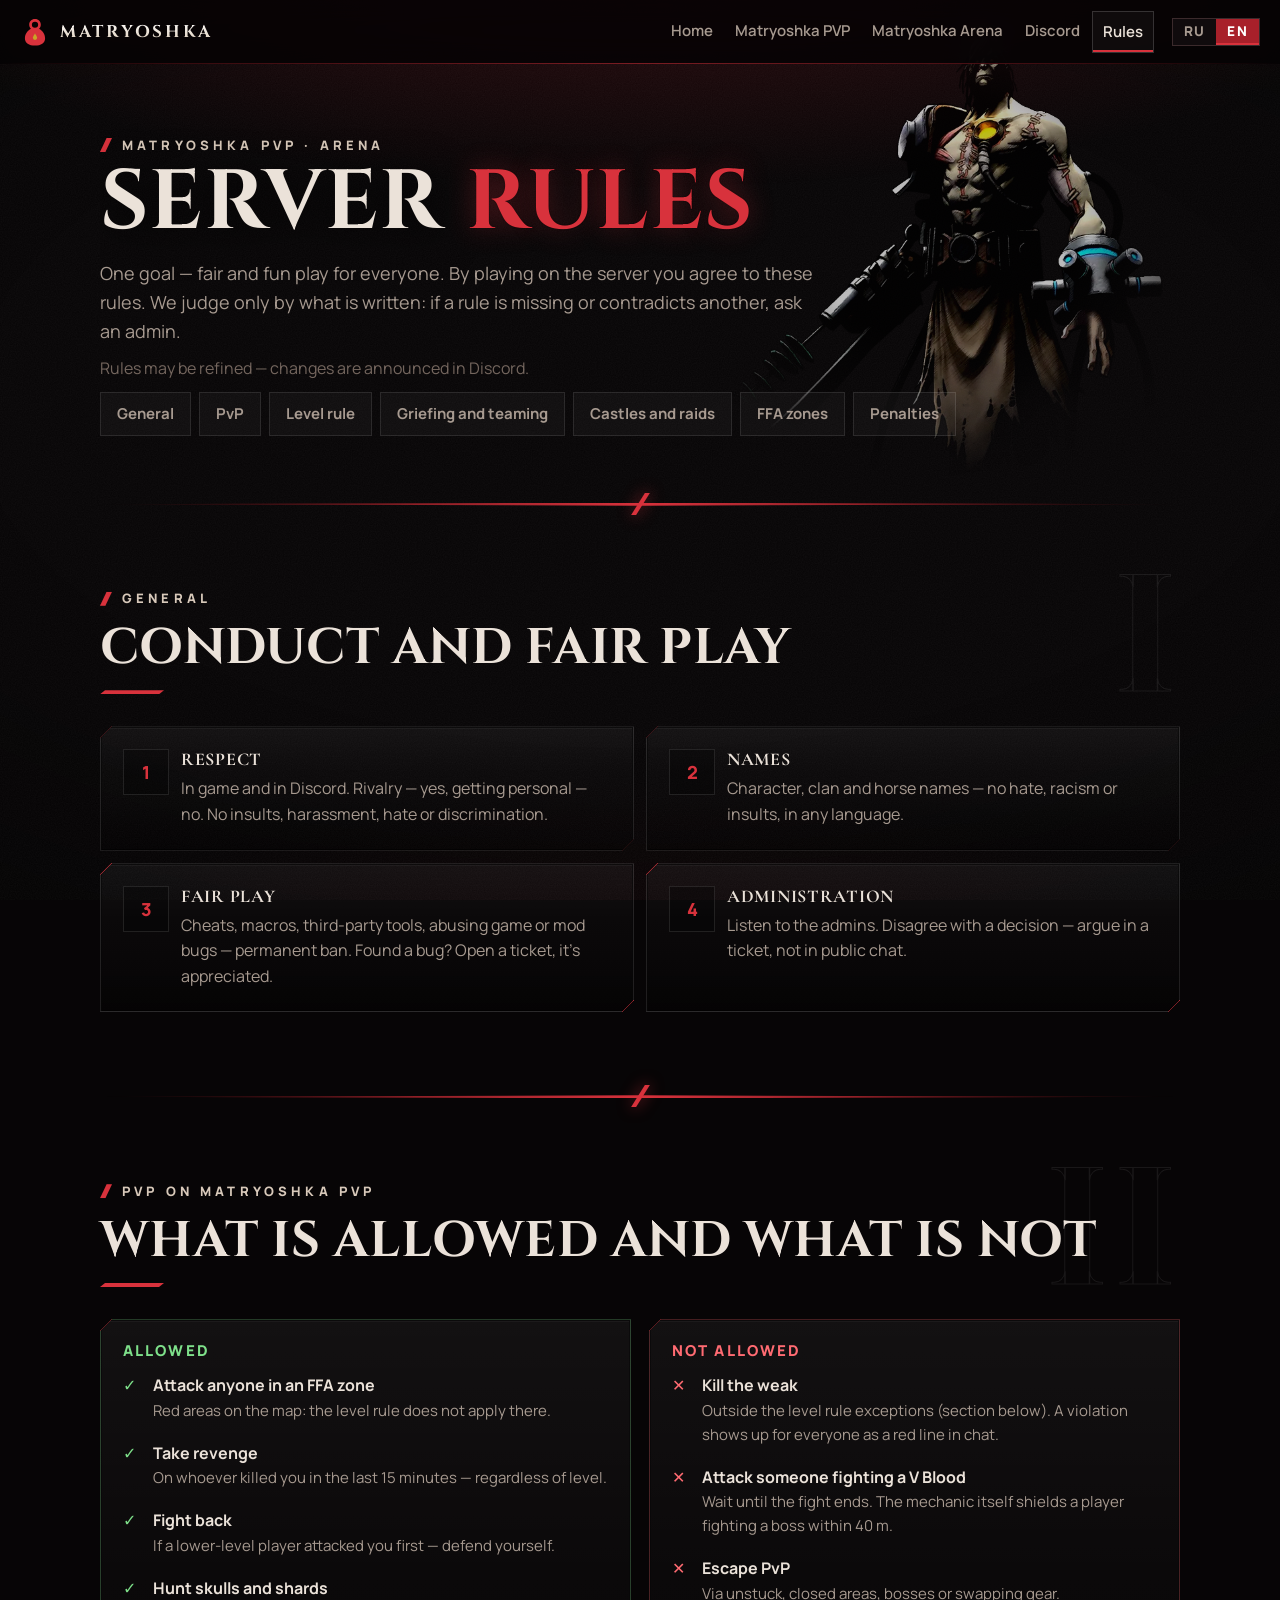
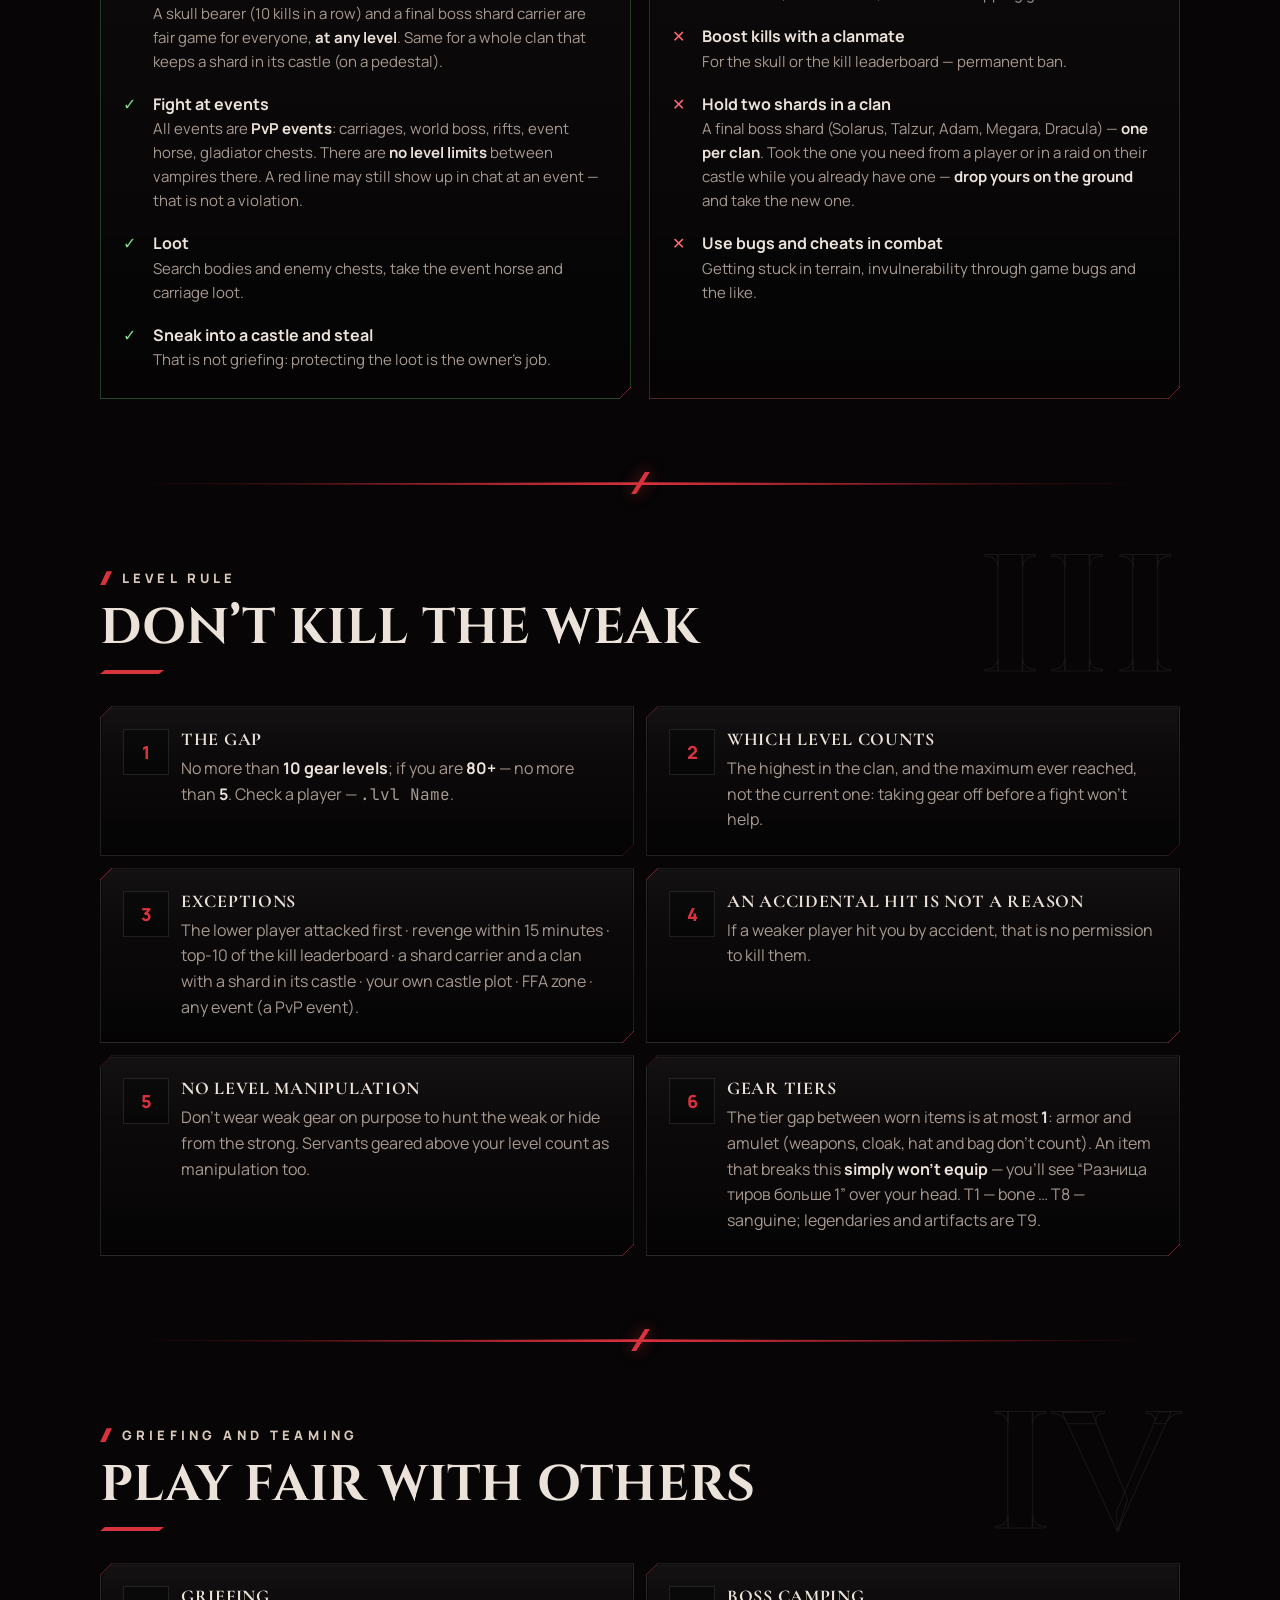
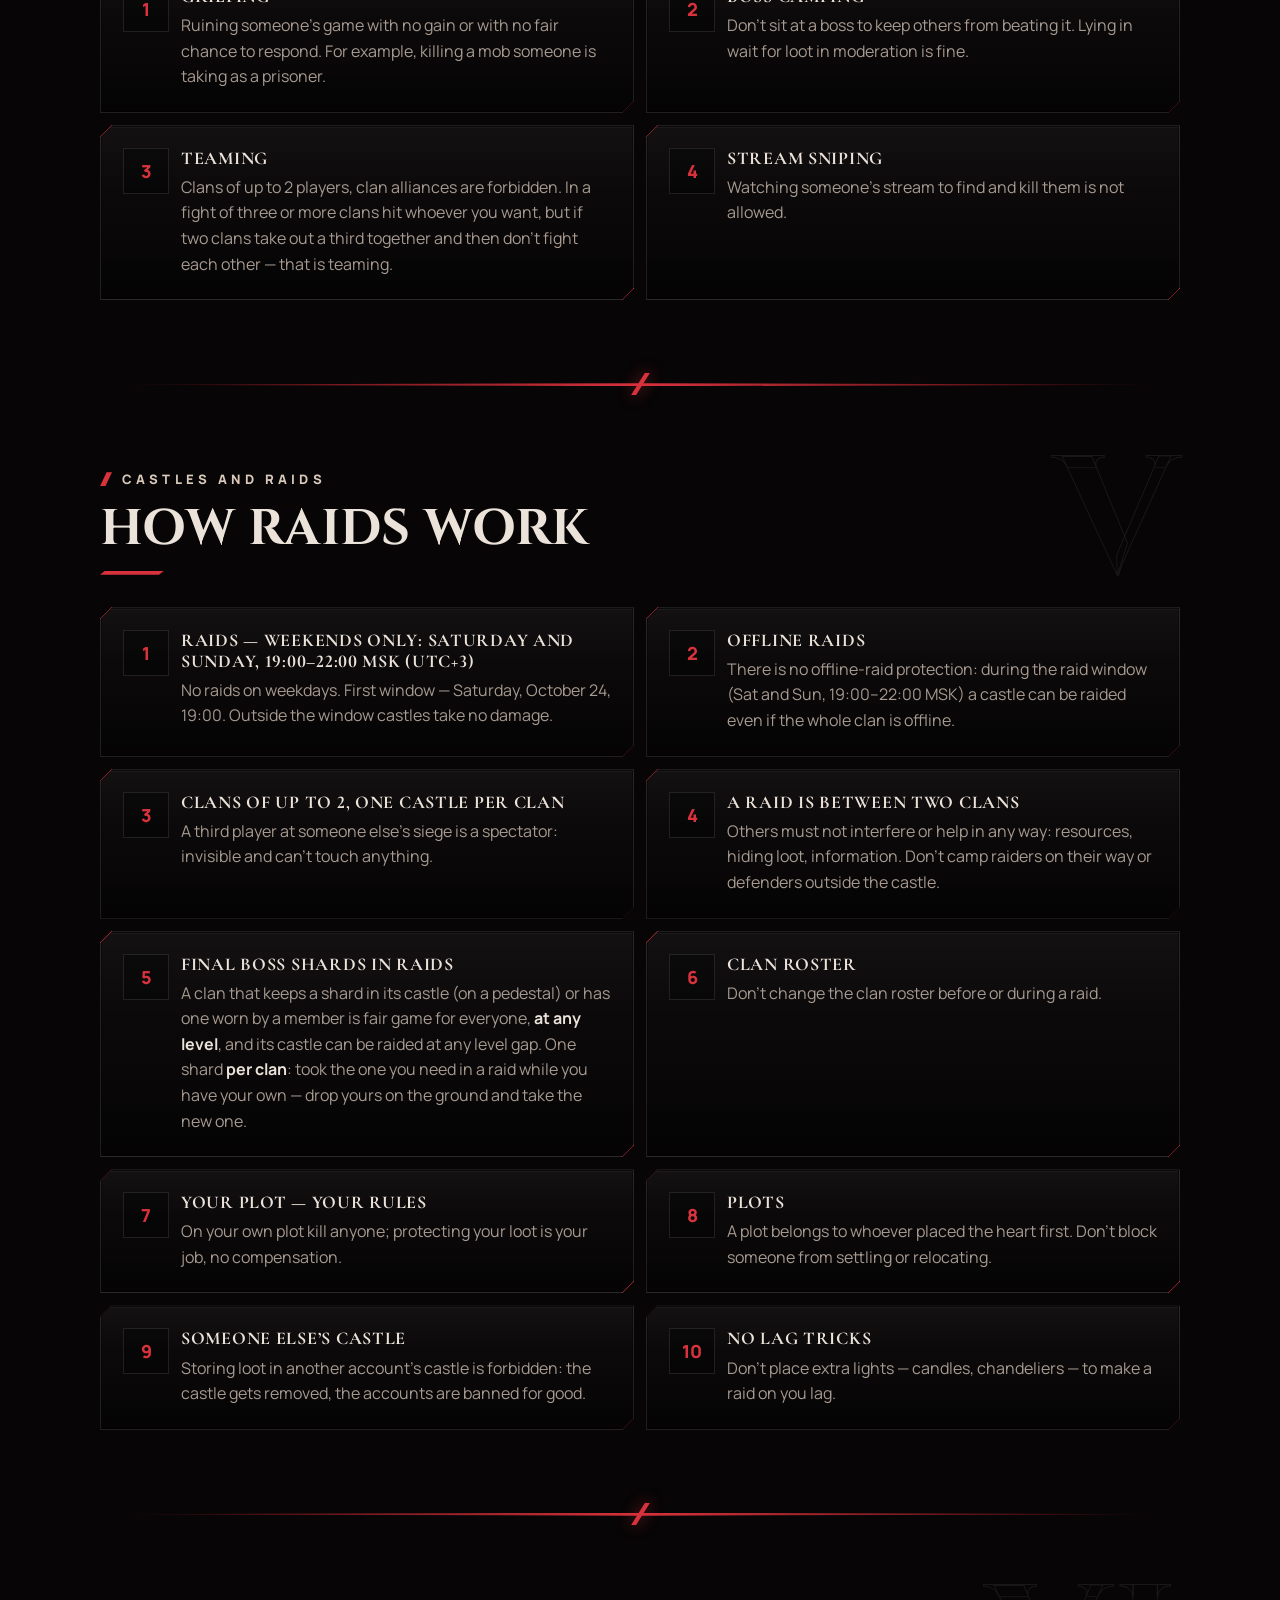
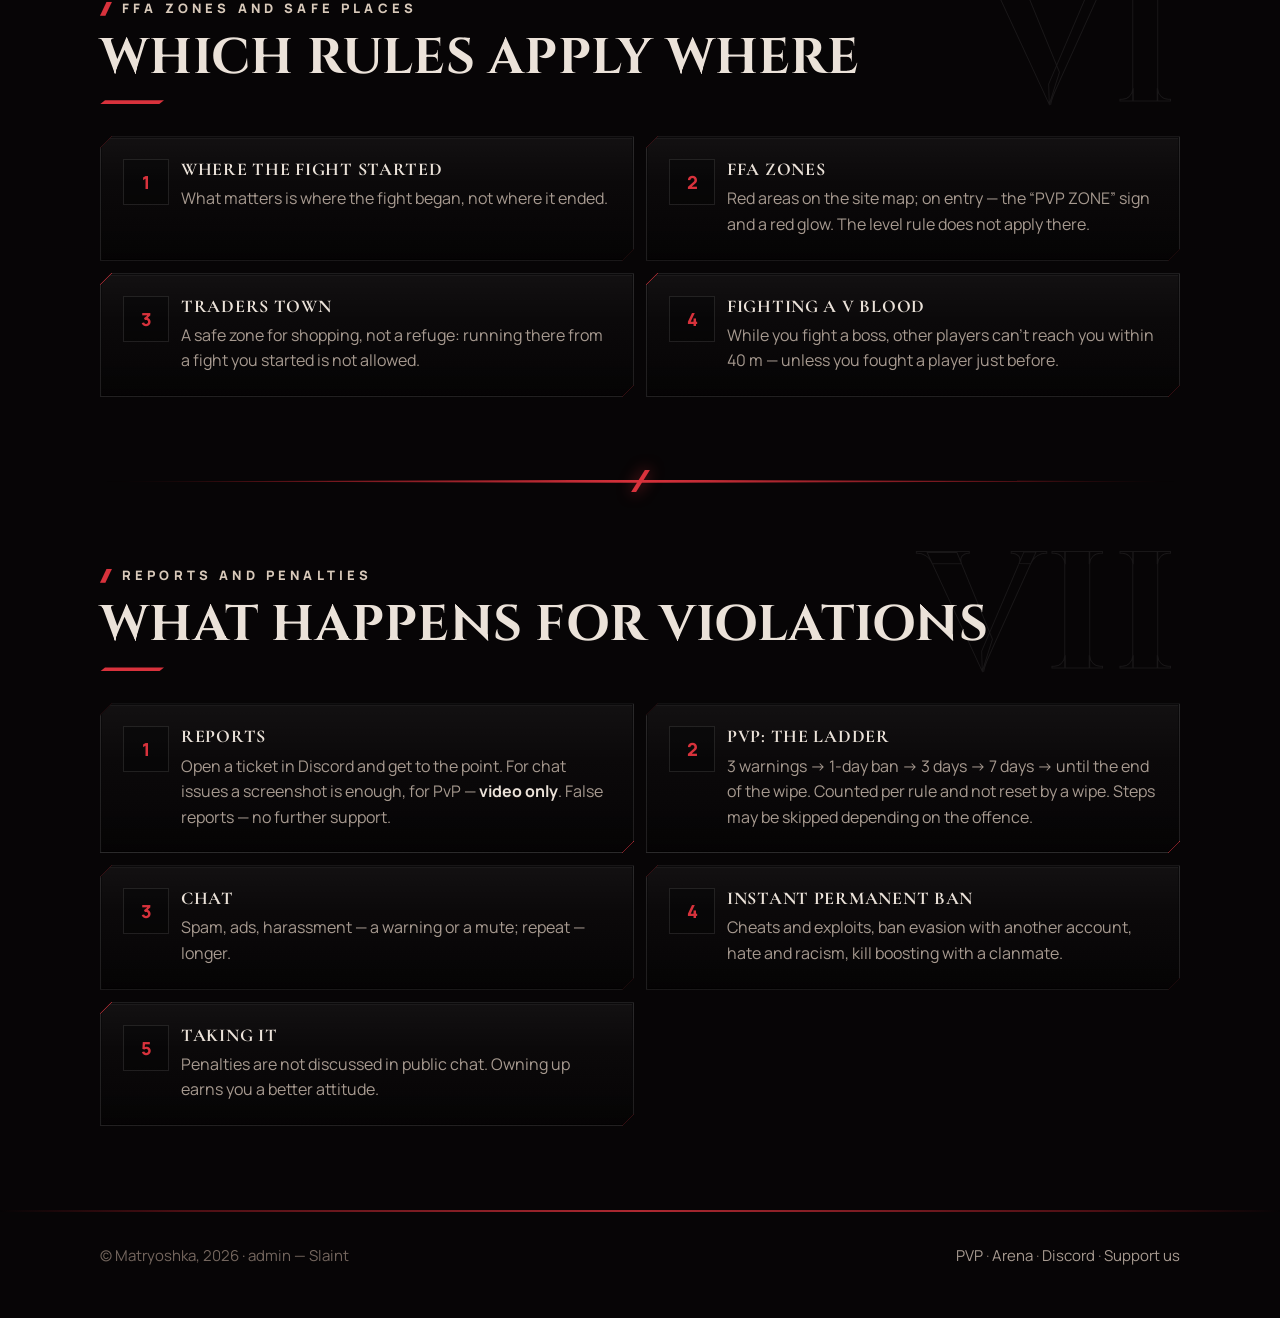
<file: en/rules/index.html>
<!doctype html>
<html lang="en">
<head>
<meta charset="utf-8">
<meta name="viewport" content="width=device-width, initial-scale=1">
<title>Rules — Matryoshka</title>
<meta name="description" content="Matryoshka server rules: conduct, PvP do’s and don’ts, the level rule, griefing and teaming, castles and raids, FFA zones, reports and penalties.">
<link rel="icon" href="../../assets/mark.svg" type="image/svg+xml">
<link rel="alternate" hreflang="ru" href="https://slaintarena.ru/rules/">
<link rel="alternate" hreflang="en" href="https://slaintarena.ru/en/rules/">
<link rel="preconnect" href="https://fonts.googleapis.com">
<link rel="stylesheet" href="https://fonts.googleapis.com/css2?family=Cinzel:wght@700&family=Cormorant+Garamond:wght@600;700&family=Manrope:wght@400;600;700;800&family=JetBrains+Mono:wght@500&display=swap">
<link rel="stylesheet" href="../../assets/site.css?v=20261007c">
</head>
<body class="pvp">
<svg width="0" height="0" style="position:absolute" aria-hidden="true">
  <symbol id="doll" viewBox="0 0 64 64">
    <path fill="currentColor" fill-rule="evenodd" d="M32 4C24.3 4 19.6 9.6 19.6 16.3c0 3.7 1.5 6.8 3.8 9C15.7 29.2 10.5 37 10.5 45.7 10.5 54.8 19.2 61 32 61s21.5-6.2 21.5-15.3c0-8.7-5.2-16.5-12.9-20.4 2.3-2.2 3.8-5.3 3.8-9C44.4 9.6 39.7 4 32 4zM25.3 16.6a6.7 6.2 0 1 1 13.4 0 6.7 6.2 0 1 1-13.4 0z"/>
    <path style="fill:var(--doll-drop,#0a0708)" d="M32 34.5c-1.2 3.4-4.6 6.3-4.6 9.8a4.6 4.6 0 0 0 9.2 0c0-3.5-3.4-6.4-4.6-9.8z"/>
  </symbol>
</svg>

<header class="top">
  <div class="wrap">
    <a class="brand" href="../"><svg class="brand-mark" style="color:var(--blood-lit)"><use href="#doll"/></svg><span class="brand-name">MATRYOSHKA</span></a>
    <button class="burger" aria-label="Menu">☰</button>
    <nav class="nav">
      <a href="../">Home</a>
      <a href="../pvp/" class="pvp-link">Matryoshka PVP</a>
      <a href="../arena/" class="arena-link">Matryoshka Arena</a>
      <a href="../../discord/">Discord</a>
      <a href="./" class="rules-link on">Rules</a>
    </nav>
    <div class="lang-sw"><a href="../../rules/" data-lang="ru">RU</a><a href="./" data-lang="en" class="on">EN</a></div>
  </div>
</header>

<main>
<div class="wrap">

  <section class="hero">
    <img class="hero-art" src="../../assets/art/adam.webp" alt="" aria-hidden="true">
    <div class="kicker">Matryoshka PVP · Arena</div>
    <h1>Server <span class="accent">rules</span></h1>
    <p class="lead">One goal — fair and fun play for everyone. By playing on the server you agree to these rules. We judge only by what is written: if a rule is missing or contradicts another, ask an admin.</p>
    <p class="dim" style="margin-top:10px">Rules may be refined — changes are announced in Discord.</p>
    <nav class="rules-tabs"><a href="#general">General</a><a href="#pvp">PvP</a><a href="#level">Level rule</a><a href="#grief">Griefing and teaming</a><a href="#raids">Castles and raids</a><a href="#ffa">FFA zones</a><a href="#penalties">Penalties</a></nav>
  </section>

  <section id="general">
    <div class="sec-head"><div class="kicker">General</div><h2>Conduct and fair play</h2></div>
    <div class="rule-list"><div class="card"><div><h3>Respect</h3><p>In game and in Discord. Rivalry — yes, getting personal — no. No insults, harassment, hate or discrimination.</p></div></div>
      <div class="card"><div><h3>Names</h3><p>Character, clan and horse names — no hate, racism or insults, in any language.</p></div></div>
      <div class="card"><div><h3>Fair play</h3><p>Cheats, macros, third-party tools, abusing game or mod bugs — permanent ban. Found a bug? Open a ticket, it’s appreciated.</p></div></div>
      <div class="card"><div><h3>Administration</h3><p>Listen to the admins. Disagree with a decision — argue in a ticket, not in public chat.</p></div></div></div>
  </section>

  <section id="pvp">
    <div class="sec-head"><div class="kicker">PvP on Matryoshka PVP</div><h2>What is allowed and what is not</h2></div>
    <div class="yn">
      <div class="card yes"><h3>Allowed</h3><ul><li><span><b>Attack anyone in an FFA zone</b><small>Red areas on the map: the level rule does not apply there.</small></span></li><li><span><b>Take revenge</b><small>On whoever killed you in the last 15 minutes — regardless of level.</small></span></li><li><span><b>Fight back</b><small>If a lower-level player attacked you first — defend yourself.</small></span></li><li><span><b>Hunt skulls and shards</b><small>A skull bearer (10 kills in a row) and a final boss shard carrier are fair game for everyone, <b>at any level</b>. Same for a whole clan that keeps a shard in its castle (on a pedestal).</small></span></li><li><span><b>Fight at events</b><small>All events are <b>PvP events</b>: carriages, world boss, rifts, event horse, gladiator chests. There are <b>no level limits</b> between vampires there. A red line may still show up in chat at an event — that is not a violation.</small></span></li><li><span><b>Loot</b><small>Search bodies and enemy chests, take the event horse and carriage loot.</small></span></li><li><span><b>Sneak into a castle and steal</b><small>That is not griefing: protecting the loot is the owner’s job.</small></span></li></ul></div>
      <div class="card no"><h3>Not allowed</h3><ul><li><span><b>Kill the weak</b><small>Outside the level rule exceptions (section below). A violation shows up for everyone as a red line in chat.</small></span></li><li><span><b>Attack someone fighting a V Blood</b><small>Wait until the fight ends. The mechanic itself shields a player fighting a boss within 40 m.</small></span></li><li><span><b>Escape PvP</b><small>Via unstuck, closed areas, bosses or swapping gear.</small></span></li><li><span><b>Boost kills with a clanmate</b><small>For the skull or the kill leaderboard — permanent ban.</small></span></li><li><span><b>Hold two shards in a clan</b><small>A final boss shard (Solarus, Talzur, Adam, Megara, Dracula) — <b>one per clan</b>. Took the one you need from a player or in a raid on their castle while you already have one — <b>drop yours on the ground</b> and take the new one.</small></span></li><li><span><b>Use bugs and cheats in combat</b><small>Getting stuck in terrain, invulnerability through game bugs and the like.</small></span></li></ul></div>
    </div>
  </section>

  <section id="level">
    <div class="sec-head"><div class="kicker">Level rule</div><h2>Don’t kill the weak</h2></div>
    <div class="rule-list"><div class="card"><div><h3>The gap</h3><p>No more than <b>10 gear levels</b>; if you are <b>80+</b> — no more than <b>5</b>. Check a player — <span class="mono">.lvl Name</span>.</p></div></div>
      <div class="card"><div><h3>Which level counts</h3><p>The highest in the clan, and the maximum ever reached, not the current one: taking gear off before a fight won’t help.</p></div></div>
      <div class="card"><div><h3>Exceptions</h3><p>The lower player attacked first · revenge within 15 minutes · top-10 of the kill leaderboard · a shard carrier and a clan with a shard in its castle · your own castle plot · FFA zone · any event (a PvP event).</p></div></div>
      <div class="card"><div><h3>An accidental hit is not a reason</h3><p>If a weaker player hit you by accident, that is no permission to kill them.</p></div></div>
      <div class="card"><div><h3>No level manipulation</h3><p>Don’t wear weak gear on purpose to hunt the weak or hide from the strong. Servants geared above your level count as manipulation too.</p></div></div>
      <div class="card"><div><h3>Gear tiers</h3><p>The tier gap between worn items is at most <b>1</b>: armor and amulet (weapons, cloak, hat and bag don’t count). An item that breaks this <b>simply won’t equip</b> — you’ll see “Разница тиров больше 1” over your head. T1 — bone … T8 — sanguine; legendaries and artifacts are T9.</p></div></div></div>
  </section>

  <section id="grief">
    <div class="sec-head"><div class="kicker">Griefing and teaming</div><h2>Play fair with others</h2></div>
    <div class="rule-list"><div class="card"><div><h3>Griefing</h3><p>Ruining someone’s game with no gain or with no fair chance to respond. For example, killing a mob someone is taking as a prisoner.</p></div></div>
      <div class="card"><div><h3>Boss camping</h3><p>Don’t sit at a boss to keep others from beating it. Lying in wait for loot in moderation is fine.</p></div></div>
      <div class="card"><div><h3>Teaming</h3><p>Clans of up to 2 players, clan alliances are forbidden. In a fight of three or more clans hit whoever you want, but if two clans take out a third together and then don’t fight each other — that is teaming.</p></div></div>
      <div class="card"><div><h3>Stream sniping</h3><p>Watching someone’s stream to find and kill them is not allowed.</p></div></div></div>
  </section>

  <section id="raids">
    <div class="sec-head"><div class="kicker">Castles and raids</div><h2>How raids work</h2></div>
    <div class="rule-list"><div class="card"><div><h3>Raids — weekends only: Saturday and Sunday, 19:00–22:00 MSK (UTC+3)</h3><p>No raids on weekdays. First window — Saturday, October 24, 19:00. Outside the window castles take no damage.</p></div></div>
      <div class="card"><div><h3>Offline raids</h3><p>There is no offline-raid protection: during the raid window (Sat and Sun, 19:00–22:00 MSK) a castle can be raided even if the whole clan is offline.</p></div></div>
      <div class="card"><div><h3>Clans of up to 2, one castle per clan</h3><p>A third player at someone else’s siege is a spectator: invisible and can’t touch anything.</p></div></div>
      <div class="card"><div><h3>A raid is between two clans</h3><p>Others must not interfere or help in any way: resources, hiding loot, information. Don’t camp raiders on their way or defenders outside the castle.</p></div></div>
      <div class="card"><div><h3>Final boss shards in raids</h3><p>A clan that keeps a shard in its castle (on a pedestal) or has one worn by a member is fair game for everyone, <b>at any level</b>, and its castle can be raided at any level gap. One shard <b>per clan</b>: took the one you need in a raid while you have your own — drop yours on the ground and take the new one.</p></div></div>
      <div class="card"><div><h3>Clan roster</h3><p>Don’t change the clan roster before or during a raid.</p></div></div>
      <div class="card"><div><h3>Your plot — your rules</h3><p>On your own plot kill anyone; protecting your loot is your job, no compensation.</p></div></div>
      <div class="card"><div><h3>Plots</h3><p>A plot belongs to whoever placed the heart first. Don’t block someone from settling or relocating.</p></div></div>
      <div class="card"><div><h3>Someone else’s castle</h3><p>Storing loot in another account’s castle is forbidden: the castle gets removed, the accounts are banned for good.</p></div></div>
      <div class="card"><div><h3>No lag tricks</h3><p>Don’t place extra lights — candles, chandeliers — to make a raid on you lag.</p></div></div></div>
  </section>

  <section id="ffa">
    <div class="sec-head"><div class="kicker">FFA zones and safe places</div><h2>Which rules apply where</h2></div>
    <div class="rule-list"><div class="card"><div><h3>Where the fight started</h3><p>What matters is where the fight began, not where it ended.</p></div></div>
      <div class="card"><div><h3>FFA zones</h3><p>Red areas on the site map; on entry — the “PVP ZONE” sign and a red glow. The level rule does not apply there.</p></div></div>
      <div class="card"><div><h3>Traders town</h3><p>A safe zone for shopping, not a refuge: running there from a fight you started is not allowed.</p></div></div>
      <div class="card"><div><h3>Fighting a V Blood</h3><p>While you fight a boss, other players can’t reach you within 40 m — unless you fought a player just before.</p></div></div></div>
  </section>

  <section id="penalties">
    <div class="sec-head"><div class="kicker">Reports and penalties</div><h2>What happens for violations</h2></div>
    <div class="rule-list"><div class="card"><div><h3>Reports</h3><p>Open a ticket in Discord and get to the point. For chat issues a screenshot is enough, for PvP — <b>video only</b>. False reports — no further support.</p></div></div>
      <div class="card"><div><h3>PvP: the ladder</h3><p>3 warnings → 1-day ban → 3 days → 7 days → until the end of the wipe. Counted per rule and not reset by a wipe. Steps may be skipped depending on the offence.</p></div></div>
      <div class="card"><div><h3>Chat</h3><p>Spam, ads, harassment — a warning or a mute; repeat — longer.</p></div></div>
      <div class="card"><div><h3>Instant permanent ban</h3><p>Cheats and exploits, ban evasion with another account, hate and racism, kill boosting with a clanmate.</p></div></div>
      <div class="card"><div><h3>Taking it</h3><p>Penalties are not discussed in public chat. Owning up earns you a better attitude.</p></div></div></div>
  </section>

</div>
</main>

<footer class="foot">
  <div class="wrap">
    <span>© Matryoshka, 2026 · admin — Slaint</span>
    <span><a href="../pvp/">PVP</a> · <a href="../arena/">Arena</a> · <a href="../../discord/">Discord</a> · <a href="https://www.donationalerts.com/r/sla1nt" target="_blank" rel="noopener">Support us</a></span>
  </div>
</footer>
<script src="../../assets/site.js?v=20261007c"></script>
</body>
</html>
</file>
<file: assets/site.css>
/* ---------------------------------------------------------------------------
   Матрёшка — общий облик сайта (06.10.2026).

   Продолжение Кузницы: почти чёрный тёплый фон, свет факела сверху, тонкие
   рамки с фаской. Два проекта — два цвета:
     PVP   — багровый (кровь, открытый мир);
     Arena — золото (арена, Кузница).
   Заголовки — Cormorant Garamond (кириллица; Cinzel из Кузницы её не знает),
   знак MATRYOSHKA — Cinzel, текст — Manrope, моноширинный — JetBrains Mono.
--------------------------------------------------------------------------- */
:root{
  --ground:#0a0708; --ground2:#060405;
  --surface:#130e10; --surface2:#1a1316; --raised:#241a1d;
  --line:#3b2a2c; --line-soft:#241a1c;
  --text:#ebe2d9; --muted:#a79a90; --dim:#74665e;
  --gold:#c9a227; --gold-lit:#e3bd45; --gold-dim:#8a6f22;
  --blood:#a8202a; --blood-lit:#d8323c;
  --hue:var(--gold); --hue-lit:var(--gold-lit);
  --r:3px;
  --wrap:1120px;
}
body.pvp{ --hue:var(--blood); --hue-lit:var(--blood-lit); }
body.arena{ --hue:var(--gold); --hue-lit:var(--gold-lit); }

*{box-sizing:border-box}
html{scroll-behavior:smooth; scroll-padding-top:76px}
body{
  margin:0; background:var(--ground); color:var(--text);
  font-family:Manrope,"Segoe UI",system-ui,sans-serif; font-size:16px; line-height:1.6;
  -webkit-font-smoothing:antialiased; overflow-x:hidden;
}
body::before{
  content:""; position:fixed; inset:0; pointer-events:none; z-index:0;
  background:
    radial-gradient(120% 60% at 50% -14%, color-mix(in srgb, var(--hue) 26%, transparent), transparent 62%),
    radial-gradient(90% 55% at 50% 120%, rgba(201,162,39,.06), transparent 60%),
    radial-gradient(140% 100% at 50% 50%, transparent 45%, rgba(0,0,0,.6));
}
a{color:var(--hue-lit); text-decoration:none}
a:hover{text-decoration:underline}
.wrap{max-width:var(--wrap); margin:0 auto; padding:0 20px; position:relative; z-index:1}
main{position:relative; z-index:1}

/* --- шапка --- */
.top{
  position:sticky; top:0; z-index:20;
  background:linear-gradient(to bottom, rgba(10,7,8,.96), rgba(10,7,8,.86));
  backdrop-filter:blur(6px); border-bottom:1px solid var(--line-soft);
}
.top .wrap{display:flex; align-items:center; gap:18px; height:64px}
.brand{display:flex; align-items:center; gap:10px; color:var(--text); text-decoration:none!important}
.brand-mark{width:30px; height:30px; flex:none; --doll-drop:var(--gold)}
.big-mark{--doll-drop:transparent}
.brand-name{font-family:Cinzel,Georgia,serif; font-weight:700; letter-spacing:.16em; font-size:17px}
.brand-sub{font-size:13px; letter-spacing:.24em; color:var(--hue-lit); text-transform:uppercase; margin-left:2px}
.nav{display:flex; gap:4px; margin-left:auto; flex-wrap:wrap}
.nav a{
  color:var(--muted); padding:8px 12px; border-radius:var(--r); font-size:15px; font-weight:600;
  text-decoration:none; transition:color .15s, background .15s;
}
.nav a:hover{color:var(--text); background:var(--surface2)}
.nav a.on{color:var(--text); background:var(--raised); box-shadow:inset 0 -2px 0 var(--hue)}
.nav a.pvp-link.on{box-shadow:inset 0 -2px 0 var(--blood-lit)}
.nav a.arena-link.on{box-shadow:inset 0 -2px 0 var(--gold)}
.burger{display:none; margin-left:auto; background:none; border:1px solid var(--line); color:var(--text);
  border-radius:var(--r); padding:6px 10px; font:inherit; cursor:pointer}

/* --- заголовки и текст --- */
h1,h2,h3{font-family:"Cormorant Garamond",Georgia,serif; font-weight:700; line-height:1.15; margin:0}
h1{font-size:clamp(40px, 6vw, 68px); letter-spacing:.01em}
h2{font-size:clamp(28px, 3.4vw, 38px); margin-bottom:6px}
h3{font-size:22px; margin-bottom:4px}
.kicker{font-size:13.5px; font-weight:700; letter-spacing:.26em; text-transform:uppercase; color:var(--hue-lit)}
.lead{font-size:18px; color:var(--muted); max-width:720px}
.muted{color:var(--muted)} .dim{color:var(--dim)}
.mono{font-family:"JetBrains Mono",monospace}
p{margin:.6em 0}

section{padding:56px 0; border-top:1px solid var(--line-soft)}
section:first-of-type{border-top:0}
.sec-head{margin-bottom:26px}
.sec-head p{margin:6px 0 0; color:var(--muted); max-width:760px}

/* --- главный экран --- */
.hero{padding:70px 0 40px; text-align:left}
.hero h1 .accent{color:var(--hue-lit)}
.hero .lead{margin-top:14px}
.hero-actions{display:flex; gap:12px; flex-wrap:wrap; margin-top:26px}

/* --- кнопки --- */
.btn{
  display:inline-flex; align-items:center; gap:8px; padding:12px 18px; border-radius:var(--r);
  border:1px solid var(--line); background:var(--surface2); color:var(--text); font-weight:700; font-size:15px;
  cursor:pointer; text-decoration:none!important; transition:border-color .15s, background .15s, transform .1s;
  font-family:inherit;
}
.btn:hover{border-color:var(--hue); background:var(--raised)}
.btn:active{transform:translateY(1px)}
.btn.main{background:linear-gradient(180deg, var(--hue-lit), var(--hue)); border-color:var(--hue-lit); color:#160c0d}
.btn.main:hover{filter:brightness(1.08)}
.btn svg{width:18px; height:18px}

/* --- карточки --- */
.card{
  position:relative; background:linear-gradient(180deg, var(--surface2), var(--surface));
  border:1px solid var(--line); border-radius:var(--r); padding:22px;
}
.card::before, .card::after{ /* уголки, как у ячеек в игре */
  content:""; position:absolute; width:10px; height:10px; border:1px solid var(--hue); opacity:.7;
}
.card::before{top:-1px; left:-1px; border-right:0; border-bottom:0}
.card::after{bottom:-1px; right:-1px; border-left:0; border-top:0}
.grid{display:grid; gap:16px}
.g2{grid-template-columns:repeat(2, minmax(0,1fr))}
.g3{grid-template-columns:repeat(3, minmax(0,1fr))}
.g4{grid-template-columns:repeat(4, minmax(0,1fr))}
.card h3{display:flex; align-items:center; gap:10px}
.card .ico{width:34px; height:34px; flex:none; color:var(--hue-lit)}
.card p{color:var(--muted); margin:.4em 0 0}
.card ul{margin:.5em 0 0; padding-left:1.1em; color:var(--muted)}
.card li{margin:.25em 0}
.card b, .card strong{color:var(--text)}

/* --- два проекта на главной --- */
.projects{display:grid; grid-template-columns:1fr 1fr; gap:20px}
.project{
  position:relative; overflow:hidden; display:flex; flex-direction:column; gap:12px;
  padding:32px; min-height:420px; border-radius:var(--r); border:1px solid var(--line);
  background:linear-gradient(180deg, var(--surface2), var(--ground2)); color:var(--text);
  text-decoration:none!important; transition:border-color .2s, transform .2s;
}
.project:hover{transform:translateY(-3px)}
.project.p-pvp{--hue:var(--blood); --hue-lit:var(--blood-lit)}
.project.p-arena{--hue:var(--gold); --hue-lit:var(--gold-lit)}
.project:hover{border-color:var(--hue)}
.project::before{
  content:""; position:absolute; inset:0; pointer-events:none;
  background:radial-gradient(90% 70% at 85% 0%, color-mix(in srgb, var(--hue) 30%, transparent), transparent 65%);
}
.project > *{position:relative}
.project .tag{font-size:13.5px; font-weight:800; letter-spacing:.24em; text-transform:uppercase; color:var(--hue-lit)}
.project h2{font-size:clamp(34px, 4vw, 48px)}
.project p{color:var(--muted); margin:0}
.project ul{margin:4px 0 0; padding:0; list-style:none; display:grid; gap:6px}
.project li{display:flex; gap:10px; color:var(--text)}
.project li::before{content:"◆"; color:var(--hue-lit); font-size:12px; margin-top:6px}
.project .go{margin-top:auto; display:flex; align-items:center; justify-content:space-between; gap:12px; flex-wrap:wrap}
.project .go span.more{font-weight:800; color:var(--hue-lit)}
.big-mark{position:absolute; right:-30px; bottom:-30px; width:240px; height:240px; opacity:.07; color:var(--hue-lit)}

/* --- адрес сервера --- */
.addr{
  display:flex; align-items:center; gap:10px; flex-wrap:wrap;
  background:var(--ground2); border:1px solid var(--line); border-radius:var(--r); padding:10px 12px;
}
.addr .label{font-size:13px; letter-spacing:.2em; text-transform:uppercase; color:var(--dim)}
.addr .ip{font-family:"JetBrains Mono",monospace; font-size:17px; color:var(--text)}
.copy{
  margin-left:auto; background:var(--raised); border:1px solid var(--line); color:var(--text);
  border-radius:var(--r); padding:6px 10px; font:600 14.5px Manrope,sans-serif; cursor:pointer;
}
.copy:hover{border-color:var(--hue)}
.copy.done{border-color:#4caf50; color:#9be29f}

/* --- факты (цифры сервера) --- */
.facts{display:grid; grid-template-columns:repeat(auto-fit, minmax(150px, 1fr)); gap:12px}
.fact{background:var(--surface); border:1px solid var(--line-soft); border-radius:var(--r); padding:14px 16px}
.fact .v{font-family:"Cormorant Garamond",Georgia,serif; font-size:32px; font-weight:700; color:var(--hue-lit); line-height:1}
.fact .k{font-size:14.5px; color:var(--muted); margin-top:6px}

/* --- шаги --- */
.steps{counter-reset:s; display:grid; gap:12px}
.step{counter-increment:s; display:grid; grid-template-columns:44px 1fr; gap:14px; align-items:start}
.step::before{
  content:counter(s); width:44px; height:44px; display:grid; place-items:center;
  font-family:"Cormorant Garamond",serif; font-size:24px; font-weight:700; color:var(--hue-lit);
  border:1px solid var(--hue); border-radius:var(--r); background:var(--surface);
}
.step b{display:block; font-size:17px}
.step span{color:var(--muted)}

/* --- расписание --- */
.sched{width:100%; border-collapse:collapse}
.sched th, .sched td{text-align:left; padding:12px 14px; border-bottom:1px solid var(--line-soft); vertical-align:top}
.sched th{font-size:13.5px; letter-spacing:.16em; text-transform:uppercase; color:var(--dim); font-weight:700}
.sched td.t{font-family:"JetBrains Mono",monospace; white-space:nowrap; color:var(--text)}
.sched .ev{font-weight:700}
.sched .sub{color:var(--muted); font-size:15px}
.chip{display:inline-block; font-family:"JetBrains Mono",monospace; font-size:14.5px; padding:2px 8px; margin:2px 4px 2px 0;
  border:1px solid var(--line); border-radius:var(--r); background:var(--ground2); color:var(--text)}
.chip.next{border-color:var(--hue-lit); color:var(--hue-lit); box-shadow:0 0 0 1px color-mix(in srgb, var(--hue) 40%, transparent)}
.next-box{display:flex; align-items:center; gap:14px; flex-wrap:wrap; margin-bottom:16px}
.next-box .when{font-family:"JetBrains Mono",monospace; color:var(--hue-lit)}

/* --- команды --- */
.cmd-tools{display:flex; gap:10px; flex-wrap:wrap; align-items:center; margin-bottom:14px}
.search{
  flex:1 1 260px; background:var(--ground2); border:1px solid var(--line); border-radius:var(--r);
  color:var(--text); padding:11px 14px; font:inherit;
}
.search:focus{outline:none; border-color:var(--hue)}
.filter{background:var(--surface2); border:1px solid var(--line); color:var(--muted); border-radius:var(--r);
  padding:8px 12px; font:600 14.5px Manrope,sans-serif; cursor:pointer}
.filter.on, .filter:hover{color:var(--text); border-color:var(--hue)}
.cmds{display:grid; gap:10px}
.cmd-group h3{margin:18px 0 10px; font-size:20px; color:var(--text)}
.cmd{
  display:grid; grid-template-columns:minmax(170px, 260px) 1fr; gap:16px; align-items:start;
  background:var(--surface); border:1px solid var(--line-soft); border-radius:var(--r); padding:12px 14px;
}
.cmd code{font-family:"JetBrains Mono",monospace; font-size:15px; color:var(--hue-lit); word-break:break-word}
.cmd code .arg{color:var(--muted)}
.cmd .al{display:block; font-size:13.5px; color:var(--dim); margin-top:3px}
.cmd .d{color:var(--muted)}
.cmd .d b{color:var(--text)}
.cmd-empty{color:var(--dim); padding:16px 0; display:none}

/* --- заметки --- */
.note{border-left:3px solid var(--hue); background:var(--surface); padding:12px 16px; border-radius:0 var(--r) var(--r) 0; color:var(--muted)}
.note b{color:var(--text)}
.badge{display:inline-block; font-size:13px; font-weight:800; letter-spacing:.14em; text-transform:uppercase;
  padding:3px 8px; border-radius:var(--r); border:1px solid var(--hue); color:var(--hue-lit); vertical-align:middle}
.badge.soon{border-color:var(--line); color:var(--dim)}

/* --- подвал --- */
.foot{border-top:1px solid var(--line-soft); padding:34px 0 50px; color:var(--dim); font-size:15px; position:relative; z-index:1}
.foot .wrap{display:flex; gap:18px; flex-wrap:wrap; align-items:center; justify-content:space-between}
.foot a{color:var(--muted)}

/* --- шапка: меню в «бургер», когда пункты с переключателем языка не влезают в строку (06.10) --- */
@media (max-width: 1080px){
  .burger{display:block}
  .nav{display:none; position:absolute; top:64px; left:0; right:0; flex-direction:column; gap:0;
    background:rgba(10,7,8,.98); border-bottom:1px solid var(--line); padding:8px 16px 14px}
  .nav.open{display:flex}
  .nav a{padding:12px 8px}
}

/* --- телефоны --- */
@media (max-width: 900px){
  .projects, .g3, .g4{grid-template-columns:1fr}
  .g2{grid-template-columns:1fr}
  .cmd{grid-template-columns:1fr; gap:6px}
}
@media (max-width: 760px){
  .wrap{padding:0 16px}
  .project{padding:24px; min-height:0}
  section{padding:42px 0}
  .hero{padding:48px 0 28px}
  .sched th:nth-child(3), .sched td:nth-child(3){display:none}
}

/* Язык (06.10): переключатель в шапке и крупный выбор на главной. */
.lang-sw{display:inline-flex; flex:none; border:1px solid var(--line); border-radius:999px; overflow:hidden; background:var(--surface)}
.lang-sw a{padding:6px 11px; font:800 13.5px/1 Manrope,sans-serif; letter-spacing:.1em; color:var(--muted); text-decoration:none!important}
.lang-sw a:hover{color:var(--text)}
.lang-sw a.on{background:var(--blood); color:#fff}
.lang-big{display:flex; gap:12px; flex-wrap:wrap; margin-top:26px}
.lang-big a{display:flex; align-items:center; gap:12px; min-width:190px; padding:14px 22px; border:1px solid var(--line); border-radius:14px;
  background:var(--surface); color:var(--text); text-decoration:none!important; transition:border-color .15s, transform .15s}
.lang-big a:hover{border-color:var(--blood-lit); transform:translateY(-2px)}
.lang-big a.on{border-color:var(--blood-lit); background:linear-gradient(110deg,rgba(168,32,42,.35),var(--surface) 70%)}
.lang-big b{font:800 26px/1 Manrope,sans-serif; letter-spacing:.06em; color:#fff}
.lang-big span{font-size:15px; color:var(--muted)}
.lang-big a.on span{color:#ffc9cc}
@media (max-width: 760px){
  .top .wrap{gap:10px}
  .lang-sw a{padding:6px 9px}
}
@media (max-width: 420px){
  .brand-sub{display:none}
  .brand-name{font-size:15px; letter-spacing:.12em}
}

/* ===========================================================================
   Облик v2 (06.10.2026, Алексей: «крутым, современным, не перегруженным»).
   Скругления вместо фасок, стеклянные карточки без уголков, больше воздуха между
   разделами, крупный арт босса на первом экране, кнопки-«таблетки» со свечением.
   Классы прежние — страницы правятся мало.
=========================================================================== */
:root{ --r:14px; --glass:rgba(255,255,255,.035); --glass2:rgba(255,255,255,.06); --edge:rgba(255,255,255,.08); }

section{padding:68px 0; border-top:0}
.sec-head{margin-bottom:32px}
.sec-head h2{letter-spacing:.005em}
.kicker{display:inline-flex; align-items:center; gap:10px}
.kicker::before{content:""; width:22px; height:2px; border-radius:2px; background:var(--hue-lit); box-shadow:0 0 10px var(--hue-lit)}

/* шапка */
.top{background:rgba(8,6,7,.72); backdrop-filter:blur(14px) saturate(1.2); border-bottom:1px solid var(--edge)}
.nav a{border-radius:999px; padding:8px 14px}
.nav a.on{background:var(--glass2); box-shadow:none; color:#fff}
.nav a.rules-link{color:var(--text); border:1px solid var(--edge)}
.nav a.rules-link:hover{border-color:var(--hue)}

/* кнопки */
.btn{border-radius:999px; padding:13px 22px; border-color:var(--edge); background:var(--glass)}
.btn:hover{background:var(--glass2); border-color:var(--hue)}
.btn.main{color:#fff; background:linear-gradient(135deg, var(--hue-lit), var(--hue)); border-color:transparent;
  box-shadow:0 8px 28px color-mix(in srgb, var(--hue) 45%, transparent)}
.btn.main:hover{filter:brightness(1.1); box-shadow:0 10px 36px color-mix(in srgb, var(--hue) 60%, transparent)}
body.arena .btn.main, .p-arena .btn.main{color:#1a1206}

/* карточки: стекло, без уголков */
.card{background:linear-gradient(180deg, var(--glass2), var(--glass)); border:1px solid var(--edge); border-radius:var(--r);
  transition:border-color .2s, transform .2s, box-shadow .2s}
.card::before, .card::after{display:none}
.card:hover{border-color:color-mix(in srgb, var(--hue) 55%, transparent); box-shadow:0 14px 40px rgba(0,0,0,.35)}
.grid{gap:18px}

/* адрес, цифры, чипы, заметки */
.addr{border-radius:14px; background:rgba(0,0,0,.35); border-color:var(--edge); padding:10px 10px 10px 16px}
.copy{border-radius:999px; padding:7px 14px; background:var(--glass2); border-color:var(--edge)}
.fact{border-radius:var(--r); background:var(--glass); border-color:var(--edge)}
.chip{border-radius:8px; background:rgba(0,0,0,.3); border-color:var(--edge)}
.note{border-radius:0 12px 12px 0; background:var(--glass)}
.badge{border-radius:999px}
.step::before{border-radius:12px; background:var(--glass)}

/* главный экран с артом босса */
.hero, .hero2{position:relative; overflow-x:clip}
.hero-art{position:absolute; z-index:0; pointer-events:none; right:-2%; top:-30px; width:min(46%, 560px); opacity:.6;
  -webkit-mask-image:radial-gradient(60% 62% at 50% 40%, #000 40%, transparent 78%);
          mask-image:radial-gradient(60% 62% at 50% 40%, #000 40%, transparent 78%);
  filter:saturate(1.05) contrast(1.05)}
.hero > *:not(.hero-art), .hero2 > *:not(.hero-art){position:relative; z-index:1}
.hero h1{text-shadow:0 4px 30px rgba(0,0,0,.6)}

/* PVP: Дракула фоном в карточке вайпа */
.wipe{overflow:hidden}
.wipe-art{position:absolute; right:-40px; top:-30px; height:150%; opacity:.42; pointer-events:none;
  -webkit-mask-image:linear-gradient(90deg, transparent, #000 45%); mask-image:linear-gradient(90deg, transparent, #000 45%)}
.wipe > *:not(.wipe-art){position:relative}

/* проекты на главной: арт в карточке */
.project{border-radius:22px; border-color:var(--edge); background:linear-gradient(180deg, rgba(255,255,255,.05), rgba(255,255,255,.01))}
.project:hover{box-shadow:0 20px 60px color-mix(in srgb, var(--hue) 25%, transparent)}
.project .p-art{position:absolute; right:-10px; top:-20px; width:46%; opacity:.4; pointer-events:none; transition:opacity .3s, transform .3s;
  -webkit-mask-image:radial-gradient(60% 60% at 50% 40%, #000 35%, transparent 78%);
          mask-image:radial-gradient(60% 60% at 50% 40%, #000 35%, transparent 78%)}
.project:hover .p-art{opacity:.6; transform:scale(1.03)}
.big-mark{display:none}

/* команды: две колонки на широком экране, тише */
.cmds{grid-template-columns:repeat(2, minmax(0,1fr)); gap:14px 18px; align-items:start}
.cmd-group{display:grid; gap:8px; align-content:start}
.cmd-group h3{margin:6px 0 4px}
.cmd{grid-template-columns:1fr; gap:4px; border-radius:12px; background:var(--glass); border-color:var(--edge)}
.cmd-empty{grid-column:1 / -1}
.search{border-radius:999px; background:rgba(0,0,0,.35); border-color:var(--edge); padding:12px 18px}
.filter{border-radius:999px; background:var(--glass); border-color:var(--edge)}

/* подвал */
.foot{border-top:1px solid var(--edge)}

/* «Все правила →» и прочие ссылки-стрелки */
.more-link{display:inline-flex; align-items:center; gap:8px; font-weight:800; color:var(--hue-lit)}
.more-link:hover{gap:12px; text-decoration:none}

/* страница правил */
.rules-tabs{display:flex; gap:8px; flex-wrap:wrap; margin:6px 0 28px}
.rules-tabs a{padding:9px 16px; border-radius:999px; border:1px solid var(--edge); background:var(--glass); color:var(--muted); font-weight:700; font-size:15px}
.rules-tabs a:hover{color:#fff; border-color:var(--hue); text-decoration:none}
.yn{display:grid; grid-template-columns:1fr 1fr; gap:18px}
.yn .card h3{font-family:Manrope,sans-serif; font-size:15px; font-weight:800; letter-spacing:.14em; text-transform:uppercase}
.yn .yes h3{color:#7ee08a} .yn .no h3{color:#ff6b72}
.yn .yes{border-color:rgba(126,224,138,.25)} .yn .no{border-color:rgba(255,107,114,.25)}
.yn ul{list-style:none; padding:0; margin:10px 0 0; display:grid; gap:10px}
.yn li{display:grid; grid-template-columns:22px 1fr; gap:8px; color:var(--text)}
.yn .yes li::before{content:"✓"; color:#7ee08a; font-weight:800}
.yn .no li::before{content:"✕"; color:#ff6b72; font-weight:800}
.yn li small{display:block; color:var(--muted); font-size:15px}
.draft{display:inline-block; font-size:13px; font-weight:800; letter-spacing:.14em; text-transform:uppercase; padding:4px 10px;
  border-radius:999px; border:1px dashed var(--line); color:var(--dim)}
.rule-list{counter-reset:r; display:grid; gap:12px}
.rule-list .card{display:grid; grid-template-columns:44px 1fr; gap:14px; align-items:start; counter-increment:r}
.rule-list .card::before{display:grid; content:counter(r); position:static; width:44px; height:44px; place-items:center; border:1px solid var(--edge);
  border-radius:12px; font:800 18px Manrope,sans-serif; color:var(--hue-lit); background:rgba(0,0,0,.3); opacity:1}
.rule-list .card h3{font-size:20px}

@media (max-width: 900px){
  .cmds{grid-template-columns:1fr}
  .yn{grid-template-columns:1fr}
  .hero-art{width:70%; right:0; top:-10px; opacity:.3}
  .project .p-art{width:60%; opacity:.25}
}
@media (max-width: 760px){
  section{padding:56px 0}
}

/* команды плотнее (06.10): меньше отступы, псевдоним в строку с командой, логистика — строками */
.cmd{padding:10px 14px}
.cmd .al{display:inline; margin-left:8px}
.cmd .d{font-size:15.5px; line-height:1.45}
.cmd-group.wide{grid-column:1 / -1}
.cmd-mini{display:grid; grid-template-columns:repeat(2, minmax(0,1fr)); gap:6px 14px}
.cmd.row{display:flex; gap:12px; align-items:baseline; padding:8px 14px}
.cmd.row code{flex:none; min-width:112px}
.cmd.row .d{font-size:15px}
@media (max-width: 900px){ .cmd-mini{grid-template-columns:1fr} .cmd.row{flex-wrap:wrap} }

/* Значок события на карте игры (06.10) */
.mapic{display:inline-flex; align-self:flex-start; align-items:center; gap:6px; font-size:14px; color:var(--muted); background:rgba(0,0,0,.3); border:1px solid var(--edge); border-radius:999px; padding:3px 11px}
.mapic b{color:var(--text)}
/* Правила (06.10): пункты в две колонки на широком экране */
@media (min-width: 901px){ .rule-list{grid-template-columns:repeat(2, minmax(0,1fr))} }

/* ===========================================================================
   Облик v3 (07.10.2026, Алексей: «дорого, эффектно, стильно — но не перегружено»).
   Спокойнее иерархия, одинаковые карточки, тонкие линии вместо громких цветов,
   мягкая глубина (зерно, верхний блик карточек), числа — прописными цифрами.
   Движение — только при prefers-reduced-motion: no-preference; без JS всё видно сразу.
=========================================================================== */
:root{
  --hair:linear-gradient(90deg, transparent, rgba(255,255,255,.09) 18%, color-mix(in srgb, var(--hue-lit) 45%, transparent) 50%, rgba(255,255,255,.09) 82%, transparent);
  --ease:cubic-bezier(.2,.7,.2,1);
}
::selection{background:color-mix(in srgb, var(--hue) 70%, transparent); color:#fff}

/* зерно поверх фона: одна плитка SVG, без размытия и смешивания слоёв */
body::after{
  content:""; position:fixed; inset:0; pointer-events:none; z-index:0; opacity:.05;
  background-image:url("data:image/svg+xml,%3Csvg xmlns='http://www.w3.org/2000/svg' width='180' height='180'%3E%3Cfilter id='n'%3E%3CfeTurbulence type='fractalNoise' baseFrequency='.85' numOctaves='2' stitchTiles='stitch'/%3E%3CfeColorMatrix values='0 0 0 0 1 0 0 0 0 1 0 0 0 0 1 0 0 0 .55 0'/%3E%3C/filter%3E%3Crect width='180' height='180' filter='url(%23n)'/%3E%3C/svg%3E");
}

/* числа: прописные цифры вместо «старинных» — ровнее в отсчётах и столбцах */
h1, h2, h3, .fact .v, .step::before, .stop .t, .er .v, .wipe .date, .spend .when .t, .art-deal .n{font-variant-numeric:lining-nums}
.chip, .ip, #countdown, .next-hot .cd, .sched td.t{font-variant-numeric:tabular-nums}

/* --- шапка: шире содержимого, в одну строку, тонкая светящаяся черта снизу --- */
.top{border-bottom:0; transition:background .3s}
.top::after{content:""; position:absolute; left:0; right:0; bottom:0; height:1px; background:var(--hair); opacity:.7; pointer-events:none}
.top.scrolled{background:rgba(8,6,7,.9)}
.top .wrap{max-width:1320px}
.nav{flex-wrap:nowrap; gap:2px}
.nav a{white-space:nowrap}
@media (min-width: 1081px) and (max-width: 1320px){
  .nav a{padding:8px 10px; font-size:15px}
}
.brand-name{background:linear-gradient(180deg, #fff 10%, #d6c4ad 95%); -webkit-background-clip:text; background-clip:text; color:transparent}
.burger{border-color:var(--edge); border-radius:999px; padding:6px 13px; background:var(--glass)}
/* пункты не влезли в строку (класс ставит site.js) — то же меню, что на узком экране */
.top.compact .burger{display:block}
.top.compact .nav{display:none; position:absolute; top:64px; left:0; right:0; flex-direction:column; gap:0;
  background:rgba(10,7,8,.98); border-bottom:1px solid var(--line); padding:8px 16px 14px}
.top.compact .nav.open{display:flex}
.top.compact .nav a{padding:12px 8px; font-size:15px}
.top.compact .nav.open, .nav.open{background:linear-gradient(180deg, #0e0a0b, #080607); box-shadow:0 24px 50px rgba(0,0,0,.55)}

/* --- разделы: тонкая линия-разделитель, спокойные заголовки --- */
main section{position:relative}
main section + section::before{content:""; position:absolute; top:0; left:8%; right:8%; height:1px; background:var(--hair); opacity:.5; pointer-events:none}
main section.hero2::before{display:none}
.sec-head h2{margin-top:10px; text-wrap:balance}
.sec-head p{line-height:1.65}
.kicker{letter-spacing:.3em; font-size:13px}
.kicker::before{width:28px; height:1px; box-shadow:0 0 8px var(--hue-lit)}
.lead{text-wrap:pretty}

h1 .accent, h2 .accent{color:var(--hue-lit); text-shadow:0 0 28px color-mix(in srgb, var(--hue) 55%, transparent)}

/* --- карточки: верхний блик, мягкий подъём при наведении --- */
.card, .fact, .cmd{box-shadow:inset 0 1px 0 rgba(255,255,255,.05)}
.card{transition:border-color .25s, transform .3s var(--ease), box-shadow .25s}
@media (hover:hover){
  .card:hover{transform:translateY(-2px); box-shadow:inset 0 1px 0 rgba(255,255,255,.07), 0 16px 40px rgba(0,0,0,.4)}
  .cmd{transition:border-color .2s}
  .cmd:hover{border-color:color-mix(in srgb, var(--hue) 40%, transparent)}
}

/* --- кнопки: внутренний блик, тень тише --- */
.btn{transition:border-color .2s, background .2s, transform .2s var(--ease), box-shadow .2s, filter .2s}
.btn.main{box-shadow:inset 0 1px 0 rgba(255,255,255,.28), 0 8px 26px color-mix(in srgb, var(--hue) 38%, transparent)}
.btn.main:hover{box-shadow:inset 0 1px 0 rgba(255,255,255,.32), 0 12px 34px color-mix(in srgb, var(--hue) 55%, transparent)}
@media (hover:hover){ .btn:hover{transform:translateY(-1px)} }
.copy{transition:border-color .2s, background .2s}
.addr{box-shadow:inset 0 1px 0 rgba(255,255,255,.04)}

/* --- подвал --- */
.foot{border-top:0}
.foot::before{content:""; position:absolute; top:0; left:0; right:0; height:1px; background:var(--hair); opacity:.6}

/* --- проекты на главной: светящаяся кромка сверху --- */
.project{box-shadow:inset 0 1px 0 rgba(255,255,255,.06)}
.project::after{content:""; position:absolute; top:0; left:12%; right:12%; height:1px; pointer-events:none;
  background:linear-gradient(90deg, transparent, var(--hue-lit), transparent); opacity:.5; transition:opacity .3s}
.project:hover::after{opacity:1}

/* ---------------------------------------------------------------------------
   PVP. Селекторы через body.pvp / #map — сильнее встроенных стилей страницы,
   поэтому правки одни на обе версии языка и переживают пересборку карты.
--------------------------------------------------------------------------- */
/* полосы «вся карта / путевые точки» — стекло с золотой кромкой */
body.pvp .open-start div{background:linear-gradient(90deg, rgba(255,200,61,.09), rgba(255,255,255,.02) 70%);
  border-color:rgba(255,200,61,.28); box-shadow:inset 0 1px 0 rgba(255,236,180,.07); padding:14px 16px}
body.pvp .open-start svg{filter:drop-shadow(0 0 8px rgba(255,200,61,.35))}

/* карта — в той же рамке, что карточки */
#map .mp-box{border-radius:var(--r); border-color:var(--edge); box-shadow:inset 0 1px 0 rgba(255,255,255,.05), 0 24px 60px rgba(0,0,0,.45)}
#map .mp-layer{background:var(--glass); border-color:var(--edge); transition:border-color .2s, color .2s}
#map .mp-layer.on{border-color:color-mix(in srgb, var(--hue-lit) 60%, transparent)}
#map .mp-list summary:hover{color:var(--text)}

/* карточка вайпа: дышащая кромка и «живая» точка у отсчёта */
body.pvp .wipe{border-color:rgba(216,50,60,.32); padding:26px 28px;
  box-shadow:inset 0 1px 0 rgba(255,255,255,.06), 0 20px 60px rgba(120,10,20,.22)}
body.pvp .wipe .date{font-size:50px}
body.pvp .wipe .date em{text-shadow:0 0 24px rgba(216,50,60,.55)}
body.pvp .wipe #countdown{display:flex; align-items:center; gap:10px}
body.pvp .wipe #countdown::before{content:""; flex:none; width:8px; height:8px; border-radius:50%; background:#ff4b55; box-shadow:0 0 8px rgba(255,75,85,.8)}
body.pvp .wipe .next{border-top:1px solid var(--edge); padding-top:12px; margin-top:14px}

/* дорога открытия: остановки — стеклянные, как карточки */
body.pvp .road{gap:10px}
body.pvp .road:before{width:1px; left:7.5px; opacity:.85}
body.pvp .stop{background:linear-gradient(180deg, var(--glass2), var(--glass)); border-color:var(--edge); padding:16px 20px; box-shadow:inset 0 1px 0 rgba(255,255,255,.05)}
body.pvp .stop:before{box-shadow:0 0 0 4px var(--ground)}
body.pvp .stop.key{border-color:rgba(255,200,61,.3); background:linear-gradient(90deg, rgba(255,200,61,.09), rgba(255,255,255,.02) 55%)}
body.pvp .stop.key:before{box-shadow:0 0 0 4px var(--ground), 0 0 12px #ffc83d}
body.pvp .stop.kit{border-color:rgba(95,211,138,.26); background:linear-gradient(90deg, rgba(80,200,120,.08), rgba(255,255,255,.02) 55%)}
body.pvp .boss img{transition:transform .25s var(--ease)}
@media (hover:hover){ body.pvp .boss:hover img{transform:translateY(-2px) scale(1.04)} }

/* экономика и механики: те же кромки, без лишней яркости */
body.pvp .er{border-top-color:var(--edge)}
body.pvp .spend{border-color:rgba(255,200,61,.26)}
body.pvp .art-deal{border-color:rgba(255,200,61,.3); background:linear-gradient(90deg, rgba(255,200,61,.08), rgba(255,200,61,.02))}
body.pvp .goods span, body.pvp .flow span{background:var(--glass); border-color:var(--edge)}
body.pvp .tag{background:rgba(0,0,0,.25)}
body.pvp .ev2 .loot{border-top-color:var(--edge)}
body.pvp .feat .wide{border-color:rgba(216,50,60,.3); background:radial-gradient(90% 120% at 0 0, rgba(200,30,45,.16), transparent 60%), linear-gradient(180deg, var(--glass2), var(--glass))}
body.pvp .feat .card h3, body.pvp .pv .card h3, body.pvp .ev2 h3, body.pvp .econ h3{font-size:22px}
body.pvp .feat .ico{border-color:rgba(216,50,60,.55); box-shadow:0 6px 18px rgba(0,0,0,.45)}

/* ближайший ивент: глубже и спокойнее, светящаяся кромка сверху */
body.pvp .next-hot{position:relative; overflow:hidden; padding:26px 30px; border-color:rgba(216,50,60,.45);
  background:radial-gradient(80% 140% at 0% 0%, rgba(168,32,42,.42), transparent 60%), linear-gradient(110deg, #2a0b10, #170c0f 60%, #120d0f);
  box-shadow:inset 0 1px 0 rgba(255,255,255,.07), 0 18px 50px rgba(120,10,20,.26)}
body.pvp .next-hot::after{content:""; position:absolute; top:0; left:10%; right:10%; height:1px; background:linear-gradient(90deg, transparent, #ff6b72, transparent); opacity:.75}
body.pvp .next-hot .cd{text-shadow:0 0 22px rgba(255,90,100,.55)}

/* мягкое движение — только тем, кто его не отключал */
@media (prefers-reduced-motion: no-preference){
  body.pvp .wipe #countdown::before{animation:live 2.4s ease-out infinite}
  body.pvp .wipe{animation:glow 6s ease-in-out infinite}
  body.pvp .next-hot .cd span{animation:breathe 4.5s ease-in-out infinite}
}
@keyframes live{ 0%{box-shadow:0 0 0 0 rgba(255,75,85,.6)} 70%,100%{box-shadow:0 0 0 9px rgba(255,75,85,0)} }
@keyframes glow{ 0%,100%{border-color:rgba(216,50,60,.28)} 50%{border-color:rgba(216,50,60,.6)} }
@keyframes breathe{ 0%,100%{opacity:1} 50%{opacity:.8} }

/* --- появление при прокрутке: прячем, только если site.js поставил html.rv
   (translate, а не transform — не мешает подъёму карточек при наведении) --- */
@media (prefers-reduced-motion: no-preference){
  html.rv .rv-i{opacity:0; translate:0 18px; transition:opacity .7s var(--ease), translate .7s var(--ease); transition-delay:calc(var(--i, 0) * 70ms)}
  html.rv .rv-i.in{opacity:1; translate:none}
}
@media print{ html.rv .rv-i{opacity:1; translate:none} body::after{display:none} }

@media (max-width: 760px){
  main section + section::before{left:0; right:0}
  body.pvp .wipe{padding:22px}
  body.pvp .wipe .date{font-size:40px}
  body.pvp .wipe #countdown{font-size:17px}
  body.pvp .next-hot{padding:22px}
  .kicker{letter-spacing:.2em}
}

/* ===========================================================================
   Облик v4 «брутальнее» (07.10.2026, Алексей: «простовато»).
   Кованое железо вместо стекла: срезанные углы с красной/золотой кромкой на срезе,
   двойная рамка (светлая снаружи, чёрная внутри), прописные заголовки, римские
   номера разделов, разделитель-клинок с косым надрезом, угловатые кнопки и метки.
   Срез угла — clip-path; линия на срезе — ::after с двумя диагональными градиентами
   (7,07px = срез 10px / √2 — от размера блока не зависит).
=========================================================================== */
:root{
  --ground:#070506; --ground2:#040303; --surface:#100b0d;
  --edge:rgba(255,255,255,.1);
  --iron:linear-gradient(180deg, rgba(255,255,255,.05), rgba(255,255,255,.018) 38%, rgba(0,0,0,.22));
  --frame:inset 0 0 0 1px rgba(0,0,0,.6), inset 0 1px 0 1px rgba(255,255,255,.04);
}
body{--cut-c:var(--hue-lit); --cut-d:color-mix(in srgb, var(--hue) 55%, #000);
  --blade:linear-gradient(90deg, transparent, var(--cut-d) 14%, var(--cut-c) 50%, var(--cut-d) 86%, transparent);
}
body.home{--cut-c:var(--blood-lit); --cut-d:rgba(90,14,20,.95)}
body{background:var(--ground)}
body::before{
  background:
    radial-gradient(110% 55% at 50% -12%, color-mix(in srgb, var(--hue) 30%, transparent), transparent 60%),
    radial-gradient(90% 55% at 50% 120%, rgba(120,14,22,.12), transparent 60%),
    radial-gradient(130% 95% at 50% 45%, transparent 40%, rgba(0,0,0,.78));
}
body::after{opacity:.075}

/* --- срезанные углы --- */
.card, .fact, .project, .btn, .lang-big a, body.pvp .next-hot, body.pvp .open-start div{
  --cut:12px; border-radius:0;
  clip-path:polygon(var(--cut) 0, 100% 0, 100% calc(100% - var(--cut)), calc(100% - var(--cut)) 100%, 0 100%, 0 var(--cut));
}
.btn, .lang-big a{--cut:9px}
.project, body.pvp .next-hot{--cut:18px}
.fact, .btn, .lang-big a, body.pvp .open-start div{position:relative}
.card::after, .fact::after, .project::after, .btn::after, .lang-big a::after, body.pvp .next-hot::after, body.pvp .open-start div::after{
  content:""; display:block; position:absolute; inset:-1px; width:auto; height:auto; border:0; opacity:1; pointer-events:none; z-index:2;
  --cc:color-mix(in srgb, var(--hue-lit) 75%, transparent); --k:calc(var(--cut) * .7071);
  background:
    linear-gradient(135deg, transparent calc(var(--k) - 1.2px), var(--cc) calc(var(--k) - 1.2px), var(--cc) calc(var(--k) + .4px), transparent calc(var(--k) + .4px)),
    linear-gradient(-45deg, transparent calc(var(--k) - 1.2px), var(--cc) calc(var(--k) - 1.2px), var(--cc) calc(var(--k) + .4px), transparent calc(var(--k) + .4px));
  transition:none;
}
.btn.main::after{--cc:rgba(255,255,255,.35)}
body.pvp .open-start div::after{--cc:rgba(255,200,61,.7)}

/* --- кованая карточка: тёмный металл, двойная рамка; наведение — вспышка кромки, без подъёма --- */
.card{background:var(--iron); border-color:var(--edge); box-shadow:var(--frame)}
.fact{background:var(--iron); border-color:var(--edge); box-shadow:var(--frame)}
@media (hover:hover){
  .card:hover{transform:none; border-color:color-mix(in srgb, var(--hue-lit) 65%, transparent);
    box-shadow:inset 0 0 0 1px rgba(0,0,0,.6), inset 0 2px 0 0 color-mix(in srgb, var(--hue-lit) 80%, transparent), inset 0 0 30px color-mix(in srgb, var(--hue) 12%, transparent)}
  .card:hover::after, .project:hover::after{--cc:var(--hue-lit)}
}

/* --- заголовки: прописные, крупнее, плотнее; латиница — Cinzel, кириллица — Cormorant --- */
h1, h2{font-family:Cinzel, "Cormorant Garamond", Georgia, serif; text-transform:uppercase; letter-spacing:.015em; line-height:1.02}
h1{font-size:clamp(40px, 6.6vw, 84px)}
h2{font-size:clamp(30px, 4vw, 50px)}
h3{text-transform:uppercase; letter-spacing:.04em}
.card h3, .cmd-group h3{font-size:19px}
body.pvp .feat .card h3, body.pvp .pv .card h3, body.pvp .ev2 h3, body.pvp .econ h3{font-size:20px}
.rule-list .card h3{font-size:18px}
h1 .accent, h2 .accent{color:var(--blood-lit); text-shadow:0 0 1px rgba(0,0,0,.8), 0 0 26px rgba(216,50,60,.35)}
body.arena h1 .accent, body.arena h2 .accent, .hero h1 .accent{color:var(--hue-lit)}
.hero h1{text-shadow:0 6px 40px rgba(0,0,0,.85)}

/* метка над заголовком — гравировка с косой красной насечкой */
.kicker{color:#d8c9ba; font-weight:800; letter-spacing:.32em}
.kicker::before{width:12px; height:14px; border-radius:0; background:var(--hue-lit); box-shadow:0 0 12px color-mix(in srgb, var(--hue-lit) 60%, transparent);
  clip-path:polygon(55% 0, 100% 0, 45% 100%, 0 100%)}
/* под заголовком раздела — клинок */
.sec-head h2::after{content:""; display:block; width:64px; height:4px; margin-top:16px; background:var(--hue-lit);
  clip-path:polygon(5px 0, 100% 0, calc(100% - 5px) 100%, 0 100%)}
/* римский номер раздела — крупный контур за заголовком */
main{counter-reset:sec}
.sec-head{counter-increment:sec; position:relative; z-index:0}
.sec-head::after{content:counter(sec, upper-roman); position:absolute; right:0; top:50%; transform:translateY(-50%); z-index:-1; pointer-events:none;
  font:700 clamp(84px, 13vw, 190px)/1 Cinzel, Georgia, serif; letter-spacing:.02em; color:transparent;
  -webkit-text-stroke:1px rgba(255,255,255,.075); text-stroke:1px rgba(255,255,255,.075)}

/* --- разделитель разделов: клинок с косым надрезом --- */
section{padding:84px 0}
main section + section::before{left:0; right:0; top:-1px; height:3px; opacity:1; background:var(--blade);
  clip-path:polygon(0 50%, 50% 0, 100% 50%, 50% 100%)}
main section + section::after{content:""; position:absolute; top:-11px; left:50%; width:5px; height:22px; margin-left:-2px; pointer-events:none;
  background:var(--cut-c); transform:skewX(-32deg); box-shadow:0 0 14px color-mix(in srgb, var(--cut-c) 70%, transparent)}
main section.hero2::after, main section.hero2::before{display:none}
.foot::before{height:2px; background:var(--blade); opacity:.8}
.top{background:rgba(5,3,4,.86)}
.top.scrolled{background:rgba(5,3,4,.95)}
.top::after{background:var(--blade); opacity:.55}

/* --- шапка: угловатые пункты --- */
.nav a{border-radius:0}
.nav a.on{background:none; box-shadow:inset 0 -2px 0 var(--hue-lit)}
.nav a.rules-link{border-color:rgba(255,255,255,.16); background:rgba(255,255,255,.03)}
.nav a.rules-link:hover{border-color:var(--hue-lit)}
.burger, .lang-sw{border-radius:0}
.lang-sw a.on{background:var(--blood); box-shadow:inset 0 -2px 0 var(--blood-lit)}

/* --- кнопки: угловатые, прописные; наведение — красная кромка, не подъём --- */
.btn{text-transform:uppercase; letter-spacing:.14em; font-size:14px; font-weight:800; padding:14px 24px;
  background:linear-gradient(180deg, rgba(255,255,255,.06), rgba(255,255,255,.02)); border-color:rgba(255,255,255,.14); box-shadow:inset 0 0 0 1px rgba(0,0,0,.55)}
.btn.main{background:linear-gradient(180deg, var(--hue-lit), var(--hue) 70%, color-mix(in srgb, var(--hue) 70%, #000));
  box-shadow:inset 0 1px 0 rgba(255,255,255,.3), inset 0 -2px 0 rgba(0,0,0,.35)}
@media (hover:hover){
  .btn:hover{transform:none; border-color:var(--hue-lit); box-shadow:inset 0 0 0 1px var(--hue-lit), inset 0 0 22px color-mix(in srgb, var(--hue) 40%, transparent)}
  .btn.main:hover{filter:brightness(1.12); box-shadow:inset 0 1px 0 rgba(255,255,255,.35), inset 0 0 0 1px rgba(255,255,255,.25)}
  .btn:hover::after{--cc:var(--hue-lit)}
}
.btn:active{transform:translateY(1px)}

/* --- метки, чипы, поля: прямые углы --- */
.chip, .tag, .badge, .draft, .mapic, .copy, .filter, .search, .rules-tabs a, .addr,
body.pvp .mini span, body.pvp .goods span, body.pvp .flow span, #map .mp-layer, #map .mp-box, .cmd, .note, .step::before, .rule-list .card::before{border-radius:0}
body.pvp .tag{border-radius:0; letter-spacing:.16em; background:rgba(0,0,0,.45)}
.copy, .filter{text-transform:uppercase; letter-spacing:.1em; font-size:13px; font-weight:800}
.copy{padding:8px 14px}
.addr{background:rgba(0,0,0,.5); border-color:var(--edge); border-left:2px solid var(--hue-lit); box-shadow:var(--frame)}
.search{background:rgba(0,0,0,.5)}
.search:focus{border-color:var(--hue-lit); box-shadow:inset 0 0 0 1px var(--hue-lit)}
.filter.on{background:color-mix(in srgb, var(--hue) 22%, transparent); border-color:var(--hue-lit); color:#fff}
.cmd{background:var(--iron); border-color:var(--edge); border-left:2px solid color-mix(in srgb, var(--hue-lit) 35%, transparent); box-shadow:var(--frame)}
@media (hover:hover){ .cmd:hover{border-color:var(--edge); border-left-color:var(--hue-lit)} }
.chip.next{background:color-mix(in srgb, var(--hue) 25%, transparent)}
.step::before{background:rgba(0,0,0,.4); box-shadow:var(--frame)}

/* --- главная: проекты и выбор языка --- */
.project{background:linear-gradient(180deg, rgba(255,255,255,.045), rgba(0,0,0,.25)); border-color:var(--edge); box-shadow:var(--frame)}
.project .p-art{width:54%; opacity:.5}
.project:hover .p-art{opacity:.7}
.lang-big a{background:rgba(0,0,0,.45)}
.lang-big a.on{background:linear-gradient(110deg, rgba(168,32,42,.45), rgba(0,0,0,.45) 70%)}
.hero-art{width:min(56%, 700px); right:-5%; top:-56px; opacity:.72;
  -webkit-mask-image:radial-gradient(62% 64% at 52% 42%, #000 38%, transparent 80%); mask-image:radial-gradient(62% 64% at 52% 42%, #000 38%, transparent 80%)}

/* ---------------------------------------------------------------------------
   PVP, v4.
--------------------------------------------------------------------------- */
body.pvp .hero2{padding-top:40px; gap:28px}
body.pvp .hero2 h1{margin:10px 0 14px}
body.pvp .open-start div{background:linear-gradient(90deg, rgba(255,200,61,.1), rgba(0,0,0,.3) 70%); box-shadow:var(--frame)}

/* карта: рамка с золотыми скобами по углам */
#map .mp-box{position:relative; box-shadow:var(--frame), 0 24px 60px rgba(0,0,0,.55)}
#map .mp-box::after{content:""; position:absolute; inset:0; pointer-events:none; z-index:1; --sc:rgba(216,50,60,.9);
  background:
    linear-gradient(var(--sc), var(--sc)) 0 0 / 22px 2px no-repeat, linear-gradient(var(--sc), var(--sc)) 0 0 / 2px 22px no-repeat,
    linear-gradient(var(--sc), var(--sc)) 100% 0 / 22px 2px no-repeat, linear-gradient(var(--sc), var(--sc)) 100% 0 / 2px 22px no-repeat,
    linear-gradient(var(--sc), var(--sc)) 0 100% / 22px 2px no-repeat, linear-gradient(var(--sc), var(--sc)) 0 100% / 2px 22px no-repeat,
    linear-gradient(var(--sc), var(--sc)) 100% 100% / 22px 2px no-repeat, linear-gradient(var(--sc), var(--sc)) 100% 100% / 2px 22px no-repeat}
#map .mp-layer{background:rgba(0,0,0,.4)}

/* карточка вайпа: арт крупнее и уходит за край, цифры отсчёта — монументом */
body.pvp .wipe{--cut:18px; padding:30px 30px 26px; background:radial-gradient(120% 140% at 100% 0, rgba(200,30,45,.3), transparent 60%), linear-gradient(180deg, #160c0e, #0a0607)}
body.pvp .wipe-art{height:185%; top:-70px; right:-110px; opacity:.5}
body.pvp .wipe .date{font-size:54px; letter-spacing:.005em; text-shadow:0 4px 24px rgba(0,0,0,.9)}
body.pvp .wipe .day{color:#cbbdb2; text-shadow:0 1px 10px rgba(0,0,0,.9)}
body.pvp .wipe #countdown{flex-wrap:wrap; align-items:center; gap:6px 10px; margin-top:16px}
body.pvp .wipe #countdown .cd-l{font:800 13px/1 Manrope, sans-serif; letter-spacing:.22em; text-transform:uppercase; color:#ff8a90}
body.pvp .wipe #countdown .cd-t{flex-basis:100%; font:500 46px/1 "JetBrains Mono", monospace; color:#fff; letter-spacing:-.01em;
  -webkit-text-stroke:1px #fff; text-shadow:0 0 22px rgba(255,50,62,.6); font-variant-numeric:tabular-nums}

/* дорога: ромбы вместо точек, прямые углы, скобы на углах остановки */
body.pvp .road:before{width:2px; left:7px}
body.pvp .stop{border-radius:0; background:var(--iron); box-shadow:var(--frame)}
body.pvp .stop:before{border-radius:0; transform:rotate(45deg)}
body.pvp .stop::after{content:""; position:absolute; inset:-1px; pointer-events:none; --sc:rgba(216,50,60,.85);
  background:
    linear-gradient(var(--sc), var(--sc)) 0 0 / 16px 2px no-repeat, linear-gradient(var(--sc), var(--sc)) 0 0 / 2px 16px no-repeat,
    linear-gradient(var(--sc), var(--sc)) 100% 100% / 16px 2px no-repeat, linear-gradient(var(--sc), var(--sc)) 100% 100% / 2px 16px no-repeat}
body.pvp .stop.key{background:linear-gradient(90deg, rgba(255,200,61,.1), rgba(0,0,0,.2) 55%)}
body.pvp .stop.key::after{--sc:#ffc83d}
body.pvp .stop.kit{background:linear-gradient(90deg, rgba(80,200,120,.09), rgba(0,0,0,.2) 55%)}
body.pvp .stop.kit::after{--sc:#5fd38a}
body.pvp .stop .t{font-size:44px}

/* боссы — трофеи в квадратной рамке */
body.pvp .bosses{gap:16px}
body.pvp .boss{width:90px; font-weight:700; letter-spacing:.02em}
body.pvp .boss img{width:80px; height:80px; border-radius:0; padding:3px; border:1px solid #a3242e; background:#0b0708;
  outline:1px solid rgba(216,50,60,.3); outline-offset:3px; margin-bottom:9px; box-shadow:0 8px 20px rgba(0,0,0,.6)}
body.pvp .boss.fin img{border-color:#ffc83d; outline-color:rgba(255,200,61,.4); box-shadow:0 0 18px rgba(255,200,61,.22)}
body.pvp .feat .ico{border-radius:0; padding:2px; outline:1px solid rgba(216,50,60,.3); outline-offset:3px; margin:3px 3px 8px 14px}

/* экономика, ивенты */
body.pvp .spend{background:radial-gradient(90% 110% at 100% 0, rgba(255,200,61,.12), transparent 60%), var(--iron)}
body.pvp .spend::after, body.pvp .art-deal{--cc:#ffc83d}
body.pvp .art-deal{border-radius:0; border-left:2px solid #ffc83d}
body.pvp .er .v{font-size:32px}
body.pvp .er .v.sm{font-size:21px}
body.pvp .next-hot{background:radial-gradient(80% 140% at 0% 0%, rgba(168,32,42,.5), transparent 60%), linear-gradient(110deg, #22080c, #0f0809 60%, #0a0708);
  box-shadow:var(--frame)}
body.pvp .next-hot::after{left:-1px; right:-1px; height:auto; opacity:1; --cc:#ff4b55}
body.pvp .next-hot .n{text-transform:uppercase; font-family:Cinzel, "Cormorant Garamond", serif; letter-spacing:.01em}
body.pvp .next-hot .cd{-webkit-text-stroke:1px #fff}
body.pvp .feat .wide{background:radial-gradient(90% 120% at 0 0, rgba(200,30,45,.2), transparent 60%), var(--iron)}

@media (max-width: 760px){
  section{padding:60px 0}
  .sec-head::after{font-size:84px; top:0; transform:none; -webkit-text-stroke-color:rgba(255,255,255,.06)}
  body.pvp .wipe{padding:24px 22px}
  body.pvp .wipe .date{font-size:42px}
  body.pvp .wipe #countdown{font-size:inherit}
  body.pvp .wipe #countdown .cd-t{font-size:34px}
  body.pvp .stop .t{font-size:36px}
  .btn{padding:13px 18px; letter-spacing:.1em}
}
</file>
